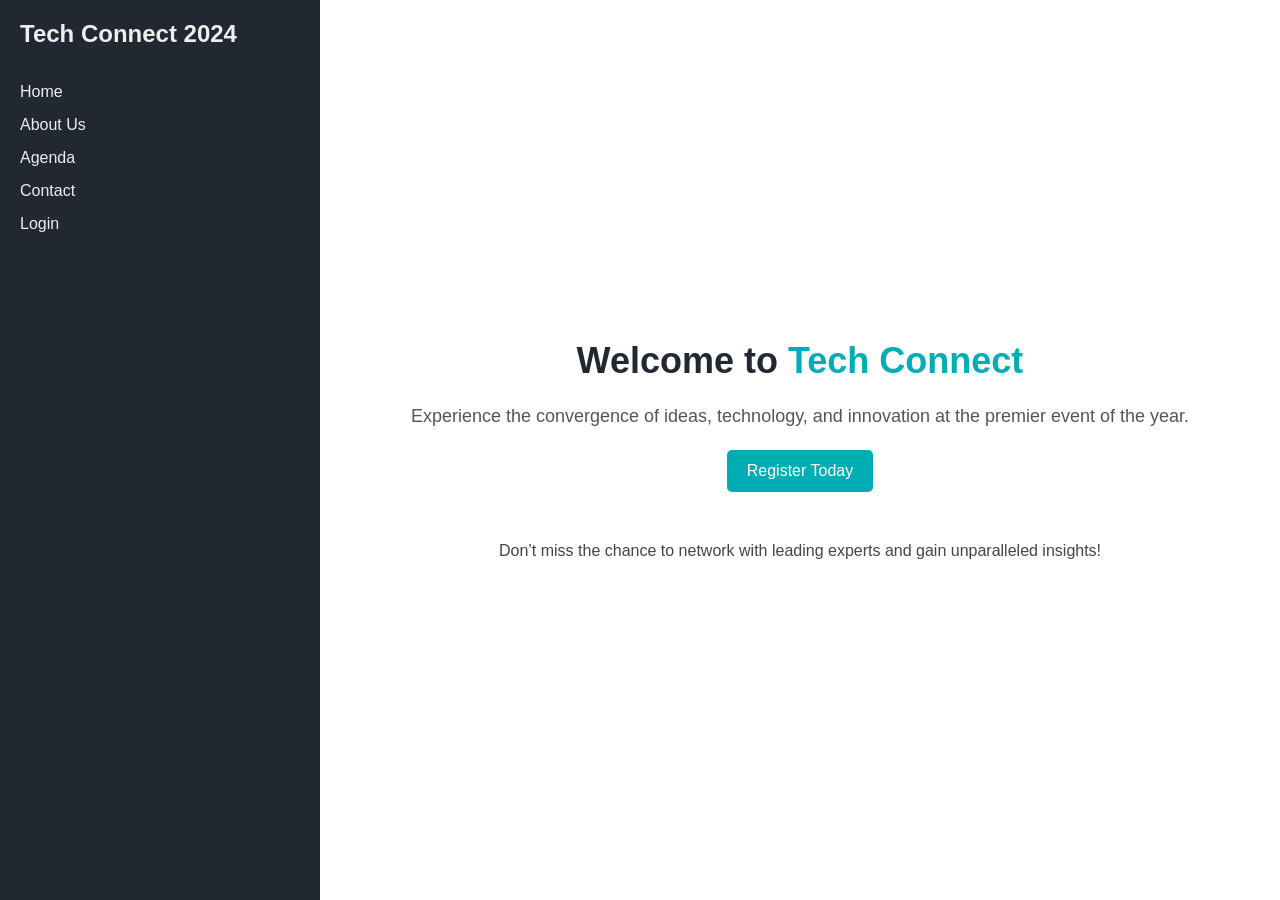
<file: index.html>
<!DOCTYPE html>
<html lang="en">
<head>
    <title>Tech Connect</title>
    <link rel="stylesheet" href="style.css">
</head>
<body>
    <div class="container">
        <aside class="sidebar">
            <h1 class="sidebar-title">Tech Connect 2024</h1>
            <nav class="sidebar-menu">
                <ul>
                    <li><a href="home.html">Home</a></li>
                    <li><a href="aboutus.html">About Us</a></li>
                    <li><a href="agenda.html">Agenda</a></li>
                    <li><a href="contact.html">Contact</a></li>
                    <li><a href="login.html">Login</a></li>
                </ul>
            </nav>
        </aside>
        <main class="main-content">
            <header class="header">
                <h2 class="header-title">Welcome to <span>Tech Connect</span></h2>
                <p class="header-description">Experience the convergence of ideas, technology, and innovation at the premier event of the year.</p>
                <button class="action-button"><a href="register.html">Register Today</a></button>
            </header>
            <section class="promo">
                <p class="promo-text">Don’t miss the chance to network with leading experts and gain unparalleled insights!</p>
            </section>
        </main>
    </div>
</body>
</html>
</file>
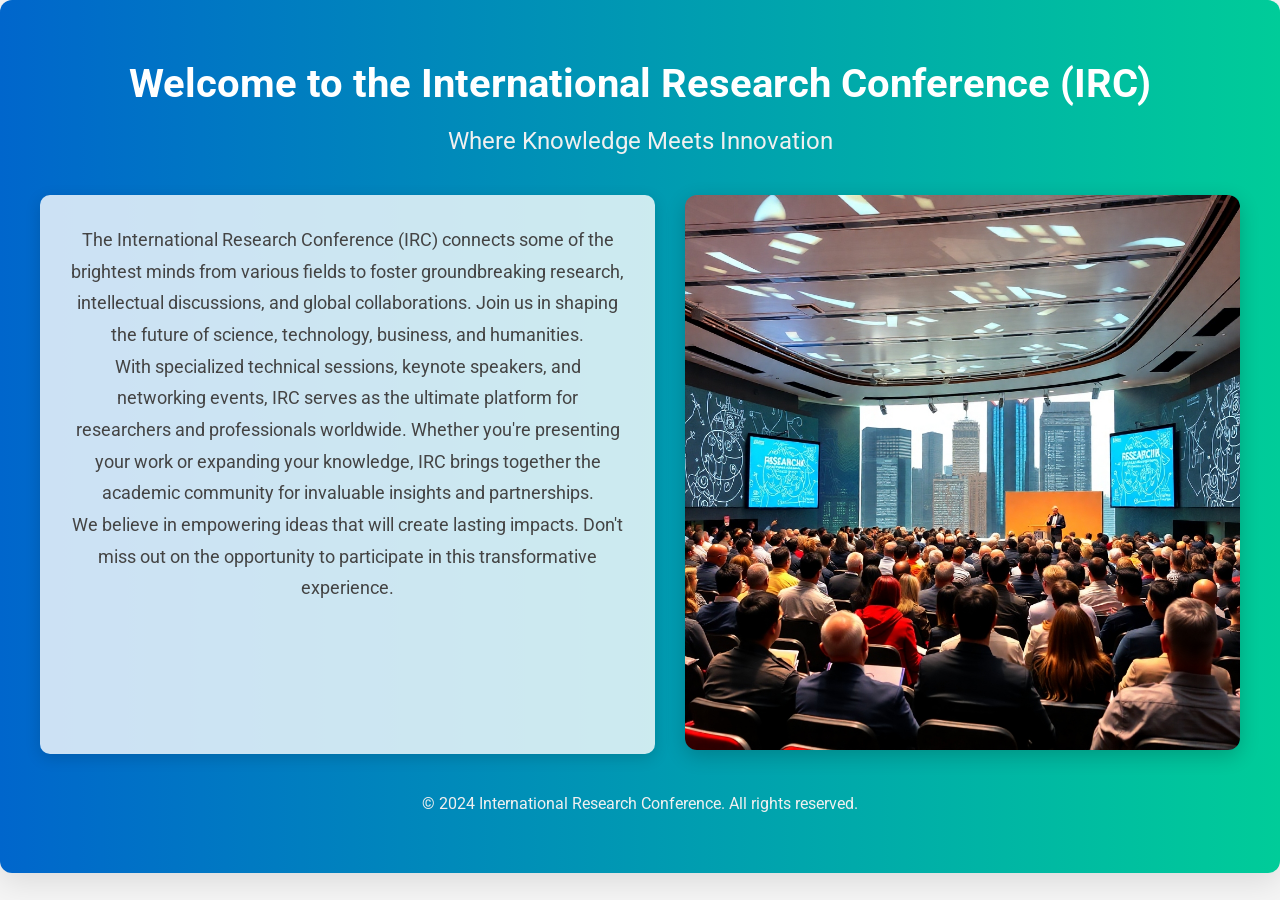
<file: aboutus.html>
<!DOCTYPE html>
<html lang="en">
<head>
    <meta charset="UTF-8">
    <meta name="viewport" content="width=device-width, initial-scale=1.0">
    <title>About IRC - International Research Conference</title>
    <link rel="stylesheet" href="aboutus.css">
    <link rel="preconnect" href="https://fonts.googleapis.com">
    <link rel="preconnect" href="https://fonts.gstatic.com" crossorigin>
    <link href="https://fonts.googleapis.com/css2?family=Roboto:wght@300;400;500&family=Spectral:wght@400;700&display=swap" rel="stylesheet">
</head>
<body>
    <section class="about-section">
        <div class="about-header">
            <h1>Welcome to the International Research Conference (IRC)</h1>
            <p>Where Knowledge Meets Innovation</p>
        </div>
        <div class="about-wrapper">
            <div class="about-text">
                <p>The International Research Conference (IRC) connects some of the brightest minds from various fields to foster groundbreaking research, intellectual discussions, and global collaborations. Join us in shaping the future of science, technology, business, and humanities.</p>
                <p>With specialized technical sessions, keynote speakers, and networking events, IRC serves as the ultimate platform for researchers and professionals worldwide. Whether you're presenting your work or expanding your knowledge, IRC brings together the academic community for invaluable insights and partnerships.</p>
                <p>We believe in empowering ideas that will create lasting impacts. Don't miss out on the opportunity to participate in this transformative experience. </p>
            </div>
            <div class="about-image">
                <img src="kp.png" alt="Research Conference">
            </div>
        </div>
        <div class="about-footer">
            <p>&copy; 2024 International Research Conference. All rights reserved.</p>
        </div>
    </section>
</body>
</html>
</file>
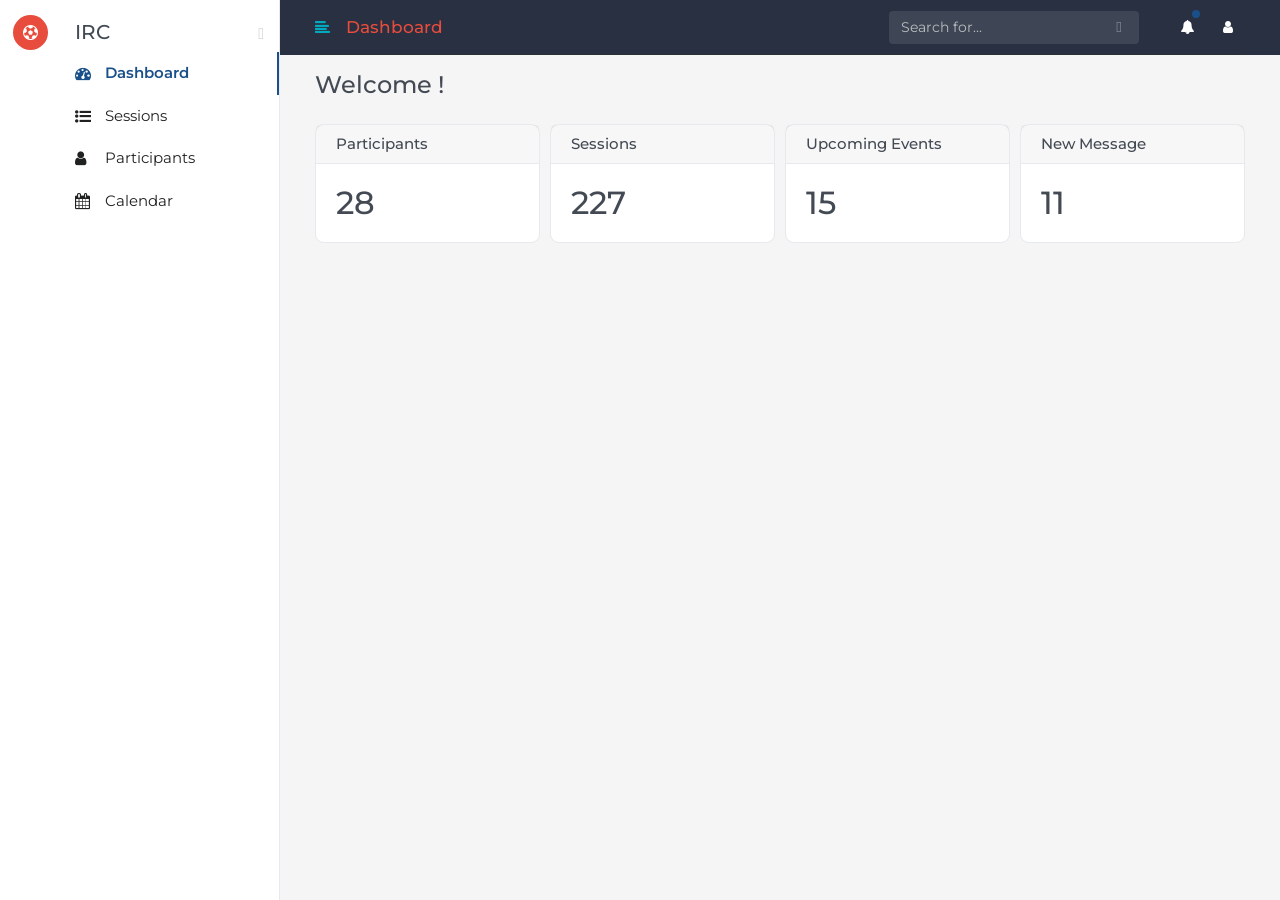
<file: admindashboard.html>
<!doctype html>
<html lang="en" dir="ltr">

<!-- soccer/project/  07 Jan 2020 03:36:49 GMT -->
<head>
<meta charset="UTF-8">
<meta name="viewport" content="width=device-width, user-scalable=no, initial-scale=1.0, maximum-scale=1.0, minimum-scale=1.0">
<meta http-equiv="X-UA-Compatible" content="ie=edge">

<link rel="icon" href="favicon.ico" type="image/x-icon"/>

<title>IRC</title>

<!-- Bootstrap Core and vandor -->
<link rel="stylesheet" href="assets/plugins/bootstrap/css/bootstrap.min.css" />
<link rel="stylesheet" href="https://cdnjs.cloudflare.com/ajax/libs/font-awesome/4.7.0/css/font-awesome.min.css">

<!-- Plugins css -->
<link rel="stylesheet" href="assets/plugins/charts-c3/c3.min.css"/>

<!-- Core css -->
<link rel="stylesheet" href="assets/css/main.css"/>
<link rel="stylesheet" href="assets/css/theme1.css"/>
</head>

<body class="font-montserrat">
<!-- Page Loader -->
<div class="page-loader-wrapper">
    <div class="loader">
    </div>
</div>

<div id="main_content">

    <div id="header_top" class="header_top">
        <div class="container">
            <div class="hleft">
                <a class="header-brand" href="index-2.html"><i class="fa fa-soccer-ball-o brand-logo"></i></a>
                
            </div>
            
        </div>
    </div>


    <div id="left-sidebar" class="sidebar ">
        <h5 class="brand-name">IRC <a href="javascript:void(0)" class="menu_option float-right"><i class="icon-grid font-16" data-toggle="tooltip" data-placement="left" title="Grid & List Toggle"></i></a></h5>
        <nav id="left-sidebar-nav" class="sidebar-nav">
            <ul class="metismenu">
                <li class="active"><a href="admindashboard.html"><i class="fa fa-dashboard"></i><span>Dashboard</span></a></li>                        
                <li><a href="sessions.html"><i class="fa fa-list-ul"></i><span>Sessions</span></a></li>
                <li><a href="participants.html"><i class="fa fa-user"></i><span>Participants</span></a></li>
                <li><a href="app-calendar.html"><i class="fa fa-calendar"></i><span>Calendar</span></a></li>
            </ul>
        </nav>        
    </div>

    <div class="page">
        <div id="page_top" class="section-body top_dark">
            <div class="container-fluid">
                <div class="page-header">
                    <div class="left">
                        <a href="javascript:void(0)" class="icon menu_toggle mr-3"><i class="fa  fa-align-left"></i></a>
                        <h1 class="page-title">Dashboard</h1>                        
                    </div>
                    <div class="right">
                        <div class="input-icon xs-hide mr-4">
                            <input type="text" class="form-control" placeholder="Search for...">
                            <span class="input-icon-addon"><i class="fe fe-search"></i></span>
                        </div>
                        <div class="notification d-flex">
                           
                            
                            <div class="dropdown d-flex">
                                <a class="nav-link icon d-none d-md-flex btn btn-default btn-icon ml-2" data-toggle="dropdown"><i class="fa fa-bell"></i><span class="badge badge-primary nav-unread"></span></a>
                                <div class="dropdown-menu dropdown-menu-right dropdown-menu-arrow">
                                    <ul class="list-unstyled feeds_widget">
                                        <li>
                                            <div class="feeds-left"><i class="fa fa-check"></i></div>
                                            <div class="feeds-body">
                                                <h4 class="title text-danger">Issue Fixed <small class="float-right text-muted">11:05</small></h4>
                                                <small>WE have fix all Design bug with Responsive</small>
                                            </div>
                                        </li>
                                        <li>
                                            <div class="feeds-left"><i class="fa fa-user"></i></div>
                                            <div class="feeds-body">
                                                <h4 class="title">New User <small class="float-right text-muted">10:45</small></h4>
                                                <small>I feel great! Thanks team</small>
                                            </div>
                                        </li>
                                        <li>
                                            <div class="feeds-left"><i class="fa fa-thumbs-o-up"></i></div>
                                            <div class="feeds-body">
                                                <h4 class="title">7 New Feedback <small class="float-right text-muted">Today</small></h4>
                                                <small>It will give a smart finishing to your site</small>
                                            </div>
                                        </li>
                                        <li>
                                            <div class="feeds-left"><i class="fa fa-question-circle"></i></div>
                                            <div class="feeds-body">
                                                <h4 class="title text-warning">Server Warning <small class="float-right text-muted">10:50</small></h4>
                                                <small>Your connection is not private</small>
                                            </div>
                                        </li>
                                        <li>
                                            <div class="feeds-left"><i class="fa fa-shopping-cart"></i></div>
                                            <div class="feeds-body">
                                                <h4 class="title">7 New Orders <small class="float-right text-muted">11:35</small></h4>
                                                <small>You received a new oder from Tina.</small>
                                            </div>
                                        </li>                                   
                                    </ul>
                                    <div class="dropdown-divider"></div>
                                    <a href="javascript:void(0)" class="dropdown-item text-center text-muted-dark readall">Mark all as read</a>
                                </div>
                            </div>
                            <div class="dropdown d-flex">
                                <a class="nav-link icon d-none d-md-flex btn btn-default btn-icon ml-2" data-toggle="dropdown"><i class="fa fa-user"></i></a>
                                <div class="dropdown-menu dropdown-menu-right dropdown-menu-arrow">
                                    <a class="dropdown-item" href="page-profile.html"><i class="dropdown-icon fe fe-user"></i> Profile</a>
                                    <a class="dropdown-item" href="app-setting.html"><i class="dropdown-icon fe fe-settings"></i> Settings</a>
                                    <a class="dropdown-item" href="javascript:void(0)"><span class="float-right"><span class="badge badge-primary">6</span></span><i class="dropdown-icon fe fe-mail"></i> Inbox</a>
                                    <a class="dropdown-item" href="javascript:void(0)"><i class="dropdown-icon fe fe-send"></i> Message</a>
                                    <div class="dropdown-divider"></div>
                                    <a class="dropdown-item" href="javascript:void(0)"><i class="dropdown-icon fe fe-help-circle"></i> Need help?</a>
                                    <a class="dropdown-item" href="login.html"><i class="dropdown-icon fe fe-log-out"></i> Sign out</a>
                                </div>
                            </div>
                        </div>
                    </div>
                </div>
            </div>
        </div>
        <div class="section-body mt-3">
            <div class="container-fluid">
                <div class="row clearfix">
                    <div class="col-lg-12">
                        <div class="mb-4">
                            <h4>Welcome !</h4>
                          
                        </div>                        
                    </div>
                </div>
                <div class="row clearfix row-deck">
                    <div class="col-xl-3 col-lg-4 col-md-6">
                        <div class="card">
                            <div class="card-header">
                                <h3 class="card-title">Participants</h3>
                            </div>
                            <div class="card-body">
                                <h5 class="number mb-0 font-32 counter">31</h5>
                            </div>
                        </div>
                    </div>
                    <div class="col-xl-3 col-lg-4 col-md-6">
                        <div class="card">
                            <div class="card-header">
                                <h3 class="card-title">Sessions</h3>
                            </div>
                            <div class="card-body">
                                <h5 class="number mb-0 font-32 counter">245</h5>
                            </div>
                        </div>
                    </div>
                    <div class="col-xl-3 col-lg-4 col-md-6">
                        <div class="card">
                            <div class="card-header">
                                <h3 class="card-title">Upcoming Events</h3>
                            </div>
                            <div class="card-body">
                                <h5 class="number mb-0 font-32 counter">17</h5>
                            </div>
                        </div>
                    </div>
                    <div class="col-xl-3 col-lg-4 col-md-6">
                        <div class="card">
                            <div class="card-header">
                                <h3 class="card-title">New Message</h3>
                            </div>
                            <div class="card-body">
                                <h5 class="number mb-0 font-32 counter">12</h5>
                            </div>
                        </div>
                    </div>
                    
                </div>
                
            </div>
        </div>
          
        
    </div>    
</div>


<script src="assets/bundles/lib.vendor.bundle.js"></script>

<script src="assets/bundles/apexcharts.bundle.js"></script>
<script src="assets/bundles/counterup.bundle.js"></script>
<script src="assets/bundles/knobjs.bundle.js"></script>
<script src="assets/bundles/c3.bundle.js"></script>

<script src="assets/js/core.js"></script>
<script src="assets/js/page/project-index.js"></script>
</body>

<!-- soccer/project/  07 Jan 2020 03:37:22 GMT -->
</html>
</file>
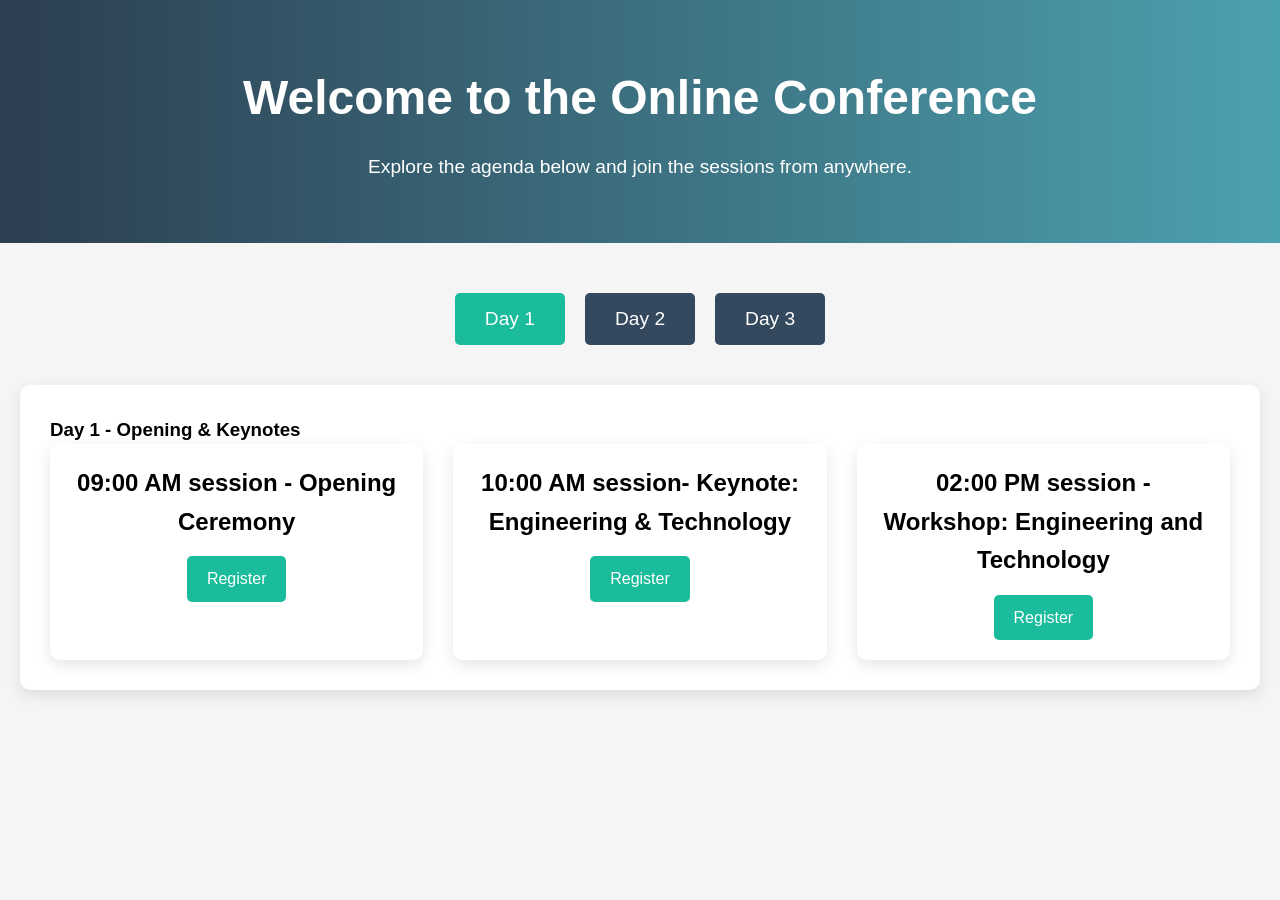
<file: agenda.html>
<!DOCTYPE html>
<html lang="en">
<head>
    <meta charset="UTF-8">
    <meta name="viewport" content="width=device-width, initial-scale=1.0">
    <title>Online Conference Schedule</title>
    <link rel="stylesheet" href="agenda.css">
</head>
<body>
    <!-- Header Section -->
    <header class="header">
        <div class="container">
            <h1>Welcome to the Online Conference</h1>
            <p>Explore the agenda below and join the sessions from anywhere.</p>
        </div>
    </header>

    <!-- Schedule Section -->
    <section id="schedule" class="schedule-section">
        <div class="container">
            <!-- Day Tabs -->
            <div class="tabs">
                <button class="tab-button active" onclick="showDay('day1')">Day 1</button>
                <button class="tab-button" onclick="showDay('day2')">Day 2</button>
                <button class="tab-button" onclick="showDay('day3')">Day 3</button>
            </div>

            <!-- Schedule Content -->
            <div id="day1" class="tab-content active">
                <h3>Day 1 - Opening & Keynotes</h3>
                <div class="schedule-cards">
                    <div class="schedule-card">
                        <h4>09:00 AM session - Opening Ceremony</h4>
                        <a href="https://zoom.us/opening-ceremony" target="_blank" class="button">Register</a>
                    </div>
                    <div class="schedule-card">
                        <h4>10:00 AM session- Keynote: Engineering & Technology</h4>
                        
                        <a href="https://zoom.us/keynote1" target="_blank" class="button">Register</a>
                    </div>
                    <div class="schedule-card">
                        <h4>02:00 PM session - Workshop: Engineering and Technology</h4>
                        <a href="https://zoom.us/workshop1" target="_blank" class="button">Register</a>
                    </div>
                </div>
            </div>

            <div id="day2" class="tab-content">
                <h3>Day 2 - Paper Presentations</h3>
                <div class="schedule-cards">
                    <div class="schedule-card">
                        <h4>09:30 AM session- Session: Mathematics and Statistics</h4>
                        <a href="https://zoom.us/session1" target="_blank" class="button">Register</a>
                    </div>
                    <div class="schedule-card">
                        <h4>11:00 AM session- Panel Discussion: Mathematics</h4>
                        <a href="https://zoom.us/panel1" target="_blank" class="button">Register</a>
                    </div>
                </div>
            </div>

            <div id="day3" class="tab-content">
                <h3>Day 3 - Closing Events</h3>
                <div class="schedule-cards">
                    <div class="schedule-card">
                        <h4>10:00 AM session- Keynote: Business and Economics</h4>
                      
                        <a href="https://zoom.us/keynote2" target="_blank" class="button">Register</a>
                    </div>
                    <div class="schedule-card">
                        <h4>01:00 PM session- Closing Remarks</h4>
                        <a href="https://zoom.us/closing-remarks" target="_blank" class="button">Register</a>
                    </div>
                </div>
            </div>
        </div>
    </section>

    <script src="agenda.js"></script>
</body>
</html>
</file>
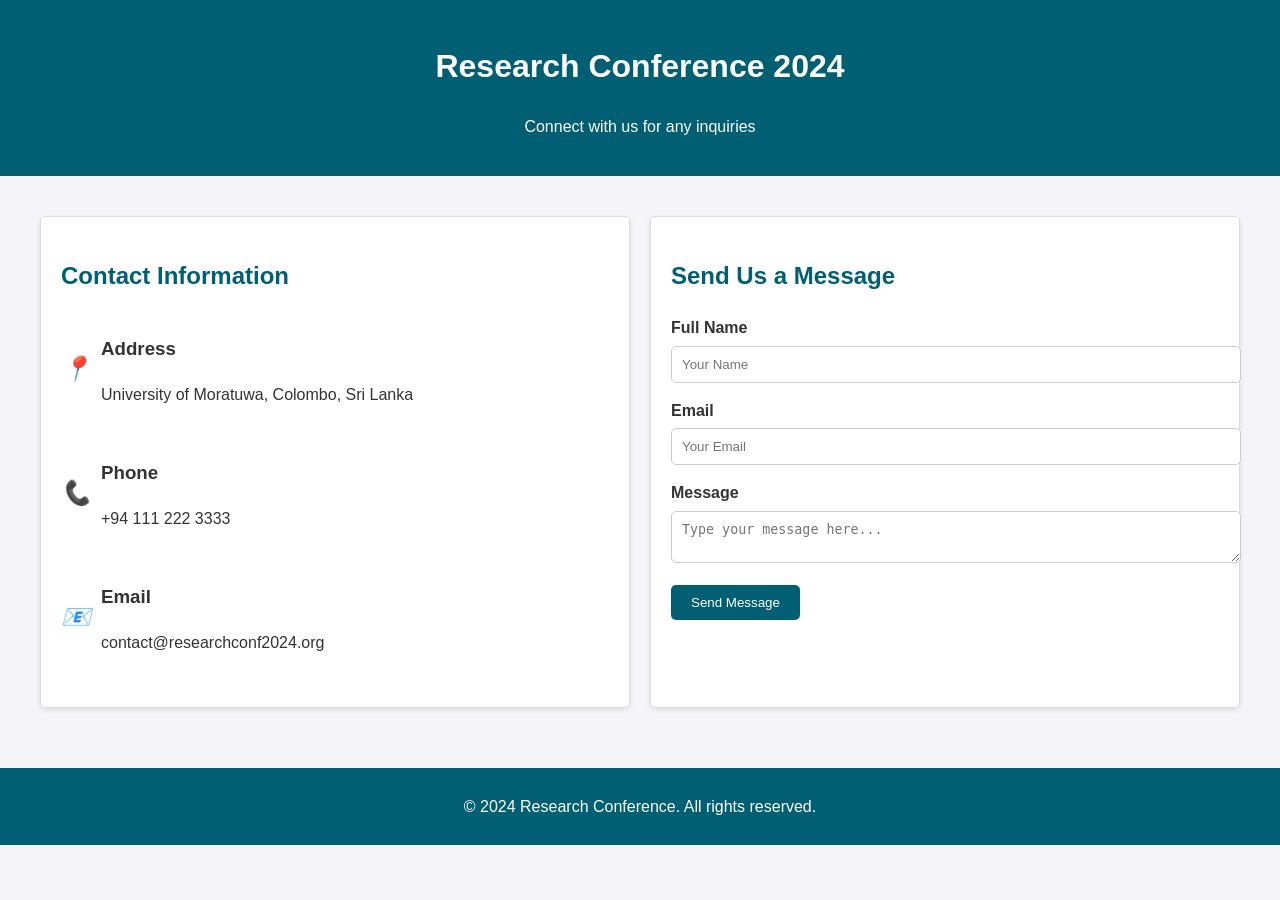
<file: contact.html>
<!DOCTYPE html>
<html>
<head>
    <meta name="viewport" content="width=device-width, initial-scale=1.0">
    <title>Contact Us - Research Conference</title>
    <link rel="stylesheet" href="contact.css">
</head>
<body>
    <header class="header">
        <h1>Research Conference 2024</h1>
        <p>Connect with us for any inquiries</p>
    </header>

    <section class="contact-section">
        <div class="contact-container">
            <div class="contact-info">
                <h2>Contact Information</h2>
                <div class="info-item">
                    <i class="icon">📍</i>
                    <div>
                        <h3>Address</h3>
                        <p>University of Moratuwa, Colombo, Sri Lanka</p>
                    </div>
                </div>
                <div class="info-item">
                    <i class="icon">📞</i>
                    <div>
                        <h3>Phone</h3>
                        <p>+94 111 222 3333</p>
                    </div>
                </div>
                <div class="info-item">
                    <i class="icon">📧</i>
                    <div>
                        <h3>Email</h3>
                        <p>contact@researchconf2024.org</p>
                    </div>
                </div>
            </div>

            <div class="contact-form">
                <h2>Send Us a Message</h2>
                <form>
                    <div class="form-group">
                        <label for="name">Full Name</label>
                        <input type="text" id="name" placeholder="Your Name" required>
                    </div>
                    <div class="form-group">
                        <label for="email">Email</label>
                        <input type="email" id="email" placeholder="Your Email" required>
                    </div>
                    <div class="form-group">
                        <label for="message">Message</label>
                        <textarea id="message" placeholder="Type your message here..." required></textarea>
                    </div>
                    <button type="submit">Send Message</button>
                </form>
            </div>
        </div>
    </section>

    <footer class="footer">
        <p>&copy; 2024 Research Conference. All rights reserved.</p>
    </footer>
</body>
</html>
</file>
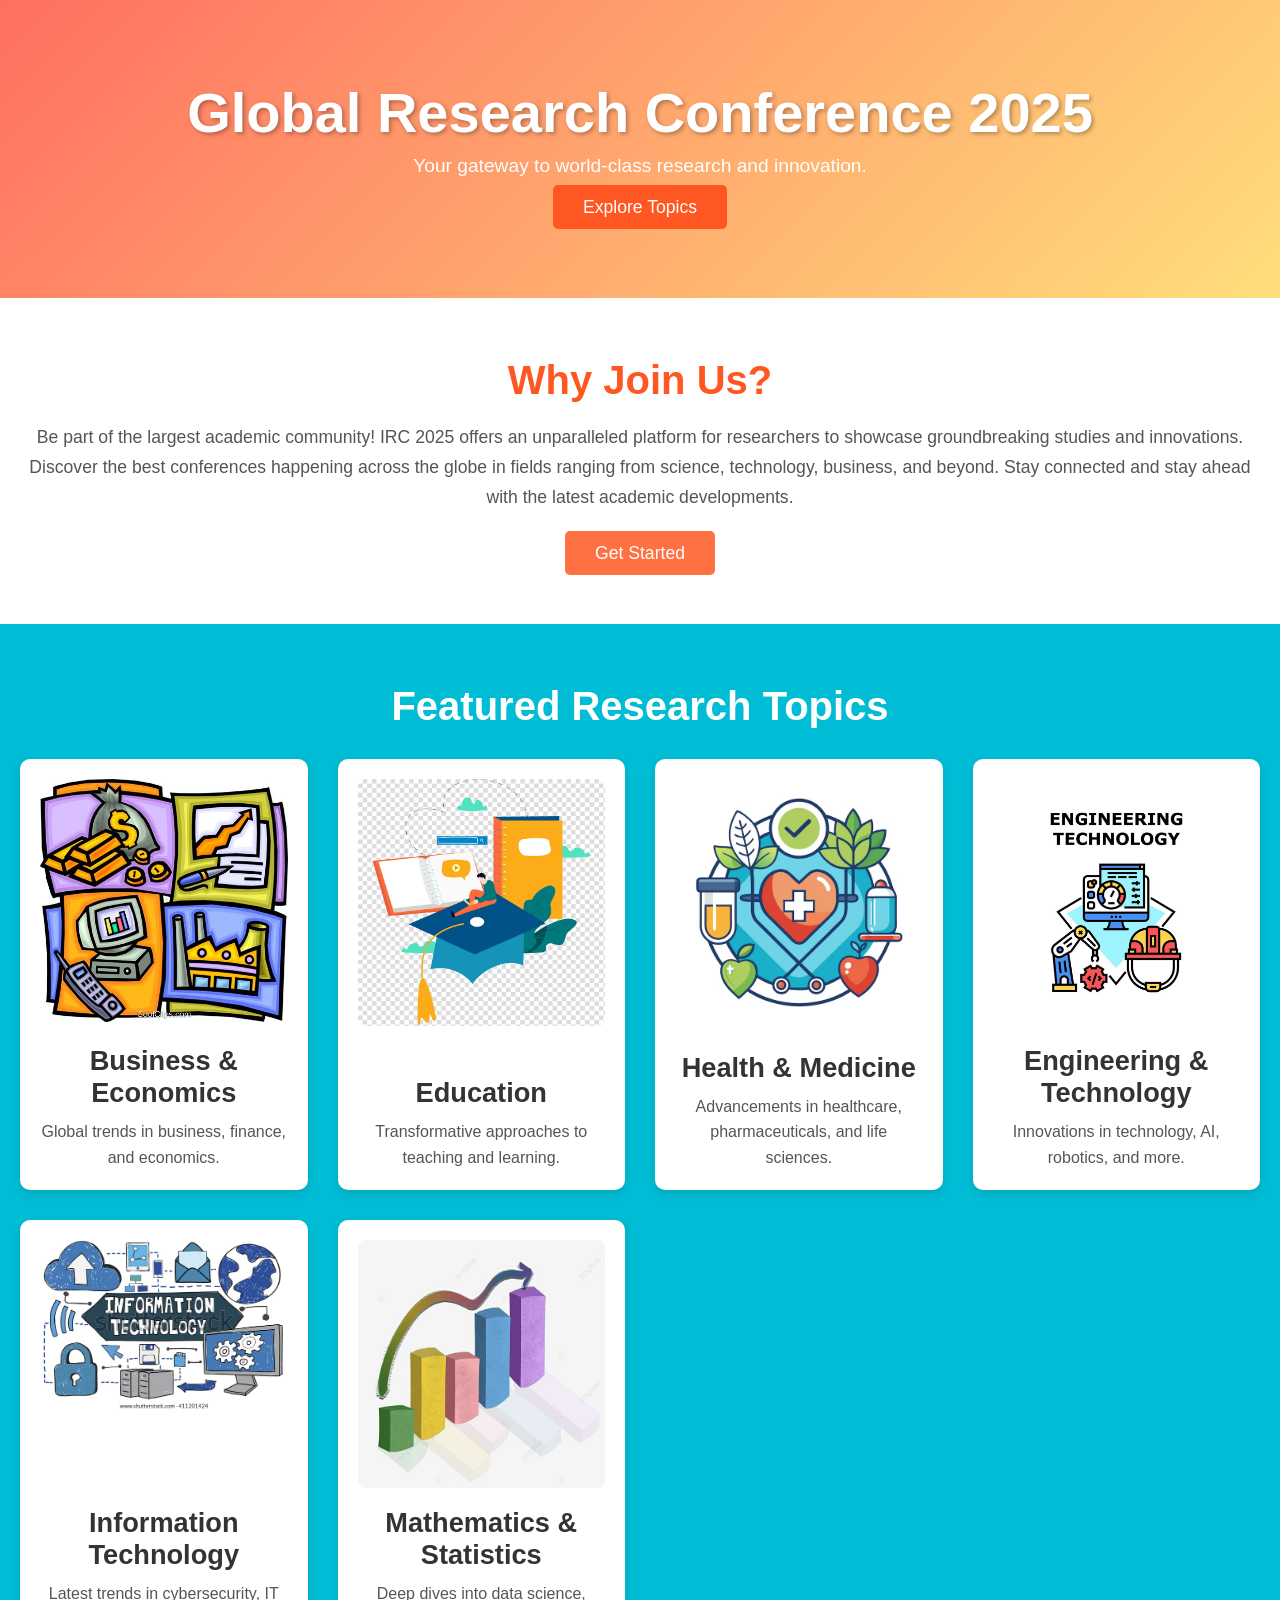
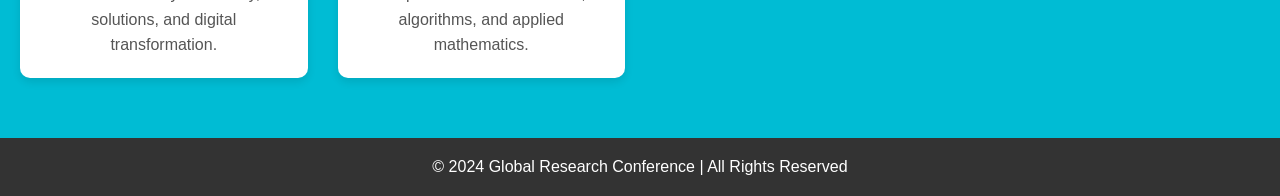
<file: home.html>
<!DOCTYPE html>
<html lang="en">
<head>
    <meta charset="UTF-8">
    <meta name="viewport" content="width=device-width, initial-scale=1.0">
    <title>Global Research Conference 2025</title>
    <link rel="stylesheet" href="home.css">
</head>
<body>
    <!-- Header Section -->
    <header class="header">
        <div class="header-content">
            <h1>Global Research Conference 2025</h1>
            <p>Your gateway to world-class research and innovation.</p>
            <a href="#topics" class="explore-btn">Explore Topics</a>
        </div>
    </header>

    <!-- Introduction Section -->
    <section class="intro">
        <div class="intro-content">
            <h2>Why Join Us?</h2>
            <p>Be part of the largest academic community! IRC 2025 offers an unparalleled platform for researchers to showcase groundbreaking studies and innovations. Discover the best conferences happening across the globe in fields ranging from science, technology, business, and beyond. Stay connected and stay ahead with the latest academic developments.</p>
            <a href="#topics" class="btn">Get Started</a>
        </div>
    </section>

    <!-- Conference Topics Section -->
    <section id="topics" class="topics">
        <h2>Featured Research Topics</h2>
        <div class="topics-grid">
            <div class="topic-card">
                <div class="card-image">
                    <img src="business.jpg" alt="Business and Economics">
                </div>
                <div class="card-text">
                    <h3>Business & Economics</h3>
                    <p>Global trends in business, finance, and economics.</p>
                </div>
            </div>
            <div class="topic-card">
                <div class="card-image">
                    <img src="education.jpg" alt="Education">
                </div>
                <div class="card-text">
                    <h3>Education</h3>
                    <p>Transformative approaches to teaching and learning.</p>
                </div>
            </div>
            <div class="topic-card">
                <div class="card-image">
                    <img src="health.jpg" alt="Health and Medicine">
                </div>
                <div class="card-text">
                    <h3>Health & Medicine</h3>
                    <p>Advancements in healthcare, pharmaceuticals, and life sciences.</p>
                </div>
            </div>
            <div class="topic-card">
                <div class="card-image">
                    <img src="engineering.jpg" alt="Engineering Topics">
                </div>
                <div class="card-text">
                    <h3>Engineering & Technology</h3>
                    <p>Innovations in technology, AI, robotics, and more.</p>
                </div>
            </div>
            <div class="topic-card">
                <div class="card-image">
                    <img src="information.jpg" alt="Information Technology">
                </div>
                <div class="card-text">
                    <h3>Information Technology</h3>
                    <p>Latest trends in cybersecurity, IT solutions, and digital transformation.</p>
                </div>
            </div>
            <div class="topic-card">
                <div class="card-image">
                    <img src="maths.jpg" alt="Mathematics and Statistics">
                </div>
                <div class="card-text">
                    <h3>Mathematics & Statistics</h3>
                    <p>Deep dives into data science, algorithms, and applied mathematics.</p>
                </div>
            </div>
        </div>
    </section>

    <!-- Footer Section -->
    <footer class="footer">
        <p>© 2024 Global Research Conference | All Rights Reserved</p>
    </footer>
</body>
</html>
</file>
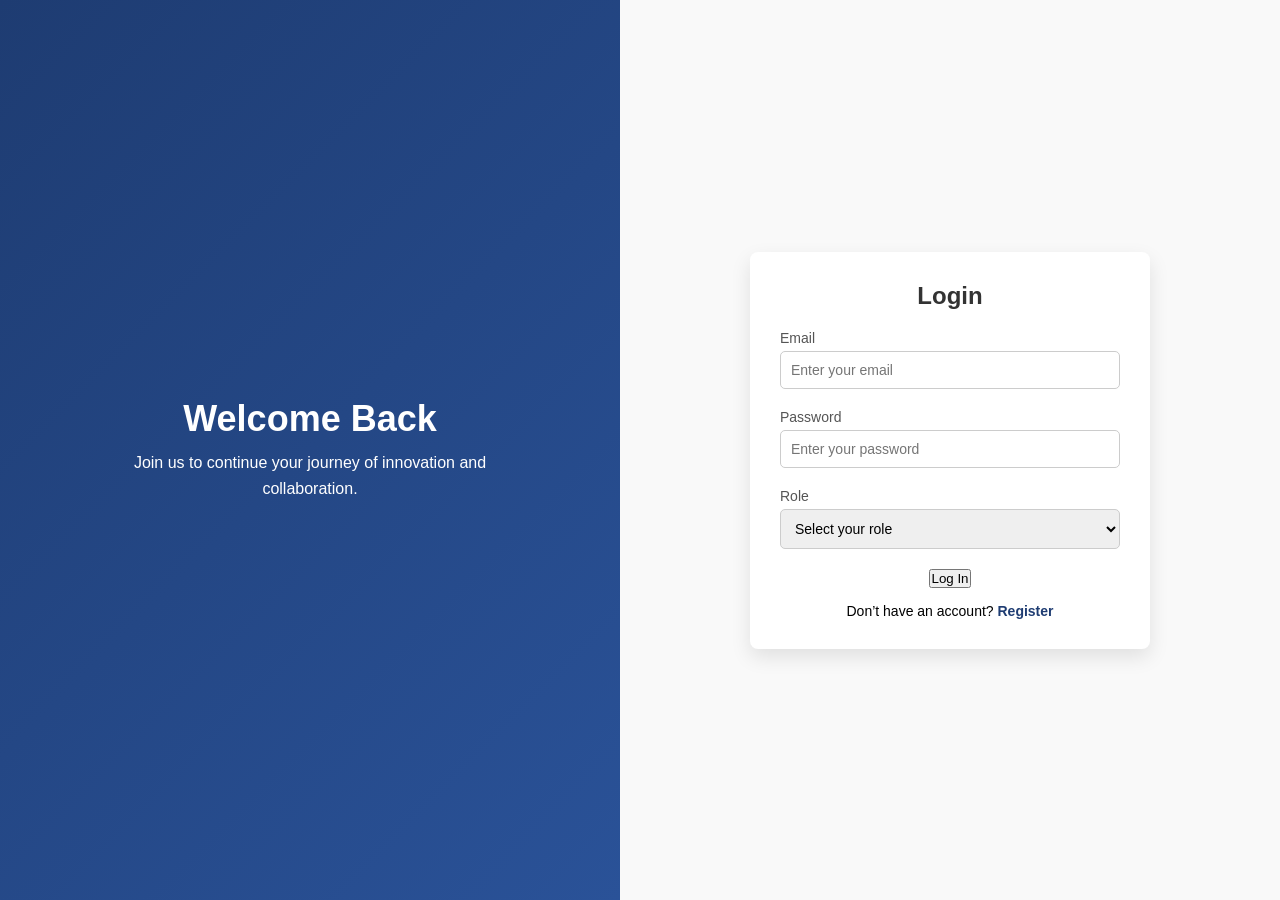
<file: login.html>
<!DOCTYPE html>
<html lang="en">
<head>
    <meta charset="UTF-8">
    <meta name="viewport" content="width=device-width, initial-scale=1.0">
    <title>Login</title>
    <link rel="stylesheet" href="split-style.css">
	    <script src="login.js" defer></script> <!-- Link to external JS file for validation -->

</head>
<body>
    <div class="login-container">
        <!-- Left Section -->
        <div class="left-section">
            <div class="welcome-text">
                <h1>Welcome Back</h1>
                <p>Join us to continue your journey of innovation and collaboration.</p>
            </div>
        </div>

        <!-- Right Section -->
        <div class="right-section">
            <div class="form-area">
                <h2>Login</h2>
                <form action="login.php" method="post">
                    <!-- Email -->
                    <div class="form-group">
                        <label for="email-address">Email</label>
                        <input type="email" id="email-address" name="email_address" placeholder="Enter your email" required>
			                <span id="email-address-error" class="error-message"></span> <!-- Error Message -->

                    </div>

                    <!-- Password -->
                    <div class="form-group">
                        <label for="password">Password</label>
                        <input type="password" id="password" name="password" placeholder="Enter your password" required>
		                   <span id="password-error" class="error-message"></span> <!-- Error Message -->

                    </div>

                    <!-- Role -->
                    <div class="form-group">
                        <label for="user-role">Role</label>
                        <select id="user-role" name="role" required>
                            <option value="" disabled selected>Select your role</option>
                            <option value="Participant">Participant</option>
                            <option value="Admin">Admin</option>
                        </select>
                    </div>

                    <!-- Submit Button -->
                    <button type="submit" class="submit-btn">Log In</button>

                    <!-- Register Link -->
                    <p class="register-text">
                        Don’t have an account? <a href="register.html">Register</a>
                    </p>
                </form>
            </div>
        </div>
    </div>
</body>
</html>
</file>
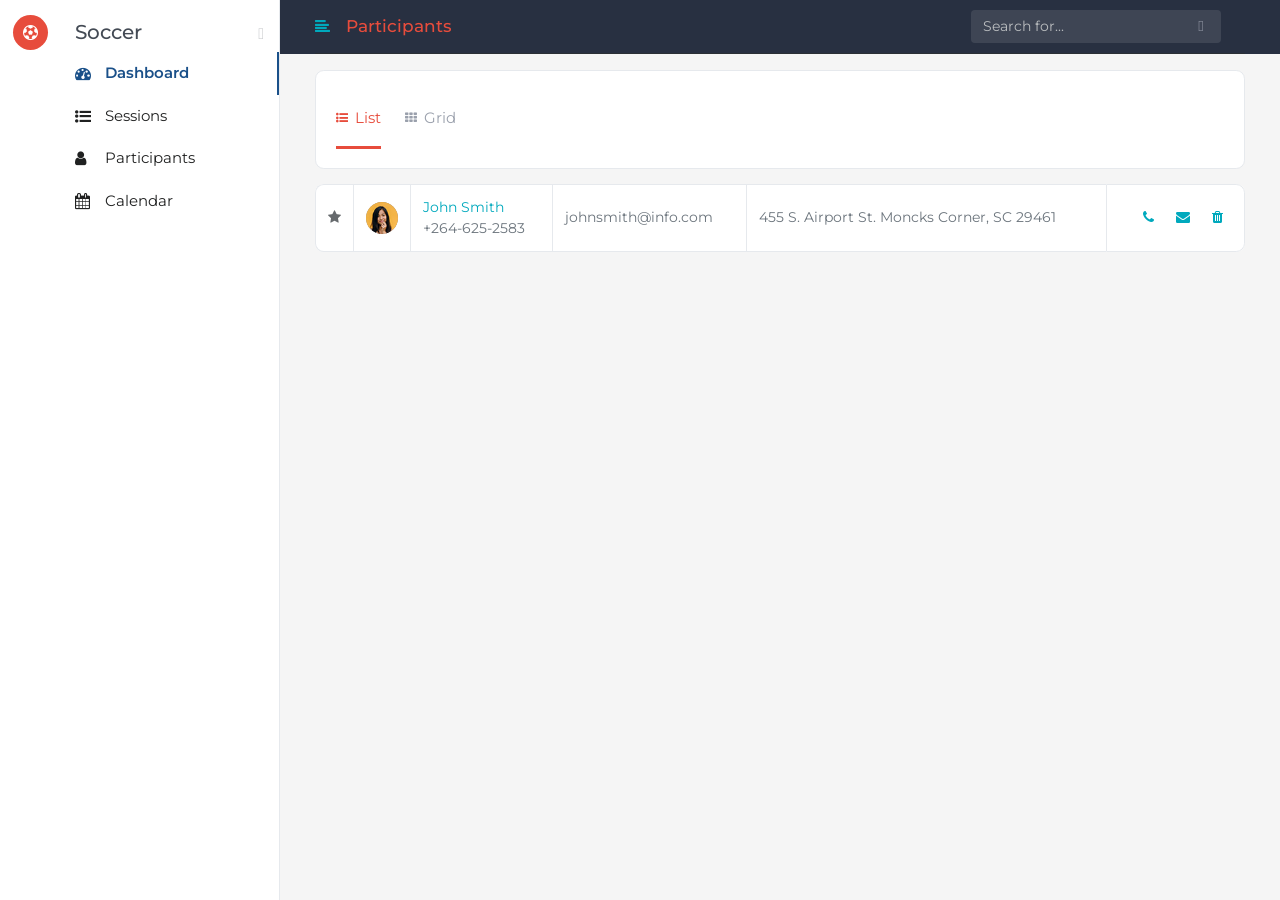
<file: participants.html>
<!doctype html>
<html lang="en" dir="ltr">

<!-- soccer/project/  07 Jan 2020 03:36:49 GMT -->
<head>
<meta charset="UTF-8">
<meta name="viewport" content="width=device-width, user-scalable=no, initial-scale=1.0, maximum-scale=1.0, minimum-scale=1.0">
<meta http-equiv="X-UA-Compatible" content="ie=edge">

<link rel="icon" href="favicon.ico" type="image/x-icon"/>

<title>IRC</title>

<!-- Bootstrap Core and vandor -->
<link rel="stylesheet" href="assets/plugins/bootstrap/css/bootstrap.min.css" />
<link rel="stylesheet" href="https://cdnjs.cloudflare.com/ajax/libs/font-awesome/4.7.0/css/font-awesome.min.css">

<!-- Plugins css -->
<link rel="stylesheet" href="assets/plugins/charts-c3/c3.min.css"/>

<!-- Core css -->
<link rel="stylesheet" href="assets/css/main.css"/>
<link rel="stylesheet" href="assets/css/theme1.css"/>
</head>

<body class="font-montserrat">
<!-- Page Loader -->
<div class="page-loader-wrapper">
    <div class="loader">
    </div>
</div>

<div id="main_content">

    <div id="header_top" class="header_top">
        <div class="container">
            <div class="hleft">
                <a class="header-brand" href="index-2.html"><i class="fa fa-soccer-ball-o brand-logo"></i></a>
                
            </div>
            
        </div>
    </div>


    <div id="left-sidebar" class="sidebar ">
        <h5 class="brand-name">Soccer <a href="javascript:void(0)" class="menu_option float-right"><i class="icon-grid font-16" data-toggle="tooltip" data-placement="left" title="Grid & List Toggle"></i></a></h5>
        <nav id="left-sidebar-nav" class="sidebar-nav">
            <ul class="metismenu">
                <li class="active"><a href="admindashboard.html"><i class="fa fa-dashboard"></i><span>Dashboard</span></a></li>                        
                <li><a href="sessions.html"><i class="fa fa-list-ul"></i><span>Sessions</span></a></li>
                <li><a href="project-ticket-details.html"><i class="fa fa-user"></i><span>Participants</span></a></li>
                <li><a href="app-calendar.html"><i class="fa fa-calendar"></i><span>Calendar</span></a></li>
            </ul>
        </nav>        
    </div>

    <div class="page">
        <div id="page_top" class="section-body top_dark">
            <div class="container-fluid">
                <div class="page-header">
                    <div class="left">
                        <a href="javascript:void(0)" class="icon menu_toggle mr-3"><i class="fa  fa-align-left"></i></a>
                        <h1 class="page-title">Participants</h1>                        
                    </div>
                    <div class="right">
                        <div class="input-icon xs-hide mr-4">
                            <input type="text" class="form-control" placeholder="Search for...">
                            <span class="input-icon-addon"><i class="fe fe-search"></i></span>
                        </div>
                        <div class="notification d-flex">
                            
                           
                        </div>
                    </div>
                </div>
            </div>
        </div>
        <div class="section-body mt-3">
            <div class="container-fluid">
                <div class="row clearfix">
                    <div class="col-lg-12">
                        <div class="card">
                            <div class="card-body">
                                <div class="d-md-flex justify-content-between">
                                    <ul class="nav nav-tabs b-none">
                                        <li class="nav-item"><a class="nav-link active" id="list-tab" data-toggle="tab" href="#list"><i class="fa fa-list-ul"></i> List</a></li>
                                        <li class="nav-item"><a class="nav-link" id="grid-tab" data-toggle="tab" href="#grid"><i class="fa fa-th"></i> Grid</a></li>
                                        
                                    </ul>
                                    
                                </div>
                                
                            </div>
                        </div>
                    </div>
                </div>
            </div>
        </div>
        <div class="section-body">
            <div class="container-fluid">
                <div class="tab-content">
                    <div class="tab-pane fade show active" id="list" role="tabpanel">
                        <div class="row clearfix">
                            <div class="col-lg-12">
                                <div class="table-responsive" id="users">
                                    <table class="table table-hover table-vcenter text-nowrap table_custom border-style list">
                                        <tbody>
                                            <tr class="">
                                                <td class="width35 hidden-xs">
                                                    <a href="javascript:void(0);" class="mail-star"><i class="fa fa-star"></i></a>
                                                </td>
                                                <td class="text-center width40">
                                                    <div class="avatar d-block">
                                                        <img class="avatar" src="assets/images/xs/avatar4.jpg" alt="avatar">
                                                    </div>
                                                </td>
                                                <td>
                                                    <div><a href="javascript:void(0);">John Smith</a></div>
                                                    <div class="text-muted">+264-625-2583</div>
                                                </td>
                                                <td class="hidden-xs">
                                                    <div class="text-muted">johnsmith@info.com</div>
                                                </td>
                                                <td class="hidden-sm">
                                                    <div class="text-muted">455 S. Airport St. Moncks Corner, SC 29461</div>                                                
                                                </td>
                                                <td class="text-right">
                                                    <a class="btn btn-sm btn-link" href="javascript:void(0)" data-toggle="tooltip" title="Phone"><i class="fa fa-phone"></i></a>
                                                    <a class="btn btn-sm btn-link" href="javascript:void(0)" data-toggle="tooltip" title="Mail"><i class="fa fa-envelope"></i></a>
                                                    <a class="btn btn-sm btn-link hidden-xs js-sweetalert" data-type="confirm" href="javascript:void(0)" data-toggle="tooltip" title="Delete"><i class="fa fa-trash"></i></a>
                                                </td>
                                            </tr>
                                            
                                            
                                        </tbody>
                                    </table>
                                </div>
                            </div>
                        </div>
                    </div>
                    <div class="tab-pane fade" id="grid" role="tabpanel">
                        <div class="row row-deck">
                            <div class="col-lg-3 col-md-6 col-sm-12">
                                <div class="card " >
                                    <div class="card-body">
                                        <div class="card-status bg-blue"></div>
                                        <div class="mb-3"> <img src="assets/images/sm/avatar1.jpg" class="rounded-circle w100" alt=""> </div>
                                        <div class="mb-2">
                                            <h5 class="mb-0">Paul Schmidt</h5>
                                            <p class="text-muted">Aalizeethomas@info.com</p>
                                            <span>Lorem ipsum dolor sit amet, consectetur adipisicing elit. Aperiam deleniti fugit incidunt</span>
                                        </div>
                                        <span class="font-12 text-muted">Common Contact</span>
                                        <ul class="list-unstyled team-info margin-0 pt-2">
                                            <li><img src="assets/images/xs/avatar1.jpg" alt="Avatar"></li>
                                            <li><img src="assets/images/xs/avatar8.jpg" alt="Avatar"></li>
                                            <li><img src="assets/images/xs/avatar2.jpg" alt="Avatar"></li>
                                        </ul>
                                    </div>
                                </div>
                            </div>
                            
                          
                           
                            
                            
                        </div>
                    </div>
                    
                </div>
            </div>
        </div>
        
    </div>
</div>

<script src="assets/bundles/lib.vendor.bundle.js"></script>

<script src="assets/bundles/apexcharts.bundle.js"></script>
<script src="assets/bundles/counterup.bundle.js"></script>
<script src="assets/bundles/knobjs.bundle.js"></script>
<script src="assets/bundles/c3.bundle.js"></script>

<script src="assets/js/core.js"></script>
<script src="assets/js/page/project-index.js"></script>
</body>

<!-- soccer/project/  07 Jan 2020 03:37:22 GMT -->
</html>
</file>
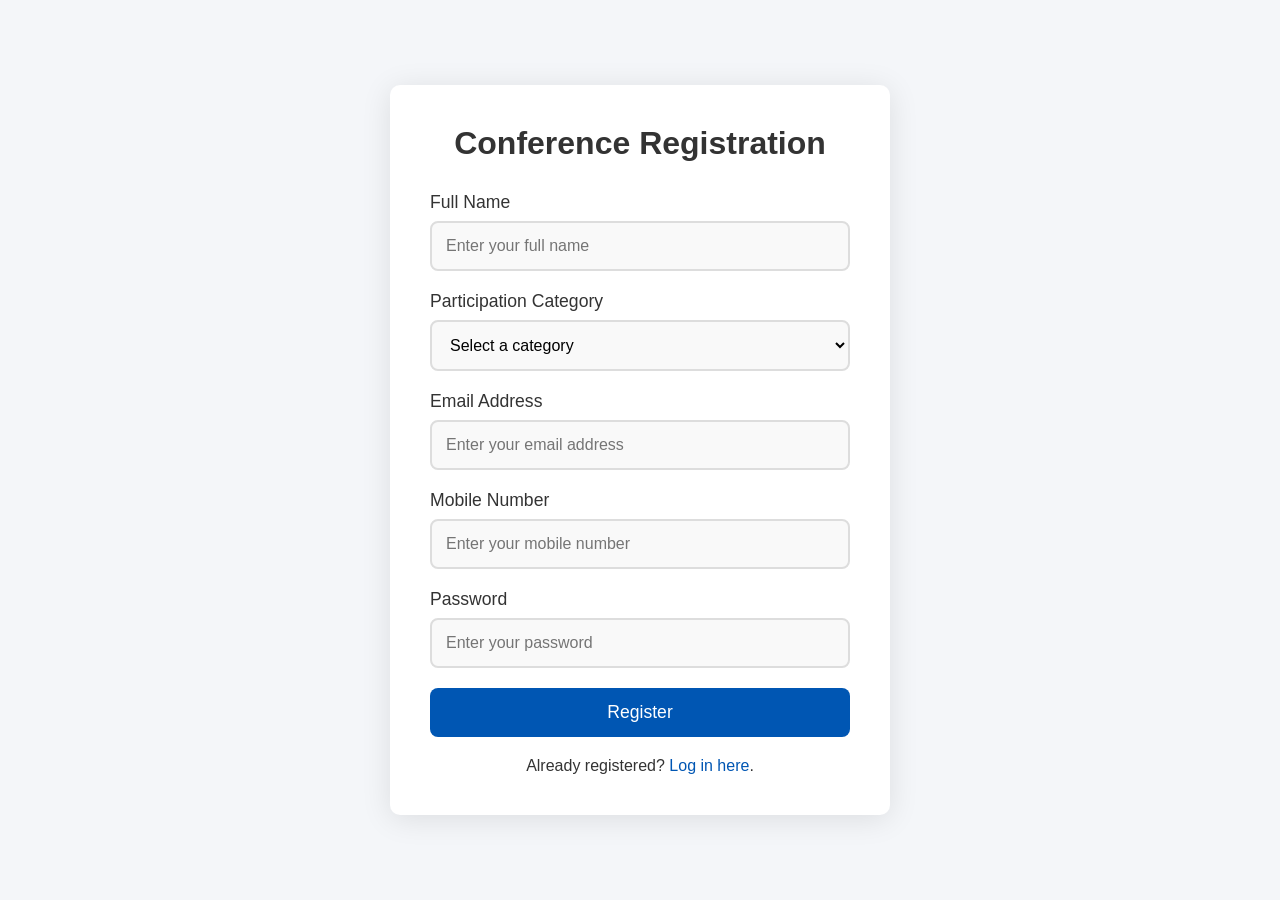
<file: register.html>
<!DOCTYPE html>
<html lang="en">
<head>
    <meta charset="UTF-8">
    <meta name="viewport" content="width=device-width, initial-scale=1.0">
    <title>Conference Registration</title>
    <link rel="stylesheet" href="register.css">
</head>
<body>
    <section class="registration-form">
        <div class="container">
            <h2>Conference Registration</h2>
            <form id="registration-form" action="register.php" method="post">
                <div class="form-row">
                    <div class="form-group">
                        <label for="name-with-initials">Full Name</label>
                        <input type="text" id="name-with-initials" name="name_with_initials" placeholder="Enter your full name" required>
                        <span id="name-with-initials-error" class="error-message"></span>
                    </div>
                    <div class="form-group">
                        <label for="participation-category">Participation Category</label>
                        <select id="participation-category" name="participation_category" required>
                            <option value="" disabled selected>Select a category</option>
                            <option value="Participant">Participant</option>
                            <option value="Admin">Admin</option>
                        </select>
                        <span id="participation-category-error" class="error-message"></span>
                    </div>
                    <div class="form-group">
                        <label for="email-address">Email Address</label>
                        <input type="email" id="email-address" name="email_address" placeholder="Enter your email address" required>
                        <span id="email-address-error" class="error-message"></span>
                    </div>
                    <div class="form-group">
                        <label for="mobile-number">Mobile Number</label>
                        <input type="tel" id="mobile-number" name="mobile_number" placeholder="Enter your mobile number" required>
                        <span id="mobile-number-error" class="error-message"></span>
                    </div>
                </div>
                <div class="form-row">
                    <div class="form-group">
                        <label for="password">Password</label>
                        <input type="password" id="password" name="password" placeholder="Enter your password" required>
                        <span id="password-error" class="error-message"></span>
                    </div>
                </div>
                <button type="submit" class="submit-btn">Register</button>
                <p class="login-link">
                    Already registered? <a href="login.html">Log in here</a>.
                </p>
            </form>
        </div>
    </section>
    <script src="register.js"></script>
</body>
</html>
</file>
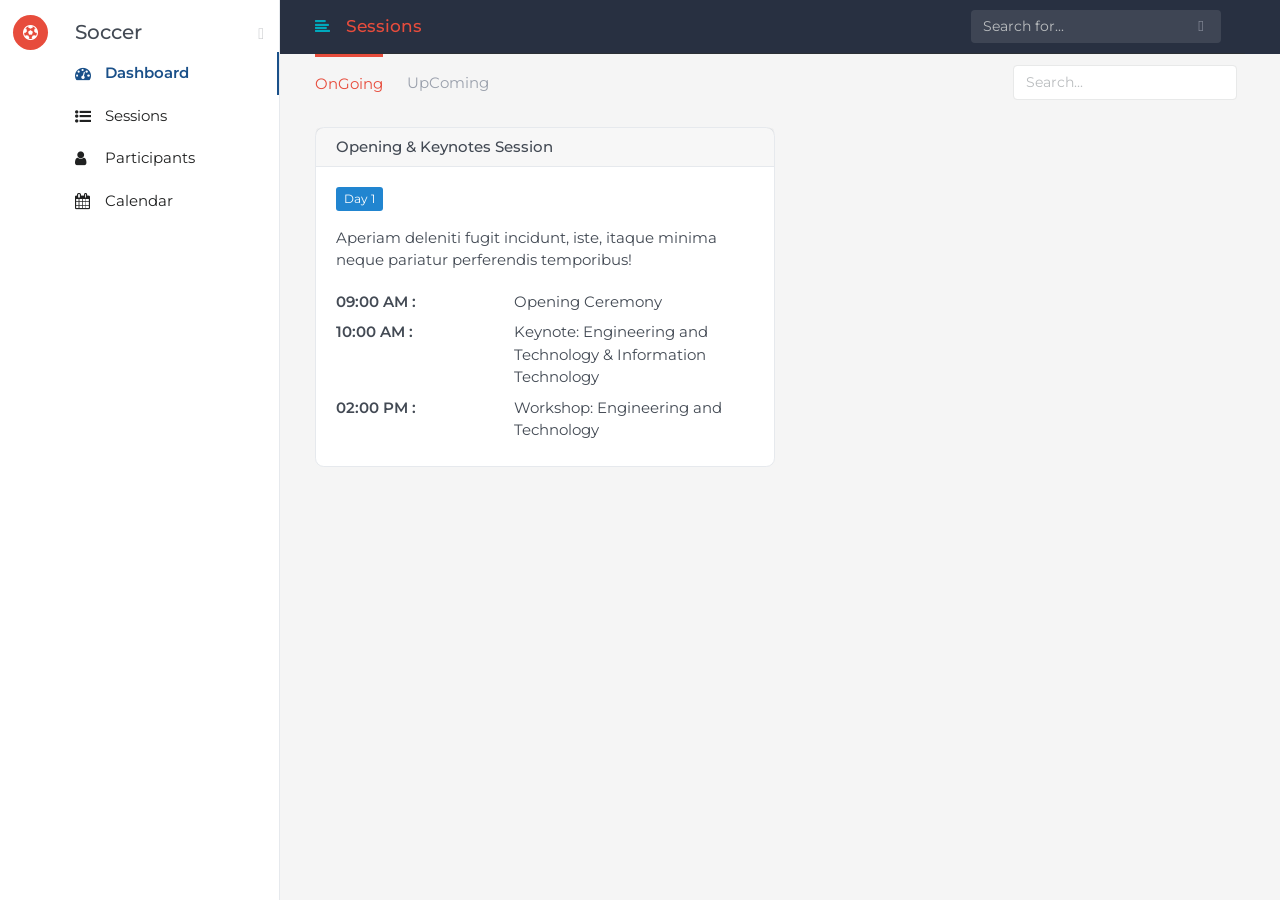
<file: sessions.html>
<!doctype html>
<html lang="en" dir="ltr">

<!-- soccer/project/  07 Jan 2020 03:36:49 GMT -->
<head>
<meta charset="UTF-8">
<meta name="viewport" content="width=device-width, user-scalable=no, initial-scale=1.0, maximum-scale=1.0, minimum-scale=1.0">
<meta http-equiv="X-UA-Compatible" content="ie=edge">

<link rel="icon" href="favicon.ico" type="image/x-icon"/>

<title>IRC</title>

<!-- Bootstrap Core and vandor -->
<link rel="stylesheet" href="assets/plugins/bootstrap/css/bootstrap.min.css" />
<link rel="stylesheet" href="https://cdnjs.cloudflare.com/ajax/libs/font-awesome/4.7.0/css/font-awesome.min.css">

<!-- Plugins css -->
<link rel="stylesheet" href="assets/plugins/charts-c3/c3.min.css"/>

<!-- Core css -->
<link rel="stylesheet" href="assets/css/main.css"/>
<link rel="stylesheet" href="assets/css/theme1.css"/>
</head>

<body class="font-montserrat">
<!-- Page Loader -->
<div class="page-loader-wrapper">
    <div class="loader">
    </div>
</div>

<div id="main_content">

    <div id="header_top" class="header_top">
        <div class="container">
            <div class="hleft">
                <a class="header-brand" href="index-2.html"><i class="fa fa-soccer-ball-o brand-logo"></i></a>
                
            </div>
            
        </div>
    </div>


    <div id="left-sidebar" class="sidebar ">
        <h5 class="brand-name">Soccer <a href="javascript:void(0)" class="menu_option float-right"><i class="icon-grid font-16" data-toggle="tooltip" data-placement="left" title="Grid & List Toggle"></i></a></h5>
        <nav id="left-sidebar-nav" class="sidebar-nav">
            <ul class="metismenu">
                <li class="active"><a href="admindashboard.html"><i class="fa fa-dashboard"></i><span>Dashboard</span></a></li>                        
                <li><a href="sessions.html"><i class="fa fa-list-ul"></i><span>Sessions</span></a></li>
                <li><a href="participants.html"><i class="fa fa-user"></i><span>Participants</span></a></li>
                <li><a href="app-calendar.html"><i class="fa fa-calendar"></i><span>Calendar</span></a></li>
            </ul>
        </nav>        
    </div>

    <div class="page">
        <div id="page_top" class="section-body top_dark">
            <div class="container-fluid">
                <div class="page-header">
                    <div class="left">
                        <a href="javascript:void(0)" class="icon menu_toggle mr-3"><i class="fa  fa-align-left"></i></a>
                        <h1 class="page-title">Sessions</h1>                        
                    </div>
                    <div class="right">
                        <div class="input-icon xs-hide mr-4">
                            <input type="text" class="form-control" placeholder="Search for...">
                            <span class="input-icon-addon"><i class="fe fe-search"></i></span>
                        </div>
                        
                    </div>
                </div>
            </div>
        </div>
        <div class="section-body">
            <div class="container-fluid">
                <div class="row">
                    <div class="col-md-12">
                        <div class="d-flex justify-content-between align-items-center">
                            <ul class="nav nav-tabs page-header-tab">
                                <li class="nav-item"><a class="nav-link active" data-toggle="tab" href="#Project-OnGoing">OnGoing</a></li>
                                <li class="nav-item"><a class="nav-link" data-toggle="tab" href="#Project-UpComing">UpComing</a></li>
                              
                            </ul>
                            <div class="header-action d-md-flex">
                                <div class="input-group mr-2">
                                    <input type="text" class="form-control" placeholder="Search...">
                                </div>
                            </div>
                        </div>
                    </div>
                </div>
            </div>
        </div>
        <div class="section-body mt-3">
            <div class="container-fluid">
                <div class="tab-content">
                    <div class="tab-pane fade show active" id="Project-OnGoing" role="tabpanel">
                        <div class="row">
                            <div class="col-lg-6 col-md-12">
                                <div class="card">
                                    <div class="card-header">
                                        <h3 class="card-title">Opening & Keynotes Session</h3>
                                        <div class="card-options">
                                           
                                        </div>
                                    </div>
                                    <div class="card-body">
                                        <span class="tag tag-blue mb-3">Day 1</span>
                                        <p>Aperiam deleniti fugit incidunt, iste, itaque minima neque pariatur perferendis temporibus!</p>
                                        <div class="row">
                                            <div class="col-5 py-1"><strong>09:00 AM :</strong></div>
                                            <div class="col-7 py-1">Opening Ceremony</div>
                                            <div class="col-5 py-1"><strong>10:00 AM :</strong></div>
                                            <div class="col-7 py-1">Keynote: Engineering and Technology & Information Technology</div>
                                            <div class="col-5 py-1"><strong>02:00 PM :</strong></div>
                                            <div class="col-7 py-1">Workshop: Engineering and Technology</div>
                                            
                                        </div>                                        
                                    </div>
                                </div>
                            </div>
                            
                            
                            
                            
                        </div>
                    </div>
                    <div class="tab-pane fade" id="Project-UpComing" role="tabpanel">
                        <div class="row">
                            <div class="col-md-12">
                                <div class="card">
                                    <div class="card-body">
                                        <div class="table-responsive">
                                            <table class="table table-hover table-striped table-vcenter mb-0 text-nowrap">
                                                <thead>
                                                    <tr>
                                                        <th>Owner</th>
                                                        <th>Milestone</th>
                                                        <th class="w100">Work</th>
                                                        <th class="w100">Duration</th>
                                                        <th>Priority</th>
                                                    </tr>
                                                </thead>
                                                <tbody>
                                                    <tr>
                                                        <td><img src="assets/images/xs/avatar1.jpg" alt="Avatar" class="w30 rounded-circle mr-2"> <span>Isidore Dilao</span></td>
                                                        <td>Account receivable</td>
                                                        <td><span>30:00</span></td>
                                                        <td>30:0 hrs</td>
                                                        <td><span class="text-warning">Medium</span></td>
                                                    </tr>
                                                    
                                            </table>
                                        </div>
                                    </div>
                                </div>
                            </div>
                        </div>
                    </div>
                    <div class="tab-pane fade" id="Project-add" role="tabpanel">

                    </div>
                </div>
            </div>            
        </div>
        
    </div> 

<script src="assets/bundles/lib.vendor.bundle.js"></script>

<script src="assets/bundles/apexcharts.bundle.js"></script>
<script src="assets/bundles/counterup.bundle.js"></script>
<script src="assets/bundles/knobjs.bundle.js"></script>
<script src="assets/bundles/c3.bundle.js"></script>

<script src="assets/js/core.js"></script>
<script src="assets/js/page/project-index.js"></script>
</body>

<!-- soccer/project/  07 Jan 2020 03:37:22 GMT -->
</html>
</file>
<file: style.css>
* {
    margin: 0;
    padding: 0;
    box-sizing: border-box;
}

body {
    font-family: 'Verdana', sans-serif;
    background: #f3f4f6;
    color: #333;
    display: flex;
    flex-direction: column;
    height: 100vh;
}

.container {
    display: flex;
    height: 100%;
}

.sidebar {
    width: 25%;
    background: #222831;
    color: #eeeeee;
    display: flex;
    flex-direction: column;
    padding: 20px;
}

.sidebar-title {
    font-size: 24px;
    margin-bottom: 20px;
}

.sidebar-menu ul {
    list-style: none;
}

.sidebar-menu ul li {
    margin: 15px 0;
}

.sidebar-menu ul li a {
    text-decoration: none;
    color: #eeeeee;
    font-size: 16px;
    transition: color 0.3s;
}

.sidebar-menu ul li a:hover {
    color: #00adb5;
}

.main-content {
    width: 75%;
    padding: 40px;
    background: #ffffff;
    display: flex;
    flex-direction: column;
    justify-content: center;
    align-items: center;
}

.header {
    text-align: center;
    margin-bottom: 30px;
}

.header-title {
    font-size: 36px;
    color: #222831;
}

.header-title span {
    color: #00adb5;
}

.header-description {
    font-size: 18px;
    margin: 20px 0;
    line-height: 1.6;
    color: #555;
}

.action-button {
    background-color: #00adb5;
    color: #ffffff;
    padding: 12px 20px;
    border: none;
    border-radius: 5px;
    cursor: pointer;
    font-size: 16px;
    transition: background-color 0.3s;
}

.action-button:hover {
    background-color: #007b83;
}

.action-button a {
    text-decoration: none;
    color: #ffffff;
}

.promo {
    margin-top: 20px;
    text-align: center;
    font-size: 16px;
    color: #444;
}
</file>
<file: aboutus.css>
/* Global Styles */
* {
    margin: 0;
    padding: 0;
    box-sizing: border-box;
}

body {
    font-family: 'Roboto', sans-serif;
    background-color: #f5f5f5;
    color: #333;
    overflow-x: hidden;
}

/* About Section */
.about-section {
    display: flex;
    flex-direction: column;
    align-items: center;
    justify-content: center;
    background: linear-gradient(to right, #0066cc, #00cc99);
    padding: 60px 20px;
    text-align: center;
    box-shadow: 0 10px 30px rgba(0, 0, 0, 0.1);
    border-radius: 12px;
    animation: fadeIn 2s ease-in-out;
}

/* Header Section */
.about-header h1 {
    font-size: 2.5rem;
    color: #fff;
    font-weight: 700;
    margin-bottom: 20px;
}

.about-header p {
    font-size: 1.5rem;
    color: #f0f0f0;
    font-weight: 400;
}

/* About Content Wrapper */
.about-wrapper {
    display: flex;
    justify-content: space-between;
    margin-top: 40px;
    flex-wrap: wrap;
    gap: 30px;
    max-width: 1200px;
    width: 100%;
}

/* About Text */
.about-text {
    flex: 1;
    min-width: 350px;
    background: rgba(255, 255, 255, 0.8);
    padding: 30px;
    border-radius: 10px;
    box-shadow: 0 4px 15px rgba(0, 0, 0, 0.15);
    animation: slideIn 1.5s ease-out;
    color: #444;
    font-size: 1.1rem;
    line-height: 1.8;
}

/* About Image */
.about-image {
    flex: 1;
    min-width: 350px;
}

.about-image img {
    width: 100%;
    height: auto;
    border-radius: 12px;
    box-shadow: 0 6px 20px rgba(0, 0, 0, 0.2);
    animation: zoomIn 2s ease-out;
}

/* Footer */
.about-footer {
    margin-top: 40px;
    font-size: 1rem;
    color: #f0f0f0;
    text-align: center;
}

/* Animations */
@keyframes fadeIn {
    from {
        opacity: 0;
    }
    to {
        opacity: 1;
    }
}

@keyframes slideIn {
    from {
        transform: translateX(-50px);
        opacity: 0;
    }
    to {
        transform: translateX(0);
        opacity: 1;
    }
}

@keyframes zoomIn {
    from {
        transform: scale(0.9);
        opacity: 0;
    }
    to {
        transform: scale(1);
        opacity: 1;
    }
}

/* Media Queries for Mobile */
@media (max-width: 768px) {
    .about-wrapper {
        flex-direction: column;
        text-align: center;
    }

    .about-text {
        margin-bottom: 30px;
    }

    .about-footer {
        font-size: 0.9rem;
    }
}
</file>
<file: assets/css/main.css>
﻿@import url("https://fonts.googleapis.com/css?family=Open+Sans:300,400,600,700");@import url("https://fonts.googleapis.com/css?family=Montserrat:300,400,500,600,700");@import url("https://fonts.googleapis.com/css?family=Roboto:300,400,500,700");@font-face{font-family:'simple-Line-Icons';src:url("http://puffintheme.com/craft/soccer/assets/fonts/simple-Line-Icons.eot");src:url("http://puffintheme.com/craft/soccer/assets/fonts/simple-Line-Icons.eot") format("embedded-opentype"),url("http://puffintheme.com/craft/soccer/assets/fonts/simple-Line-Icons.woff") format("woff"),url("http://puffintheme.com/craft/soccer/assets/fonts/simple-Line-Icons.ttf") format("truetype"),url("http://puffintheme.com/craft/soccer/assets/fonts/simple-Line-Icons.svg#Simple-Line-Icons") format("svg");font-weight:normal;font-style:normal}[data-icon]:before{font-family:'simple-Line-Icons';content:attr(data-icon);speak:none;font-weight:normal;font-variant:normal;text-transform:none;line-height:1;-webkit-font-smoothing:antialiased;-moz-osx-font-smoothing:grayscale;font-size:17px}.icon-user-female,.icon-user-follow,.icon-user-following,.icon-user-unfollow,.icon-trophy,.icon-screen-smartphone,.icon-screen-desktop,.icon-plane,.icon-notebook,.icon-moustache,.icon-mouse,.icon-magnet,.icon-energy,.icon-emoticon-smile,.icon-disc,.icon-cursor-move,.icon-crop,.icon-credit-card,.icon-chemistry,.icon-user,.icon-speedometer,.icon-social-youtube,.icon-social-twitter,.icon-social-tumblr,.icon-social-facebook,.icon-social-dropbox,.icon-social-dribbble,.icon-shield,.icon-screen-tablet,.icon-magic-wand,.icon-hourglass,.icon-graduation,.icon-ghost,.icon-game-controller,.icon-fire,.icon-eyeglasses,.icon-envelope-open,.icon-envelope-letter,.icon-bell,.icon-badge,.icon-anchor,.icon-wallet,.icon-vector,.icon-speech,.icon-puzzle,.icon-printer,.icon-present,.icon-playlist,.icon-pin,.icon-picture,.icon-map,.icon-layers,.icon-handbag,.icon-globe-alt,.icon-globe,.icon-frame,.icon-folder-alt,.icon-film,.icon-feed,.icon-earphones-alt,.icon-earphones,.icon-drop,.icon-drawer,.icon-docs,.icon-directions,.icon-direction,.icon-diamond,.icon-cup,.icon-compass,.icon-call-out,.icon-call-in,.icon-call-end,.icon-calculator,.icon-bubbles,.icon-briefcase,.icon-book-open,.icon-basket-loaded,.icon-basket,.icon-bag,.icon-action-undo,.icon-action-redo,.icon-wrench,.icon-umbrella,.icon-trash,.icon-tag,.icon-support,.icon-size-fullscreen,.icon-size-actual,.icon-shuffle,.icon-share-alt,.icon-share,.icon-rocket,.icon-question,.icon-pie-chart,.icon-pencil,.icon-note,.icon-music-tone-alt,.icon-music-tone,.icon-microphone,.icon-loop,.icon-logout,.icon-login,.icon-list,.icon-like,.icon-home,.icon-grid,.icon-graph,.icon-equalizer,.icon-dislike,.icon-cursor,.icon-control-start,.icon-control-rewind,.icon-control-play,.icon-control-pause,.icon-control-forward,.icon-control-end,.icon-calendar,.icon-bulb,.icon-bar-chart,.icon-arrow-up,.icon-arrow-right,.icon-arrow-left,.icon-arrow-down,.icon-ban,.icon-bubble,.icon-camcorder,.icon-camera,.icon-check,.icon-clock,.icon-close,.icon-cloud-download,.icon-cloud-upload,.icon-doc,.icon-envelope,.icon-eye,.icon-flag,.icon-folder,.icon-heart,.icon-info,.icon-key,.icon-link,.icon-lock,.icon-lock-open,.icon-magnifier,.icon-magnifier-add,.icon-magnifier-remove,.icon-paper-clip,.icon-paper-plane,.icon-plus,.icon-pointer,.icon-power,.icon-refresh,.icon-reload,.icon-settings,.icon-star,.icon-symbol-female,.icon-symbol-male,.icon-target,.icon-volume-1,.icon-volume-2,.icon-volume-off,.icon-users{font-family:'Simple-Line-Icons';speak:none;font-style:normal;font-weight:normal;font-variant:normal;text-transform:none;line-height:1;-webkit-font-smoothing:antialiased}.icon-user-female:before{content:"\e000"}.icon-user-follow:before{content:"\e002"}.icon-user-following:before{content:"\e003"}.icon-user-unfollow:before{content:"\e004"}.icon-trophy:before{content:"\e006"}.icon-screen-smartphone:before{content:"\e010"}.icon-screen-desktop:before{content:"\e011"}.icon-plane:before{content:"\e012"}.icon-notebook:before{content:"\e013"}.icon-moustache:before{content:"\e014"}.icon-mouse:before{content:"\e015"}.icon-magnet:before{content:"\e016"}.icon-energy:before{content:"\e020"}.icon-emoticon-smile:before{content:"\e021"}.icon-disc:before{content:"\e022"}.icon-cursor-move:before{content:"\e023"}.icon-crop:before{content:"\e024"}.icon-credit-card:before{content:"\e025"}.icon-chemistry:before{content:"\e026"}.icon-user:before{content:"\e005"}.icon-speedometer:before{content:"\e007"}.icon-social-youtube:before{content:"\e008"}.icon-social-twitter:before{content:"\e009"}.icon-social-tumblr:before{content:"\e00a"}.icon-social-facebook:before{content:"\e00b"}.icon-social-dropbox:before{content:"\e00c"}.icon-social-dribbble:before{content:"\e00d"}.icon-shield:before{content:"\e00e"}.icon-screen-tablet:before{content:"\e00f"}.icon-magic-wand:before{content:"\e017"}.icon-hourglass:before{content:"\e018"}.icon-graduation:before{content:"\e019"}.icon-ghost:before{content:"\e01a"}.icon-game-controller:before{content:"\e01b"}.icon-fire:before{content:"\e01c"}.icon-eyeglasses:before{content:"\e01d"}.icon-envelope-open:before{content:"\e01e"}.icon-envelope-letter:before{content:"\e01f"}.icon-bell:before{content:"\e027"}.icon-badge:before{content:"\e028"}.icon-anchor:before{content:"\e029"}.icon-wallet:before{content:"\e02a"}.icon-vector:before{content:"\e02b"}.icon-speech:before{content:"\e02c"}.icon-puzzle:before{content:"\e02d"}.icon-printer:before{content:"\e02e"}.icon-present:before{content:"\e02f"}.icon-playlist:before{content:"\e030"}.icon-pin:before{content:"\e031"}.icon-picture:before{content:"\e032"}.icon-map:before{content:"\e033"}.icon-layers:before{content:"\e034"}.icon-handbag:before{content:"\e035"}.icon-globe-alt:before{content:"\e036"}.icon-globe:before{content:"\e037"}.icon-frame:before{content:"\e038"}.icon-folder-alt:before{content:"\e039"}.icon-film:before{content:"\e03a"}.icon-feed:before{content:"\e03b"}.icon-earphones-alt:before{content:"\e03c"}.icon-earphones:before{content:"\e03d"}.icon-drop:before{content:"\e03e"}.icon-drawer:before{content:"\e03f"}.icon-docs:before{content:"\e040"}.icon-directions:before{content:"\e041"}.icon-direction:before{content:"\e042"}.icon-diamond:before{content:"\e043"}.icon-cup:before{content:"\e044"}.icon-compass:before{content:"\e045"}.icon-call-out:before{content:"\e046"}.icon-call-in:before{content:"\e047"}.icon-call-end:before{content:"\e048"}.icon-calculator:before{content:"\e049"}.icon-bubbles:before{content:"\e04a"}.icon-briefcase:before{content:"\e04b"}.icon-book-open:before{content:"\e04c"}.icon-basket-loaded:before{content:"\e04d"}.icon-basket:before{content:"\e04e"}.icon-bag:before{content:"\e04f"}.icon-action-undo:before{content:"\e050"}.icon-action-redo:before{content:"\e051"}.icon-wrench:before{content:"\e052"}.icon-umbrella:before{content:"\e053"}.icon-trash:before{content:"\e054"}.icon-tag:before{content:"\e055"}.icon-support:before{content:"\e056"}.icon-size-fullscreen:before{content:"\e057"}.icon-size-actual:before{content:"\e058"}.icon-shuffle:before{content:"\e059"}.icon-share-alt:before{content:"\e05a"}.icon-share:before{content:"\e05b"}.icon-rocket:before{content:"\e05c"}.icon-question:before{content:"\e05d"}.icon-pie-chart:before{content:"\e05e"}.icon-pencil:before{content:"\e05f"}.icon-note:before{content:"\e060"}.icon-music-tone-alt:before{content:"\e061"}.icon-music-tone:before{content:"\e062"}.icon-microphone:before{content:"\e063"}.icon-loop:before{content:"\e064"}.icon-logout:before{content:"\e065"}.icon-login:before{content:"\e066"}.icon-list:before{content:"\e067"}.icon-like:before{content:"\e068"}.icon-home:before{content:"\e069"}.icon-grid:before{content:"\e06a"}.icon-graph:before{content:"\e06b"}.icon-equalizer:before{content:"\e06c"}.icon-dislike:before{content:"\e06d"}.icon-cursor:before{content:"\e06e"}.icon-control-start:before{content:"\e06f"}.icon-control-rewind:before{content:"\e070"}.icon-control-play:before{content:"\e071"}.icon-control-pause:before{content:"\e072"}.icon-control-forward:before{content:"\e073"}.icon-control-end:before{content:"\e074"}.icon-calendar:before{content:"\e075"}.icon-bulb:before{content:"\e076"}.icon-bar-chart:before{content:"\e077"}.icon-arrow-up:before{content:"\e078"}.icon-arrow-right:before{content:"\e079"}.icon-arrow-left:before{content:"\e07a"}.icon-arrow-down:before{content:"\e07b"}.icon-ban:before{content:"\e07c"}.icon-bubble:before{content:"\e07d"}.icon-camcorder:before{content:"\e07e"}.icon-camera:before{content:"\e07f"}.icon-check:before{content:"\e080"}.icon-clock:before{content:"\e081"}.icon-close:before{content:"\e082"}.icon-cloud-download:before{content:"\e083"}.icon-cloud-upload:before{content:"\e084"}.icon-doc:before{content:"\e085"}.icon-envelope:before{content:"\e086"}.icon-eye:before{content:"\e087"}.icon-flag:before{content:"\e088"}.icon-folder:before{content:"\e089"}.icon-heart:before{content:"\e08a"}.icon-info:before{content:"\e08b"}.icon-key:before{content:"\e08c"}.icon-link:before{content:"\e08d"}.icon-lock:before{content:"\e08e"}.icon-lock-open:before{content:"\e08f"}.icon-magnifier:before{content:"\e090"}.icon-magnifier-add:before{content:"\e091"}.icon-magnifier-remove:before{content:"\e092"}.icon-paper-clip:before{content:"\e093"}.icon-paper-plane:before{content:"\e094"}.icon-plus:before{content:"\e095"}.icon-pointer:before{content:"\e096"}.icon-power:before{content:"\e097"}.icon-refresh:before{content:"\e098"}.icon-reload:before{content:"\e099"}.icon-settings:before{content:"\e09a"}.icon-star:before{content:"\e09b"}.icon-symbol-female:before{content:"\e09c"}.icon-symbol-male:before{content:"\e09d"}.icon-target:before{content:"\e09e"}.icon-volume-1:before{content:"\e09f"}.icon-volume-2:before{content:"\e0a0"}.icon-volume-off:before{content:"\e0a1"}.icon-users:before{content:"\e001"}@font-face{font-family:'weathericons';src:url("http://puffintheme.com/craft/soccer/assets/fonts/weathericons-regular-webfont.eot");src:url("http://puffintheme.com/craft/soccer/assets/fonts/weathericons-regular-webfont.eot?#iefix") format("embedded-opentype"),url("http://puffintheme.com/craft/soccer/assets/fonts/weathericons-regular-webfont.woff") format("woff"),url("http://puffintheme.com/craft/soccer/assets/fonts/weathericons-regular-webfont.ttf") format("truetype"),url("http://puffintheme.com/craft/soccer/assets/fonts/weathericons-regular-webfont.svg#weathericons-regular-webfontRg") format("svg");font-weight:normal;font-style:normal}.wi{display:inline-block;font-family:'weathericons';font-style:normal;font-weight:normal;line-height:1;-webkit-font-smoothing:antialiased;-moz-osx-font-smoothing:grayscale}.wi-day-cloudy-gusts:before{content:"\f000"}.wi-day-cloudy-windy:before{content:"\f001"}.wi-day-cloudy:before{content:"\f002"}.wi-day-fog:before{content:"\f003"}.wi-day-hail:before{content:"\f004"}.wi-day-lightning:before{content:"\f005"}.wi-day-rain-mix:before{content:"\f006"}.wi-day-rain-wind:before{content:"\f007"}.wi-day-rain:before{content:"\f008"}.wi-day-showers:before{content:"\f009"}.wi-day-snow:before{content:"\f00a"}.wi-day-sprinkle:before{content:"\f00b"}.wi-day-sunny-overcast:before{content:"\f00c"}.wi-day-sunny:before{content:"\f00d"}.wi-day-storm-showers:before{content:"\f00e"}.wi-day-thunderstorm:before{content:"\f010"}.wi-cloudy-gusts:before{content:"\f011"}.wi-cloudy-windy:before{content:"\f012"}.wi-cloudy:before{content:"\f013"}.wi-fog:before{content:"\f014"}.wi-hail:before{content:"\f015"}.wi-lightning:before{content:"\f016"}.wi-rain-mix:before{content:"\f017"}.wi-rain-wind:before{content:"\f018"}.wi-rain:before{content:"\f019"}.wi-showers:before{content:"\f01a"}.wi-snow:before{content:"\f01b"}.wi-sprinkle:before{content:"\f01c"}.wi-storm-showers:before{content:"\f01d"}.wi-thunderstorm:before{content:"\f01e"}.wi-windy:before{content:"\f021"}.wi-night-alt-cloudy-gusts:before{content:"\f022"}.wi-night-alt-cloudy-windy:before{content:"\f023"}.wi-night-alt-hail:before{content:"\f024"}.wi-night-alt-lightning:before{content:"\f025"}.wi-night-alt-rain-mix:before{content:"\f026"}.wi-night-alt-rain-wind:before{content:"\f027"}.wi-night-alt-rain:before{content:"\f028"}.wi-night-alt-showers:before{content:"\f029"}.wi-night-alt-snow:before{content:"\f02a"}.wi-night-alt-sprinkle:before{content:"\f02b"}.wi-night-alt-storm-showers:before{content:"\f02c"}.wi-night-alt-thunderstorm:before{content:"\f02d"}.wi-night-clear:before{content:"\f02e"}.wi-night-cloudy-gusts:before{content:"\f02f"}.wi-night-cloudy-windy:before{content:"\f030"}.wi-night-cloudy:before{content:"\f031"}.wi-night-hail:before{content:"\f032"}.wi-night-lightning:before{content:"\f033"}.wi-night-rain-mix:before{content:"\f034"}.wi-night-rain-wind:before{content:"\f035"}.wi-night-rain:before{content:"\f036"}.wi-night-showers:before{content:"\f037"}.wi-night-snow:before{content:"\f038"}.wi-night-sprinkle:before{content:"\f039"}.wi-night-storm-showers:before{content:"\f03a"}.wi-night-thunderstorm:before{content:"\f03b"}.wi-celsius:before{content:"\f03c"}.wi-cloud-down:before{content:"\f03d"}.wi-cloud-refresh:before{content:"\f03e"}.wi-cloud-up:before{content:"\f040"}.wi-cloud:before{content:"\f041"}.wi-degrees:before{content:"\f042"}.wi-down-left:before{content:"\f043"}.wi-down:before{content:"\f044"}.wi-fahrenheit:before{content:"\f045"}.wi-horizon-alt:before{content:"\f046"}.wi-horizon:before{content:"\f047"}.wi-left:before{content:"\f048"}.wi-lightning:before{content:"\f016"}.wi-night-fog:before{content:"\f04a"}.wi-refresh-alt:before{content:"\f04b"}.wi-refresh:before{content:"\f04c"}.wi-right:before{content:"\f04d"}.wi-sprinkles:before{content:"\f04e"}.wi-strong-wind:before{content:"\f050"}.wi-sunrise:before{content:"\f051"}.wi-sunset:before{content:"\f052"}.wi-thermometer-exterior:before{content:"\f053"}.wi-thermometer-internal:before{content:"\f054"}.wi-thermometer:before{content:"\f055"}.wi-tornado:before{content:"\f056"}.wi-up-right:before{content:"\f057"}.wi-up:before{content:"\f058"}.wi-wind-west:before{content:"\f059"}.wi-wind-south-west:before{content:"\f05a"}.wi-wind-south-east:before{content:"\f05b"}.wi-wind-south:before{content:"\f05c"}.wi-wind-north-west:before{content:"\f05d"}.wi-wind-north-east:before{content:"\f05e"}.wi-wind-north:before{content:"\f060"}.wi-wind-east:before{content:"\f061"}.wi-smoke:before{content:"\f062"}.wi-dust:before{content:"\f063"}.wi-snow-wind:before{content:"\f064"}.wi-day-snow-wind:before{content:"\f065"}.wi-night-snow-wind:before{content:"\f066"}.wi-night-alt-snow-wind:before{content:"\f067"}.wi-day-sleet-storm:before{content:"\f068"}.wi-night-sleet-storm:before{content:"\f069"}.wi-night-alt-sleet-storm:before{content:"\f06a"}.wi-day-snow-thunderstorm:before{content:"\f06b"}.wi-night-snow-thunderstorm:before{content:"\f06c"}.wi-night-alt-snow-thunderstorm:before{content:"\f06d"}.wi-solar-eclipse:before{content:"\f06e"}.wi-lunar-eclipse:before{content:"\f070"}.wi-meteor:before{content:"\f071"}.wi-hot:before{content:"\f072"}.wi-hurricane:before{content:"\f073"}.wi-smog:before{content:"\f074"}.wi-alien:before{content:"\f075"}.wi-snowflake-cold:before{content:"\f076"}.wi-stars:before{content:"\f077"}.wi-night-partly-cloudy:before{content:"\f083"}.wi-umbrella:before{content:"\f084"}.wi-day-windy:before{content:"\f085"}.wi-night-alt-cloudy:before{content:"\f086"}.wi-up-left:before{content:"\f087"}.wi-down-right:before{content:"\f088"}.wi-time-12:before{content:"\f089"}.wi-time-1:before{content:"\f08a"}.wi-time-2:before{content:"\f08b"}.wi-time-3:before{content:"\f08c"}.wi-time-4:before{content:"\f08d"}.wi-time-5:before{content:"\f08e"}.wi-time-6:before{content:"\f08f"}.wi-time-7:before{content:"\f090"}.wi-time-8:before{content:"\f091"}.wi-time-9:before{content:"\f092"}.wi-time-10:before{content:"\f093"}.wi-time-11:before{content:"\f094"}.wi-day-sleet:before{content:"\f0b2"}.wi-night-sleet:before{content:"\f0b3"}.wi-night-alt-sleet:before{content:"\f0b4"}.wi-sleet:before{content:"\f0b5"}.wi-day-haze:before{content:"\f0b6"}.wi-beafort-0:before{content:"\f0b7"}.wi-beafort-1:before{content:"\f0b8"}.wi-beafort-2:before{content:"\f0b9"}.wi-beafort-3:before{content:"\f0ba"}.wi-beafort-4:before{content:"\f0bb"}.wi-beafort-5:before{content:"\f0bc"}.wi-beafort-6:before{content:"\f0bd"}.wi-beafort-7:before{content:"\f0be"}.wi-beafort-8:before{content:"\f0bf"}.wi-beafort-9:before{content:"\f0c0"}.wi-beafort-10:before{content:"\f0c1"}.wi-beafort-11:before{content:"\f0c2"}.wi-beafort-12:before{content:"\f0c3"}.wi-wind-default:before{content:"\f0b1"}.wi-wind-default._0-deg{-webkit-transform:rotate(0deg);-moz-transform:rotate(0deg);-ms-transform:rotate(0deg);-o-transform:rotate(0deg);transform:rotate(0deg)}.wi-wind-default._15-deg{-webkit-transform:rotate(15deg);-moz-transform:rotate(15deg);-ms-transform:rotate(15deg);-o-transform:rotate(15deg);transform:rotate(15deg)}.wi-wind-default._30-deg{-webkit-transform:rotate(30deg);-moz-transform:rotate(30deg);-ms-transform:rotate(30deg);-o-transform:rotate(30deg);transform:rotate(30deg)}.wi-wind-default._45-deg{-webkit-transform:rotate(45deg);-moz-transform:rotate(45deg);-ms-transform:rotate(45deg);-o-transform:rotate(45deg);transform:rotate(45deg)}.wi-wind-default._60-deg{-webkit-transform:rotate(60deg);-moz-transform:rotate(60deg);-ms-transform:rotate(60deg);-o-transform:rotate(60deg);transform:rotate(60deg)}.wi-wind-default._75-deg{-webkit-transform:rotate(75deg);-moz-transform:rotate(75deg);-ms-transform:rotate(75deg);-o-transform:rotate(75deg);transform:rotate(75deg)}.wi-wind-default._90-deg{-webkit-transform:rotate(90deg);-moz-transform:rotate(90deg);-ms-transform:rotate(90deg);-o-transform:rotate(90deg);transform:rotate(90deg)}.wi-wind-default._105-deg{-webkit-transform:rotate(105deg);-moz-transform:rotate(105deg);-ms-transform:rotate(105deg);-o-transform:rotate(105deg);transform:rotate(105deg)}.wi-wind-default._120-deg{-webkit-transform:rotate(120deg);-moz-transform:rotate(120deg);-ms-transform:rotate(120deg);-o-transform:rotate(120deg);transform:rotate(120deg)}.wi-wind-default._135-deg{-webkit-transform:rotate(135deg);-moz-transform:rotate(135deg);-ms-transform:rotate(135deg);-o-transform:rotate(135deg);transform:rotate(135deg)}.wi-wind-default._150-deg{-webkit-transform:rotate(150deg);-moz-transform:rotate(150deg);-ms-transform:rotate(150deg);-o-transform:rotate(150deg);transform:rotate(150deg)}.wi-wind-default._165-deg{-webkit-transform:rotate(165deg);-moz-transform:rotate(165deg);-ms-transform:rotate(165deg);-o-transform:rotate(165deg);transform:rotate(165deg)}.wi-wind-default._180-deg{-webkit-transform:rotate(180deg);-moz-transform:rotate(180deg);-ms-transform:rotate(180deg);-o-transform:rotate(180deg);transform:rotate(180deg)}.wi-wind-default._195-deg{-webkit-transform:rotate(195deg);-moz-transform:rotate(195deg);-ms-transform:rotate(195deg);-o-transform:rotate(195deg);transform:rotate(195deg)}.wi-wind-default._210-deg{-webkit-transform:rotate(210deg);-moz-transform:rotate(210deg);-ms-transform:rotate(210deg);-o-transform:rotate(210deg);transform:rotate(210deg)}.wi-wind-default._225-deg{-webkit-transform:rotate(225deg);-moz-transform:rotate(225deg);-ms-transform:rotate(225deg);-o-transform:rotate(225deg);transform:rotate(225deg)}.wi-wind-default._240-deg{-webkit-transform:rotate(240deg);-moz-transform:rotate(240deg);-ms-transform:rotate(240deg);-o-transform:rotate(240deg);transform:rotate(240deg)}.wi-wind-default._255-deg{-webkit-transform:rotate(255deg);-moz-transform:rotate(255deg);-ms-transform:rotate(255deg);-o-transform:rotate(255deg);transform:rotate(255deg)}.wi-wind-default._270-deg{-webkit-transform:rotate(270deg);-moz-transform:rotate(270deg);-ms-transform:rotate(270deg);-o-transform:rotate(270deg);transform:rotate(270deg)}.wi-wind-default._285-deg{-webkit-transform:rotate(295deg);-moz-transform:rotate(295deg);-ms-transform:rotate(295deg);-o-transform:rotate(295deg);transform:rotate(295deg)}.wi-wind-default._300-deg{-webkit-transform:rotate(300deg);-moz-transform:rotate(300deg);-ms-transform:rotate(300deg);-o-transform:rotate(300deg);transform:rotate(300deg)}.wi-wind-default._315-deg{-webkit-transform:rotate(315deg);-moz-transform:rotate(315deg);-ms-transform:rotate(315deg);-o-transform:rotate(315deg);transform:rotate(315deg)}.wi-wind-default._330-deg{-webkit-transform:rotate(330deg);-moz-transform:rotate(330deg);-ms-transform:rotate(330deg);-o-transform:rotate(330deg);transform:rotate(330deg)}.wi-wind-default._345-deg{-webkit-transform:rotate(345deg);-moz-transform:rotate(345deg);-ms-transform:rotate(345deg);-o-transform:rotate(345deg);transform:rotate(345deg)}.wi-moon-new:before{content:"\f095"}.wi-moon-waxing-cresent-1:before{content:"\f096"}.wi-moon-waxing-cresent-2:before{content:"\f097"}.wi-moon-waxing-cresent-3:before{content:"\f098"}.wi-moon-waxing-cresent-4:before{content:"\f099"}.wi-moon-waxing-cresent-5:before{content:"\f09a"}.wi-moon-waxing-cresent-6:before{content:"\f09b"}.wi-moon-first-quarter:before{content:"\f09c"}.wi-moon-waxing-gibbous-1:before{content:"\f09d"}.wi-moon-waxing-gibbous-2:before{content:"\f09e"}.wi-moon-waxing-gibbous-3:before{content:"\f09f"}.wi-moon-waxing-gibbous-4:before{content:"\f0a0"}.wi-moon-waxing-gibbous-5:before{content:"\f0a1"}.wi-moon-waxing-gibbous-6:before{content:"\f0a2"}.wi-moon-full:before{content:"\f0a3"}.wi-moon-waning-gibbous-1:before{content:"\f0a4"}.wi-moon-waning-gibbous-2:before{content:"\f0a5"}.wi-moon-waning-gibbous-3:before{content:"\f0a6"}.wi-moon-waning-gibbous-4:before{content:"\f0a7"}.wi-moon-waning-gibbous-5:before{content:"\f0a8"}.wi-moon-waning-gibbous-6:before{content:"\f0a9"}.wi-moon-3rd-quarter:before{content:"\f0aa"}.wi-moon-waning-crescent-1:before{content:"\f0ab"}.wi-moon-waning-crescent-2:before{content:"\f0ac"}.wi-moon-waning-crescent-3:before{content:"\f0ad"}.wi-moon-waning-crescent-4:before{content:"\f0ae"}.wi-moon-waning-crescent-5:before{content:"\f0af"}.wi-moon-waning-crescent-6:before{content:"\f0b0"}@font-face{font-family:"feather";src:url("http://puffintheme.com/craft/soccer/assets/fonts/feather/feather-webfont.eot?t=1501841394106");src:url("http://puffintheme.com/craft/soccer/assets/fonts/feather/feather-webfont.eot?t=1501841394106#iefix") format("embedded-opentype"),url("http://puffintheme.com/craft/soccer/assets/fonts/feather/feather-webfont.woff?t=1501841394106") format("woff"),url("http://puffintheme.com/craft/soccer/assets/fonts/feather/feather-webfont.ttf?t=1501841394106") format("truetype"),url("http://puffintheme.com/craft/soccer/assets/fonts/feather/feather-webfont.svg?t=1501841394106#feather") format("svg")}.fe{font-family:'feather' !important;speak:none;font-style:normal;font-weight:normal;font-variant:normal;text-transform:none;line-height:1;-webkit-font-smoothing:antialiased;-moz-osx-font-smoothing:grayscale}.fe-activity:before{content:"\e900"}.fe-airplay:before{content:"\e901"}.fe-alert-circle:before{content:"\e902"}.fe-alert-octagon:before{content:"\e903"}.fe-alert-triangle:before{content:"\e904"}.fe-align-center:before{content:"\e905"}.fe-align-justify:before{content:"\e906"}.fe-align-left:before{content:"\e907"}.fe-align-right:before{content:"\e908"}.fe-anchor:before{content:"\e909"}.fe-aperture:before{content:"\e90a"}.fe-arrow-down:before{content:"\e90b"}.fe-arrow-down-circle:before{content:"\e90c"}.fe-arrow-down-left:before{content:"\e90d"}.fe-arrow-down-right:before{content:"\e90e"}.fe-arrow-left:before{content:"\e90f"}.fe-arrow-left-circle:before{content:"\e910"}.fe-arrow-right:before{content:"\e911"}.fe-arrow-right-circle:before{content:"\e912"}.fe-arrow-up:before{content:"\e913"}.fe-arrow-up-circle:before{content:"\e914"}.fe-arrow-up-left:before{content:"\e915"}.fe-arrow-up-right:before{content:"\e916"}.fe-at-sign:before{content:"\e917"}.fe-award:before{content:"\e918"}.fe-bar-chart:before{content:"\e919"}.fe-bar-chart-2:before{content:"\e91a"}.fe-battery:before{content:"\e91b"}.fe-battery-charging:before{content:"\e91c"}.fe-bell:before{content:"\e91d"}.fe-bell-off:before{content:"\e91e"}.fe-bluetooth:before{content:"\e91f"}.fe-bold:before{content:"\e920"}.fe-book:before{content:"\e921"}.fe-book-open:before{content:"\e922"}.fe-bookmark:before{content:"\e923"}.fe-box:before{content:"\e924"}.fe-briefcase:before{content:"\e925"}.fe-calendar:before{content:"\e926"}.fe-camera:before{content:"\e927"}.fe-camera-off:before{content:"\e928"}.fe-cast:before{content:"\e929"}.fe-check:before{content:"\e92a"}.fe-check-circle:before{content:"\e92b"}.fe-check-square:before{content:"\e92c"}.fe-chevron-down:before{content:"\e92d"}.fe-chevron-left:before{content:"\e92e"}.fe-chevron-right:before{content:"\e92f"}.fe-chevron-up:before{content:"\e930"}.fe-chevrons-down:before{content:"\e931"}.fe-chevrons-left:before{content:"\e932"}.fe-chevrons-right:before{content:"\e933"}.fe-chevrons-up:before{content:"\e934"}.fe-chrome:before{content:"\e935"}.fe-circle:before{content:"\e936"}.fe-clipboard:before{content:"\e937"}.fe-clock:before{content:"\e938"}.fe-cloud:before{content:"\e939"}.fe-cloud-drizzle:before{content:"\e93a"}.fe-cloud-lightning:before{content:"\e93b"}.fe-cloud-off:before{content:"\e93c"}.fe-cloud-rain:before{content:"\e93d"}.fe-cloud-snow:before{content:"\e93e"}.fe-code:before{content:"\e93f"}.fe-codepen:before{content:"\e940"}.fe-command:before{content:"\e941"}.fe-compass:before{content:"\e942"}.fe-copy:before{content:"\e943"}.fe-corner-down-left:before{content:"\e944"}.fe-corner-down-right:before{content:"\e945"}.fe-corner-left-down:before{content:"\e946"}.fe-corner-left-up:before{content:"\e947"}.fe-corner-right-down:before{content:"\e948"}.fe-corner-right-up:before{content:"\e949"}.fe-corner-up-left:before{content:"\e94a"}.fe-corner-up-right:before{content:"\e94b"}.fe-cpu:before{content:"\e94c"}.fe-credit-card:before{content:"\e94d"}.fe-crop:before{content:"\e94e"}.fe-crosshair:before{content:"\e94f"}.fe-database:before{content:"\e950"}.fe-delete:before{content:"\e951"}.fe-disc:before{content:"\e952"}.fe-dollar-sign:before{content:"\e953"}.fe-download:before{content:"\e954"}.fe-download-cloud:before{content:"\e955"}.fe-droplet:before{content:"\e956"}.fe-edit:before{content:"\e957"}.fe-edit-2:before{content:"\e958"}.fe-edit-3:before{content:"\e959"}.fe-external-link:before{content:"\e95a"}.fe-eye:before{content:"\e95b"}.fe-eye-off:before{content:"\e95c"}.fe-facebook:before{content:"\e95d"}.fe-fast-forward:before{content:"\e95e"}.fe-feather:before{content:"\e95f"}.fe-file:before{content:"\e960"}.fe-file-minus:before{content:"\e961"}.fe-file-plus:before{content:"\e962"}.fe-file-text:before{content:"\e963"}.fe-film:before{content:"\e964"}.fe-filter:before{content:"\e965"}.fe-flag:before{content:"\e966"}.fe-folder:before{content:"\e967"}.fe-folder-minus:before{content:"\e968"}.fe-folder-plus:before{content:"\e969"}.fe-git-branch:before{content:"\e96a"}.fe-git-commit:before{content:"\e96b"}.fe-git-merge:before{content:"\e96c"}.fe-git-pull-request:before{content:"\e96d"}.fe-github:before{content:"\e96e"}.fe-gitlab:before{content:"\e96f"}.fe-globe:before{content:"\e970"}.fe-grid:before{content:"\e971"}.fe-hard-drive:before{content:"\e972"}.fe-hash:before{content:"\e973"}.fe-headphones:before{content:"\e974"}.fe-heart:before{content:"\e975"}.fe-help-circle:before{content:"\e976"}.fe-home:before{content:"\e977"}.fe-image:before{content:"\e978"}.fe-inbox:before{content:"\e979"}.fe-info:before{content:"\e97a"}.fe-instagram:before{content:"\e97b"}.fe-italic:before{content:"\e97c"}.fe-layers:before{content:"\e97d"}.fe-layout:before{content:"\e97e"}.fe-life-buoy:before{content:"\e97f"}.fe-link:before{content:"\e980"}.fe-link-2:before{content:"\e981"}.fe-linkedin:before{content:"\e982"}.fe-list:before{content:"\e983"}.fe-loader:before{content:"\e984"}.fe-lock:before{content:"\e985"}.fe-log-in:before{content:"\e986"}.fe-log-out:before{content:"\e987"}.fe-mail:before{content:"\e988"}.fe-map:before{content:"\e989"}.fe-map-pin:before{content:"\e98a"}.fe-maximize:before{content:"\e98b"}.fe-maximize-2:before{content:"\e98c"}.fe-menu:before{content:"\e98d"}.fe-message-circle:before{content:"\e98e"}.fe-message-square:before{content:"\e98f"}.fe-mic:before{content:"\e990"}.fe-mic-off:before{content:"\e991"}.fe-minimize:before{content:"\e992"}.fe-minimize-2:before{content:"\e993"}.fe-minus:before{content:"\e994"}.fe-minus-circle:before{content:"\e995"}.fe-minus-square:before{content:"\e996"}.fe-monitor:before{content:"\e997"}.fe-moon:before{content:"\e998"}.fe-more-horizontal:before{content:"\e999"}.fe-more-vertical:before{content:"\e99a"}.fe-move:before{content:"\e99b"}.fe-music:before{content:"\e99c"}.fe-navigation:before{content:"\e99d"}.fe-navigation-2:before{content:"\e99e"}.fe-octagon:before{content:"\e99f"}.fe-package:before{content:"\e9a0"}.fe-paperclip:before{content:"\e9a1"}.fe-pause:before{content:"\e9a2"}.fe-pause-circle:before{content:"\e9a3"}.fe-percent:before{content:"\e9a4"}.fe-phone:before{content:"\e9a5"}.fe-phone-call:before{content:"\e9a6"}.fe-phone-forwarded:before{content:"\e9a7"}.fe-phone-incoming:before{content:"\e9a8"}.fe-phone-missed:before{content:"\e9a9"}.fe-phone-off:before{content:"\e9aa"}.fe-phone-outgoing:before{content:"\e9ab"}.fe-pie-chart:before{content:"\e9ac"}.fe-play:before{content:"\e9ad"}.fe-play-circle:before{content:"\e9ae"}.fe-plus:before{content:"\e9af"}.fe-plus-circle:before{content:"\e9b0"}.fe-plus-square:before{content:"\e9b1"}.fe-pocket:before{content:"\e9b2"}.fe-power:before{content:"\e9b3"}.fe-printer:before{content:"\e9b4"}.fe-radio:before{content:"\e9b5"}.fe-refresh-ccw:before{content:"\e9b6"}.fe-refresh-cw:before{content:"\e9b7"}.fe-repeat:before{content:"\e9b8"}.fe-rewind:before{content:"\e9b9"}.fe-rotate-ccw:before{content:"\e9ba"}.fe-rotate-cw:before{content:"\e9bb"}.fe-rss:before{content:"\e9bc"}.fe-save:before{content:"\e9bd"}.fe-scissors:before{content:"\e9be"}.fe-search:before{content:"\e9bf"}.fe-send:before{content:"\e9c0"}.fe-server:before{content:"\e9c1"}.fe-settings:before{content:"\e9c2"}.fe-share:before{content:"\e9c3"}.fe-share-2:before{content:"\e9c4"}.fe-shield:before{content:"\e9c5"}.fe-shield-off:before{content:"\e9c6"}.fe-shopping-bag:before{content:"\e9c7"}.fe-shopping-cart:before{content:"\e9c8"}.fe-shuffle:before{content:"\e9c9"}.fe-sidebar:before{content:"\e9ca"}.fe-skip-back:before{content:"\e9cb"}.fe-skip-forward:before{content:"\e9cc"}.fe-slack:before{content:"\e9cd"}.fe-slash:before{content:"\e9ce"}.fe-sliders:before{content:"\e9cf"}.fe-smartphone:before{content:"\e9d0"}.fe-speaker:before{content:"\e9d1"}.fe-square:before{content:"\e9d2"}.fe-star:before{content:"\e9d3"}.fe-stop-circle:before{content:"\e9d4"}.fe-sun:before{content:"\e9d5"}.fe-sunrise:before{content:"\e9d6"}.fe-sunset:before{content:"\e9d7"}.fe-tablet:before{content:"\e9d8"}.fe-tag:before{content:"\e9d9"}.fe-target:before{content:"\e9da"}.fe-terminal:before{content:"\e9db"}.fe-thermometer:before{content:"\e9dc"}.fe-thumbs-down:before{content:"\e9dd"}.fe-thumbs-up:before{content:"\e9de"}.fe-toggle-left:before{content:"\e9df"}.fe-toggle-right:before{content:"\e9e0"}.fe-trash:before{content:"\e9e1"}.fe-trash-2:before{content:"\e9e2"}.fe-trending-down:before{content:"\e9e3"}.fe-trending-up:before{content:"\e9e4"}.fe-triangle:before{content:"\e9e5"}.fe-truck:before{content:"\e9e6"}.fe-tv:before{content:"\e9e7"}.fe-twitter:before{content:"\e9e8"}.fe-type:before{content:"\e9e9"}.fe-umbrella:before{content:"\e9ea"}.fe-underline:before{content:"\e9eb"}.fe-unlock:before{content:"\e9ec"}.fe-upload:before{content:"\e9ed"}.fe-upload-cloud:before{content:"\e9ee"}.fe-user:before{content:"\e9ef"}.fe-user-check:before{content:"\e9f0"}.fe-user-minus:before{content:"\e9f1"}.fe-user-plus:before{content:"\e9f2"}.fe-user-x:before{content:"\e9f3"}.fe-users:before{content:"\e9f4"}.fe-video:before{content:"\e9f5"}.fe-video-off:before{content:"\e9f6"}.fe-voicemail:before{content:"\e9f7"}.fe-volume:before{content:"\e9f8"}.fe-volume-1:before{content:"\e9f9"}.fe-volume-2:before{content:"\e9fa"}.fe-volume-x:before{content:"\e9fb"}.fe-watch:before{content:"\e9fc"}.fe-wifi:before{content:"\e9fd"}.fe-wifi-off:before{content:"\e9fe"}.fe-wind:before{content:"\e9ff"}.fe-x:before{content:"\ea00"}.fe-x-circle:before{content:"\ea01"}.fe-x-square:before{content:"\ea02"}.fe-zap:before{content:"\ea03"}.fe-zap-off:before{content:"\ea04"}.fe-zoom-in:before{content:"\ea05"}.fe-zoom-out:before{content:"\ea06"}/*!
 *  Font Awesome 4.7.0 by @davegandy - http://fontawesome.io - @fontawesome
 *  License - http://fontawesome.io/license (Font: SIL OFL 1.1, CSS: MIT License)
 */@font-face{font-family:'FontAwesome';src:url("http://puffintheme.com/craft/soccer/assets/fonts/fontawesome-webfont.eot?v=4.7.0");src:url("http://puffintheme.com/craft/soccer/assets/fonts/fontawesome-webfont.eot?#iefix&v=4.7.0") format("embedded-opentype"),url("http://puffintheme.com/craft/soccer/assets/fonts/fontawesome-webfont.woff2?v=4.7.0") format("woff2"),url("http://puffintheme.com/craft/soccer/assets/fonts/fontawesome-webfont.woff?v=4.7.0") format("woff"),url("http://puffintheme.com/craft/soccer/assets/fonts/fontawesome-webfont.ttf?v=4.7.0") format("truetype"),url("http://puffintheme.com/craft/soccer/assets/fonts/fontawesome-webfont.svg?v=4.7.0#fontawesomeregular") format("svg");font-weight:normal;font-style:normal}.fa{display:inline-block;font:normal normal normal 14px/1 FontAwesome;font-size:inherit;text-rendering:auto;-webkit-font-smoothing:antialiased;-moz-osx-font-smoothing:grayscale}.fa-lg{font-size:1.33333333em;line-height:0.75em;vertical-align:-15%}.fa-2x{font-size:2em}.fa-3x{font-size:3em}.fa-4x{font-size:4em}.fa-5x{font-size:5em}.fa-fw{width:1.28571429em;text-align:center}.fa-ul{padding-left:0;margin-left:2.14285714em;list-style-type:none}.fa-ul>li{position:relative}.fa-li{position:absolute;left:-2.14285714em;width:2.14285714em;top:0.14285714em;text-align:center}.fa-li.fa-lg{left:-1.85714286em}.fa-border{padding:.2em .25em .15em;border:solid 0.08em #eeeeee;border-radius:.1em}.fa-pull-left{float:left}.fa-pull-right{float:right}.fa.fa-pull-left{margin-right:.3em}.fa.fa-pull-right{margin-left:.3em}.pull-right{float:right}.pull-left{float:left}.fa.pull-left{margin-right:.3em}.fa.pull-right{margin-left:.3em}.fa-spin{-webkit-animation:fa-spin 2s infinite linear;animation:fa-spin 2s infinite linear}.fa-pulse{-webkit-animation:fa-spin 1s infinite steps(8);animation:fa-spin 1s infinite steps(8)}@-webkit-keyframes fa-spin{0%{-webkit-transform:rotate(0deg);transform:rotate(0deg)}100%{-webkit-transform:rotate(359deg);transform:rotate(359deg)}}@keyframes fa-spin{0%{-webkit-transform:rotate(0deg);transform:rotate(0deg)}100%{-webkit-transform:rotate(359deg);transform:rotate(359deg)}}.fa-rotate-90{-ms-filter:"progid:DXImageTransform.Microsoft.BasicImage(rotation=1)";-webkit-transform:rotate(90deg);-ms-transform:rotate(90deg);transform:rotate(90deg)}.fa-rotate-180{-ms-filter:"progid:DXImageTransform.Microsoft.BasicImage(rotation=2)";-webkit-transform:rotate(180deg);-ms-transform:rotate(180deg);transform:rotate(180deg)}.fa-rotate-270{-ms-filter:"progid:DXImageTransform.Microsoft.BasicImage(rotation=3)";-webkit-transform:rotate(270deg);-ms-transform:rotate(270deg);transform:rotate(270deg)}.fa-flip-horizontal{-ms-filter:"progid:DXImageTransform.Microsoft.BasicImage(rotation=0, mirror=1)";-webkit-transform:scale(-1, 1);-ms-transform:scale(-1, 1);transform:scale(-1, 1)}.fa-flip-vertical{-ms-filter:"progid:DXImageTransform.Microsoft.BasicImage(rotation=2, mirror=1)";-webkit-transform:scale(1, -1);-ms-transform:scale(1, -1);transform:scale(1, -1)}:root .fa-rotate-90,:root .fa-rotate-180,:root .fa-rotate-270,:root .fa-flip-horizontal,:root .fa-flip-vertical{filter:none}.fa-stack{position:relative;display:inline-block;width:2em;height:2em;line-height:2em;vertical-align:middle}.fa-stack-1x,.fa-stack-2x{position:absolute;left:0;width:100%;text-align:center}.fa-stack-1x{line-height:inherit}.fa-stack-2x{font-size:2em}.fa-inverse{color:#ffffff}.fa-glass:before{content:"\f000"}.fa-music:before{content:"\f001"}.fa-search:before{content:"\f002"}.fa-envelope-o:before{content:"\f003"}.fa-heart:before{content:"\f004"}.fa-star:before{content:"\f005"}.fa-star-o:before{content:"\f006"}.fa-user:before{content:"\f007"}.fa-film:before{content:"\f008"}.fa-th-large:before{content:"\f009"}.fa-th:before{content:"\f00a"}.fa-th-list:before{content:"\f00b"}.fa-check:before{content:"\f00c"}.fa-remove:before,.fa-close:before,.fa-times:before{content:"\f00d"}.fa-search-plus:before{content:"\f00e"}.fa-search-minus:before{content:"\f010"}.fa-power-off:before{content:"\f011"}.fa-signal:before{content:"\f012"}.fa-gear:before,.fa-cog:before{content:"\f013"}.fa-trash-o:before{content:"\f014"}.fa-home:before{content:"\f015"}.fa-file-o:before{content:"\f016"}.fa-clock-o:before{content:"\f017"}.fa-road:before{content:"\f018"}.fa-download:before{content:"\f019"}.fa-arrow-circle-o-down:before{content:"\f01a"}.fa-arrow-circle-o-up:before{content:"\f01b"}.fa-inbox:before{content:"\f01c"}.fa-play-circle-o:before{content:"\f01d"}.fa-rotate-right:before,.fa-repeat:before{content:"\f01e"}.fa-refresh:before{content:"\f021"}.fa-list-alt:before{content:"\f022"}.fa-lock:before{content:"\f023"}.fa-flag:before{content:"\f024"}.fa-headphones:before{content:"\f025"}.fa-volume-off:before{content:"\f026"}.fa-volume-down:before{content:"\f027"}.fa-volume-up:before{content:"\f028"}.fa-qrcode:before{content:"\f029"}.fa-barcode:before{content:"\f02a"}.fa-tag:before{content:"\f02b"}.fa-tags:before{content:"\f02c"}.fa-book:before{content:"\f02d"}.fa-bookmark:before{content:"\f02e"}.fa-print:before{content:"\f02f"}.fa-camera:before{content:"\f030"}.fa-font:before{content:"\f031"}.fa-bold:before{content:"\f032"}.fa-italic:before{content:"\f033"}.fa-text-height:before{content:"\f034"}.fa-text-width:before{content:"\f035"}.fa-align-left:before{content:"\f036"}.fa-align-center:before{content:"\f037"}.fa-align-right:before{content:"\f038"}.fa-align-justify:before{content:"\f039"}.fa-list:before{content:"\f03a"}.fa-dedent:before,.fa-outdent:before{content:"\f03b"}.fa-indent:before{content:"\f03c"}.fa-video-camera:before{content:"\f03d"}.fa-photo:before,.fa-image:before,.fa-picture-o:before{content:"\f03e"}.fa-pencil:before{content:"\f040"}.fa-map-marker:before{content:"\f041"}.fa-adjust:before{content:"\f042"}.fa-tint:before{content:"\f043"}.fa-edit:before,.fa-pencil-square-o:before{content:"\f044"}.fa-share-square-o:before{content:"\f045"}.fa-check-square-o:before{content:"\f046"}.fa-arrows:before{content:"\f047"}.fa-step-backward:before{content:"\f048"}.fa-fast-backward:before{content:"\f049"}.fa-backward:before{content:"\f04a"}.fa-play:before{content:"\f04b"}.fa-pause:before{content:"\f04c"}.fa-stop:before{content:"\f04d"}.fa-forward:before{content:"\f04e"}.fa-fast-forward:before{content:"\f050"}.fa-step-forward:before{content:"\f051"}.fa-eject:before{content:"\f052"}.fa-chevron-left:before{content:"\f053"}.fa-chevron-right:before{content:"\f054"}.fa-plus-circle:before{content:"\f055"}.fa-minus-circle:before{content:"\f056"}.fa-times-circle:before{content:"\f057"}.fa-check-circle:before{content:"\f058"}.fa-question-circle:before{content:"\f059"}.fa-info-circle:before{content:"\f05a"}.fa-crosshairs:before{content:"\f05b"}.fa-times-circle-o:before{content:"\f05c"}.fa-check-circle-o:before{content:"\f05d"}.fa-ban:before{content:"\f05e"}.fa-arrow-left:before{content:"\f060"}.fa-arrow-right:before{content:"\f061"}.fa-arrow-up:before{content:"\f062"}.fa-arrow-down:before{content:"\f063"}.fa-mail-forward:before,.fa-share:before{content:"\f064"}.fa-expand:before{content:"\f065"}.fa-compress:before{content:"\f066"}.fa-plus:before{content:"\f067"}.fa-minus:before{content:"\f068"}.fa-asterisk:before{content:"\f069"}.fa-exclamation-circle:before{content:"\f06a"}.fa-gift:before{content:"\f06b"}.fa-leaf:before{content:"\f06c"}.fa-fire:before{content:"\f06d"}.fa-eye:before{content:"\f06e"}.fa-eye-slash:before{content:"\f070"}.fa-warning:before,.fa-exclamation-triangle:before{content:"\f071"}.fa-plane:before{content:"\f072"}.fa-calendar:before{content:"\f073"}.fa-random:before{content:"\f074"}.fa-comment:before{content:"\f075"}.fa-magnet:before{content:"\f076"}.fa-chevron-up:before{content:"\f077"}.fa-chevron-down:before{content:"\f078"}.fa-retweet:before{content:"\f079"}.fa-shopping-cart:before{content:"\f07a"}.fa-folder:before{content:"\f07b"}.fa-folder-open:before{content:"\f07c"}.fa-arrows-v:before{content:"\f07d"}.fa-arrows-h:before{content:"\f07e"}.fa-bar-chart-o:before,.fa-bar-chart:before{content:"\f080"}.fa-twitter-square:before{content:"\f081"}.fa-facebook-square:before{content:"\f082"}.fa-camera-retro:before{content:"\f083"}.fa-key:before{content:"\f084"}.fa-gears:before,.fa-cogs:before{content:"\f085"}.fa-comments:before{content:"\f086"}.fa-thumbs-o-up:before{content:"\f087"}.fa-thumbs-o-down:before{content:"\f088"}.fa-star-half:before{content:"\f089"}.fa-heart-o:before{content:"\f08a"}.fa-sign-out:before{content:"\f08b"}.fa-linkedin-square:before{content:"\f08c"}.fa-thumb-tack:before{content:"\f08d"}.fa-external-link:before{content:"\f08e"}.fa-sign-in:before{content:"\f090"}.fa-trophy:before{content:"\f091"}.fa-github-square:before{content:"\f092"}.fa-upload:before{content:"\f093"}.fa-lemon-o:before{content:"\f094"}.fa-phone:before{content:"\f095"}.fa-square-o:before{content:"\f096"}.fa-bookmark-o:before{content:"\f097"}.fa-phone-square:before{content:"\f098"}.fa-twitter:before{content:"\f099"}.fa-facebook-f:before,.fa-facebook:before{content:"\f09a"}.fa-github:before{content:"\f09b"}.fa-unlock:before{content:"\f09c"}.fa-credit-card:before{content:"\f09d"}.fa-feed:before,.fa-rss:before{content:"\f09e"}.fa-hdd-o:before{content:"\f0a0"}.fa-bullhorn:before{content:"\f0a1"}.fa-bell:before{content:"\f0f3"}.fa-certificate:before{content:"\f0a3"}.fa-hand-o-right:before{content:"\f0a4"}.fa-hand-o-left:before{content:"\f0a5"}.fa-hand-o-up:before{content:"\f0a6"}.fa-hand-o-down:before{content:"\f0a7"}.fa-arrow-circle-left:before{content:"\f0a8"}.fa-arrow-circle-right:before{content:"\f0a9"}.fa-arrow-circle-up:before{content:"\f0aa"}.fa-arrow-circle-down:before{content:"\f0ab"}.fa-globe:before{content:"\f0ac"}.fa-wrench:before{content:"\f0ad"}.fa-tasks:before{content:"\f0ae"}.fa-filter:before{content:"\f0b0"}.fa-briefcase:before{content:"\f0b1"}.fa-arrows-alt:before{content:"\f0b2"}.fa-group:before,.fa-users:before{content:"\f0c0"}.fa-chain:before,.fa-link:before{content:"\f0c1"}.fa-cloud:before{content:"\f0c2"}.fa-flask:before{content:"\f0c3"}.fa-cut:before,.fa-scissors:before{content:"\f0c4"}.fa-copy:before,.fa-files-o:before{content:"\f0c5"}.fa-paperclip:before{content:"\f0c6"}.fa-save:before,.fa-floppy-o:before{content:"\f0c7"}.fa-square:before{content:"\f0c8"}.fa-navicon:before,.fa-reorder:before,.fa-bars:before{content:"\f0c9"}.fa-list-ul:before{content:"\f0ca"}.fa-list-ol:before{content:"\f0cb"}.fa-strikethrough:before{content:"\f0cc"}.fa-underline:before{content:"\f0cd"}.fa-table:before{content:"\f0ce"}.fa-magic:before{content:"\f0d0"}.fa-truck:before{content:"\f0d1"}.fa-pinterest:before{content:"\f0d2"}.fa-pinterest-square:before{content:"\f0d3"}.fa-google-plus-square:before{content:"\f0d4"}.fa-google-plus:before{content:"\f0d5"}.fa-money:before{content:"\f0d6"}.fa-caret-down:before{content:"\f0d7"}.fa-caret-up:before{content:"\f0d8"}.fa-caret-left:before{content:"\f0d9"}.fa-caret-right:before{content:"\f0da"}.fa-columns:before{content:"\f0db"}.fa-unsorted:before,.fa-sort:before{content:"\f0dc"}.fa-sort-down:before,.fa-sort-desc:before{content:"\f0dd"}.fa-sort-up:before,.fa-sort-asc:before{content:"\f0de"}.fa-envelope:before{content:"\f0e0"}.fa-linkedin:before{content:"\f0e1"}.fa-rotate-left:before,.fa-undo:before{content:"\f0e2"}.fa-legal:before,.fa-gavel:before{content:"\f0e3"}.fa-dashboard:before,.fa-tachometer:before{content:"\f0e4"}.fa-comment-o:before{content:"\f0e5"}.fa-comments-o:before{content:"\f0e6"}.fa-flash:before,.fa-bolt:before{content:"\f0e7"}.fa-sitemap:before{content:"\f0e8"}.fa-umbrella:before{content:"\f0e9"}.fa-paste:before,.fa-clipboard:before{content:"\f0ea"}.fa-lightbulb-o:before{content:"\f0eb"}.fa-exchange:before{content:"\f0ec"}.fa-cloud-download:before{content:"\f0ed"}.fa-cloud-upload:before{content:"\f0ee"}.fa-user-md:before{content:"\f0f0"}.fa-stethoscope:before{content:"\f0f1"}.fa-suitcase:before{content:"\f0f2"}.fa-bell-o:before{content:"\f0a2"}.fa-coffee:before{content:"\f0f4"}.fa-cutlery:before{content:"\f0f5"}.fa-file-text-o:before{content:"\f0f6"}.fa-building-o:before{content:"\f0f7"}.fa-hospital-o:before{content:"\f0f8"}.fa-ambulance:before{content:"\f0f9"}.fa-medkit:before{content:"\f0fa"}.fa-fighter-jet:before{content:"\f0fb"}.fa-beer:before{content:"\f0fc"}.fa-h-square:before{content:"\f0fd"}.fa-plus-square:before{content:"\f0fe"}.fa-angle-double-left:before{content:"\f100"}.fa-angle-double-right:before{content:"\f101"}.fa-angle-double-up:before{content:"\f102"}.fa-angle-double-down:before{content:"\f103"}.fa-angle-left:before{content:"\f104"}.fa-angle-right:before{content:"\f105"}.fa-angle-up:before{content:"\f106"}.fa-angle-down:before{content:"\f107"}.fa-desktop:before{content:"\f108"}.fa-laptop:before{content:"\f109"}.fa-tablet:before{content:"\f10a"}.fa-mobile-phone:before,.fa-mobile:before{content:"\f10b"}.fa-circle-o:before{content:"\f10c"}.fa-quote-left:before{content:"\f10d"}.fa-quote-right:before{content:"\f10e"}.fa-spinner:before{content:"\f110"}.fa-circle:before{content:"\f111"}.fa-mail-reply:before,.fa-reply:before{content:"\f112"}.fa-github-alt:before{content:"\f113"}.fa-folder-o:before{content:"\f114"}.fa-folder-open-o:before{content:"\f115"}.fa-smile-o:before{content:"\f118"}.fa-frown-o:before{content:"\f119"}.fa-meh-o:before{content:"\f11a"}.fa-gamepad:before{content:"\f11b"}.fa-keyboard-o:before{content:"\f11c"}.fa-flag-o:before{content:"\f11d"}.fa-flag-checkered:before{content:"\f11e"}.fa-terminal:before{content:"\f120"}.fa-code:before{content:"\f121"}.fa-mail-reply-all:before,.fa-reply-all:before{content:"\f122"}.fa-star-half-empty:before,.fa-star-half-full:before,.fa-star-half-o:before{content:"\f123"}.fa-location-arrow:before{content:"\f124"}.fa-crop:before{content:"\f125"}.fa-code-fork:before{content:"\f126"}.fa-unlink:before,.fa-chain-broken:before{content:"\f127"}.fa-question:before{content:"\f128"}.fa-info:before{content:"\f129"}.fa-exclamation:before{content:"\f12a"}.fa-superscript:before{content:"\f12b"}.fa-subscript:before{content:"\f12c"}.fa-eraser:before{content:"\f12d"}.fa-puzzle-piece:before{content:"\f12e"}.fa-microphone:before{content:"\f130"}.fa-microphone-slash:before{content:"\f131"}.fa-shield:before{content:"\f132"}.fa-calendar-o:before{content:"\f133"}.fa-fire-extinguisher:before{content:"\f134"}.fa-rocket:before{content:"\f135"}.fa-maxcdn:before{content:"\f136"}.fa-chevron-circle-left:before{content:"\f137"}.fa-chevron-circle-right:before{content:"\f138"}.fa-chevron-circle-up:before{content:"\f139"}.fa-chevron-circle-down:before{content:"\f13a"}.fa-html5:before{content:"\f13b"}.fa-css3:before{content:"\f13c"}.fa-anchor:before{content:"\f13d"}.fa-unlock-alt:before{content:"\f13e"}.fa-bullseye:before{content:"\f140"}.fa-ellipsis-h:before{content:"\f141"}.fa-ellipsis-v:before{content:"\f142"}.fa-rss-square:before{content:"\f143"}.fa-play-circle:before{content:"\f144"}.fa-ticket:before{content:"\f145"}.fa-minus-square:before{content:"\f146"}.fa-minus-square-o:before{content:"\f147"}.fa-level-up:before{content:"\f148"}.fa-level-down:before{content:"\f149"}.fa-check-square:before{content:"\f14a"}.fa-pencil-square:before{content:"\f14b"}.fa-external-link-square:before{content:"\f14c"}.fa-share-square:before{content:"\f14d"}.fa-compass:before{content:"\f14e"}.fa-toggle-down:before,.fa-caret-square-o-down:before{content:"\f150"}.fa-toggle-up:before,.fa-caret-square-o-up:before{content:"\f151"}.fa-toggle-right:before,.fa-caret-square-o-right:before{content:"\f152"}.fa-euro:before,.fa-eur:before{content:"\f153"}.fa-gbp:before{content:"\f154"}.fa-dollar:before,.fa-usd:before{content:"\f155"}.fa-rupee:before,.fa-inr:before{content:"\f156"}.fa-cny:before,.fa-rmb:before,.fa-yen:before,.fa-jpy:before{content:"\f157"}.fa-ruble:before,.fa-rouble:before,.fa-rub:before{content:"\f158"}.fa-won:before,.fa-krw:before{content:"\f159"}.fa-bitcoin:before,.fa-btc:before{content:"\f15a"}.fa-file:before{content:"\f15b"}.fa-file-text:before{content:"\f15c"}.fa-sort-alpha-asc:before{content:"\f15d"}.fa-sort-alpha-desc:before{content:"\f15e"}.fa-sort-amount-asc:before{content:"\f160"}.fa-sort-amount-desc:before{content:"\f161"}.fa-sort-numeric-asc:before{content:"\f162"}.fa-sort-numeric-desc:before{content:"\f163"}.fa-thumbs-up:before{content:"\f164"}.fa-thumbs-down:before{content:"\f165"}.fa-youtube-square:before{content:"\f166"}.fa-youtube:before{content:"\f167"}.fa-xing:before{content:"\f168"}.fa-xing-square:before{content:"\f169"}.fa-youtube-play:before{content:"\f16a"}.fa-dropbox:before{content:"\f16b"}.fa-stack-overflow:before{content:"\f16c"}.fa-instagram:before{content:"\f16d"}.fa-flickr:before{content:"\f16e"}.fa-adn:before{content:"\f170"}.fa-bitbucket:before{content:"\f171"}.fa-bitbucket-square:before{content:"\f172"}.fa-tumblr:before{content:"\f173"}.fa-tumblr-square:before{content:"\f174"}.fa-long-arrow-down:before{content:"\f175"}.fa-long-arrow-up:before{content:"\f176"}.fa-long-arrow-left:before{content:"\f177"}.fa-long-arrow-right:before{content:"\f178"}.fa-apple:before{content:"\f179"}.fa-windows:before{content:"\f17a"}.fa-android:before{content:"\f17b"}.fa-linux:before{content:"\f17c"}.fa-dribbble:before{content:"\f17d"}.fa-skype:before{content:"\f17e"}.fa-foursquare:before{content:"\f180"}.fa-trello:before{content:"\f181"}.fa-female:before{content:"\f182"}.fa-male:before{content:"\f183"}.fa-gittip:before,.fa-gratipay:before{content:"\f184"}.fa-sun-o:before{content:"\f185"}.fa-moon-o:before{content:"\f186"}.fa-archive:before{content:"\f187"}.fa-bug:before{content:"\f188"}.fa-vk:before{content:"\f189"}.fa-weibo:before{content:"\f18a"}.fa-renren:before{content:"\f18b"}.fa-pagelines:before{content:"\f18c"}.fa-stack-exchange:before{content:"\f18d"}.fa-arrow-circle-o-right:before{content:"\f18e"}.fa-arrow-circle-o-left:before{content:"\f190"}.fa-toggle-left:before,.fa-caret-square-o-left:before{content:"\f191"}.fa-dot-circle-o:before{content:"\f192"}.fa-wheelchair:before{content:"\f193"}.fa-vimeo-square:before{content:"\f194"}.fa-turkish-lira:before,.fa-try:before{content:"\f195"}.fa-plus-square-o:before{content:"\f196"}.fa-space-shuttle:before{content:"\f197"}.fa-slack:before{content:"\f198"}.fa-envelope-square:before{content:"\f199"}.fa-wordpress:before{content:"\f19a"}.fa-openid:before{content:"\f19b"}.fa-institution:before,.fa-bank:before,.fa-university:before{content:"\f19c"}.fa-mortar-board:before,.fa-graduation-cap:before{content:"\f19d"}.fa-yahoo:before{content:"\f19e"}.fa-google:before{content:"\f1a0"}.fa-reddit:before{content:"\f1a1"}.fa-reddit-square:before{content:"\f1a2"}.fa-stumbleupon-circle:before{content:"\f1a3"}.fa-stumbleupon:before{content:"\f1a4"}.fa-delicious:before{content:"\f1a5"}.fa-digg:before{content:"\f1a6"}.fa-pied-piper-pp:before{content:"\f1a7"}.fa-pied-piper-alt:before{content:"\f1a8"}.fa-drupal:before{content:"\f1a9"}.fa-joomla:before{content:"\f1aa"}.fa-language:before{content:"\f1ab"}.fa-fax:before{content:"\f1ac"}.fa-building:before{content:"\f1ad"}.fa-child:before{content:"\f1ae"}.fa-paw:before{content:"\f1b0"}.fa-spoon:before{content:"\f1b1"}.fa-cube:before{content:"\f1b2"}.fa-cubes:before{content:"\f1b3"}.fa-behance:before{content:"\f1b4"}.fa-behance-square:before{content:"\f1b5"}.fa-steam:before{content:"\f1b6"}.fa-steam-square:before{content:"\f1b7"}.fa-recycle:before{content:"\f1b8"}.fa-automobile:before,.fa-car:before{content:"\f1b9"}.fa-cab:before,.fa-taxi:before{content:"\f1ba"}.fa-tree:before{content:"\f1bb"}.fa-spotify:before{content:"\f1bc"}.fa-deviantart:before{content:"\f1bd"}.fa-soundcloud:before{content:"\f1be"}.fa-database:before{content:"\f1c0"}.fa-file-pdf-o:before{content:"\f1c1"}.fa-file-word-o:before{content:"\f1c2"}.fa-file-excel-o:before{content:"\f1c3"}.fa-file-powerpoint-o:before{content:"\f1c4"}.fa-file-photo-o:before,.fa-file-picture-o:before,.fa-file-image-o:before{content:"\f1c5"}.fa-file-zip-o:before,.fa-file-archive-o:before{content:"\f1c6"}.fa-file-sound-o:before,.fa-file-audio-o:before{content:"\f1c7"}.fa-file-movie-o:before,.fa-file-video-o:before{content:"\f1c8"}.fa-file-code-o:before{content:"\f1c9"}.fa-vine:before{content:"\f1ca"}.fa-codepen:before{content:"\f1cb"}.fa-jsfiddle:before{content:"\f1cc"}.fa-life-bouy:before,.fa-life-buoy:before,.fa-life-saver:before,.fa-support:before,.fa-life-ring:before{content:"\f1cd"}.fa-circle-o-notch:before{content:"\f1ce"}.fa-ra:before,.fa-resistance:before,.fa-rebel:before{content:"\f1d0"}.fa-ge:before,.fa-empire:before{content:"\f1d1"}.fa-git-square:before{content:"\f1d2"}.fa-git:before{content:"\f1d3"}.fa-y-combinator-square:before,.fa-yc-square:before,.fa-hacker-news:before{content:"\f1d4"}.fa-tencent-weibo:before{content:"\f1d5"}.fa-qq:before{content:"\f1d6"}.fa-wechat:before,.fa-weixin:before{content:"\f1d7"}.fa-send:before,.fa-paper-plane:before{content:"\f1d8"}.fa-send-o:before,.fa-paper-plane-o:before{content:"\f1d9"}.fa-history:before{content:"\f1da"}.fa-circle-thin:before{content:"\f1db"}.fa-header:before{content:"\f1dc"}.fa-paragraph:before{content:"\f1dd"}.fa-sliders:before{content:"\f1de"}.fa-share-alt:before{content:"\f1e0"}.fa-share-alt-square:before{content:"\f1e1"}.fa-bomb:before{content:"\f1e2"}.fa-soccer-ball-o:before,.fa-futbol-o:before{content:"\f1e3"}.fa-tty:before{content:"\f1e4"}.fa-binoculars:before{content:"\f1e5"}.fa-plug:before{content:"\f1e6"}.fa-slideshare:before{content:"\f1e7"}.fa-twitch:before{content:"\f1e8"}.fa-yelp:before{content:"\f1e9"}.fa-newspaper-o:before{content:"\f1ea"}.fa-wifi:before{content:"\f1eb"}.fa-calculator:before{content:"\f1ec"}.fa-paypal:before{content:"\f1ed"}.fa-google-wallet:before{content:"\f1ee"}.fa-cc-visa:before{content:"\f1f0"}.fa-cc-mastercard:before{content:"\f1f1"}.fa-cc-discover:before{content:"\f1f2"}.fa-cc-amex:before{content:"\f1f3"}.fa-cc-paypal:before{content:"\f1f4"}.fa-cc-stripe:before{content:"\f1f5"}.fa-bell-slash:before{content:"\f1f6"}.fa-bell-slash-o:before{content:"\f1f7"}.fa-trash:before{content:"\f1f8"}.fa-copyright:before{content:"\f1f9"}.fa-at:before{content:"\f1fa"}.fa-eyedropper:before{content:"\f1fb"}.fa-paint-brush:before{content:"\f1fc"}.fa-birthday-cake:before{content:"\f1fd"}.fa-area-chart:before{content:"\f1fe"}.fa-pie-chart:before{content:"\f200"}.fa-line-chart:before{content:"\f201"}.fa-lastfm:before{content:"\f202"}.fa-lastfm-square:before{content:"\f203"}.fa-toggle-off:before{content:"\f204"}.fa-toggle-on:before{content:"\f205"}.fa-bicycle:before{content:"\f206"}.fa-bus:before{content:"\f207"}.fa-ioxhost:before{content:"\f208"}.fa-angellist:before{content:"\f209"}.fa-cc:before{content:"\f20a"}.fa-shekel:before,.fa-sheqel:before,.fa-ils:before{content:"\f20b"}.fa-meanpath:before{content:"\f20c"}.fa-buysellads:before{content:"\f20d"}.fa-connectdevelop:before{content:"\f20e"}.fa-dashcube:before{content:"\f210"}.fa-forumbee:before{content:"\f211"}.fa-leanpub:before{content:"\f212"}.fa-sellsy:before{content:"\f213"}.fa-shirtsinbulk:before{content:"\f214"}.fa-simplybuilt:before{content:"\f215"}.fa-skyatlas:before{content:"\f216"}.fa-cart-plus:before{content:"\f217"}.fa-cart-arrow-down:before{content:"\f218"}.fa-diamond:before{content:"\f219"}.fa-ship:before{content:"\f21a"}.fa-user-secret:before{content:"\f21b"}.fa-motorcycle:before{content:"\f21c"}.fa-street-view:before{content:"\f21d"}.fa-heartbeat:before{content:"\f21e"}.fa-venus:before{content:"\f221"}.fa-mars:before{content:"\f222"}.fa-mercury:before{content:"\f223"}.fa-intersex:before,.fa-transgender:before{content:"\f224"}.fa-transgender-alt:before{content:"\f225"}.fa-venus-double:before{content:"\f226"}.fa-mars-double:before{content:"\f227"}.fa-venus-mars:before{content:"\f228"}.fa-mars-stroke:before{content:"\f229"}.fa-mars-stroke-v:before{content:"\f22a"}.fa-mars-stroke-h:before{content:"\f22b"}.fa-neuter:before{content:"\f22c"}.fa-genderless:before{content:"\f22d"}.fa-facebook-official:before{content:"\f230"}.fa-pinterest-p:before{content:"\f231"}.fa-whatsapp:before{content:"\f232"}.fa-server:before{content:"\f233"}.fa-user-plus:before{content:"\f234"}.fa-user-times:before{content:"\f235"}.fa-hotel:before,.fa-bed:before{content:"\f236"}.fa-viacoin:before{content:"\f237"}.fa-train:before{content:"\f238"}.fa-subway:before{content:"\f239"}.fa-medium:before{content:"\f23a"}.fa-yc:before,.fa-y-combinator:before{content:"\f23b"}.fa-optin-monster:before{content:"\f23c"}.fa-opencart:before{content:"\f23d"}.fa-expeditedssl:before{content:"\f23e"}.fa-battery-4:before,.fa-battery:before,.fa-battery-full:before{content:"\f240"}.fa-battery-3:before,.fa-battery-three-quarters:before{content:"\f241"}.fa-battery-2:before,.fa-battery-half:before{content:"\f242"}.fa-battery-1:before,.fa-battery-quarter:before{content:"\f243"}.fa-battery-0:before,.fa-battery-empty:before{content:"\f244"}.fa-mouse-pointer:before{content:"\f245"}.fa-i-cursor:before{content:"\f246"}.fa-object-group:before{content:"\f247"}.fa-object-ungroup:before{content:"\f248"}.fa-sticky-note:before{content:"\f249"}.fa-sticky-note-o:before{content:"\f24a"}.fa-cc-jcb:before{content:"\f24b"}.fa-cc-diners-club:before{content:"\f24c"}.fa-clone:before{content:"\f24d"}.fa-balance-scale:before{content:"\f24e"}.fa-hourglass-o:before{content:"\f250"}.fa-hourglass-1:before,.fa-hourglass-start:before{content:"\f251"}.fa-hourglass-2:before,.fa-hourglass-half:before{content:"\f252"}.fa-hourglass-3:before,.fa-hourglass-end:before{content:"\f253"}.fa-hourglass:before{content:"\f254"}.fa-hand-grab-o:before,.fa-hand-rock-o:before{content:"\f255"}.fa-hand-stop-o:before,.fa-hand-paper-o:before{content:"\f256"}.fa-hand-scissors-o:before{content:"\f257"}.fa-hand-lizard-o:before{content:"\f258"}.fa-hand-spock-o:before{content:"\f259"}.fa-hand-pointer-o:before{content:"\f25a"}.fa-hand-peace-o:before{content:"\f25b"}.fa-trademark:before{content:"\f25c"}.fa-registered:before{content:"\f25d"}.fa-creative-commons:before{content:"\f25e"}.fa-gg:before{content:"\f260"}.fa-gg-circle:before{content:"\f261"}.fa-tripadvisor:before{content:"\f262"}.fa-odnoklassniki:before{content:"\f263"}.fa-odnoklassniki-square:before{content:"\f264"}.fa-get-pocket:before{content:"\f265"}.fa-wikipedia-w:before{content:"\f266"}.fa-safari:before{content:"\f267"}.fa-chrome:before{content:"\f268"}.fa-firefox:before{content:"\f269"}.fa-opera:before{content:"\f26a"}.fa-internet-explorer:before{content:"\f26b"}.fa-tv:before,.fa-television:before{content:"\f26c"}.fa-contao:before{content:"\f26d"}.fa-500px:before{content:"\f26e"}.fa-amazon:before{content:"\f270"}.fa-calendar-plus-o:before{content:"\f271"}.fa-calendar-minus-o:before{content:"\f272"}.fa-calendar-times-o:before{content:"\f273"}.fa-calendar-check-o:before{content:"\f274"}.fa-industry:before{content:"\f275"}.fa-map-pin:before{content:"\f276"}.fa-map-signs:before{content:"\f277"}.fa-map-o:before{content:"\f278"}.fa-map:before{content:"\f279"}.fa-commenting:before{content:"\f27a"}.fa-commenting-o:before{content:"\f27b"}.fa-houzz:before{content:"\f27c"}.fa-vimeo:before{content:"\f27d"}.fa-black-tie:before{content:"\f27e"}.fa-fonticons:before{content:"\f280"}.fa-reddit-alien:before{content:"\f281"}.fa-edge:before{content:"\f282"}.fa-credit-card-alt:before{content:"\f283"}.fa-codiepie:before{content:"\f284"}.fa-modx:before{content:"\f285"}.fa-fort-awesome:before{content:"\f286"}.fa-usb:before{content:"\f287"}.fa-product-hunt:before{content:"\f288"}.fa-mixcloud:before{content:"\f289"}.fa-scribd:before{content:"\f28a"}.fa-pause-circle:before{content:"\f28b"}.fa-pause-circle-o:before{content:"\f28c"}.fa-stop-circle:before{content:"\f28d"}.fa-stop-circle-o:before{content:"\f28e"}.fa-shopping-bag:before{content:"\f290"}.fa-shopping-basket:before{content:"\f291"}.fa-hashtag:before{content:"\f292"}.fa-bluetooth:before{content:"\f293"}.fa-bluetooth-b:before{content:"\f294"}.fa-percent:before{content:"\f295"}.fa-gitlab:before{content:"\f296"}.fa-wpbeginner:before{content:"\f297"}.fa-wpforms:before{content:"\f298"}.fa-envira:before{content:"\f299"}.fa-universal-access:before{content:"\f29a"}.fa-wheelchair-alt:before{content:"\f29b"}.fa-question-circle-o:before{content:"\f29c"}.fa-blind:before{content:"\f29d"}.fa-audio-description:before{content:"\f29e"}.fa-volume-control-phone:before{content:"\f2a0"}.fa-braille:before{content:"\f2a1"}.fa-assistive-listening-systems:before{content:"\f2a2"}.fa-asl-interpreting:before,.fa-american-sign-language-interpreting:before{content:"\f2a3"}.fa-deafness:before,.fa-hard-of-hearing:before,.fa-deaf:before{content:"\f2a4"}.fa-glide:before{content:"\f2a5"}.fa-glide-g:before{content:"\f2a6"}.fa-signing:before,.fa-sign-language:before{content:"\f2a7"}.fa-low-vision:before{content:"\f2a8"}.fa-viadeo:before{content:"\f2a9"}.fa-viadeo-square:before{content:"\f2aa"}.fa-snapchat:before{content:"\f2ab"}.fa-snapchat-ghost:before{content:"\f2ac"}.fa-snapchat-square:before{content:"\f2ad"}.fa-pied-piper:before{content:"\f2ae"}.fa-first-order:before{content:"\f2b0"}.fa-yoast:before{content:"\f2b1"}.fa-themeisle:before{content:"\f2b2"}.fa-google-plus-circle:before,.fa-google-plus-official:before{content:"\f2b3"}.fa-fa:before,.fa-font-awesome:before{content:"\f2b4"}.fa-handshake-o:before{content:"\f2b5"}.fa-envelope-open:before{content:"\f2b6"}.fa-envelope-open-o:before{content:"\f2b7"}.fa-linode:before{content:"\f2b8"}.fa-address-book:before{content:"\f2b9"}.fa-address-book-o:before{content:"\f2ba"}.fa-vcard:before,.fa-address-card:before{content:"\f2bb"}.fa-vcard-o:before,.fa-address-card-o:before{content:"\f2bc"}.fa-user-circle:before{content:"\f2bd"}.fa-user-circle-o:before{content:"\f2be"}.fa-user-o:before{content:"\f2c0"}.fa-id-badge:before{content:"\f2c1"}.fa-drivers-license:before,.fa-id-card:before{content:"\f2c2"}.fa-drivers-license-o:before,.fa-id-card-o:before{content:"\f2c3"}.fa-quora:before{content:"\f2c4"}.fa-free-code-camp:before{content:"\f2c5"}.fa-telegram:before{content:"\f2c6"}.fa-thermometer-4:before,.fa-thermometer:before,.fa-thermometer-full:before{content:"\f2c7"}.fa-thermometer-3:before,.fa-thermometer-three-quarters:before{content:"\f2c8"}.fa-thermometer-2:before,.fa-thermometer-half:before{content:"\f2c9"}.fa-thermometer-1:before,.fa-thermometer-quarter:before{content:"\f2ca"}.fa-thermometer-0:before,.fa-thermometer-empty:before{content:"\f2cb"}.fa-shower:before{content:"\f2cc"}.fa-bathtub:before,.fa-s15:before,.fa-bath:before{content:"\f2cd"}.fa-podcast:before{content:"\f2ce"}.fa-window-maximize:before{content:"\f2d0"}.fa-window-minimize:before{content:"\f2d1"}.fa-window-restore:before{content:"\f2d2"}.fa-times-rectangle:before,.fa-window-close:before{content:"\f2d3"}.fa-times-rectangle-o:before,.fa-window-close-o:before{content:"\f2d4"}.fa-bandcamp:before{content:"\f2d5"}.fa-grav:before{content:"\f2d6"}.fa-etsy:before{content:"\f2d7"}.fa-imdb:before{content:"\f2d8"}.fa-ravelry:before{content:"\f2d9"}.fa-eercast:before{content:"\f2da"}.fa-microchip:before{content:"\f2db"}.fa-snowflake-o:before{content:"\f2dc"}.fa-superpowers:before{content:"\f2dd"}.fa-wpexplorer:before{content:"\f2de"}.fa-meetup:before{content:"\f2e0"}.sr-only{position:absolute;width:1px;height:1px;padding:0;margin:-1px;overflow:hidden;clip:rect(0, 0, 0, 0);border:0}.sr-only-focusable:active,.sr-only-focusable:focus{position:static;width:auto;height:auto;margin:0;overflow:visible;clip:auto}.font-6{font-size:6px}.font-7{font-size:7px}.font-8{font-size:8px}.font-9{font-size:9px}.font-10,.choose-skin li.active:after,.choose-skin li:hover:after,.sidebar-skin li.active:after,.sidebar-skin li:hover:after{font-size:10px}.font-11{font-size:11px}.font-12,.nav-tabs .nav-item i,.card-title small,.multiselect-custom+.btn-group ul.multiselect-container>li.active>a label.checkbox:before,.wizard .content .body label.error,.contact-list li .contact-name span,.chat_app .chat_windows .message .time,#calendar.fc .fc-view-container .fc-view.fc-basic-view .fc-agenda-allday .fc-agenda-axis,#calendar.fc .fc-view-container .fc-view.fc-basic-view .fc-agenda-allday .fc-agenda-gutter,#calendar.fc .fc-view-container .fc-view.fc-agenda .fc-agenda-allday .fc-agenda-axis,#calendar.fc .fc-view-container .fc-view.fc-agenda .fc-agenda-allday .fc-agenda-gutter,#calendar.fc .fc-view-container .fc-view.fc-basic-view .fc-agenda-slots tr th,#calendar.fc .fc-view-container .fc-view.fc-agenda .fc-agenda-slots tr th,.new_timeline .time{font-size:12px}.font-13,.right_chat .media .message,.new_timeline h4{font-size:13px}.font-14,.card-subtitle,.card-category,.multiselect-custom+.btn-group ul.multiselect-container>li>a label.checkbox,#calendar.fc .fc-toolbar .fc-today-button,#calendar.fc .fc-toolbar .fc-state-default{font-size:14px}.font-15,.nav-tabs .nav-link,.wizard .steps .number,.contact-list li .contact-name,#calendar.fc .fc-view-container .fc-view.fc-basic-view>table tbody tr td.fc-day-number,#calendar.fc .fc-view-container .fc-view.fc-agenda>table tbody tr td.fc-day-number,.blog_single_post .stats li,.new_timeline h3,.taskboard .dd-handle::after,.taskboard .dd-handle p{font-size:15px}.font-16{font-size:16px}.font-17,.inbox .from a,.blog_left .blog_post .content .text,.blog_left .blog_post ul li{font-size:17px}.font-18{font-size:18px}.font-19{font-size:19px}.font-20,#calendar.fc .fc-toolbar h2,.top_counter .icon i{font-size:20px}.font-21{font-size:21px}.font-22,.w_social_state .icon{font-size:22px}.font-23{font-size:23px}.font-24,.blog_left .blog_post .content .title{font-size:24px}.font-25{font-size:25px}.font-26{font-size:26px}.font-27{font-size:27px}.font-28{font-size:28px}.font-29{font-size:29px}.font-30,.file_folder .icon i,.w_card3 i{font-size:30px}.font-31{font-size:31px}.font-32{font-size:32px}.font-33{font-size:33px}.font-34{font-size:34px}.font-35{font-size:35px}.font-36{font-size:36px}.font-37,.widgets2 .icon{font-size:37px}.font-38{font-size:38px}.font-39{font-size:39px}.font-40,.card-value,.card-icon{font-size:40px}.font-41{font-size:41px}.font-42{font-size:42px}.font-43{font-size:43px}.font-44{font-size:44px}.font-45{font-size:45px}.font-46{font-size:46px}.font-47{font-size:47px}.font-48{font-size:48px}.font-49{font-size:49px}.font-50{font-size:50px}.inlineblock{display:inline-block}.iblock{display:inline-block}.dblock{display:block}.displaynone{display:none}.overflowhidden{overflow:hidden}.b-none{border:0 !important}.bg-none{background:transparent !important}.bg-none .card-header,.bg-none .card-body{padding-left:0;padding-right:0}.ml--125{margin-left:-125px}.mt--125{margin-top:-125px}.mr--125{margin-right:-125px}.mb--125{margin-bottom:-125px}.ml--120{margin-left:-120px}.mt--120{margin-top:-120px}.mr--120{margin-right:-120px}.mb--120{margin-bottom:-120px}.ml--115{margin-left:-115px}.mt--115{margin-top:-115px}.mr--115{margin-right:-115px}.mb--115{margin-bottom:-115px}.ml--110{margin-left:-110px}.mt--110{margin-top:-110px}.mr--110{margin-right:-110px}.mb--110{margin-bottom:-110px}.ml--105{margin-left:-105px}.mt--105{margin-top:-105px}.mr--105{margin-right:-105px}.mb--105{margin-bottom:-105px}.ml--100{margin-left:-100px}.mt--100{margin-top:-100px}.mr--100{margin-right:-100px}.mb--100{margin-bottom:-100px}.ml--95{margin-left:-95px}.mt--95{margin-top:-95px}.mr--95{margin-right:-95px}.mb--95{margin-bottom:-95px}.ml--90{margin-left:-90px}.mt--90{margin-top:-90px}.mr--90{margin-right:-90px}.mb--90{margin-bottom:-90px}.ml--85{margin-left:-85px}.mt--85{margin-top:-85px}.mr--85{margin-right:-85px}.mb--85{margin-bottom:-85px}.ml--80{margin-left:-80px}.mt--80{margin-top:-80px}.mr--80{margin-right:-80px}.mb--80{margin-bottom:-80px}.ml--75{margin-left:-75px}.mt--75{margin-top:-75px}.mr--75{margin-right:-75px}.mb--75{margin-bottom:-75px}.ml--70{margin-left:-70px}.mt--70{margin-top:-70px}.mr--70{margin-right:-70px}.mb--70{margin-bottom:-70px}.ml--65{margin-left:-65px}.mt--65{margin-top:-65px}.mr--65{margin-right:-65px}.mb--65{margin-bottom:-65px}.ml--60{margin-left:-60px}.mt--60{margin-top:-60px}.mr--60{margin-right:-60px}.mb--60{margin-bottom:-60px}.ml--55{margin-left:-55px}.mt--55{margin-top:-55px}.mr--55{margin-right:-55px}.mb--55{margin-bottom:-55px}.ml--50{margin-left:-50px}.mt--50{margin-top:-50px}.mr--50{margin-right:-50px}.mb--50{margin-bottom:-50px}.ml--45{margin-left:-45px}.mt--45{margin-top:-45px}.mr--45{margin-right:-45px}.mb--45{margin-bottom:-45px}.ml--40{margin-left:-40px}.mt--40{margin-top:-40px}.mr--40{margin-right:-40px}.mb--40{margin-bottom:-40px}.ml--35{margin-left:-35px}.mt--35{margin-top:-35px}.mr--35{margin-right:-35px}.mb--35{margin-bottom:-35px}.ml--30{margin-left:-30px}.mt--30{margin-top:-30px}.mr--30{margin-right:-30px}.mb--30{margin-bottom:-30px}.ml--25{margin-left:-25px}.mt--25{margin-top:-25px}.mr--25{margin-right:-25px}.mb--25{margin-bottom:-25px}.ml--20{margin-left:-20px}.mt--20{margin-top:-20px}.mr--20{margin-right:-20px}.mb--20{margin-bottom:-20px}.ml--15{margin-left:-15px}.mt--15{margin-top:-15px}.mr--15{margin-right:-15px}.mb--15{margin-bottom:-15px}.ml--10{margin-left:-10px}.mt--10{margin-top:-10px}.mr--10{margin-right:-10px}.mb--10{margin-bottom:-10px}.ml--5{margin-left:-5px}.mt--5{margin-top:-5px}.mr--5{margin-right:-5px}.mb--5{margin-bottom:-5px}.ml-0,.dropdown-toggle:empty:after{margin-left:0px}.mt-0{margin-top:0px}.mr-0,.blog_left .blog_post .content .actions_sidebar a{margin-right:0px}.mb-0,.nav-tabs .nav-item,.card-body>:last-child,.card-header .card-title,.card-title:only-child,.card-table,.custom-checkbox,.right_sidebar .card ul,.setting-list li:last-child,.contact-list li .contact-name,.chat_app .chat_windows ul li:last-child,.right_chat,.inbox .custom-control,.taskboard .dd-handle h6,.widgets2 h6,.currency_state .number,.feeds_widget,.recent_comments li:last-child,.todo_list li:last-child,.w_user ul{margin-bottom:0px}.ml-5,.wizard .actions a{margin-left:5px}.mt-5,.new_timeline .bullet,.team-info{margin-top:5px}.mr-5,.nav-tabs .nav-item i{margin-right:5px}.mb-5,.chat_app .chat_windows .message p,.file_folder a,.fc.event_list .fc-event,.blog_right .widget.popular_post .single_post{margin-bottom:5px}.ml-10,.timeline_item{margin-left:10px}.mt-10,.taskboard .dd-handle p{margin-top:10px}.mr-10,.right_chat .media .media-object{margin-right:10px}.mb-10,.card,.setting-list li{margin-bottom:10px}.ml-15,.card-options>a,.table_e2 .c_name{margin-left:15px}.mt-15,.blog_left .blog_post .content{margin-top:15px}.mr-15,.contact-list li .contact-img,.blog_left .blog_comment .user_img,.recent_comments li .avatar_img,.recent_comments li .comment_body a{margin-right:15px}.mb-15,.card-profile-img,.blog_left .blog_post .content,.gender_overview,.recent_comments li,.todo_list li{margin-bottom:15px}.ml-20{margin-left:20px}.mt-20,.metismenu .g_heading,.w_social_state2 .content{margin-top:20px}.mr-20,.ct-legend li,.social_link li,.top_counter .icon,.currency_state .icon,.w_user .user_avtar{margin-right:20px}.mb-20,.blog_left .blog_comment,.widgets2 h2{margin-bottom:20px}.ml-25{margin-left:25px}.mt-25{margin-top:25px}.mr-25{margin-right:25px}.mb-25,.card-title,.contact-list li,.file_folder{margin-bottom:25px}.ml-30{margin-left:30px}.mt-30{margin-top:30px}.mr-30{margin-right:30px}.mb-30,.chat_app .chat_windows ul li{margin-bottom:30px}.ml-35{margin-left:35px}.mt-35{margin-top:35px}.mr-35{margin-right:35px}.mb-35{margin-bottom:35px}.ml-40{margin-left:40px}.mt-40{margin-top:40px}.mr-40{margin-right:40px}.mb-40{margin-bottom:40px}.ml-45{margin-left:45px}.mt-45{margin-top:45px}.mr-45{margin-right:45px}.mb-45{margin-bottom:45px}.ml-50,.chat_app .chat_windows .my-message{margin-left:50px}.mt-50{margin-top:50px}.mr-50{margin-right:50px}.mb-50{margin-bottom:50px}.ml-55{margin-left:55px}.mt-55{margin-top:55px}.mr-55{margin-right:55px}.mb-55{margin-bottom:55px}.ml-60{margin-left:60px}.mt-60{margin-top:60px}.mr-60{margin-right:60px}.mb-60{margin-bottom:60px}.ml-65{margin-left:65px}.mt-65{margin-top:65px}.mr-65{margin-right:65px}.mb-65{margin-bottom:65px}.ml-70{margin-left:70px}.mt-70{margin-top:70px}.mr-70{margin-right:70px}.mb-70{margin-bottom:70px}.ml-75{margin-left:75px}.mt-75{margin-top:75px}.mr-75{margin-right:75px}.mb-75{margin-bottom:75px}.ml-80{margin-left:80px}.mt-80{margin-top:80px}.mr-80{margin-right:80px}.mb-80{margin-bottom:80px}.ml-85{margin-left:85px}.mt-85{margin-top:85px}.mr-85{margin-right:85px}.mb-85{margin-bottom:85px}.ml-90{margin-left:90px}.mt-90{margin-top:90px}.mr-90{margin-right:90px}.mb-90{margin-bottom:90px}.ml-95{margin-left:95px}.mt-95{margin-top:95px}.mr-95{margin-right:95px}.mb-95{margin-bottom:95px}.ml-100{margin-left:100px}.mt-100{margin-top:100px}.mr-100{margin-right:100px}.mb-100{margin-bottom:100px}.ml-105{margin-left:105px}.mt-105{margin-top:105px}.mr-105{margin-right:105px}.mb-105{margin-bottom:105px}.ml-110{margin-left:110px}.mt-110{margin-top:110px}.mr-110{margin-right:110px}.mb-110{margin-bottom:110px}.ml-115{margin-left:115px}.mt-115{margin-top:115px}.mr-115{margin-right:115px}.mb-115{margin-bottom:115px}.ml-120{margin-left:120px}.mt-120{margin-top:120px}.mr-120{margin-right:120px}.mb-120{margin-bottom:120px}.ml-125{margin-left:125px}.mt-125{margin-top:125px}.mr-125{margin-right:125px}.mb-125{margin-bottom:125px}.margin-0,.card-body,.card-fullscreen,.list-separated .list-separated-item>.row,.custom-switch,.wizard .content,.wizard .content .body label.error,.fc-overlay.left,.fc-overlay.right,#calendar.fc .fc-toolbar,#calendar.fc .fc-toolbar h2,.blog_left .blog_post .content .title,.new_timeline,.new_timeline h3,.feeds_widget li .feeds-body .title{margin:0 !important}.pl-0{padding-left:0px}.pt-0,.card-header.border-0+.card-body,.list-separated .list-separated-item:first-child{padding-top:0px}.pr-0{padding-right:0px}.pb-0,.list-separated .list-separated-item:last-child,.right_sidebar .card .card-header,.new_timeline>li:last-child,.recent_comments li:last-child,.todo_list li:last-child{padding-bottom:0px}.pl-5{padding-left:5px}.pt-5,#calendar.fc .fc-toolbar h2{padding-top:5px}.pr-5,.wizard.vertical>.steps{padding-right:5px}.pb-5{padding-bottom:5px}.pl-10{padding-left:10px}.pt-10,.right_chat,#calendar.fc .fc-toolbar{padding-top:10px}.pr-10{padding-right:10px}.pb-10,.right_chat,.new_timeline h4{padding-bottom:10px}.pl-15{padding-left:15px}.pt-15{padding-top:15px}.pr-15{padding-right:15px}.pb-15,#calendar.fc .fc-toolbar,.recent_comments li,.todo_list li{padding-bottom:15px}.pl-20,.blog_left .blog_post ul,.new_timeline>li{padding-left:20px}.pt-20,.blog_left .blog_comment .blog_comment{padding-top:20px}.pr-20{padding-right:20px}.pb-20{padding-bottom:20px}.pl-25{padding-left:25px}.pt-25{padding-top:25px}.pr-25{padding-right:25px}.pb-25,.new_timeline>li{padding-bottom:25px}.pl-30{padding-left:30px}.pt-30{padding-top:30px}.pr-30{padding-right:30px}.pb-30{padding-bottom:30px}.pl-35{padding-left:35px}.pt-35{padding-top:35px}.pr-35{padding-right:35px}.pb-35{padding-bottom:35px}.pl-40{padding-left:40px}.pt-40{padding-top:40px}.pr-40{padding-right:40px}.pb-40{padding-bottom:40px}.pl-45{padding-left:45px}.pt-45{padding-top:45px}.pr-45{padding-right:45px}.pb-45{padding-bottom:45px}.pl-50{padding-left:50px}.pt-50{padding-top:50px}.pr-50{padding-right:50px}.pb-50{padding-bottom:50px}.pl-55{padding-left:55px}.pt-55{padding-top:55px}.pr-55{padding-right:55px}.pb-55{padding-bottom:55px}.pl-60{padding-left:60px}.pt-60{padding-top:60px}.pr-60{padding-right:60px}.pb-60{padding-bottom:60px}.pl-65{padding-left:65px}.pt-65{padding-top:65px}.pr-65{padding-right:65px}.pb-65{padding-bottom:65px}.pl-70{padding-left:70px}.pt-70{padding-top:70px}.pr-70{padding-right:70px}.pb-70{padding-bottom:70px}.pl-75{padding-left:75px}.pt-75{padding-top:75px}.pr-75{padding-right:75px}.pb-75{padding-bottom:75px}.pl-80{padding-left:80px}.pt-80{padding-top:80px}.pr-80{padding-right:80px}.pb-80{padding-bottom:80px}.pl-85{padding-left:85px}.pt-85{padding-top:85px}.pr-85{padding-right:85px}.pb-85{padding-bottom:85px}.pl-90{padding-left:90px}.pt-90{padding-top:90px}.pr-90{padding-right:90px}.pb-90{padding-bottom:90px}.pl-95{padding-left:95px}.pt-95{padding-top:95px}.pr-95{padding-right:95px}.pb-95{padding-bottom:95px}.pl-100{padding-left:100px}.pt-100{padding-top:100px}.pr-100{padding-right:100px}.pb-100{padding-bottom:100px}.pl-105{padding-left:105px}.pt-105{padding-top:105px}.pr-105{padding-right:105px}.pb-105{padding-bottom:105px}.pl-110{padding-left:110px}.pt-110{padding-top:110px}.pr-110{padding-right:110px}.pb-110{padding-bottom:110px}.pl-115{padding-left:115px}.pt-115{padding-top:115px}.pr-115{padding-right:115px}.pb-115{padding-bottom:115px}.pl-120{padding-left:120px}.pt-120{padding-top:120px}.pr-120{padding-right:120px}.pb-120{padding-bottom:120px}.pl-125{padding-left:125px}.pt-125{padding-top:125px}.pr-125{padding-right:125px}.pb-125{padding-bottom:125px}.padding-0,.ct-legend,.right_chat .media .status,#calendar.fc .fc-view-container .fc-view.fc-basic-view>table>thead tr td.fc-widget-header,#calendar.fc .fc-view-container .fc-view.fc-agenda>table>thead tr td.fc-widget-header,#calendar.fc .fc-popover .fc-event-container{padding:0 !important}.align-left,.chat_app .chat_windows .other-message{text-align:left}.align-center,.card-icon,.dropdown-icon,.avatar,.stamp,.tag-addon,.selectgroup-button,.file_folder .icon,.blog_left .blog_post .content .actions_sidebar a{text-align:center}.align-right,.wizard .actions,.ct-legend,.chat_app .chat_windows .my-message{text-align:right}.align-justify{text-align:justify}.font300{font-weight:300}.font600{font-weight:600}.font700{font-weight:700}.text_ellipsis,.dropdown-menu .dropdown-item>div,.inbox .msg,.feeds_widget li .feeds-body>small{white-space:nowrap;text-overflow:ellipsis;display:block;overflow:hidden}.display-5{font-size:2.5rem}.p-10{padding:10px !important}.p-15{padding:15px !important}.p-20{padding:20px !important}.width30{width:30px}.width35{width:35px}.width40{width:40px}.width45{width:45px}.width100{width:100px}.width150{width:150px}.width250{width:250px}.width360{width:360px}.bg-blue{background-color:#2185d0}.bg-azure{background-color:#45aaf2}.bg-indigo{background-color:#6435c9}.bg-purple{background-color:#a333c8}.bg-pink{background-color:#e03997}.bg-red{background-color:#db2828}.bg-orange{background-color:#f2711c}.bg-yellow{background-color:#fbbd08}.bg-lime{background-color:#b5cc18}.bg-green{background-color:#21ba45}.bg-teal{background-color:#00b5ad}.bg-cyan{background-color:#17a2b8}.bg-gray{background-color:#666A6D !important}.bg-lightgray{background-color:#BABDBF !important}.bg-light-blue{background-color:rgba(33,133,208,0.1);color:#2185d0}.bg-light-azure{background-color:rgba(69,170,242,0.1);color:#45aaf2}.bg-light-indigo{background-color:rgba(100,53,201,0.1);color:#6435c9}.bg-light-purple{background-color:rgba(163,51,200,0.1);color:#a333c8}.bg-light-pink{background-color:rgba(224,57,151,0.1);color:#e03997}.bg-light-red{background-color:rgba(219,40,40,0.1);color:#db2828}.bg-light-orange{background-color:rgba(242,113,28,0.1);color:#f2711c}.bg-light-yellow{background-color:rgba(251,189,8,0.1);color:#fbbd08}.bg-light-lime{background-color:rgba(181,204,24,0.1);color:#b5cc18}.bg-light-green{background-color:rgba(33,186,69,0.1);color:#21ba45}.bg-light-teal{background-color:rgba(0,181,173,0.1);color:#00b5ad}.bg-light-cyan{background-color:rgba(23,162,184,0.1);color:#17a2b8}.bg-light-gray{background-color:rgba(102,106,109,0.1);color:#666A6D}@media screen and (max-width: 1024px){.hidden-md{display:none}}@media screen and (max-width: 992px){.hidden-sm{display:none}}@media screen and (max-width: 767px){.hidden-xs{display:none}}html{direction:ltr}body{-webkit-transition:all 0.4s ease-in-out;-moz-transition:all 0.4s ease-in-out;-ms-transition:all 0.4s ease-in-out;-o-transition:all 0.4s ease-in-out;transition:all 0.4s ease-in-out;background-color:#f4f6f9;color:#434A54;direction:ltr;-webkit-font-smoothing:antialiased;-moz-osx-font-smoothing:grayscale;-webkit-tap-highlight-color:transparent;-webkit-text-size-adjust:none;-ms-touch-action:manipulation;touch-action:manipulation;-webkit-font-feature-settings:"liga" 0;font-feature-settings:"liga" 0;overflow-y:scroll;position:relative}body.font-opensans{font-family:"Open Sans",sans-serif;font-size:14px}body.font-montserrat{font-family:"Montserrat",sans-serif;font-size:15px}body.font-roboto{font-family:"Robot",sans-serif;font-size:15px}body.gradient .bg-blue,body.gradient .bg-primary{background:linear-gradient(45deg, #2185d0, #6435c9) !important}body.gradient .bg-azure{background:linear-gradient(45deg, #45aaf2, #2185d0) !important}body.gradient .bg-indigo{background:linear-gradient(45deg, #6435c9, #e03997) !important}body.gradient .bg-purple{background:linear-gradient(45deg, #a333c8, #fbbd08) !important}body.gradient .bg-pink{background:linear-gradient(45deg, #e03997, #dc429d) !important}body.gradient .bg-red,body.gradient .bg-danger{background:linear-gradient(45deg, #db2828, #e03997) !important}body.gradient .bg-orange,body.gradient .bg-warning{background:linear-gradient(45deg, #f2711c, #e03997) !important}body.gradient .bg-yellow{background:linear-gradient(45deg, #fbbd08, #fce44e) !important}body.gradient .bg-lime{background:linear-gradient(45deg, #b5cc18, #bfff00) !important}body.gradient .bg-green,body.gradient .bg-success{background:linear-gradient(45deg, #21ba45, #2185d0) !important}body.gradient .bg-teal{background:linear-gradient(45deg, #00b5ad, #50e4d4) !important}body.gradient .bg-cyan{background:linear-gradient(45deg, #17a2b8, #75d5cd) !important}body.gradient .bg-info{background:linear-gradient(45deg, #17a2b8, #21ba45)}body.gradient .bg-gray{background:linear-gradient(45deg, #666A6D, #808488) !important}body.gradient .btn-primary{background:linear-gradient(45deg, #2185d0, #6435c9);border:0}body.iconcolor #header_top .nav-link{color:#2185d0}body.rtl{direction:rtl;text-align:right}body.rtl ul{padding-right:0}body.rtl #header_top{left:auto;right:0}body.rtl #left-sidebar{left:auto;right:0;padding:20px 75px 20px 15px;border-right:0;border-left:1px solid #E6E9ED;text-align:right}@media screen and (max-width: 1200px){body.rtl #left-sidebar{right:-280px}}@media screen and (max-width: 767px){body.rtl #left-sidebar{padding-top:65px;padding-right:20px}}body.rtl #left-sidebar .sidebar-nav{margin-right:0;margin-left:-15px}body.rtl .right_sidebar{left:-300px;right:auto;text-align:right;box-shadow:2px 2px 5px rgba(41,43,48,0.1)}body.rtl .right_sidebar .settingbar{right:auto;left:0}body.rtl .right_sidebar.open{left:0}body.rtl .metismenu ul a{padding:5px 30px 5px 15px}body.rtl .metismenu ul a::before{left:auto;right:1px}body.rtl .metismenu a{border-right:0;border-left:2px solid transparent}body.rtl .metismenu a.list-b::before{transform:scale(-1, 1)}body.rtl .metismenu .active>a{border-left:2px solid}body.rtl .metismenu .has-arrow:after{right:auto;left:1.8em}body.rtl .metismenu.grid{padding-right:0;padding-left:15px}body.rtl .metismenu.grid .active>a{border:0}body.rtl .page{right:280px;left:auto}@media screen and (max-width: 1200px){body.rtl .page{right:60px;width:calc(100% - 60px)}}@media screen and (max-width: 767px){body.rtl .page{right:0;width:100%}}body.rtl .page-title{margin-left:20px;margin-right:0}body.rtl .page-header .left .custom-select{margin-right:0;margin-left:5px}body.rtl .mr-1{margin-left:.25rem !important;margin-right:0 !important}body.rtl .mr-2{margin-left:.5rem !important;margin-right:0 !important}body.rtl .mr-3{margin-left:1rem !important;margin-right:0 !important}body.rtl .mr-4{margin-left:1.5rem !important;margin-right:0 !important}body.rtl .ml-2{margin-right:.5rem !important;margin-left:0 !important}body.rtl .ml-3{margin-right:1rem !important;margin-left:0 !important}body.rtl .mr-20,body.rtl .ct-legend li,.ct-legend body.rtl li,body.rtl .social_link li,.social_link body.rtl li,body.rtl .top_counter .icon,.top_counter body.rtl .icon,body.rtl .currency_state .icon,.currency_state body.rtl .icon,body.rtl .w_user .user_avtar,.w_user body.rtl .user_avtar{margin-right:0;margin-left:20px}body.rtl .ml-auto{margin-right:auto !important;margin-left:unset !important}body.rtl .float-right{float:left !important}body.rtl .text-right{text-align:left !important}body.rtl .right_chat .media .status{right:40px;left:auto}body.rtl .right_chat .media .media-object{margin-right:0;margin-left:10px}body.rtl .card-body{text-align:right}body.rtl .card-options{margin-right:auto;margin-left:unset}body.rtl .card-options>a{margin-right:15px;margin-left:0}body.rtl .page-options{margin-right:auto;margin-left:unset}body.rtl .dropdown-menu{text-align:right}body.rtl .dropdown-menu::after{display:none}body.rtl .dropdown-icon{margin-left:.5rem;margin-right:0}body.rtl .custom-control-inline{margin-left:1rem;margin-right:0}body.rtl .custom-control-label:before{right:-1.5rem;left:auto}body.rtl .custom-control{padding-right:1.5rem;padding-left:0}body.rtl .media{text-align:right}body.rtl .widgets1 .details{text-align:right}body.rtl .timeline_item{border-left:0;border-right:1px solid #E6E9ED;margin-left:0;margin-right:10px}body.rtl .timeline_item .tl_avatar{left:auto;right:-15px}body.rtl .w_social_state2 .content{text-align:center}body.rtl .chat_app .chat_list{left:0;right:auto}body.rtl .user_div .user_btn{float:left;transform:scale(-1, 1)}body.rtl.offcanvas-active #left-sidebar{right:-280px}body.rtl.offcanvas-active .page{right:60px;width:calc(100% - 60px)}@media screen and (max-width: 767px){body.rtl.offcanvas-active .page{right:0;width:100%}}body.rtl .table.table_custom.border-style tr td{border-top:1px solid #E6E9ED;border-bottom:1px solid #E6E9ED;border-right:1px solid #E6E9ED}body.rtl .table.table_custom.border-style tr td:last-child{border-left:1px solid #E6E9ED}body.rtl .table.table_custom.border-style tr:hover td{border-top-color:#2185d0;border-bottom-color:#2185d0}body.rtl .table.table_custom.border-style tr:hover td:first-child{border-left-color:#2185d0}body.rtl .table.table_custom.border-style tr:hover td:last-child{border-right-color:#2185d0}body.rtl .table.table_custom tr th,body.rtl .table.table_custom tr td{border:0}body.rtl .table.table_custom tr th:first-child,body.rtl .table.table_custom tr td:first-child{border-radius:0 .55rem .55rem 0}body.rtl .table.table_custom tr th:last-child,body.rtl .table.table_custom tr td:last-child{border-radius:.55rem 0 0 .55rem}body.boxlayout .container-fluid{max-width:1140px}body.h_menu #header_top{flex-direction:row;width:100%;background:#fff;padding:10px 20px;height:60px}body.h_menu #header_top>.container{display:flex;justify-content:space-between;flex-direction:row;height:auto;padding-right:15px;padding-left:15px}body.h_menu #header_top .hleft{display:flex;align-items:center}body.h_menu #header_top .hleft .header-brand{margin:0 20px 0 0}body.h_menu #header_top .hright .dropdown{display:flex}body.h_menu #header_top .hright .dropdown a:last-child{display:none}body.h_menu #header_top .nav-link{padding:10px 15px}body.h_menu #header_top .user_btn{padding:0}body.h_menu #left-sidebar{-moz-box-shadow:0 3px 10px rgba(41,43,48,0.05);-webkit-box-shadow:0 3px 10px rgba(41,43,48,0.05);box-shadow:0 3px 10px rgba(41,43,48,0.05);top:60px;width:100%;height:auto;border:none;padding:15px 20px;overflow:visible;z-index:9}body.h_menu #left-sidebar>.container{padding-right:15px;padding-left:15px}body.h_menu #left-sidebar .sidebar-nav{height:auto;overflow-y:visible;margin-right:0}body.h_menu #left-sidebar .brand-name{display:none}body.h_menu .metismenu{flex-direction:row}body.h_menu .metismenu .collapse.in{display:none}body.h_menu .metismenu .has-arrow:after{right:5px}body.h_menu .metismenu .active>a{font-weight:normal}body.h_menu .metismenu a{border:1px solid #E6E9ED;padding:10px 15px;margin-left:-1px;text-align:left}body.h_menu .metismenu a:hover{letter-spacing:0}body.h_menu .metismenu .g_heading{display:none}body.h_menu .metismenu>li i{display:none}body.h_menu .metismenu>li ul{border-radius:.1875rem;-moz-box-shadow:0 2px 15px rgba(41,43,48,0.2);-webkit-box-shadow:0 2px 15px rgba(41,43,48,0.2);box-shadow:0 2px 15px rgba(41,43,48,0.2);position:absolute;top:100%;width:220px;background:#fff;padding:15px;height:auto !important}body.h_menu .metismenu>li ul li a{border:0;padding:10px 10px 10px 30px}body.h_menu .metismenu>li ul li:last-child{padding-bottom:0}body.h_menu .metismenu>li:hover .collapse{display:block}body.h_menu .metismenu>li:last-child .collapse{left:auto;right:0}body.h_menu.sidebar_dark .sidebar .metismenu a{border-color:#373d42}body.h_menu.sidebar_dark .sidebar .metismenu ul a{color:#292b30}body.h_menu.sidebar_dark .sidebar .metismenu #header_top .brand-logo{background:#2185d0}body.h_menu .page{margin-top:135px;left:0;width:100%}body.h_menu .container{max-width:1460px}body.h_menu .page-header{padding:10px 0}body.h_menu .chat_app{height:auto}body.h_menu .chat_app .chat_windows ul{height:calc(100vh - 450px)}body.h_menu .chat_app .chat_list{width:100%;position:relative;height:calc(100vh - 230px);overflow-y:auto}body.h_menu.rtl .page{right:auto;left:auto}body.h_menu.rtl .metismenu .has-arrow:after{right:auto;left:5px}body.h_menu.rtl .metismenu a{text-align:right}body.h_menu.rtl .metismenu .active>a{border-left:0}body.h_menu.rtl .metismenu>li ul li a{padding:10px 30px 10px 10px}body.h_menu.rtl .metismenu>li:last-child .collapse{left:0;right:auto}@media print{body{background:none}}body *::-webkit-scrollbar{width:0px;height:3px;transition:.3s background}body *::-webkit-scrollbar-thumb{background:#f8f9fa}body *:hover::-webkit-scrollbar-thumb{background:#f8f9fa}a:hover{text-decoration:none}#main_content{display:-ms-flexbox;display:flex;-ms-flex-direction:column;flex-direction:column;-ms-flex-pack:center;justify-content:center;min-height:100%}.row{margin-right:-5px;margin-left:-5px}.col,.col-1,.col-10,.col-11,.col-12,.col-2,.col-3,.col-4,.col-5,.col-6,.col-7,.col-8,.col-9,.col-auto,.col-lg,.col-lg-1,.col-lg-10,.col-lg-11,.col-lg-12,.col-lg-2,.col-lg-3,.col-lg-4,.col-lg-5,.col-lg-6,.col-lg-7,.col-lg-8,.col-lg-9,.col-lg-auto,.col-md,.col-md-1,.col-md-10,.col-md-11,.col-md-12,.col-md-2,.col-md-3,.col-md-4,.col-md-5,.col-md-6,.col-md-7,.col-md-8,.col-md-9,.col-md-auto,.col-sm,.col-sm-1,.col-sm-10,.col-sm-11,.col-sm-12,.col-sm-2,.col-sm-3,.col-sm-4,.col-sm-5,.col-sm-6,.col-sm-7,.col-sm-8,.col-sm-9,.col-sm-auto,.col-xl,.col-xl-1,.col-xl-10,.col-xl-11,.col-xl-12,.col-xl-2,.col-xl-3,.col-xl-4,.col-xl-5,.col-xl-6,.col-xl-7,.col-xl-8,.col-xl-9,.col-xl-auto{padding-right:5px;padding-left:5px}.form-control,.dataTables_wrapper .dataTables_filter{border-color:#E8E9E9;font-size:14px;height:auto}.form-control::placeholder,.dataTables_wrapper .dataTables_filter::placeholder{color:#BABDBF}.custom-select{border-color:#E8E9E9}.input-group-text{border-color:#E8E9E9;background:transparent}.w15{width:15px}.w20{width:20px;height:20px;line-height:20px}.w30{width:30px;height:30px;line-height:30px}.w35{width:35px;height:35px}.w40{width:40px}.w60{width:60px}.w80{width:80px}.w100{width:100px}.w150{width:150px}.w200{width:200px}.w250{width:250px}.w350{width:350px}@media screen and (max-width: 992px){.sm-hide{display:none !important}}@media screen and (max-width: 767px){.xs-hide{display:none !important}.sort_stat{margin-top:15px}}@media screen and (max-width: 640px){#News .media{display:block}#News .media>.mr-3{margin:0 !important}#News .media>.mr-3 .w150{width:100%}#News .media .media-body{margin-top:20px}}.page{-webkit-transition:all 0.5s ease-in-out;-moz-transition:all 0.5s ease-in-out;-ms-transition:all 0.5s ease-in-out;-o-transition:all 0.5s ease-in-out;transition:all 0.5s ease-in-out;left:280px;-ms-flex:1 1 auto;flex:1 1 auto;width:calc(100% - 280px);position:relative}@media screen and (max-width: 1200px){.page{left:60px;width:calc(100% - 60px)}}@media screen and (max-width: 767px){.page{padding:56px 0 0 0;width:100%;left:0}}.page .section-light,.page .section-dark,.page .section-white,.page .section-gray,.page .section-body{padding:0 20px}@media screen and (max-width: 767px){.page .section-light,.page .section-dark,.page .section-white,.page .section-gray,.page .section-body{padding:0}}.page .section-body{background:#f4f6f9}.page .section-light{background:#f8f9fa}.page .section-dark{background:#292b30}.page .section-white{background:#fff}.page .section-gray{background:#E8E9E9}.page-content{margin:.75rem 0}@media screen and (max-width: 768px){.page-content{margin:1.5rem 0}}.page-header{display:flex;justify-content:space-between;padding:10px 0;align-items:center;border-bottom:1px solid #E8E9E9}.page-header .left{display:flex;align-items:center}.page-header .left .custom-select{width:120px;margin-right:5px}.page-header .right{display:flex;align-items:center}.page-header .right .nav-pills .nav-item{padding:0}.page-header .right .nav-pills .nav-item .dropdown-item{font-size:14px}.page-header .right .nav-pills .nav-link{color:#666A6D}.page-header .right .nav-pills .show>.nav-link{background:transparent}.page-header .right .nav-link{border:0;padding:10px}.page-header .right .notification{position:relative}.page-header .right .notification .nav-unread{position:absolute;top:0;right:5px;min-height:8px;display:inline-block;min-width:5px;box-shadow:0 0 0 rgba(67,74,84,0.9);animation:pulse 2s infinite}@media screen and (max-width: 992px){.page-header{display:block}.page-header .right{margin-top:15px;justify-content:space-between}.page-header .right .nav-pills .nav-link{padding-left:0;padding-right:15px}}@media screen and (max-width: 767px){.page-header .left{display:flex;align-items:center;justify-content:space-between;width:100%}.page-header .right{display:none}}.header-nav .breadcrumb{background:transparent;margin:0;padding:0;font-size:13px}.page-header-tab{border:0}.page-header-tab .nav-link{border-bottom:0 !important}.page-header-tab .nav-link.dropdown-toggle{border-top:3px solid transparent}.page-header-tab .nav-link.dropdown-toggle:hover,.page-header-tab .nav-link.dropdown-toggle:focus{background:transparent}.page-header-tab .nav-link.active,.page-header-tab .nav-link:hover{border-bottom:0 !important;border-top:3px solid !important;border-radius:0 !important}.page-header-tab .dropdown-menu{border-radius:.55rem}@media screen and (max-width: 767px){.header-action{display:none}}.page-title{font-size:17px;margin-bottom:0;margin-right:20px;white-space:nowrap}@media screen and (max-width: 767px){.page-title{margin-right:0}}.page-title-icon{color:#9aa0ac;font-size:1.25rem}.page-subtitle{color:#6e7687;font-size:.8125rem;margin-left:2rem}.page-subtitle a{color:inherit}.page-options{margin-left:auto}.page-breadcrumb{flex-basis:100%}.page-description{color:#6e7687;margin:.25rem 0 0}.page-description a{color:inherit}.page-single{flex:1 1 auto;display:flex;align-items:center;justify-content:center;padding:1rem 0;height:100vh}.content-heading{font-weight:400;margin:2rem 0 1.5rem;font-size:1.25rem;line-height:1.25}.content-heading:first-child{margin-top:0}.layout-fullwidth #main_content #left-sidebar{left:-280px}.layout-fullwidth #main_content .page{width:100%;left:0}.offcanvas-active #header_top{background:#fff;border-right:1px solid rgba(0,40,100,0.12)}@media screen and (max-width: 767px){.offcanvas-active #header_top{border-right:0}}.offcanvas-active #left-sidebar{left:-280px}@media screen and (max-width: 1200px){.offcanvas-active #left-sidebar{left:0;position:fixed;z-index:99}}@media screen and (max-width: 767px){.offcanvas-active #left-sidebar{left:0;position:fixed}}.offcanvas-active .page{left:60px;width:calc(100% - 60px)}@media screen and (max-width: 767px){.offcanvas-active .page{left:0;width:100%}}.auth{display:flex;height:100vh;align-items:center}.auth .header-brand{font-size:30px}.auth .auth_left{background:#fff;display:flex;align-items:center;height:100vh;width:400px;padding:0 20px}.auth .auth_right{width:calc(100% - 400px);text-align:center}.auth .auth_right.full_img{height:100vh;background-image:url("../../project/assets/images/login.png");background-size:cover;background-repeat:no-repeat;background-position:right}@media screen and (max-width: 767px){.auth .auth_right{display:none}}.auth .auth_right img{width:500px}@-webkit-keyframes pulse{0%{-webkit-box-shadow:0 0 0 0 rgba(67,74,84,0.9)}70%{-webkit-box-shadow:0 0 0 10px rgba(67,74,84,0)}100%{-webkit-box-shadow:0 0 0 0 rgba(67,74,84,0)}}@keyframes pulse{0%{-moz-box-shadow:0 0 0 0 rgba(67,74,84,0.9);box-shadow:0 0 0 0 rgba(67,74,84,0.7)}70%{-moz-box-shadow:0 0 0 10px rgba(67,74,84,0);box-shadow:0 0 0 10px rgba(67,74,84,0)}100%{-moz-box-shadow:0 0 0 0 rgba(67,74,84,0);box-shadow:0 0 0 0 rgba(67,74,84,0)}}.aside{width:22rem;background:#fff;position:fixed;top:0;right:0;bottom:0;border-left:1px solid rgba(0,40,100,0.12);display:flex;flex-direction:column;z-index:100;visibility:hidden;box-shadow:0 0 5px 2px rgba(0,0,0,0.05)}@media (min-width: 1600px){body.aside-opened .aside{visibility:visible}}.aside-body{padding:1.5rem;flex:1 1 auto;overflow:auto}.aside-footer{padding:1rem 1.5rem;border-top:1px solid rgba(0,40,100,0.12)}.aside-header{padding:1rem 1.5rem;border-bottom:1px solid rgba(0,40,100,0.12)}#header_top{z-index:1030;position:fixed;width:60px;height:100vh;top:0;left:0;padding:10px 0;display:flex;flex-direction:column;justify-content:space-between;text-align:center}@media screen and (max-width: 1200px){#header_top{background:#fff;border-right:1px solid rgba(0,40,100,0.12)}}@media screen and (max-width: 767px){#header_top{border-bottom:1px solid rgba(0,40,100,0.12);border-right:0;background:#f8f9fa;flex-direction:row;height:auto;width:100%;padding:0 15px}#header_top .hleft,#header_top .dropdown{display:flex;align-items:center}#header_top .header-brand{margin:0;padding-right:15px}#header_top .hright{display:flex;align-items:center}}#header_top .header-brand{padding:0;transition:.3s opacity;margin-top:5px;margin-bottom:10px;display:inline-block}@media screen and (max-width: 640px){#header_top .header-brand{margin:0 15px 0 0}}#header_top .header-brand:hover{opacity:.8;color:inherit;text-decoration:none}#header_top .brand-logo{background:#292b30;padding:10px;color:#fff;border-radius:35px;display:inline-block}#header_top .nav-link{padding:12px;display:inline-flex;color:#333537}#header_top .nav-link i{font-size:20px}#header_top .nav-link .avatar{border:2px solid #fff}#header_top .header-avatar{-webkit-border-radius:50%;-moz-border-radius:50%;border-radius:50%;width:2rem;height:2rem;display:inline-block;vertical-align:bottom}#header_top .hright .dropdown-menu{top:50px !important;left:50px !important}@media screen and (max-width: 767px){#header_top .hright .dropdown-menu{top:0 !important;left:auto !important}}*[dir="rtl"] .metismenu .arrow{float:left}*[dir="rtl"] .metismenu .plus-times{float:left}*[dir="rtl"] .metismenu .plus-minus{float:left}.metismenu{display:-webkit-box;display:-ms-flexbox;display:flex;-webkit-box-orient:vertical;-webkit-box-direction:normal;-ms-flex-direction:column;flex-direction:column;margin:0;padding:0;list-style:none}.metismenu .arrow{float:right;line-height:1.42857}.metismenu .collapse{display:none}.metismenu .collapse.in{display:block}.metismenu .collapsing{position:relative;height:0;overflow:hidden;transition-timing-function:ease;transition-duration:.35s;transition-property:height, visibility}.metismenu .has-arrow{position:relative}.metismenu .has-arrow:after{-webkit-transition:all 0.5s ease-in-out;-moz-transition:all 0.5s ease-in-out;-ms-transition:all 0.5s ease-in-out;-o-transition:all 0.5s ease-in-out;transition:all 0.5s ease-in-out;font-family:'FontAwesome';position:absolute;color:#BABDBF;content:"\f10c";right:1.8em;font-size:9px;top:15px}.metismenu .has-arrow[aria-expanded="true"]::after{content:"\f192";color:#333537}.metismenu .has-arrow.arrow-b:after{content:"\f105";font-size:14px;top:11px;right:15px}.metismenu .has-arrow.arrow-b[aria-expanded="true"]::after{content:"\f107"}.metismenu .has-arrow.arrow-c:after{content:"\f067"}.metismenu .has-arrow.arrow-c[aria-expanded="true"]::after{content:"\f068"}.metismenu .g_heading{font-size:11px;text-transform:uppercase;color:#666A6D;padding-left:0}.metismenu>li{-webkit-box-flex:1;-ms-flex:1 1 0%;flex:1 1 0%;display:-webkit-box;display:-ms-flexbox;display:flex;-webkit-box-orient:vertical;-webkit-box-direction:normal;-ms-flex-direction:column;flex-direction:column;position:relative}.metismenu>li i{font-size:16px;width:30px;display:inline-block;position:relative;top:1px}.metismenu a{-webkit-transition:all 0.3s ease-out;-moz-transition:all 0.3s ease-out;-ms-transition:all 0.3s ease-out;-o-transition:all 0.3s ease-out;transition:all 0.3s ease-out;display:block;vertical-align:middle;*vertical-align:auto;*zoom:1;*display:block;-webkit-border-radius:0;-moz-border-radius:0;border-radius:0;border-right:2px solid transparent;color:#292b30;position:relative;padding:10px 0;outline-width:0}.metismenu a:hover{letter-spacing:1px}.metismenu .active>a{font-weight:600;color:#292b30;border-color:#292b30}.metismenu .active ul .active a{color:#292b30;background:transparent}.metismenu ul{padding:0;list-style:none}.metismenu ul>li:last-child{padding-bottom:20px}.metismenu ul a{color:#4D5052;font-size:14px;padding:5px 15px 5px 30px;position:relative}.metismenu ul a::before{font-size:14px;font-family:'feather' !important;content:"\e999";position:absolute;left:1px}.metismenu ul a.list-b::before{content:"\e945"}.metismenu ul a.list-c::before{content:"\e911"}.metismenu ul ul a{padding:10px 15px 10px 70px}.metismenu ul.collapse a:hover,.metismenu ul.collapse a:focus{text-decoration:none}.metismenu.grid{flex-wrap:wrap;flex-direction:unset;position:relative;margin-top:25px;padding-right:15px}.metismenu.grid .g_heading{display:none}.metismenu.grid>li{text-align:center;position:static}.metismenu.grid>li>a{-webkit-border-radius:3px;-moz-border-radius:3px;border-radius:3px;border:1px solid rgba(41,43,48,0.05);padding:10px;margin-bottom:5px;width:90px;height:70px;line-height:28px}.metismenu.grid>li>a:hover{letter-spacing:normal}@media screen and (max-width: 767px){.metismenu.grid>li>a{width:115px}}.metismenu.grid>li>a i{width:auto}.metismenu.grid>li>a span{display:block;line-height:normal;width:70px;text-overflow:ellipsis;overflow:hidden;text-align:center;font-size:13px}@media screen and (max-width: 767px){.metismenu.grid>li>a span{width:100%}}.metismenu.grid>li ul{-moz-box-shadow:0 3px 15px rgba(41,43,48,0.2);-webkit-box-shadow:0 3px 15px rgba(41,43,48,0.2);box-shadow:0 3px 15px rgba(41,43,48,0.2);-webkit-border-radius:3px;-moz-border-radius:3px;border-radius:3px;padding:10px;text-align:left;margin:40px 7px 0 7px;position:absolute;background:#fff;z-index:999;width:180px;left:0}.metismenu.grid>li ul li{padding:0}.metismenu.grid .has-arrow:after{line-height:normal;top:10px;right:10px}#left-sidebar{-webkit-transition:all 0.3s ease-in-out;-moz-transition:all 0.3s ease-in-out;-ms-transition:all 0.3s ease-in-out;-o-transition:all 0.3s ease-in-out;transition:all 0.3s ease-in-out;width:280px;background-color:#fff;border-right:1px solid #E6E9ED;left:0;overflow-y:auto;position:fixed;top:0;padding:15px 15px 20px 75px}@media screen and (max-width: 1200px){#left-sidebar{left:-280px}}@media screen and (max-width: 767px){#left-sidebar{padding-top:65px;padding-left:20px}}#left-sidebar>.container{padding:0}#left-sidebar .brand-name{margin-top:5px}#left-sidebar .sidebar-nav{height:calc(100vh - 58px);overflow-y:auto;margin-right:-15px}@media screen and (max-width: 767px){#left-sidebar .sidebar-nav{padding-bottom:40px;height:calc(100vh - 97px)}}#left-sidebar .menu_option{-webkit-transition:all 0.3s ease-in-out;-moz-transition:all 0.3s ease-in-out;-ms-transition:all 0.3s ease-in-out;-o-transition:all 0.3s ease-in-out;transition:all 0.3s ease-in-out;opacity:0.3}#left-sidebar .menu_option.active,#left-sidebar .menu_option:hover{opacity:1}#left-sidebar .nav-link,#left-sidebar .nav-item{min-width:auto}.header_top>.container{padding:0;display:flex;justify-content:space-between;flex-direction:column;height:100vh}@media screen and (max-width: 767px){.header_top>.container{flex-direction:row;height:55px}}.header_top.dark{background-color:#2b3035 !important}.header_top.dark .nav-link{color:#808488 !important}.user_div{-webkit-transition:all 0.5s ease-in-out;-moz-transition:all 0.5s ease-in-out;-ms-transition:all 0.5s ease-in-out;-o-transition:all 0.5s ease-in-out;transition:all 0.5s ease-in-out;-moz-box-shadow:0 10px 15px rgba(41,43,48,0.2);-webkit-box-shadow:0 10px 15px rgba(41,43,48,0.2);box-shadow:0 10px 15px rgba(41,43,48,0.2);width:300px;background-color:#fff;position:fixed;top:0;left:-350px;padding:20px 15px;height:100vh;overflow-y:auto;z-index:9999}.user_div.open{left:0}.user_div .user_btn{float:right}.user_div .card{background:transparent}.user_div .user_avatar{-moz-box-shadow:0 5px 10px 0 rgba(41,43,48,0.4);-webkit-box-shadow:0 5px 10px 0 rgba(41,43,48,0.4);box-shadow:0 5px 10px 0 rgba(41,43,48,0.4);margin-top:15px;margin-bottom:20px;border:5px solid #fff;height:120px;height:120px}.setting_switch .custom-switch{display:flex;justify-content:space-between}.setting_switch .custom-switch .custom-switch-description{margin:0}.sidebar_dark .sidebar{background-color:#2b3035 !important;color:#fff}.sidebar_dark .sidebar .metismenu a{color:#BABDBF}.sidebar_dark .sidebar .metismenu .has-arrow[aria-expanded="true"]::after{color:#E8E9E9}.sidebar_dark .sidebar .metismenu.grid>li.active>a,.sidebar_dark .sidebar .metismenu.grid>li>a:hover{background:#E8E9E9}.sidebar_dark .sidebar .metismenu .active>a{color:#2185d0}.sidebar_dark .sidebar .metismenu .active ul .active a{color:#2185d0}.sidebar_dark #header_top .nav-link{color:#BABDBF}.sidebar_dark.offcanvas-active #header_top{background-color:#2b3035 !important}.top_dark{background-color:#2b3035 !important;color:#fff}.top_dark .form-control,.top_dark .dataTables_wrapper .dataTables_filter,.dataTables_wrapper .top_dark .dataTables_filter,.top_dark .custom-select{background-color:rgba(255,255,255,0.1);border:0;color:#808488 !important}.top_dark .page-header{border-color:#2b3035}.top_dark .page-header .right .nav-pills .nav-link{color:#BABDBF}.top_dark .page-header .right .nav-link{background:transparent}.footer{font-size:.875rem;padding:1.25rem 0;color:#9aa0ac}@media screen and (max-width: 767px){.footer{text-align:center}.footer ul.list-inline{margin-top:15px}}.footer a:not(.btn){color:#6e7687}@media print{.footer{display:none}}.display-1 i,.display-2 i,.display-3 i,.display-4 i{vertical-align:baseline;font-size:0.815em}.text-inherit{color:inherit !important}.text-default{color:#f4f6f9 !important}.text-muted-dark{color:#6e7687 !important}.tracking-tight{letter-spacing:-0.05em !important}.tracking-normal{letter-spacing:0 !important}.tracking-wide{letter-spacing:0.05em !important}.leading-none{line-height:1 !important}.leading-tight{line-height:1.25 !important}.leading-normal{line-height:1.5 !important}.leading-loose{line-height:2 !important}.text-blue{color:#2185d0 !important}.text-azure{color:#45aaf2 !important}.text-indigo{color:#6435c9 !important}.text-purple{color:#a333c8 !important}.text-pink{color:#e03997 !important}.text-red{color:#db2828 !important}.text-orange{color:#f2711c !important}.text-yellow{color:#fbbd08 !important}.text-lime{color:#b5cc18 !important}.text-green{color:#21ba45 !important}.text-teal{color:#00b5ad !important}.text-cyan{color:#17a2b8 !important}.text-white{color:#fff !important}.text-gray{color:#4D5052 !important}.text-gray-dark{color:#292b30 !important}.icon i{vertical-align:-1px}a.icon{text-decoration:none;cursor:pointer}a.icon:hover{color:#2185d0 !important}.o-auto{overflow:auto !important}.o-hidden{overflow:hidden !important}.shadow{box-shadow:0 1px 2px 0 rgba(0,0,0,0.05) !important}.shadow-none{box-shadow:none !important}.lead{line-height:1.4}a{text-decoration-skip:ink}h1 a,h2 a,h3 a,h4 a,h5 a,h6 a,.h1 a,.h2 a,.h3 a,.h4 a,.h5 a,.h6 a{color:inherit}strong,b{font-weight:600}p,ul,ol,blockquote{margin-bottom:1em}blockquote{font-style:italic;color:#6e7687;padding-left:2rem;border-left:2px solid rgba(0,40,100,0.12)}blockquote p{margin-bottom:1rem}blockquote cite{display:block;text-align:right}blockquote cite:before{content:'— '}code{background:rgba(41,43,48,0.025);border:1px solid rgba(41,43,48,0.05);border-radius:3px;padding:3px}pre code{padding:0;border-radius:0;border:none;background:none}hr{margin-top:1rem;margin-bottom:1rem}pre{color:#292b30;padding:1rem;overflow:auto;font-size:85%;line-height:1.45;background-color:#f8fafc;border-radius:3px;tab-size:4;text-shadow:0 1px #fff;hyphens:none}img{max-width:100%}.text-wrap{font-size:1rem;line-height:1.66}.text-wrap>:first-child{margin-top:0}.text-wrap>:last-child{margin-bottom:0}.text-wrap>h1,.text-wrap>h2,.text-wrap>h3,.text-wrap>h4,.text-wrap>h5,.text-wrap>h6{margin-top:1em}.section-nav{background-color:#E8E9E9;margin:1rem 0;padding:.5rem 1rem;border:1px solid rgba(0,40,100,0.12);border-radius:3px;list-style:none}.section-nav:before{font-weight:600;content:'Table of contents:';display:block}@media print{.container{max-width:none}}.row-cards>.col,.row-cards>[class*='col-']{display:flex;flex-direction:column}.row-deck>.col,.row-deck>[class*='col-']{display:flex;align-items:stretch}.row-deck>.col .card,.row-deck>[class*='col-'] .card{flex:1 1 auto}.col-text{max-width:48rem}.col-login{max-width:24rem}.gutters-0{margin-right:0;margin-left:0}.gutters-0>.col,.gutters-0>[class*="col-"]{padding-right:0;padding-left:0}.gutters-0 .card{margin-bottom:0}.gutters-xs{margin-right:-.25rem;margin-left:-.25rem}.gutters-xs>.col,.gutters-xs>[class*="col-"]{padding-right:.25rem;padding-left:.25rem}.gutters-xs .card{margin-bottom:.5rem}.gutters-sm{margin-right:-.5rem;margin-left:-.5rem}.gutters-sm>.col,.gutters-sm>[class*="col-"]{padding-right:.5rem;padding-left:.5rem}.gutters-sm .card{margin-bottom:1rem}.gutters-lg{margin-right:-1rem;margin-left:-1rem}.gutters-lg>.col,.gutters-lg>[class*="col-"]{padding-right:1rem;padding-left:1rem}.gutters-lg .card{margin-bottom:2rem}.gutters-xl{margin-right:-1.5rem;margin-left:-1.5rem}.gutters-xl>.col,.gutters-xl>[class*="col-"]{padding-right:1.5rem;padding-left:1.5rem}.gutters-xl .card{margin-bottom:3rem}.nav-link,.nav-item{padding:0 .75rem;min-width:2rem;transition:.3s color;user-select:none;cursor:pointer;display:flex;align-items:center}.nav-link .badge,.nav-item .badge{position:absolute;top:0;right:0;padding:.2rem .25rem;min-width:1rem}.nav-tabs{-webkit-transition:all 0.3s ease-in-out;-moz-transition:all 0.3s ease-in-out;-ms-transition:all 0.3s ease-in-out;-o-transition:all 0.3s ease-in-out;transition:all 0.3s ease-in-out;color:#9aa0ac;user-select:none;margin:0 -.75rem}.nav-tabs .nav-link{transition:.3s border-color;font-weight:400;border:0;color:inherit;border-bottom:3px solid transparent;margin-bottom:-1px;padding:1rem 0}.nav-tabs .nav-link:hover:not(.disabled){border-color:#6e7687;color:#6e7687}.nav-tabs .nav-link.active{border-color:#2185d0;color:#2185d0;background:transparent}.nav-tabs .nav-link.disabled{opacity:.4;cursor:default;pointer-events:none}.nav-tabs .nav-item{position:relative}.nav-tabs .nav-item i{display:inline-block;vertical-align:middle;*vertical-align:auto;*zoom:1;*display:inline;line-height:1;width:.875rem;vertical-align:baseline}.nav-tabs .nav-item:hover .nav-submenu{display:block}.nav-tabs .nav-submenu{background:#fff;border-radius:0 0 3px 3px;display:none;position:absolute;border:1px solid rgba(0,40,100,0.12);border-top:none;z-index:10;box-shadow:0 1px 2px 0 rgba(0,0,0,0.05);min-width:10rem}.nav-tabs .nav-submenu .nav-item{display:block;vertical-align:middle;*vertical-align:auto;*zoom:1;*display:block;padding:.5rem 1rem;color:#9aa0ac;margin:0 !important;cursor:pointer;transition:.3s background}.nav-tabs .nav-submenu .nav-item.active{color:#6290d0}.nav-tabs .nav-submenu .nav-item:hover{color:#6e7687;text-decoration:none;background:rgba(0,0,0,0.024)}.btn,.dataTables_wrapper .dataTables_paginate .paginate_button{font-size:14px}.btn.btn-default,.dataTables_wrapper .dataTables_paginate .btn-default.paginate_button{color:#4D5052;background-color:#fff;border-color:#E8E9E9;padding:6px 18px}.btn.btn-secondary,.dataTables_wrapper .dataTables_paginate .paginate_button{-moz-box-shadow:0 1px 1px 0 rgba(41,43,48,0.06);-webkit-box-shadow:0 1px 1px 0 rgba(41,43,48,0.06);box-shadow:0 1px 1px 0 rgba(41,43,48,0.06)}.btn.btn-square,.dataTables_wrapper .dataTables_paginate .btn-square.paginate_button{-webkit-border-radius:0;-moz-border-radius:0;border-radius:0}.btn.box_shadow,.dataTables_wrapper .dataTables_paginate .box_shadow.paginate_button{-moz-box-shadow:0 7px 10px rgba(41,43,48,0.3);-webkit-box-shadow:0 7px 10px rgba(41,43,48,0.3);box-shadow:0 7px 10px rgba(41,43,48,0.3)}.alert{font-size:.9375rem}.alert-icon{padding-left:3rem}.alert-icon>i{color:inherit !important;font-size:1rem;position:absolute;top:1rem;left:1rem}.alert-avatar{padding-left:3.75rem}.alert-avatar .avatar{position:absolute;top:.5rem;left:.75rem}.close{-webkit-transition:all 0.3s ease-in-out;-moz-transition:all 0.3s ease-in-out;-ms-transition:all 0.3s ease-in-out;-o-transition:all 0.3s ease-in-out;transition:all 0.3s ease-in-out;font-size:1rem;line-height:1.5}.close:before{content:'\ea00';font-family:'feather' !important}.badge{color:#fff}.badge-default{background:#BABDBF;color:#4D5052}.table{color:inherit}.table thead th{border-top:0;border-bottom-width:1px;padding-top:.5rem;padding-bottom:.5rem}.table th{color:#9aa0ac;font-size:.875rem;font-weight:400;text-transform:uppercase}.table td,.table th{border-color:#E8E9E9;font-size:14px}.table.table_custom{border-collapse:separate;border-spacing:0 5px !important}.table.table_custom.spacing5{border-spacing:0 5px !important}.table.table_custom.spacing8{border-spacing:0 8px !important}.table.table_custom.border-style tr td{border-top:1px solid #E6E9ED;border-bottom:1px solid #E6E9ED;border-left:1px solid #E6E9ED}.table.table_custom.border-style tr td:last-child{border-right:1px solid #E6E9ED}.table.table_custom.border-style tr:hover td{border-top-color:#2185d0;border-bottom-color:#2185d0}.table.table_custom.border-style tr:hover td:first-child{border-left-color:#2185d0}.table.table_custom.border-style tr:hover td:last-child{border-right-color:#2185d0}.table.table_custom thead tr{background:transparent}.table.table_custom thead tr th{color:rgba(41,43,48,0.5)}.table.table_custom tr{background:#fff}.table.table_custom tr th,.table.table_custom tr td{border:0}.table.table_custom tr th:first-child,.table.table_custom tr td:first-child{border-radius:.55rem 0 0 .55rem}.table.table_custom tr th:last-child,.table.table_custom tr td:last-child{border-radius:0 .55rem .55rem 0}.table.table-md th,.table.table-md td{padding:.5rem}.table.table-vcenter td,.table.table-vcenter th{vertical-align:middle}.table.table-center td,.table.table-center th{text-align:center}.table.table-striped tbody tr:nth-of-type(odd){background:transparent}.table.table-striped tbody tr:nth-of-type(even){background-color:rgba(0,0,0,0.04)}.table.table-custom{border-collapse:separate !important}.table.table-custom.spacing5{border-spacing:0 5px !important}.table.table-custom.spacing8{border-spacing:0 8px !important}.table.table-custom td,.table.table-custom th{vertical-align:middle;border-top:0}.table.table-custom2{border-collapse:separate !important;border-spacing:1px 1px !important}.table.table-custom2 tr td,.table.table-custom2 tr th{border:none;font-size:15px}.table.table-custom2 thead,.table.table-custom2 tbody{background:#fff}.table.text-wrap td,.table.text-wrap th{white-space:nowrap}.table.table-hover tbody tr:hover{color:#666A6D}.table-calendar{margin:0 0 .75rem}.table-calendar td,.table-calendar th{border:0;text-align:center;padding:0 !important;width:14.2857142857%;line-height:2.5rem}.table-calendar td{border-top:0}.table-calendar-link{-webkit-transition:all 0.3s ease-in-out;-moz-transition:all 0.3s ease-in-out;-ms-transition:all 0.3s ease-in-out;-o-transition:all 0.3s ease-in-out;transition:all 0.3s ease-in-out;-webkit-border-radius:4px;-moz-border-radius:4px;border-radius:4px;display:inline-block;vertical-align:middle;*vertical-align:auto;*zoom:1;*display:inline;background:#E8E9E9;color:#434A54;font-weight:600;line-height:2rem;min-width:calc(2rem + 2px);position:relative}.table-calendar-link:before{background:#2185d0;content:'';width:5px;height:5px;position:absolute;left:3px;top:3px}.table-calendar-link:hover{color:#fff;background:#2185d0;text-decoration:none}.table-header{-webkit-transition:all 0.3s ease-in-out;-moz-transition:all 0.3s ease-in-out;-ms-transition:all 0.3s ease-in-out;-o-transition:all 0.3s ease-in-out;transition:all 0.3s ease-in-out;cursor:pointer}.table-header:hover{color:#f4f6f9 !important}.table-header:after{content:'\f0dc';font-family:'FontAwesome';display:inline-block;margin-left:.5rem;font-size:.75rem}.table-header-asc{color:#f4f6f9 !important}.table-header-asc:after{content:'\f0de'}.table-header-desc{color:#f4f6f9 !important}.table-header-desc:after{content:'\f0dd'}.page-breadcrumb{background:none;padding:0;margin:1rem 0 0;font-size:.875rem}@media screen and (max-width: 768px){.page-breadcrumb{margin:-.5rem 0 0}}.page-breadcrumb .breadcrumb-item{color:#9aa0ac}.page-breadcrumb .breadcrumb-item.active{color:#6e7687}.pagination-simple .page-item .page-link{background:none;border:none}.pagination-simple .page-item.active .page-link{color:#f4f6f9;font-weight:700}.pagination-pager .page-prev{margin-right:auto}.pagination-pager .page-next{margin-left:auto}.page-total-text{color:#6e7687;margin-right:1rem;align-self:center}.card{-webkit-transition:all 0.5s ease-in-out;-moz-transition:all 0.5s ease-in-out;-ms-transition:all 0.5s ease-in-out;-o-transition:all 0.5s ease-in-out;transition:all 0.5s ease-in-out;border-radius:.55rem;border-color:#E6E9ED;position:relative;width:100%}.card.box_shadow{-moz-box-shadow:0 3px 10px rgba(41,43,48,0.08);-webkit-box-shadow:0 3px 10px rgba(41,43,48,0.08);box-shadow:0 3px 10px rgba(41,43,48,0.08)}.card .card{box-shadow:none}@media print{.card{box-shadow:none;border:none}}@media screen and (max-width: 992px){.card-columns{column-count:2}}.card-body{padding:20px 20px;flex:1 1 auto;position:relative}.card-body+.card-body{border-top:1px solid rgba(0,40,100,0.12)}@media print{.card-body{padding:0}}@media screen and (max-width: 767px){.card-body{padding:15px 15px}}.card-body-scrollable{overflow:auto}.card-footer,.card-bottom{padding:20px 20px;background:none}.card-footer{border-top:1px solid rgba(0,40,100,0.12);color:#6e7687}.card-header{padding:10px 20px;display:flex;align-items:center;border-color:#E6E9ED}@media print{.card-header{display:none}}.card-header.bline{border-bottom:1px solid #E8E9E9}.card-img-top{border-top-left-radius:.1875rem;border-top-right-radius:.1875rem}.card-img-overlay{background-color:rgba(41,43,48,0.4);display:flex;flex-direction:column}.card-title{font-size:15px;font-weight:500;line-height:1.2}.card-title a{color:inherit}.card-title small{display:block;vertical-align:middle;*vertical-align:auto;*zoom:1;*display:block;text-transform:initial;font-weight:400;color:#9aa0ac}.card-subtitle{display:block;vertical-align:middle;*vertical-align:auto;*zoom:1;*display:block;font-weight:400;color:#9aa0ac;margin:-.75rem 0 1rem;line-height:1.1}.card-table tr:first-child td,.card-table tr:first-child th{border-top:0}.card-table tr td:first-child,.card-table tr th:first-child{padding-left:20px}.card-table tr td:last-child,.card-table tr th:last-child{padding-right:20px}.card-body+.card-table{border-top:1px solid rgba(0,40,100,0.12)}.card-profile .card-header{height:9rem;background-size:cover}.card-profile-img{border:3px solid #fff;max-width:6rem;border-radius:100%;box-shadow:0 1px 1px rgba(41,43,48,0.3)}.card-link+.card-link{margin-left:1rem}.card-body+.card-list-group{border-top:1px solid rgba(0,40,100,0.12)}.card-list-group .list-group-item{border-right:0;border-left:0;border-radius:0;padding-left:20px;padding-right:20px}.card-list-group .list-group-item:last-child{border-bottom:0}.card-list-group .list-group-item:first-child{border-top:0}.card-aside{flex-direction:row}.card-aside-column{min-width:5rem;width:30%;flex:0 0 30%;border-top-left-radius:.1875rem;border-bottom-left-radius:.1875rem;background:no-repeat center/cover}.card-value{line-height:3.4rem;height:3.4rem;display:flex;align-items:center;font-weight:400}.card-value i{vertical-align:middle}.card-options{color:#9aa0ac;margin-left:auto;display:flex;order:100;align-self:center}.card-options>a{font-size:16px}.card-options a:not(.btn):hover{text-decoration:none;color:#fff}.card-options .dropdown-toggle:after{display:none}.card-options .dropdown>a{font-size:18px}.card-collapsed>:not(.card-header):not(.card-status){display:none}.card-collapsed .card-options-collapse i:before{content:'\e92d'}.card-fullscreen .card-options-fullscreen i:before{content:'\e992'}.card-fullscreen .card-options-remove{display:none}.card-map{height:15rem;background:#D1D3D4}.card-map-placeholder{background:no-repeat center}.card-tabs{display:flex}.card-tabs-bottom .card-tabs-item{border:0;border-top:1px solid rgba(0,40,100,0.12)}.card-tabs-bottom .card-tabs-item.active{border-top-color:#fff}.card-tabs-item{display:block;vertical-align:middle;*vertical-align:auto;*zoom:1;*display:block;flex:1 1 auto;padding:1rem 20px;border-bottom:1px solid rgba(0,40,100,0.12);color:inherit;overflow:hidden}a.card-tabs-item{background:#fafbfc}a.card-tabs-item:hover{text-decoration:none;color:inherit}a.card-tabs-item:focus{z-index:1}a.card-tabs-item.active{background:#fff;border-bottom-color:#fff}.card-tabs-item+.card-tabs-item{border-left:1px solid rgba(0,40,100,0.12)}.card-status{border-top-left-radius:.1875rem;border-top-right-radius:.1875rem;position:absolute;top:-1px;left:0;right:0;height:3px}.card-status-left{border-top-left-radius:.1875rem;border-bottom-left-radius:.1875rem;border-top-right-radius:0;right:auto;bottom:0;height:auto;width:3px}.card-fullscreen{position:fixed;top:0;left:0;right:0;bottom:0;z-index:1070}.card-icon{width:3rem;line-height:3rem}.card-alert{border-radius:0;margin:-1px -1px 0}.card-category{font-weight:600;text-transform:uppercase;letter-spacing:.05em;margin:0 0 .5rem}.list-group-item{border-color:#E6E9ED}.popover{filter:drop-shadow(0 1px 3px rgba(0,0,0,0.1))}.popover.bs-popover-top{margin-bottom:.625rem}.popover .arrow{margin-left:calc(.25rem + 2px)}.dropdown{display:inline-block}.dropdown-menu{box-shadow:0 2px 20px 0 rgba(0,0,0,0.25);border:0;min-width:12rem;font-size:14px}.dropdown-menu .dropdown-item{color:#333537;font-size:14px;padding:10px;margin:0 10px;width:auto}.dropdown-menu .dropdown-item:hover,.dropdown-menu .dropdown-item:focus{background:#E8E9E9}.dropdown-menu .dropdown-item:hover.readall,.dropdown-menu .dropdown-item:focus.readall{background:transparent;color:#2185d0 !important}.dropdown-menu .dropdown-item>div{width:calc(100% - 50px)}.dropdown-menu .dropdown-item.readall{padding:0}.dropdown-menu.dropdown-menu-arrow:after{display:inline-block;content:'';position:absolute;top:-10px;left:12px;border-right:10px solid transparent;border-bottom:10px solid #fff;border-left:10px solid transparent}.dropdown-menu.dropdown-menu-arrow.dropdown-menu-right:before,.dropdown-menu.dropdown-menu-arrow.dropdown-menu-right:after{left:auto;right:12px}.dropdown-toggle{user-select:none;cursor:pointer}.dropdown-toggle:after{vertical-align:0.155em}.dropdown-icon{display:inline-block;vertical-align:middle;*vertical-align:auto;*zoom:1;*display:inline;margin-right:.5rem;vertical-align:-1px}.list-inline-dots .list-inline-item+.list-inline-item:before{content:'· ';margin-left:-2px;margin-right:3px}.list-separated .list-separated-item{padding:.6rem 0}.list-separated .list-separated-item+.list-separated .list-separated-item{border-top:1px solid rgba(0,40,100,0.12)}.list-group-item.active .icon{color:inherit !important}.list-group-transparent .list-group-item{background:none;border:0;padding:.5rem 1rem;border-radius:3px}.list-group-transparent .list-group-item.active{background:rgba(33,133,208,0.06);font-weight:600;color:#333537}.avatar{color:#4D5052;font-weight:600;width:2rem;height:2rem;line-height:2rem;border-radius:50%;display:inline-block;background:#808488 no-repeat center/cover;position:relative;vertical-align:bottom;font-size:.875rem;user-select:none}.avatar i{font-size:125%;vertical-align:sub}.avatar.avatar-blue{background-color:#c8d9f1;color:#2185d0}.avatar.avatar-azure{background-color:#c7e6fb;color:#45aaf2}.avatar.avatar-indigo{background-color:#d1d5f0;color:#6435c9}.avatar.avatar-purple{background-color:#e4cff9;color:#a333c8}.avatar.avatar-pink{background-color:#fcd3e1;color:#e03997}.avatar.avatar-red{background-color:#f0bcbc;color:#db2828}.avatar.avatar-orange{background-color:#fee0c7;color:#f2711c}.avatar.avatar-yellow{background-color:#fbedb7;color:#fbbd08}.avatar.avatar-lime{background-color:#d7f2c2;color:#b5cc18}.avatar.avatar-green{background-color:#cfeab3;color:#21ba45}.avatar.avatar-teal{background-color:#bfefea;color:#00b5ad}.avatar.avatar-cyan{background-color:#b9e3ea;color:#17a2b8}.avatar-status{-webkit-border-radius:50%;-moz-border-radius:50%;border-radius:50%;background:#4D5052;position:absolute;right:-2px;bottom:-2px;width:.75rem;height:.75rem;border:2px solid #fff}.avatar-sm{width:1.5rem;height:1.5rem;line-height:1.5rem;font-size:.75rem}.avatar-md{width:2.2rem;height:2.2rem;line-height:2.2rem;font-size:1rem}.avatar-lg{width:3rem;height:3rem;line-height:3rem;font-size:1.25rem}.avatar-xl{width:4rem;height:4rem;line-height:4rem;font-size:1.75rem}.avatar-xxl{width:5rem;height:5rem;line-height:5rem;font-size:2rem}.avatar-placeholder{background:#808488 url('data:image/svg+xml;charset=utf8,<svg xmlns="http://www.w3.org/2000/svg" width="134" height="134" viewBox="0 0 134 134"><path fill="#4D5052" d="M65.92 66.34h2.16c14.802.42 30.928 6.062 29.283 20.35l-1.618 13.32c-.844 6.815-5.208 7.828-13.972 7.866H52.23c-8.764-.038-13.13-1.05-13.973-7.865l-1.62-13.32C34.994 72.4 51.12 66.76 65.92 66.34zM49.432 43.934c0-9.82 7.99-17.81 17.807-17.81 9.82 0 17.81 7.99 17.81 17.81 0 9.82-7.99 17.807-17.81 17.807-9.82 0-17.808-7.987-17.808-17.806z"/></svg>') no-repeat center/80%}.avatar-list{margin:0 0 -.5rem;padding:0;font-size:0}.avatar-list .avatar{margin-bottom:.5rem}.avatar-list .avatar:not(:last-child){margin-right:.5rem}.avatar-list.list-inlineblock li{display:inline-block;vertical-align:middle;*vertical-align:auto;*zoom:1;*display:inline}.avatar-list-stacked .avatar{margin-right:-.8em !important}.avatar-list-stacked .avatar{box-shadow:0 0 0 2px #fff}.product-price{font-size:1rem}.product-price strong{font-size:1.5rem}@keyframes indeterminate{0%{left:-35%;right:100%}100%,60%{left:100%;right:-90%}}@keyframes indeterminate-short{0%{left:-200%;right:100%}100%,60%{left:107%;right:-8%}}.progress{position:relative}.progress.box_shadow{box-shadow:0 7px 10px rgba(41,43,48,0.3)}.progress-xs,.progress-xs .progress-bar{height:.25rem}.progress-sm,.progress-sm .progress-bar{height:.5rem}.progress-bar-indeterminate:after,.progress-bar-indeterminate:before{content:'';position:absolute;background-color:inherit;left:0;will-change:left, right;top:0;bottom:0}.progress-bar-indeterminate:before{animation:indeterminate 2.1s cubic-bezier(0.65, 0.815, 0.735, 0.395) infinite}.progress-bar-indeterminate:after{animation:indeterminate-short 2.1s cubic-bezier(0.165, 0.84, 0.44, 1) infinite;animation-delay:1.15s}@keyframes loader{from{transform:rotate(0deg)}to{transform:rotate(360deg)}}.dimmer{position:relative}.dimmer .loader{display:none;margin:0 auto;position:absolute;top:50%;left:0;right:0;transform:translateY(-50%)}.dimmer.active .loader{display:block}.dimmer.active .dimmer-content{opacity:.5;pointer-events:none}.loader{height:2.5rem;width:2.5rem;color:#2185d0;display:block;position:relative}.loader:before,.loader:after{width:2.5rem;height:2.5rem;margin:-1.25rem 0 0 -1.25rem;position:absolute;content:'';top:50%;left:50%}.loader:before{-webkit-border-radius:50%;-moz-border-radius:50%;border-radius:50%;border:3px solid currentColor;opacity:.15}.loader:after{-webkit-border-radius:50%;-moz-border-radius:50%;border-radius:50%;animation:loader .6s linear;animation-iteration-count:infinite;border:3px solid;border-color:transparent;border-top-color:currentColor;box-shadow:0 0 0 1px transparent}.icons-list{list-style:none;margin:0 -1px -1px 0;padding:0;display:flex;flex-wrap:wrap}.icons-list>li{flex:1 0 5rem}.icons-list-wrap{overflow:hidden}.icons-list-item{text-align:center;height:4rem;display:flex;align-items:center;justify-content:center;border-right:1px solid rgba(0,40,100,0.12);border-bottom:1px solid rgba(0,40,100,0.12)}.icons-list-item i{font-size:1.25rem}.img-gallery{margin-right:-.25rem;margin-left:-.25rem;margin-bottom:-.5rem}.img-gallery>.col,.img-gallery>[class*="col-"]{padding-left:.25rem;padding-right:.25rem;padding-bottom:.5rem}.link-overlay{position:relative}.link-overlay:hover .link-overlay-bg{opacity:1}.link-overlay-bg{position:absolute;top:0;left:0;right:0;bottom:0;background:rgba(33,133,208,0.8);display:flex;color:#fff;align-items:center;justify-content:center;font-size:1.25rem;opacity:0;transition:.3s opacity}.media-icon{width:2rem;height:2rem;line-height:2rem;text-align:center;border-radius:100%}.media-list{margin:0;padding:0;list-style:none}textarea[cols]{height:auto}.form-label{font-weight:600;display:block;margin-bottom:.375rem;font-size:.875rem}.form-label-small{font-weight:400;font-size:87.5%;float:right}.form-footer{margin-top:2rem}.custom-control{user-select:none}.custom-controls-stacked .custom-control{margin-bottom:.25rem}.custom-checkbox .custom-control-input{left:0}.custom-checkbox .custom-control-label{vertical-align:middle}.custom-checkbox .custom-control-label:before{border:1px solid rgba(0,40,100,0.12);background-color:#fff;background-size:.5rem;top:0.1rem}.custom-checkbox .custom-control-label:after{top:0.1rem}.custom-control-description{line-height:1.5rem}.multiselect-custom+.btn-group ul.multiselect-container>li>a{padding:5px 15px;display:block;outline:none}.multiselect-custom+.btn-group ul.multiselect-container>li>a label.checkbox{color:#666A6D;padding:0}.multiselect-custom+.btn-group ul.multiselect-container>li>a label.checkbox:before{display:inline-block;vertical-align:middle;*vertical-align:auto;*zoom:1;*display:inline;position:relative;bottom:1px;content:"";width:16px;height:16px;margin-right:10px;border:1px solid #808488;background-color:#fafafa}.multiselect-custom+.btn-group ul.multiselect-container>li>a label.checkbox input[type="checkbox"]{display:none}.multiselect-custom+.btn-group ul.multiselect-container>li.active>a label.checkbox:before{color:#666A6D;background-color:#D1D3D4;font-family:'FontAwesome';content:'\f00c';text-align:center;line-height:15px}.multiselect-custom+.btn-group ul.multiselect-container>li.active .checkbox{color:#333537}.multiselect-custom+.btn-group ul.multiselect-container>li:hover{background-color:#E8E9E9}.multiselect-custom+.btn-group ul.multiselect-container>li>a{padding:5px 15px;display:block;outline:none}.multiselect-custom+.btn-group ul.multiselect-container>li>a label.radio{padding:0}.multiselect-custom+.btn-group ul.multiselect-container>li>a label.radio:before{display:inline-block;vertical-align:middle;*vertical-align:auto;*zoom:1;*display:inline;-webkit-border-radius:8px;-moz-border-radius:8px;border-radius:8px;position:relative;bottom:1px;content:"";width:16px;height:16px;margin-right:10px;border:1px solid #ccc;background-color:#fafafa}.multiselect-custom+.btn-group ul.multiselect-container>li>a label.radio input[type="radio"]{display:none}.multiselect-custom+.btn-group ul.multiselect-container>li.active>a label.radio:before{font-family:'FontAwesome';content:'\f111';color:#99a1a7;font-size:8px;text-align:center;line-height:15px}.multiselect-custom+.btn-group ul.multiselect-container>li.active .radio{color:#4D5052}.multiselect-custom+.btn-group ul.multiselect-container>li:hover{background-color:#E8E9E9}.multiselect-search{-moz-border-radius-topright:2px !important;-webkit-border-top-right-radius:2px !important;border-top-right-radius:2px !important;-moz-border-radius-bottomright:2px !important;-webkit-border-bottom-right-radius:2px !important;border-bottom-right-radius:2px !important}.btn.multiselect-clear-filter,.dataTables_wrapper .dataTables_paginate .multiselect-clear-filter.paginate_button{-moz-box-shadow:none;-webkit-box-shadow:none;box-shadow:none;position:absolute;top:2px;right:0;padding-left:0;padding-right:0;border:none;background:transparent;z-index:9 !important;outline:none}.btn.multiselect-clear-filter:hover,.dataTables_wrapper .dataTables_paginate .multiselect-clear-filter.paginate_button:hover,.btn.multiselect-clear-filter:focus,.dataTables_wrapper .dataTables_paginate .multiselect-clear-filter.paginate_button:focus{background:transparent;outline:none}.multiselect_div>.btn-group{display:block}.multiselect_div>.btn-group .multiselect-item.multiselect-group{margin:0 15px}.multiselect_div>.btn-group .multiselect-item.filter{margin:0 15px}.multiselect_div>.btn-group .btn,.multiselect_div>.btn-group .dataTables_wrapper .dataTables_paginate .paginate_button,.dataTables_wrapper .dataTables_paginate .multiselect_div>.btn-group .paginate_button{text-align:left;position:relative;width:100%;box-shadow:none !important}.multiselect_div>.btn-group .btn:hover,.multiselect_div>.btn-group .dataTables_wrapper .dataTables_paginate .paginate_button:hover,.dataTables_wrapper .dataTables_paginate .multiselect_div>.btn-group .paginate_button:hover{box-shadow:none}.multiselect_div>.btn-group .btn:after,.multiselect_div>.btn-group .dataTables_wrapper .dataTables_paginate .paginate_button:after,.dataTables_wrapper .dataTables_paginate .multiselect_div>.btn-group .paginate_button:after{position:absolute;right:15px;top:15px}.multiselect_div>.btn-group ul{width:100%}.multiselect_div li a .checkbox{margin:0}.input-group-prepend,.input-group-append,.input-group-btn{font-size:.9375rem}.input-group-prepend>.btn,.dataTables_wrapper .dataTables_paginate .input-group-prepend>.paginate_button,.input-group-append>.btn,.dataTables_wrapper .dataTables_paginate .input-group-append>.paginate_button,.input-group-btn>.btn,.dataTables_wrapper .dataTables_paginate .input-group-btn>.paginate_button{height:100%;border-color:rgba(0,40,100,0.12)}.input-group-prepend>.input-group-text{border-right:0}.input-group-append>.input-group-text{border-left:0}.input-daterange .input-group-addon{width:40px;padding:4px 5px;text-align:center;background:#BABDBF;margin:0;text-shadow:none}.datepicker table tr td,.datepicker table tr th{width:35px;height:35px}.datepicker.datepicker-inline{width:100%}.datepicker.datepicker-inline .table-condensed{width:100%}.inline-datepicker.fill_bg{color:#fff}.inline-datepicker.fill_bg table tr td.old,.inline-datepicker.fill_bg table tr td.new{color:#666A6D}.inline-datepicker.fill_bg table tr span.focused{color:#666A6D}.inline-datepicker.fill_bg .datepicker-switch:hover,.inline-datepicker.fill_bg table tr td.day:hover,.inline-datepicker.fill_bg table tr td span:hover{color:#292b30}.input-icon{position:relative}.input-icon .form-control:not(:last-child),.input-icon .dataTables_wrapper .dataTables_filter:not(:last-child),.dataTables_wrapper .input-icon .dataTables_filter:not(:last-child){padding-right:2.5rem}.input-icon .form-control:not(:first-child),.input-icon .dataTables_wrapper .dataTables_filter:not(:first-child),.dataTables_wrapper .input-icon .dataTables_filter:not(:first-child){padding-left:2.5rem}.custom-select{color:#434A54 !important;font-size:14px}.custom-select .selectize-input{color:#434A54}.input-icon-addon{position:absolute;top:0;bottom:0;left:0;color:#9aa0ac;display:flex;align-items:center;justify-content:center;min-width:2.5rem;pointer-events:none}.input-icon-addon:last-child{left:auto;right:0}.form-fieldset{background:#E8E9E9;border:1px solid #D1D3D4;padding:1rem;border-radius:3px;margin-bottom:1rem}.form-required{color:#db2828}.form-required:before{content:' '}.state-valid{padding-right:2rem;background:str-replace(url("data:image/svg+xml;charset=utf8,<svg xmlns='http://www.w3.org/2000/svg' width='24' height='24' viewBox='0 0 24 24' fill='none' stroke='#21ba45' stroke-width='2' stroke-linecap='round' stroke-linejoin='round' class='feather feather-check'><polyline points='20 6 9 17 4 12'></polyline></svg>"), "#", "%23") no-repeat center right 0.5rem/1rem}.state-invalid{padding-right:2rem;background:str-replace(url("data:image/svg+xml;charset=utf8,<svg xmlns='http://www.w3.org/2000/svg' width='24' height='24' viewBox='0 0 24 24' fill='none' stroke='#db2828' stroke-width='2' stroke-linecap='round' stroke-linejoin='round' class='feather feather-x'><line x1='18' y1='6' x2='6' y2='18'></line><line x1='6' y1='6' x2='18' y2='18'></line></svg>"), "#", "%23") no-repeat center right 0.5rem/1rem}.form-help{display:inline-block;width:1rem;height:1rem;text-align:center;line-height:1rem;color:#9aa0ac;background:#E8E9E9;border-radius:50%;font-size:.75rem;transition:.3s background-color, .3s color;text-decoration:none;cursor:pointer;user-select:none}.form-help:hover,.form-help[aria-describedby]{background:#2185d0;color:#fff}.map,.chart{position:relative;padding-top:56.25%}.map-square,.chart-square{padding-top:100%}.map-content,.chart-content{position:absolute;top:0;left:0;right:0;bottom:0}.map-header{margin-top:-1.5rem;margin-bottom:1.5rem;height:15rem;position:relative;margin-bottom:-1.5rem}.map-header:before{content:'';position:absolute;bottom:0;left:0;right:0;height:10rem;background:linear-gradient(to bottom, rgba(245,247,251,0) 5%, #f5f7fb 95%);pointer-events:none}.map-header-layer{height:100%}.map-static{height:120px;width:100%;max-width:640px;background-position:center center;background-size:640px 120px}@keyframes status-pulse{0%,100%{opacity:1}50%{opacity:.32}}.status-icon{content:'';width:.5rem;height:.5rem;display:inline-block;background:currentColor;border-radius:50%;transform:translateY(-1px);margin-right:.375rem;vertical-align:middle}.status-animated{animation:1s status-pulse infinite ease}.chips{margin:0 0 -.5rem}.chips .chip{margin:0 .5rem .5rem 0}.chip{-webkit-transition:all 0.3s ease-in-out;-moz-transition:all 0.3s ease-in-out;-ms-transition:all 0.3s ease-in-out;-o-transition:all 0.3s ease-in-out;transition:all 0.3s ease-in-out;-webkit-border-radius:1rem;-moz-border-radius:1rem;border-radius:1rem;font-weight:500;background-color:#E8E9E9;color:#6e7687;display:inline-block;height:2rem;line-height:2rem;font-size:.875rem;padding:0 .75rem}.chip .avatar{-webkit-border-radius:50%;-moz-border-radius:50%;border-radius:50%;float:left;margin:0 .5rem 0 -.75rem;height:2rem;width:2rem}a.chip:hover{background-color:#D1D3D4;color:inherit;text-decoration:none}.stamp{-webkit-border-radius:3px;-moz-border-radius:3px;border-radius:3px;color:#fff;background:#4D5052;font-weight:600;display:inline-block;min-width:2rem;height:2rem;padding:0 .25rem;line-height:2rem}.stamp-md{min-width:2.5rem;height:2.5rem;line-height:2.5rem}.tag{-webkit-border-radius:3px;-moz-border-radius:3px;border-radius:3px;font-size:.75rem;color:#6e7687;font-weight:400;background-color:#D1D3D4;padding:0 .5rem;line-height:2em;display:inline-flex;cursor:default;user-select:none}a.tag{-webkit-transition:all 0.3s ease-in-out;-moz-transition:all 0.3s ease-in-out;-ms-transition:all 0.3s ease-in-out;-o-transition:all 0.3s ease-in-out;transition:all 0.3s ease-in-out;text-decoration:none;cursor:pointer}a.tag:hover{background-color:rgba(110,118,135,0.2);color:inherit}.tag-addon{display:inline-block;padding:0 .5rem;color:inherit;text-decoration:none;background:rgba(0,0,0,0.06);margin:0 -.5rem 0 .5rem;min-width:1.5rem}.tag-addon:last-child{border-top-right-radius:3px;border-bottom-right-radius:3px}.tag-addon i{vertical-align:middle;margin:0 -.25rem}a.tag-addon{-webkit-transition:all 0.3s ease-in-out;-moz-transition:all 0.3s ease-in-out;-ms-transition:all 0.3s ease-in-out;-o-transition:all 0.3s ease-in-out;transition:all 0.3s ease-in-out;text-decoration:none;cursor:pointer}a.tag-addon:hover{background:rgba(0,0,0,0.16);color:inherit}.tag-avatar{width:1.5rem;height:1.5rem;border-radius:3px 0 0 3px;margin:0 .5rem 0 -.5rem}.tag-blue{background-color:#2185d0;color:#fff}.tag-azure{background-color:#45aaf2;color:#fff}.tag-indigo{background-color:#6435c9;color:#fff}.tag-purple{background-color:#a333c8;color:#fff}.tag-pink{background-color:#e03997;color:#fff}.tag-red{background-color:#db2828;color:#fff}.tag-orange{background-color:#f2711c;color:#fff}.tag-yellow{background-color:#fbbd08;color:#fff}.tag-lime{background-color:#b5cc18;color:#fff}.tag-green{background-color:#21ba45;color:#fff}.tag-teal{background-color:#00b5ad;color:#fff}.tag-cyan{background-color:#17a2b8;color:#fff}.tag-white{background-color:#fff;color:#fff}.tag-gray{background-color:#4D5052;color:#fff}.tag-gray-dark{background-color:#292b30;color:#fff}.tag-primary{background-color:#2185d0;color:#fff}.tag-secondary{background-color:#4D5052;color:#fff}.tag-success{background-color:#21ba45;color:#fff}.tag-info{background-color:#17a2b8;color:#fff}.tag-warning{background-color:#fbbd08;color:#fff}.tag-danger{background-color:#db2828;color:#fff}.tag-light{background-color:#E8E9E9;color:#fff}.tag-dark{background-color:#292b30;color:#fff}.tag-rounded{-webkit-border-radius:50px;-moz-border-radius:50px;border-radius:50px}.tag-rounded .tag-avatar{-webkit-border-radius:50px;-moz-border-radius:50px;border-radius:50px}.tags{margin-bottom:-.5rem;font-size:0}.tags>.tag{margin-bottom:.5rem}.tags>.tag:not(:last-child){margin-right:.5rem}.highlight .hll{background-color:#ffc}.highlight .c{color:#999}.highlight .k{color:#069}.highlight .o{color:#555}.highlight .cm{color:#999}.highlight .cp{color:#099}.highlight .c1{color:#999}.highlight .cs{color:#999}.highlight .gd{background-color:#fcc;border:1px solid #c00}.highlight .ge{font-style:italic}.highlight .gr{color:#f00}.highlight .gh{color:#030}.highlight .gi{background-color:#cfc;border:1px solid #0c0}.highlight .go{color:#aaa}.highlight .gp{color:#009}.highlight .gu{color:#030}.highlight .gt{color:#9c6}.highlight .kc{color:#069}.highlight .kd{color:#069}.highlight .kn{color:#069}.highlight .kp{color:#069}.highlight .kr{color:#069}.highlight .kt{color:#078}.highlight .m{color:#f60}.highlight .s{color:#d44950}.highlight .na{color:#4f9fcf}.highlight .nb{color:#366}.highlight .nc{color:#0a8}.highlight .no{color:#360}.highlight .nd{color:#99f}.highlight .ni{color:#999}.highlight .ne{color:#c00}.highlight .nf{color:#c0f}.highlight .nl{color:#99f}.highlight .nn{color:#0cf}.highlight .nt{color:#2f6f9f}.highlight .nv{color:#033}.highlight .ow{color:#000}.highlight .w{color:#bbb}.highlight .mf{color:#f60}.highlight .mh{color:#f60}.highlight .mi{color:#f60}.highlight .mo{color:#f60}.highlight .sb{color:#c30}.highlight .sc{color:#c30}.highlight .sd{font-style:italic;color:#c30}.highlight .s2{color:#c30}.highlight .se{color:#c30}.highlight .sh{color:#c30}.highlight .si{color:#a00}.highlight .sx{color:#c30}.highlight .sr{color:#3aa}.highlight .s1{color:#c30}.highlight .ss{color:#fc3}.highlight .bp{color:#366}.highlight .vc{color:#033}.highlight .vg{color:#033}.highlight .vi{color:#033}.highlight .il{color:#f60}.highlight .css .o,.highlight .css .o+.nt,.highlight .css .nt+.nt{color:#999}.highlight .language-bash::before,.highlight .language-sh::before{color:#009;content:"$ ";user-select:none}.highlight .language-powershell::before{color:#009;content:"PM> ";user-select:none}.carousel.vert .carousel-item-next.carousel-item-left,.carousel.vert .carousel-item-prev.carousel-item-right{-webkit-transform:translate3d(0, 0, 0);transform:translate3d(0, 0, 0)}.carousel.vert .carousel-item-next,.carousel.vert .active.carousel-item-right{-webkit-transform:translate3d(0, 100%, 0);transform:translate3d(0, 100% 0)}.carousel.vert .carousel-item-prev,.carousel.vert .active.carousel-item-left{-webkit-transform:translate3d(0, -100%, 0);transform:translate3d(0, -100%, 0)}.carousel-item-background{content:'';background:rgba(0,0,0,0.5);position:absolute;top:0;left:0;right:0;bottom:0}.dataTables_wrapper thead .sorting{position:relative}.dataTables_wrapper thead .sorting:after{position:absolute;right:0;bottom:5px;content:"\e92d";font-family:'feather' !important}.dataTables_wrapper thead .sorting:before{position:absolute;right:0;top:5px;content:"\e930";font-family:'feather' !important}.dataTables_wrapper thead .sorting_desc{position:relative}.dataTables_wrapper thead .sorting_desc:after{position:absolute;right:0;bottom:5px;content:"\e92d";font-family:'feather' !important}.dataTables_wrapper thead .sorting_asc{position:relative}.dataTables_wrapper thead .sorting_asc:after{position:absolute;right:0;top:5px;content:"\e930";font-family:'feather' !important}.dataTables_wrapper .dataTables_length{float:left}.dataTables_wrapper .dataTables_length select{display:inline-block;vertical-align:middle;*vertical-align:auto;*zoom:1;*display:inline;width:auto;margin:0 0.2rem}.dataTables_wrapper .dataTables_filter{color:#f4f6f9;float:right;text-align:right}.dataTables_wrapper .dataTables_filter input{display:inline-block;vertical-align:middle;*vertical-align:auto;*zoom:1;*display:inline;width:auto;margin-left:0.2rem}.dataTables_wrapper .dataTables_paginate{float:right;text-align:right}.dataTables_wrapper .dataTables_info{color:#666A6D;clear:both;float:left;margin:0;padding:0 !important;line-height:38px}.custom-range{align-items:center;appearance:none;background:none;cursor:pointer;display:flex;height:100%;min-height:2.375rem;overflow:hidden;padding:0;border:0}.custom-range:focus{box-shadow:none;outline:none}.custom-range:focus::-webkit-slider-thumb{border-color:#2185d0;background-color:#2185d0}.custom-range:focus::-moz-range-thumb{border-color:#2185d0;background-color:#2185d0}.custom-range:focus::-ms-thumb{border-color:#2185d0;background-color:#2185d0}.custom-range::-moz-focus-outer{border:0}.custom-range::-webkit-slider-runnable-track{background:#2185d0;content:'';height:2px;pointer-events:none}.custom-range::-webkit-slider-thumb{width:14px;height:14px;appearance:none;background:#fff;border-radius:50px;box-shadow:1px 0 0 -6px rgba(0,50,126,0.12),6px 0 0 -6px rgba(0,50,126,0.12),7px 0 0 -6px rgba(0,50,126,0.12),8px 0 0 -6px rgba(0,50,126,0.12),9px 0 0 -6px rgba(0,50,126,0.12),10px 0 0 -6px rgba(0,50,126,0.12),11px 0 0 -6px rgba(0,50,126,0.12),12px 0 0 -6px rgba(0,50,126,0.12),13px 0 0 -6px rgba(0,50,126,0.12),14px 0 0 -6px rgba(0,50,126,0.12),15px 0 0 -6px rgba(0,50,126,0.12),16px 0 0 -6px rgba(0,50,126,0.12),17px 0 0 -6px rgba(0,50,126,0.12),18px 0 0 -6px rgba(0,50,126,0.12),19px 0 0 -6px rgba(0,50,126,0.12),20px 0 0 -6px rgba(0,50,126,0.12),21px 0 0 -6px rgba(0,50,126,0.12),22px 0 0 -6px rgba(0,50,126,0.12),23px 0 0 -6px rgba(0,50,126,0.12),24px 0 0 -6px rgba(0,50,126,0.12),25px 0 0 -6px rgba(0,50,126,0.12),26px 0 0 -6px rgba(0,50,126,0.12),27px 0 0 -6px rgba(0,50,126,0.12),28px 0 0 -6px rgba(0,50,126,0.12),29px 0 0 -6px rgba(0,50,126,0.12),30px 0 0 -6px rgba(0,50,126,0.12),31px 0 0 -6px rgba(0,50,126,0.12),32px 0 0 -6px rgba(0,50,126,0.12),33px 0 0 -6px rgba(0,50,126,0.12),34px 0 0 -6px rgba(0,50,126,0.12),35px 0 0 -6px rgba(0,50,126,0.12),36px 0 0 -6px rgba(0,50,126,0.12),37px 0 0 -6px rgba(0,50,126,0.12),38px 0 0 -6px rgba(0,50,126,0.12),39px 0 0 -6px rgba(0,50,126,0.12),40px 0 0 -6px rgba(0,50,126,0.12),41px 0 0 -6px rgba(0,50,126,0.12),42px 0 0 -6px rgba(0,50,126,0.12),43px 0 0 -6px rgba(0,50,126,0.12),44px 0 0 -6px rgba(0,50,126,0.12),45px 0 0 -6px rgba(0,50,126,0.12),46px 0 0 -6px rgba(0,50,126,0.12),47px 0 0 -6px rgba(0,50,126,0.12),48px 0 0 -6px rgba(0,50,126,0.12),49px 0 0 -6px rgba(0,50,126,0.12),50px 0 0 -6px rgba(0,50,126,0.12),51px 0 0 -6px rgba(0,50,126,0.12),52px 0 0 -6px rgba(0,50,126,0.12),53px 0 0 -6px rgba(0,50,126,0.12),54px 0 0 -6px rgba(0,50,126,0.12),55px 0 0 -6px rgba(0,50,126,0.12),56px 0 0 -6px rgba(0,50,126,0.12),57px 0 0 -6px rgba(0,50,126,0.12),58px 0 0 -6px rgba(0,50,126,0.12),59px 0 0 -6px rgba(0,50,126,0.12),60px 0 0 -6px rgba(0,50,126,0.12),61px 0 0 -6px rgba(0,50,126,0.12),62px 0 0 -6px rgba(0,50,126,0.12),63px 0 0 -6px rgba(0,50,126,0.12),64px 0 0 -6px rgba(0,50,126,0.12),65px 0 0 -6px rgba(0,50,126,0.12),66px 0 0 -6px rgba(0,50,126,0.12),67px 0 0 -6px rgba(0,50,126,0.12),68px 0 0 -6px rgba(0,50,126,0.12),69px 0 0 -6px rgba(0,50,126,0.12),70px 0 0 -6px rgba(0,50,126,0.12),71px 0 0 -6px rgba(0,50,126,0.12),72px 0 0 -6px rgba(0,50,126,0.12),73px 0 0 -6px rgba(0,50,126,0.12),74px 0 0 -6px rgba(0,50,126,0.12),75px 0 0 -6px rgba(0,50,126,0.12),76px 0 0 -6px rgba(0,50,126,0.12),77px 0 0 -6px rgba(0,50,126,0.12),78px 0 0 -6px rgba(0,50,126,0.12),79px 0 0 -6px rgba(0,50,126,0.12),80px 0 0 -6px rgba(0,50,126,0.12),81px 0 0 -6px rgba(0,50,126,0.12),82px 0 0 -6px rgba(0,50,126,0.12),83px 0 0 -6px rgba(0,50,126,0.12),84px 0 0 -6px rgba(0,50,126,0.12),85px 0 0 -6px rgba(0,50,126,0.12),86px 0 0 -6px rgba(0,50,126,0.12),87px 0 0 -6px rgba(0,50,126,0.12),88px 0 0 -6px rgba(0,50,126,0.12),89px 0 0 -6px rgba(0,50,126,0.12),90px 0 0 -6px rgba(0,50,126,0.12),91px 0 0 -6px rgba(0,50,126,0.12),92px 0 0 -6px rgba(0,50,126,0.12),93px 0 0 -6px rgba(0,50,126,0.12),94px 0 0 -6px rgba(0,50,126,0.12),95px 0 0 -6px rgba(0,50,126,0.12),96px 0 0 -6px rgba(0,50,126,0.12),97px 0 0 -6px rgba(0,50,126,0.12),98px 0 0 -6px rgba(0,50,126,0.12),99px 0 0 -6px rgba(0,50,126,0.12),100px 0 0 -6px rgba(0,50,126,0.12),101px 0 0 -6px rgba(0,50,126,0.12),102px 0 0 -6px rgba(0,50,126,0.12),103px 0 0 -6px rgba(0,50,126,0.12),104px 0 0 -6px rgba(0,50,126,0.12),105px 0 0 -6px rgba(0,50,126,0.12),106px 0 0 -6px rgba(0,50,126,0.12),107px 0 0 -6px rgba(0,50,126,0.12),108px 0 0 -6px rgba(0,50,126,0.12),109px 0 0 -6px rgba(0,50,126,0.12),110px 0 0 -6px rgba(0,50,126,0.12),111px 0 0 -6px rgba(0,50,126,0.12),112px 0 0 -6px rgba(0,50,126,0.12),113px 0 0 -6px rgba(0,50,126,0.12),114px 0 0 -6px rgba(0,50,126,0.12),115px 0 0 -6px rgba(0,50,126,0.12),116px 0 0 -6px rgba(0,50,126,0.12),117px 0 0 -6px rgba(0,50,126,0.12),118px 0 0 -6px rgba(0,50,126,0.12),119px 0 0 -6px rgba(0,50,126,0.12),120px 0 0 -6px rgba(0,50,126,0.12),121px 0 0 -6px rgba(0,50,126,0.12),122px 0 0 -6px rgba(0,50,126,0.12),123px 0 0 -6px rgba(0,50,126,0.12),124px 0 0 -6px rgba(0,50,126,0.12),125px 0 0 -6px rgba(0,50,126,0.12),126px 0 0 -6px rgba(0,50,126,0.12),127px 0 0 -6px rgba(0,50,126,0.12),128px 0 0 -6px rgba(0,50,126,0.12),129px 0 0 -6px rgba(0,50,126,0.12),130px 0 0 -6px rgba(0,50,126,0.12),131px 0 0 -6px rgba(0,50,126,0.12),132px 0 0 -6px rgba(0,50,126,0.12),133px 0 0 -6px rgba(0,50,126,0.12),134px 0 0 -6px rgba(0,50,126,0.12),135px 0 0 -6px rgba(0,50,126,0.12),136px 0 0 -6px rgba(0,50,126,0.12),137px 0 0 -6px rgba(0,50,126,0.12),138px 0 0 -6px rgba(0,50,126,0.12),139px 0 0 -6px rgba(0,50,126,0.12),140px 0 0 -6px rgba(0,50,126,0.12),141px 0 0 -6px rgba(0,50,126,0.12),142px 0 0 -6px rgba(0,50,126,0.12),143px 0 0 -6px rgba(0,50,126,0.12),144px 0 0 -6px rgba(0,50,126,0.12),145px 0 0 -6px rgba(0,50,126,0.12),146px 0 0 -6px rgba(0,50,126,0.12),147px 0 0 -6px rgba(0,50,126,0.12),148px 0 0 -6px rgba(0,50,126,0.12),149px 0 0 -6px rgba(0,50,126,0.12),150px 0 0 -6px rgba(0,50,126,0.12),151px 0 0 -6px rgba(0,50,126,0.12),152px 0 0 -6px rgba(0,50,126,0.12),153px 0 0 -6px rgba(0,50,126,0.12),154px 0 0 -6px rgba(0,50,126,0.12),155px 0 0 -6px rgba(0,50,126,0.12),156px 0 0 -6px rgba(0,50,126,0.12),157px 0 0 -6px rgba(0,50,126,0.12),158px 0 0 -6px rgba(0,50,126,0.12),159px 0 0 -6px rgba(0,50,126,0.12),160px 0 0 -6px rgba(0,50,126,0.12),161px 0 0 -6px rgba(0,50,126,0.12),162px 0 0 -6px rgba(0,50,126,0.12),163px 0 0 -6px rgba(0,50,126,0.12),164px 0 0 -6px rgba(0,50,126,0.12),165px 0 0 -6px rgba(0,50,126,0.12),166px 0 0 -6px rgba(0,50,126,0.12),167px 0 0 -6px rgba(0,50,126,0.12),168px 0 0 -6px rgba(0,50,126,0.12),169px 0 0 -6px rgba(0,50,126,0.12),170px 0 0 -6px rgba(0,50,126,0.12),171px 0 0 -6px rgba(0,50,126,0.12),172px 0 0 -6px rgba(0,50,126,0.12),173px 0 0 -6px rgba(0,50,126,0.12),174px 0 0 -6px rgba(0,50,126,0.12),175px 0 0 -6px rgba(0,50,126,0.12),176px 0 0 -6px rgba(0,50,126,0.12),177px 0 0 -6px rgba(0,50,126,0.12),178px 0 0 -6px rgba(0,50,126,0.12),179px 0 0 -6px rgba(0,50,126,0.12),180px 0 0 -6px rgba(0,50,126,0.12),181px 0 0 -6px rgba(0,50,126,0.12),182px 0 0 -6px rgba(0,50,126,0.12),183px 0 0 -6px rgba(0,50,126,0.12),184px 0 0 -6px rgba(0,50,126,0.12),185px 0 0 -6px rgba(0,50,126,0.12),186px 0 0 -6px rgba(0,50,126,0.12),187px 0 0 -6px rgba(0,50,126,0.12),188px 0 0 -6px rgba(0,50,126,0.12),189px 0 0 -6px rgba(0,50,126,0.12),190px 0 0 -6px rgba(0,50,126,0.12),191px 0 0 -6px rgba(0,50,126,0.12),192px 0 0 -6px rgba(0,50,126,0.12),193px 0 0 -6px rgba(0,50,126,0.12),194px 0 0 -6px rgba(0,50,126,0.12),195px 0 0 -6px rgba(0,50,126,0.12),196px 0 0 -6px rgba(0,50,126,0.12),197px 0 0 -6px rgba(0,50,126,0.12),198px 0 0 -6px rgba(0,50,126,0.12),199px 0 0 -6px rgba(0,50,126,0.12),200px 0 0 -6px rgba(0,50,126,0.12),201px 0 0 -6px rgba(0,50,126,0.12),202px 0 0 -6px rgba(0,50,126,0.12),203px 0 0 -6px rgba(0,50,126,0.12),204px 0 0 -6px rgba(0,50,126,0.12),205px 0 0 -6px rgba(0,50,126,0.12),206px 0 0 -6px rgba(0,50,126,0.12),207px 0 0 -6px rgba(0,50,126,0.12),208px 0 0 -6px rgba(0,50,126,0.12),209px 0 0 -6px rgba(0,50,126,0.12),210px 0 0 -6px rgba(0,50,126,0.12),211px 0 0 -6px rgba(0,50,126,0.12),212px 0 0 -6px rgba(0,50,126,0.12),213px 0 0 -6px rgba(0,50,126,0.12),214px 0 0 -6px rgba(0,50,126,0.12),215px 0 0 -6px rgba(0,50,126,0.12),216px 0 0 -6px rgba(0,50,126,0.12),217px 0 0 -6px rgba(0,50,126,0.12),218px 0 0 -6px rgba(0,50,126,0.12),219px 0 0 -6px rgba(0,50,126,0.12),220px 0 0 -6px rgba(0,50,126,0.12),221px 0 0 -6px rgba(0,50,126,0.12),222px 0 0 -6px rgba(0,50,126,0.12),223px 0 0 -6px rgba(0,50,126,0.12),224px 0 0 -6px rgba(0,50,126,0.12),225px 0 0 -6px rgba(0,50,126,0.12),226px 0 0 -6px rgba(0,50,126,0.12),227px 0 0 -6px rgba(0,50,126,0.12),228px 0 0 -6px rgba(0,50,126,0.12),229px 0 0 -6px rgba(0,50,126,0.12),230px 0 0 -6px rgba(0,50,126,0.12),231px 0 0 -6px rgba(0,50,126,0.12),232px 0 0 -6px rgba(0,50,126,0.12),233px 0 0 -6px rgba(0,50,126,0.12),234px 0 0 -6px rgba(0,50,126,0.12),235px 0 0 -6px rgba(0,50,126,0.12),236px 0 0 -6px rgba(0,50,126,0.12),237px 0 0 -6px rgba(0,50,126,0.12),238px 0 0 -6px rgba(0,50,126,0.12),239px 0 0 -6px rgba(0,50,126,0.12),240px 0 0 -6px rgba(0,50,126,0.12);margin-top:-6px;border:1px solid rgba(0,30,75,0.12);transition:.3s border-color, .3s background-color}.custom-range::-moz-range-track{width:240px;height:2px;background:rgba(0,50,126,0.12)}.custom-range::-moz-range-thumb{width:14px;height:14px;background:#fff;border-radius:50px;border:1px solid rgba(0,30,75,0.12);position:relative;transition:.3s border-color, .3s background-color}.custom-range::-moz-range-progress{height:2px;background:#2185d0;border:0;margin-top:0}.custom-range::-ms-track{background:transparent;border:0;border-color:transparent;border-radius:0;border-width:0;color:transparent;height:2px;margin-top:10px;width:240px}.custom-range::-ms-thumb{width:240px;height:2px;background:#fff;border-radius:50px;border:1px solid rgba(0,30,75,0.12);transition:.3s border-color, .3s background-color}.custom-range::-ms-fill-lower{background:#2185d0;border-radius:0}.custom-range::-ms-fill-upper{background:rgba(0,50,126,0.12);border-radius:0}.custom-range::-ms-tooltip{display:none}.selectgroup{display:inline-flex}.selectgroup-vertical{flex-direction:column}.selectgroup-item{flex-grow:1;position:relative}.selectgroup:not(.selectgroup-vertical)>.selectgroup-item+.selectgroup-item{margin-left:-1px}.selectgroup:not(.selectgroup-vertical)>.selectgroup-item:not(:first-child) .selectgroup-button{border-top-left-radius:0;border-bottom-left-radius:0}.selectgroup:not(.selectgroup-vertical)>.selectgroup-item:not(:last-child) .selectgroup-button{border-top-right-radius:0;border-bottom-right-radius:0}.selectgroup-vertical>.selectgroup-item:not(:last-child){margin-bottom:0}.selectgroup-vertical>.selectgroup-item+.selectgroup-item{margin-top:-1px;margin-left:0}.selectgroup-vertical>.selectgroup-item:not(:first-child) .selectgroup-button{border-top-left-radius:0;border-top-right-radius:0}.selectgroup-vertical>.selectgroup-item:not(:last-child) .selectgroup-button{border-bottom-left-radius:0;border-bottom-right-radius:0}.selectgroup-input{opacity:0;position:absolute;z-index:-1;top:0;left:0}.selectgroup-button{display:block;vertical-align:middle;*vertical-align:auto;*zoom:1;*display:block;-webkit-border-radius:3px;-moz-border-radius:3px;border-radius:3px;color:#9aa0ac;font-size:14px;min-width:2.375rem;border:1px solid rgba(0,40,100,0.12);padding:5px 15px;position:relative;cursor:pointer;user-select:none;line-height:1.5rem}.selectgroup-button-icon{padding-left:.5rem;padding-right:.5rem;font-size:1rem}.selectgroup-input:checked+.selectgroup-button{border-color:#2185d0;color:#2185d0;background:#e9f3fa;z-index:1}.selectgroup-input:focus+.selectgroup-button{border-color:#2185d0;color:#2185d0;z-index:2}.selectgroup-pills{flex-wrap:wrap;align-items:flex-start}.selectgroup-pills .selectgroup-item{margin-right:.5rem;flex-grow:0}.selectgroup-pills .selectgroup-button{border-radius:50px !important}.custom-switch{user-select:none;cursor:default;display:inline-flex;align-items:center;padding:0}.custom-switch-input{position:absolute;z-index:-1;opacity:0}.custom-switches-stacked{display:flex;flex-direction:column}.custom-switches-stacked .custom-switch{margin-bottom:.5rem}.custom-switch-indicator{-webkit-border-radius:50px;-moz-border-radius:50px;border-radius:50px;display:inline-block;vertical-align:middle;*vertical-align:auto;*zoom:1;*display:inline;height:1.25rem;width:2.25rem;background:#D1D3D4;transition:.3s border-color, .3s background-color;position:relative;vertical-align:bottom;border:1px solid rgba(0,40,100,0.12)}.custom-switch-indicator:before{-webkit-border-radius:50%;-moz-border-radius:50%;border-radius:50%;height:calc(1.25rem - 4px);width:calc(1.25rem - 4px);top:1px;left:1px;background:#fff;content:'';position:absolute;transition:.3s left;box-shadow:0 1px 2px 0 rgba(0,0,0,0.4)}.custom-switch-input:checked ~ .custom-switch-indicator{background:#2185d0}.custom-switch-input:checked ~ .custom-switch-indicator:before{left:calc(1rem + 1px)}.custom-switch-input:focus ~ .custom-switch-indicator{border-color:#2185d0}.custom-switch-description{color:#666A6D;margin-left:.5rem;transition:.3s color}.custom-switch-input:checked ~ .custom-switch-description{color:#434A54}.imagecheck{margin:0;position:relative;cursor:pointer}.imagecheck-input{position:absolute;z-index:-1;opacity:0}.imagecheck-figure{-webkit-border-radius:3px;-moz-border-radius:3px;border-radius:3px;margin:0;border:1px solid rgba(0,40,100,0.12);position:relative}.imagecheck-input:focus ~ .imagecheck-figure{border-color:#2185d0}.imagecheck-input:checked ~ .imagecheck-figure{border-color:rgba(0,40,100,0.24)}.imagecheck-figure:before{-webkit-border-radius:3px;-moz-border-radius:3px;border-radius:3px;display:block;vertical-align:middle;*vertical-align:auto;*zoom:1;*display:block;content:'\f14a';font-family:'FontAwesome';position:absolute;top:.25rem;left:.25rem;width:1rem;height:1rem;pointer-events:none;user-select:none;color:#2185d0;z-index:1;opacity:0;transition:.3s opacity}.imagecheck-input:checked ~ .imagecheck-figure:before{opacity:1}.imagecheck-image{max-width:100%;opacity:.64;transition:.3s opacity}.imagecheck-image:first-child{border-top-left-radius:2px;border-top-right-radius:2px}.imagecheck-image:last-child{border-bottom-left-radius:2px;border-bottom-right-radius:2px}.imagecheck:hover .imagecheck-image,.imagecheck-input:focus ~ .imagecheck-figure .imagecheck-image,.imagecheck-input:checked ~ .imagecheck-figure .imagecheck-image{opacity:1}.imagecheck-caption{text-align:center;padding:.25rem .25rem;color:#9aa0ac;font-size:.875rem;transition:.3s color}.imagecheck:hover .imagecheck-caption,.imagecheck-input:focus ~ .imagecheck-figure .imagecheck-caption,.imagecheck-input:checked ~ .imagecheck-figure .imagecheck-caption{color:#f4f6f9}.colorinput{margin:0;position:relative;cursor:pointer}.colorinput-input{position:absolute;z-index:-1;opacity:0}.colorinput-color{-webkit-border-radius:3px;-moz-border-radius:3px;border-radius:3px;display:inline-block;vertical-align:middle;*vertical-align:auto;*zoom:1;*display:inline;border:1px solid rgba(0,40,100,0.12);color:#fff;width:1.75rem;height:1.75rem;box-shadow:0 1px 2px 0 rgba(0,0,0,0.05)}.colorinput-color:before{content:'\e92a';font-family:'feather' !important;opacity:0;position:absolute;top:3px;left:6px}.colorinput-input:checked ~ .colorinput-color:before{opacity:1}.colorinput-input:focus ~ .colorinput-color{border-color:#2185d0}.browser{width:1.25rem;height:1.25rem;display:inline-block;background:no-repeat center/100% 100%;vertical-align:bottom;font-style:normal}.browser-android-browser{background-image:url("http://puffintheme.com/craft/soccer/assets/images/browsers/android-browser.svg")}.browser-aol-explorer{background-image:url("http://puffintheme.com/craft/soccer/assets/images/browsers/aol-explorer.svg")}.browser-blackberry{background-image:url("http://puffintheme.com/craft/soccer/assets/images/browsers/blackberry.svg")}.browser-camino{background-image:url("http://puffintheme.com/craft/soccer/assets/images/browsers/camino.svg")}.browser-chrome{background-image:url("http://puffintheme.com/craft/soccer/assets/images/browsers/chrome.svg")}.browser-chromium{background-image:url("http://puffintheme.com/craft/soccer/assets/images/browsers/chromium.svg")}.browser-dolphin{background-image:url("http://puffintheme.com/craft/soccer/assets/images/browsers/dolphin.svg")}.browser-edge{background-image:url("http://puffintheme.com/craft/soccer/assets/images/browsers/edge.svg")}.browser-firefox{background-image:url("http://puffintheme.com/craft/soccer/assets/images/browsers/firefox.svg")}.browser-ie{background-image:url("http://puffintheme.com/craft/soccer/assets/images/browsers/ie.svg")}.browser-maxthon{background-image:url("http://puffintheme.com/craft/soccer/assets/images/browsers/maxthon.svg")}.browser-mozilla{background-image:url("http://puffintheme.com/craft/soccer/assets/images/browsers/mozilla.svg")}.browser-netscape{background-image:url("http://puffintheme.com/craft/soccer/assets/images/browsers/netscape.svg")}.browser-opera{background-image:url("http://puffintheme.com/craft/soccer/assets/images/browsers/opera.svg")}.browser-safari{background-image:url("http://puffintheme.com/craft/soccer/assets/images/browsers/safari.svg")}.browser-sleipnir{background-image:url("http://puffintheme.com/craft/soccer/assets/images/browsers/sleipnir.svg")}.browser-uc-browser{background-image:url("http://puffintheme.com/craft/soccer/assets/images/browsers/uc-browser.svg")}.browser-vivaldi{background-image:url("http://puffintheme.com/craft/soccer/assets/images/browsers/vivaldi.svg")}.flag{-webkit-border-radius:2px;-moz-border-radius:2px;border-radius:2px;width:1.6rem;height:1.2rem;display:inline-block;background:no-repeat center/100% 100%;vertical-align:bottom;font-style:normal;box-shadow:0 0 1px 1px rgba(0,0,0,0.1)}.flag-ad{background-image:url("http://puffintheme.com/craft/soccer/assets/images/flags/ad.svg")}.flag-ae{background-image:url("http://puffintheme.com/craft/soccer/assets/images/flags/ae.svg")}.flag-af{background-image:url("http://puffintheme.com/craft/soccer/assets/images/flags/af.svg")}.flag-ag{background-image:url("http://puffintheme.com/craft/soccer/assets/images/flags/ag.svg")}.flag-ai{background-image:url("http://puffintheme.com/craft/soccer/assets/images/flags/ai.svg")}.flag-al{background-image:url("http://puffintheme.com/craft/soccer/assets/images/flags/al.svg")}.flag-am{background-image:url("http://puffintheme.com/craft/soccer/assets/images/flags/am.svg")}.flag-ao{background-image:url("http://puffintheme.com/craft/soccer/assets/images/flags/ao.svg")}.flag-aq{background-image:url("http://puffintheme.com/craft/soccer/assets/images/flags/aq.svg")}.flag-ar{background-image:url("http://puffintheme.com/craft/soccer/assets/images/flags/ar.svg")}.flag-as{background-image:url("http://puffintheme.com/craft/soccer/assets/images/flags/as.svg")}.flag-at{background-image:url("http://puffintheme.com/craft/soccer/assets/images/flags/at.svg")}.flag-au{background-image:url("http://puffintheme.com/craft/soccer/assets/images/flags/au.svg")}.flag-aw{background-image:url("http://puffintheme.com/craft/soccer/assets/images/flags/aw.svg")}.flag-ax{background-image:url("http://puffintheme.com/craft/soccer/assets/images/flags/ax.svg")}.flag-az{background-image:url("http://puffintheme.com/craft/soccer/assets/images/flags/az.svg")}.flag-ba{background-image:url("http://puffintheme.com/craft/soccer/assets/images/flags/ba.svg")}.flag-bb{background-image:url("http://puffintheme.com/craft/soccer/assets/images/flags/bb.svg")}.flag-bd{background-image:url("http://puffintheme.com/craft/soccer/assets/images/flags/bd.svg")}.flag-be{background-image:url("http://puffintheme.com/craft/soccer/assets/images/flags/be.svg")}.flag-bf{background-image:url("http://puffintheme.com/craft/soccer/assets/images/flags/bf.svg")}.flag-bg{background-image:url("http://puffintheme.com/craft/soccer/assets/images/flags/bg.svg")}.flag-bh{background-image:url("http://puffintheme.com/craft/soccer/assets/images/flags/bh.svg")}.flag-bi{background-image:url("http://puffintheme.com/craft/soccer/assets/images/flags/bi.svg")}.flag-bj{background-image:url("http://puffintheme.com/craft/soccer/assets/images/flags/bj.svg")}.flag-bl{background-image:url("http://puffintheme.com/craft/soccer/assets/images/flags/bl.svg")}.flag-bm{background-image:url("http://puffintheme.com/craft/soccer/assets/images/flags/bm.svg")}.flag-bn{background-image:url("http://puffintheme.com/craft/soccer/assets/images/flags/bn.svg")}.flag-bo{background-image:url("http://puffintheme.com/craft/soccer/assets/images/flags/bo.svg")}.flag-bq{background-image:url("http://puffintheme.com/craft/soccer/assets/images/flags/bq.svg")}.flag-br{background-image:url("http://puffintheme.com/craft/soccer/assets/images/flags/br.svg")}.flag-bs{background-image:url("http://puffintheme.com/craft/soccer/assets/images/flags/bs.svg")}.flag-bt{background-image:url("http://puffintheme.com/craft/soccer/assets/images/flags/bt.svg")}.flag-bv{background-image:url("http://puffintheme.com/craft/soccer/assets/images/flags/bv.svg")}.flag-bw{background-image:url("http://puffintheme.com/craft/soccer/assets/images/flags/bw.svg")}.flag-by{background-image:url("http://puffintheme.com/craft/soccer/assets/images/flags/by.svg")}.flag-bz{background-image:url("http://puffintheme.com/craft/soccer/assets/images/flags/bz.svg")}.flag-ca{background-image:url("http://puffintheme.com/craft/soccer/assets/images/flags/ca.svg")}.flag-cc{background-image:url("http://puffintheme.com/craft/soccer/assets/images/flags/cc.svg")}.flag-cd{background-image:url("http://puffintheme.com/craft/soccer/assets/images/flags/cd.svg")}.flag-cf{background-image:url("http://puffintheme.com/craft/soccer/assets/images/flags/cf.svg")}.flag-cg{background-image:url("http://puffintheme.com/craft/soccer/assets/images/flags/cg.svg")}.flag-ch{background-image:url("http://puffintheme.com/craft/soccer/assets/images/flags/ch.svg")}.flag-ci{background-image:url("http://puffintheme.com/craft/soccer/assets/images/flags/ci.svg")}.flag-ck{background-image:url("http://puffintheme.com/craft/soccer/assets/images/flags/ck.svg")}.flag-cl{background-image:url("http://puffintheme.com/craft/soccer/assets/images/flags/cl.svg")}.flag-cm{background-image:url("http://puffintheme.com/craft/soccer/assets/images/flags/cm.svg")}.flag-cn{background-image:url("http://puffintheme.com/craft/soccer/assets/images/flags/cn.svg")}.flag-co{background-image:url("http://puffintheme.com/craft/soccer/assets/images/flags/co.svg")}.flag-cr{background-image:url("http://puffintheme.com/craft/soccer/assets/images/flags/cr.svg")}.flag-cu{background-image:url("http://puffintheme.com/craft/soccer/assets/images/flags/cu.svg")}.flag-cv{background-image:url("http://puffintheme.com/craft/soccer/assets/images/flags/cv.svg")}.flag-cw{background-image:url("http://puffintheme.com/craft/soccer/assets/images/flags/cw.svg")}.flag-cx{background-image:url("http://puffintheme.com/craft/soccer/assets/images/flags/cx.svg")}.flag-cy{background-image:url("http://puffintheme.com/craft/soccer/assets/images/flags/cy.svg")}.flag-cz{background-image:url("http://puffintheme.com/craft/soccer/assets/images/flags/cz.svg")}.flag-de{background-image:url("http://puffintheme.com/craft/soccer/assets/images/flags/de.svg")}.flag-dj{background-image:url("http://puffintheme.com/craft/soccer/assets/images/flags/dj.svg")}.flag-dk{background-image:url("http://puffintheme.com/craft/soccer/assets/images/flags/dk.svg")}.flag-dm{background-image:url("http://puffintheme.com/craft/soccer/assets/images/flags/dm.svg")}.flag-do{background-image:url("http://puffintheme.com/craft/soccer/assets/images/flags/do.svg")}.flag-dz{background-image:url("http://puffintheme.com/craft/soccer/assets/images/flags/dz.svg")}.flag-ec{background-image:url("http://puffintheme.com/craft/soccer/assets/images/flags/ec.svg")}.flag-ee{background-image:url("http://puffintheme.com/craft/soccer/assets/images/flags/ee.svg")}.flag-eg{background-image:url("http://puffintheme.com/craft/soccer/assets/images/flags/eg.svg")}.flag-eh{background-image:url("http://puffintheme.com/craft/soccer/assets/images/flags/eh.svg")}.flag-er{background-image:url("http://puffintheme.com/craft/soccer/assets/images/flags/er.svg")}.flag-es{background-image:url("http://puffintheme.com/craft/soccer/assets/images/flags/es.svg")}.flag-et{background-image:url("http://puffintheme.com/craft/soccer/assets/images/flags/et.svg")}.flag-eu{background-image:url("http://puffintheme.com/craft/soccer/assets/images/flags/eu.svg")}.flag-fi{background-image:url("http://puffintheme.com/craft/soccer/assets/images/flags/fi.svg")}.flag-fj{background-image:url("http://puffintheme.com/craft/soccer/assets/images/flags/fj.svg")}.flag-fk{background-image:url("http://puffintheme.com/craft/soccer/assets/images/flags/fk.svg")}.flag-fm{background-image:url("http://puffintheme.com/craft/soccer/assets/images/flags/fm.svg")}.flag-fo{background-image:url("http://puffintheme.com/craft/soccer/assets/images/flags/fo.svg")}.flag-fr{background-image:url("http://puffintheme.com/craft/soccer/assets/images/flags/fr.svg")}.flag-ga{background-image:url("http://puffintheme.com/craft/soccer/assets/images/flags/ga.svg")}.flag-gb-eng{background-image:url("http://puffintheme.com/craft/soccer/assets/images/flags/gb-eng.svg")}.flag-gb-nir{background-image:url("http://puffintheme.com/craft/soccer/assets/images/flags/gb-nir.svg")}.flag-gb-sct{background-image:url("http://puffintheme.com/craft/soccer/assets/images/flags/gb-sct.svg")}.flag-gb-wls{background-image:url("http://puffintheme.com/craft/soccer/assets/images/flags/gb-wls.svg")}.flag-gb{background-image:url("http://puffintheme.com/craft/soccer/assets/images/flags/gb.svg")}.flag-gd{background-image:url("http://puffintheme.com/craft/soccer/assets/images/flags/gd.svg")}.flag-ge{background-image:url("http://puffintheme.com/craft/soccer/assets/images/flags/ge.svg")}.flag-gf{background-image:url("http://puffintheme.com/craft/soccer/assets/images/flags/gf.svg")}.flag-gg{background-image:url("http://puffintheme.com/craft/soccer/assets/images/flags/gg.svg")}.flag-gh{background-image:url("http://puffintheme.com/craft/soccer/assets/images/flags/gh.svg")}.flag-gi{background-image:url("http://puffintheme.com/craft/soccer/assets/images/flags/gi.svg")}.flag-gl{background-image:url("http://puffintheme.com/craft/soccer/assets/images/flags/gl.svg")}.flag-gm{background-image:url("http://puffintheme.com/craft/soccer/assets/images/flags/gm.svg")}.flag-gn{background-image:url("http://puffintheme.com/craft/soccer/assets/images/flags/gn.svg")}.flag-gp{background-image:url("http://puffintheme.com/craft/soccer/assets/images/flags/gp.svg")}.flag-gq{background-image:url("http://puffintheme.com/craft/soccer/assets/images/flags/gq.svg")}.flag-gr{background-image:url("http://puffintheme.com/craft/soccer/assets/images/flags/gr.svg")}.flag-gs{background-image:url("http://puffintheme.com/craft/soccer/assets/images/flags/gs.svg")}.flag-gt{background-image:url("http://puffintheme.com/craft/soccer/assets/images/flags/gt.svg")}.flag-gu{background-image:url("http://puffintheme.com/craft/soccer/assets/images/flags/gu.svg")}.flag-gw{background-image:url("http://puffintheme.com/craft/soccer/assets/images/flags/gw.svg")}.flag-gy{background-image:url("http://puffintheme.com/craft/soccer/assets/images/flags/gy.svg")}.flag-hk{background-image:url("http://puffintheme.com/craft/soccer/assets/images/flags/hk.svg")}.flag-hm{background-image:url("http://puffintheme.com/craft/soccer/assets/images/flags/hm.svg")}.flag-hn{background-image:url("http://puffintheme.com/craft/soccer/assets/images/flags/hn.svg")}.flag-hr{background-image:url("http://puffintheme.com/craft/soccer/assets/images/flags/hr.svg")}.flag-ht{background-image:url("http://puffintheme.com/craft/soccer/assets/images/flags/ht.svg")}.flag-hu{background-image:url("http://puffintheme.com/craft/soccer/assets/images/flags/hu.svg")}.flag-id{background-image:url("http://puffintheme.com/craft/soccer/assets/images/flags/id.svg")}.flag-ie{background-image:url("http://puffintheme.com/craft/soccer/assets/images/flags/ie.svg")}.flag-il{background-image:url("http://puffintheme.com/craft/soccer/assets/images/flags/il.svg")}.flag-im{background-image:url("http://puffintheme.com/craft/soccer/assets/images/flags/im.svg")}.flag-in{background-image:url("http://puffintheme.com/craft/soccer/assets/images/flags/in.svg")}.flag-io{background-image:url("http://puffintheme.com/craft/soccer/assets/images/flags/io.svg")}.flag-iq{background-image:url("http://puffintheme.com/craft/soccer/assets/images/flags/iq.svg")}.flag-ir{background-image:url("http://puffintheme.com/craft/soccer/assets/images/flags/ir.svg")}.flag-is{background-image:url("http://puffintheme.com/craft/soccer/assets/images/flags/is.svg")}.flag-it{background-image:url("http://puffintheme.com/craft/soccer/assets/images/flags/it.svg")}.flag-je{background-image:url("http://puffintheme.com/craft/soccer/assets/images/flags/je.svg")}.flag-jm{background-image:url("http://puffintheme.com/craft/soccer/assets/images/flags/jm.svg")}.flag-jo{background-image:url("http://puffintheme.com/craft/soccer/assets/images/flags/jo.svg")}.flag-jp{background-image:url("http://puffintheme.com/craft/soccer/assets/images/flags/jp.svg")}.flag-ke{background-image:url("http://puffintheme.com/craft/soccer/assets/images/flags/ke.svg")}.flag-kg{background-image:url("http://puffintheme.com/craft/soccer/assets/images/flags/kg.svg")}.flag-kh{background-image:url("http://puffintheme.com/craft/soccer/assets/images/flags/kh.svg")}.flag-ki{background-image:url("http://puffintheme.com/craft/soccer/assets/images/flags/ki.svg")}.flag-km{background-image:url("http://puffintheme.com/craft/soccer/assets/images/flags/km.svg")}.flag-kn{background-image:url("http://puffintheme.com/craft/soccer/assets/images/flags/kn.svg")}.flag-kp{background-image:url("http://puffintheme.com/craft/soccer/assets/images/flags/kp.svg")}.flag-kr{background-image:url("http://puffintheme.com/craft/soccer/assets/images/flags/kr.svg")}.flag-kw{background-image:url("http://puffintheme.com/craft/soccer/assets/images/flags/kw.svg")}.flag-ky{background-image:url("http://puffintheme.com/craft/soccer/assets/images/flags/ky.svg")}.flag-kz{background-image:url("http://puffintheme.com/craft/soccer/assets/images/flags/kz.svg")}.flag-la{background-image:url("http://puffintheme.com/craft/soccer/assets/images/flags/la.svg")}.flag-lb{background-image:url("http://puffintheme.com/craft/soccer/assets/images/flags/lb.svg")}.flag-lc{background-image:url("http://puffintheme.com/craft/soccer/assets/images/flags/lc.svg")}.flag-li{background-image:url("http://puffintheme.com/craft/soccer/assets/images/flags/li.svg")}.flag-lk{background-image:url("http://puffintheme.com/craft/soccer/assets/images/flags/lk.svg")}.flag-lr{background-image:url("http://puffintheme.com/craft/soccer/assets/images/flags/lr.svg")}.flag-ls{background-image:url("http://puffintheme.com/craft/soccer/assets/images/flags/ls.svg")}.flag-lt{background-image:url("http://puffintheme.com/craft/soccer/assets/images/flags/lt.svg")}.flag-lu{background-image:url("http://puffintheme.com/craft/soccer/assets/images/flags/lu.svg")}.flag-lv{background-image:url("http://puffintheme.com/craft/soccer/assets/images/flags/lv.svg")}.flag-ly{background-image:url("http://puffintheme.com/craft/soccer/assets/images/flags/ly.svg")}.flag-ma{background-image:url("http://puffintheme.com/craft/soccer/assets/images/flags/ma.svg")}.flag-mc{background-image:url("http://puffintheme.com/craft/soccer/assets/images/flags/mc.svg")}.flag-md{background-image:url("http://puffintheme.com/craft/soccer/assets/images/flags/md.svg")}.flag-me{background-image:url("http://puffintheme.com/craft/soccer/assets/images/flags/me.svg")}.flag-mf{background-image:url("http://puffintheme.com/craft/soccer/assets/images/flags/mf.svg")}.flag-mg{background-image:url("http://puffintheme.com/craft/soccer/assets/images/flags/mg.svg")}.flag-mh{background-image:url("http://puffintheme.com/craft/soccer/assets/images/flags/mh.svg")}.flag-mk{background-image:url("http://puffintheme.com/craft/soccer/assets/images/flags/mk.svg")}.flag-ml{background-image:url("http://puffintheme.com/craft/soccer/assets/images/flags/ml.svg")}.flag-mm{background-image:url("http://puffintheme.com/craft/soccer/assets/images/flags/mm.svg")}.flag-mn{background-image:url("http://puffintheme.com/craft/soccer/assets/images/flags/mn.svg")}.flag-mo{background-image:url("http://puffintheme.com/craft/soccer/assets/images/flags/mo.svg")}.flag-mp{background-image:url("http://puffintheme.com/craft/soccer/assets/images/flags/mp.svg")}.flag-mq{background-image:url("http://puffintheme.com/craft/soccer/assets/images/flags/mq.svg")}.flag-mr{background-image:url("http://puffintheme.com/craft/soccer/assets/images/flags/mr.svg")}.flag-ms{background-image:url("http://puffintheme.com/craft/soccer/assets/images/flags/ms.svg")}.flag-mt{background-image:url("http://puffintheme.com/craft/soccer/assets/images/flags/mt.svg")}.flag-mu{background-image:url("http://puffintheme.com/craft/soccer/assets/images/flags/mu.svg")}.flag-mv{background-image:url("http://puffintheme.com/craft/soccer/assets/images/flags/mv.svg")}.flag-mw{background-image:url("http://puffintheme.com/craft/soccer/assets/images/flags/mw.svg")}.flag-mx{background-image:url("http://puffintheme.com/craft/soccer/assets/images/flags/mx.svg")}.flag-my{background-image:url("http://puffintheme.com/craft/soccer/assets/images/flags/my.svg")}.flag-mz{background-image:url("http://puffintheme.com/craft/soccer/assets/images/flags/mz.svg")}.flag-na{background-image:url("http://puffintheme.com/craft/soccer/assets/images/flags/na.svg")}.flag-nc{background-image:url("http://puffintheme.com/craft/soccer/assets/images/flags/nc.svg")}.flag-ne{background-image:url("http://puffintheme.com/craft/soccer/assets/images/flags/ne.svg")}.flag-nf{background-image:url("http://puffintheme.com/craft/soccer/assets/images/flags/nf.svg")}.flag-ng{background-image:url("http://puffintheme.com/craft/soccer/assets/images/flags/ng.svg")}.flag-ni{background-image:url("http://puffintheme.com/craft/soccer/assets/images/flags/ni.svg")}.flag-nl{background-image:url("http://puffintheme.com/craft/soccer/assets/images/flags/nl.svg")}.flag-no{background-image:url("http://puffintheme.com/craft/soccer/assets/images/flags/no.svg")}.flag-np{background-image:url("http://puffintheme.com/craft/soccer/assets/images/flags/np.svg")}.flag-nr{background-image:url("http://puffintheme.com/craft/soccer/assets/images/flags/nr.svg")}.flag-nu{background-image:url("http://puffintheme.com/craft/soccer/assets/images/flags/nu.svg")}.flag-nz{background-image:url("http://puffintheme.com/craft/soccer/assets/images/flags/nz.svg")}.flag-om{background-image:url("http://puffintheme.com/craft/soccer/assets/images/flags/om.svg")}.flag-pa{background-image:url("http://puffintheme.com/craft/soccer/assets/images/flags/pa.svg")}.flag-pe{background-image:url("http://puffintheme.com/craft/soccer/assets/images/flags/pe.svg")}.flag-pf{background-image:url("http://puffintheme.com/craft/soccer/assets/images/flags/pf.svg")}.flag-pg{background-image:url("http://puffintheme.com/craft/soccer/assets/images/flags/pg.svg")}.flag-ph{background-image:url("http://puffintheme.com/craft/soccer/assets/images/flags/ph.svg")}.flag-pk{background-image:url("http://puffintheme.com/craft/soccer/assets/images/flags/pk.svg")}.flag-pl{background-image:url("http://puffintheme.com/craft/soccer/assets/images/flags/pl.svg")}.flag-pm{background-image:url("http://puffintheme.com/craft/soccer/assets/images/flags/pm.svg")}.flag-pn{background-image:url("http://puffintheme.com/craft/soccer/assets/images/flags/pn.svg")}.flag-pr{background-image:url("http://puffintheme.com/craft/soccer/assets/images/flags/pr.svg")}.flag-ps{background-image:url("http://puffintheme.com/craft/soccer/assets/images/flags/ps.svg")}.flag-pt{background-image:url("http://puffintheme.com/craft/soccer/assets/images/flags/pt.svg")}.flag-pw{background-image:url("http://puffintheme.com/craft/soccer/assets/images/flags/pw.svg")}.flag-py{background-image:url("http://puffintheme.com/craft/soccer/assets/images/flags/py.svg")}.flag-qa{background-image:url("http://puffintheme.com/craft/soccer/assets/images/flags/qa.svg")}.flag-re{background-image:url("http://puffintheme.com/craft/soccer/assets/images/flags/re.svg")}.flag-ro{background-image:url("http://puffintheme.com/craft/soccer/assets/images/flags/ro.svg")}.flag-rs{background-image:url("http://puffintheme.com/craft/soccer/assets/images/flags/rs.svg")}.flag-ru{background-image:url("http://puffintheme.com/craft/soccer/assets/images/flags/ru.svg")}.flag-rw{background-image:url("http://puffintheme.com/craft/soccer/assets/images/flags/rw.svg")}.flag-sa{background-image:url("http://puffintheme.com/craft/soccer/assets/images/flags/sa.svg")}.flag-sb{background-image:url("http://puffintheme.com/craft/soccer/assets/images/flags/sb.svg")}.flag-sc{background-image:url("http://puffintheme.com/craft/soccer/assets/images/flags/sc.svg")}.flag-sd{background-image:url("http://puffintheme.com/craft/soccer/assets/images/flags/sd.svg")}.flag-se{background-image:url("http://puffintheme.com/craft/soccer/assets/images/flags/se.svg")}.flag-sg{background-image:url("http://puffintheme.com/craft/soccer/assets/images/flags/sg.svg")}.flag-sh{background-image:url("http://puffintheme.com/craft/soccer/assets/images/flags/sh.svg")}.flag-si{background-image:url("http://puffintheme.com/craft/soccer/assets/images/flags/si.svg")}.flag-sj{background-image:url("http://puffintheme.com/craft/soccer/assets/images/flags/sj.svg")}.flag-sk{background-image:url("http://puffintheme.com/craft/soccer/assets/images/flags/sk.svg")}.flag-sl{background-image:url("http://puffintheme.com/craft/soccer/assets/images/flags/sl.svg")}.flag-sm{background-image:url("http://puffintheme.com/craft/soccer/assets/images/flags/sm.svg")}.flag-sn{background-image:url("http://puffintheme.com/craft/soccer/assets/images/flags/sn.svg")}.flag-so{background-image:url("http://puffintheme.com/craft/soccer/assets/images/flags/so.svg")}.flag-sr{background-image:url("http://puffintheme.com/craft/soccer/assets/images/flags/sr.svg")}.flag-ss{background-image:url("http://puffintheme.com/craft/soccer/assets/images/flags/ss.svg")}.flag-st{background-image:url("http://puffintheme.com/craft/soccer/assets/images/flags/st.svg")}.flag-sv{background-image:url("http://puffintheme.com/craft/soccer/assets/images/flags/sv.svg")}.flag-sx{background-image:url("http://puffintheme.com/craft/soccer/assets/images/flags/sx.svg")}.flag-sy{background-image:url("http://puffintheme.com/craft/soccer/assets/images/flags/sy.svg")}.flag-sz{background-image:url("http://puffintheme.com/craft/soccer/assets/images/flags/sz.svg")}.flag-tc{background-image:url("http://puffintheme.com/craft/soccer/assets/images/flags/tc.svg")}.flag-td{background-image:url("http://puffintheme.com/craft/soccer/assets/images/flags/td.svg")}.flag-tf{background-image:url("http://puffintheme.com/craft/soccer/assets/images/flags/tf.svg")}.flag-tg{background-image:url("http://puffintheme.com/craft/soccer/assets/images/flags/tg.svg")}.flag-th{background-image:url("http://puffintheme.com/craft/soccer/assets/images/flags/th.svg")}.flag-tj{background-image:url("http://puffintheme.com/craft/soccer/assets/images/flags/tj.svg")}.flag-tk{background-image:url("http://puffintheme.com/craft/soccer/assets/images/flags/tk.svg")}.flag-tl{background-image:url("http://puffintheme.com/craft/soccer/assets/images/flags/tl.svg")}.flag-tm{background-image:url("http://puffintheme.com/craft/soccer/assets/images/flags/tm.svg")}.flag-tn{background-image:url("http://puffintheme.com/craft/soccer/assets/images/flags/tn.svg")}.flag-to{background-image:url("http://puffintheme.com/craft/soccer/assets/images/flags/to.svg")}.flag-tr{background-image:url("http://puffintheme.com/craft/soccer/assets/images/flags/tr.svg")}.flag-tt{background-image:url("http://puffintheme.com/craft/soccer/assets/images/flags/tt.svg")}.flag-tv{background-image:url("http://puffintheme.com/craft/soccer/assets/images/flags/tv.svg")}.flag-tw{background-image:url("http://puffintheme.com/craft/soccer/assets/images/flags/tw.svg")}.flag-tz{background-image:url("http://puffintheme.com/craft/soccer/assets/images/flags/tz.svg")}.flag-ua{background-image:url("http://puffintheme.com/craft/soccer/assets/images/flags/ua.svg")}.flag-ug{background-image:url("http://puffintheme.com/craft/soccer/assets/images/flags/ug.svg")}.flag-um{background-image:url("http://puffintheme.com/craft/soccer/assets/images/flags/um.svg")}.flag-un{background-image:url("http://puffintheme.com/craft/soccer/assets/images/flags/un.svg")}.flag-us{background-image:url("http://puffintheme.com/craft/soccer/assets/images/flags/us.svg")}.flag-uy{background-image:url("http://puffintheme.com/craft/soccer/assets/images/flags/uy.svg")}.flag-uz{background-image:url("http://puffintheme.com/craft/soccer/assets/images/flags/uz.svg")}.flag-va{background-image:url("http://puffintheme.com/craft/soccer/assets/images/flags/va.svg")}.flag-vc{background-image:url("http://puffintheme.com/craft/soccer/assets/images/flags/vc.svg")}.flag-ve{background-image:url("http://puffintheme.com/craft/soccer/assets/images/flags/ve.svg")}.flag-vg{background-image:url("http://puffintheme.com/craft/soccer/assets/images/flags/vg.svg")}.flag-vi{background-image:url("http://puffintheme.com/craft/soccer/assets/images/flags/vi.svg")}.flag-vn{background-image:url("http://puffintheme.com/craft/soccer/assets/images/flags/vn.svg")}.flag-vu{background-image:url("http://puffintheme.com/craft/soccer/assets/images/flags/vu.svg")}.flag-wf{background-image:url("http://puffintheme.com/craft/soccer/assets/images/flags/wf.svg")}.flag-ws{background-image:url("http://puffintheme.com/craft/soccer/assets/images/flags/ws.svg")}.flag-ye{background-image:url("http://puffintheme.com/craft/soccer/assets/images/flags/ye.svg")}.flag-yt{background-image:url("http://puffintheme.com/craft/soccer/assets/images/flags/yt.svg")}.flag-za{background-image:url("http://puffintheme.com/craft/soccer/assets/images/flags/za.svg")}.flag-zm{background-image:url("http://puffintheme.com/craft/soccer/assets/images/flags/zm.svg")}.flag-zw{background-image:url("http://puffintheme.com/craft/soccer/assets/images/flags/zw.svg")}.payment{width:2.5rem;height:1.5rem;display:inline-block;background:no-repeat center/100% 100%;vertical-align:bottom;font-style:normal;box-shadow:0 0 1px 1px rgba(0,0,0,0.1);border-radius:2px}.payment-2checkout-dark{background-image:url("http://puffintheme.com/craft/soccer/assets/images/payments/2checkout-dark.svg")}.payment-2checkout{background-image:url("http://puffintheme.com/craft/soccer/assets/images/payments/2checkout.svg")}.payment-alipay-dark{background-image:url("http://puffintheme.com/craft/soccer/assets/images/payments/alipay-dark.svg")}.payment-alipay{background-image:url("http://puffintheme.com/craft/soccer/assets/images/payments/alipay.svg")}.payment-amazon-dark{background-image:url("http://puffintheme.com/craft/soccer/assets/images/payments/amazon-dark.svg")}.payment-amazon{background-image:url("http://puffintheme.com/craft/soccer/assets/images/payments/amazon.svg")}.payment-americanexpress-dark{background-image:url("http://puffintheme.com/craft/soccer/assets/images/payments/americanexpress-dark.svg")}.payment-americanexpress{background-image:url("http://puffintheme.com/craft/soccer/assets/images/payments/americanexpress.svg")}.payment-applepay-dark{background-image:url("http://puffintheme.com/craft/soccer/assets/images/payments/applepay-dark.svg")}.payment-applepay{background-image:url("http://puffintheme.com/craft/soccer/assets/images/payments/applepay.svg")}.payment-bancontact-dark{background-image:url("http://puffintheme.com/craft/soccer/assets/images/payments/bancontact-dark.svg")}.payment-bancontact{background-image:url("http://puffintheme.com/craft/soccer/assets/images/payments/bancontact.svg")}.payment-bitcoin-dark{background-image:url("http://puffintheme.com/craft/soccer/assets/images/payments/bitcoin-dark.svg")}.payment-bitcoin{background-image:url("http://puffintheme.com/craft/soccer/assets/images/payments/bitcoin.svg")}.payment-bitpay-dark{background-image:url("http://puffintheme.com/craft/soccer/assets/images/payments/bitpay-dark.svg")}.payment-bitpay{background-image:url("http://puffintheme.com/craft/soccer/assets/images/payments/bitpay.svg")}.payment-cirrus-dark{background-image:url("http://puffintheme.com/craft/soccer/assets/images/payments/cirrus-dark.svg")}.payment-cirrus{background-image:url("http://puffintheme.com/craft/soccer/assets/images/payments/cirrus.svg")}.payment-clickandbuy-dark{background-image:url("http://puffintheme.com/craft/soccer/assets/images/payments/clickandbuy-dark.svg")}.payment-clickandbuy{background-image:url("http://puffintheme.com/craft/soccer/assets/images/payments/clickandbuy.svg")}.payment-coinkite-dark{background-image:url("http://puffintheme.com/craft/soccer/assets/images/payments/coinkite-dark.svg")}.payment-coinkite{background-image:url("http://puffintheme.com/craft/soccer/assets/images/payments/coinkite.svg")}.payment-dinersclub-dark{background-image:url("http://puffintheme.com/craft/soccer/assets/images/payments/dinersclub-dark.svg")}.payment-dinersclub{background-image:url("http://puffintheme.com/craft/soccer/assets/images/payments/dinersclub.svg")}.payment-directdebit-dark{background-image:url("http://puffintheme.com/craft/soccer/assets/images/payments/directdebit-dark.svg")}.payment-directdebit{background-image:url("http://puffintheme.com/craft/soccer/assets/images/payments/directdebit.svg")}.payment-discover-dark{background-image:url("http://puffintheme.com/craft/soccer/assets/images/payments/discover-dark.svg")}.payment-discover{background-image:url("http://puffintheme.com/craft/soccer/assets/images/payments/discover.svg")}.payment-dwolla-dark{background-image:url("http://puffintheme.com/craft/soccer/assets/images/payments/dwolla-dark.svg")}.payment-dwolla{background-image:url("http://puffintheme.com/craft/soccer/assets/images/payments/dwolla.svg")}.payment-ebay-dark{background-image:url("http://puffintheme.com/craft/soccer/assets/images/payments/ebay-dark.svg")}.payment-ebay{background-image:url("http://puffintheme.com/craft/soccer/assets/images/payments/ebay.svg")}.payment-eway-dark{background-image:url("http://puffintheme.com/craft/soccer/assets/images/payments/eway-dark.svg")}.payment-eway{background-image:url("http://puffintheme.com/craft/soccer/assets/images/payments/eway.svg")}.payment-giropay-dark{background-image:url("http://puffintheme.com/craft/soccer/assets/images/payments/giropay-dark.svg")}.payment-giropay{background-image:url("http://puffintheme.com/craft/soccer/assets/images/payments/giropay.svg")}.payment-googlewallet-dark{background-image:url("http://puffintheme.com/craft/soccer/assets/images/payments/googlewallet-dark.svg")}.payment-googlewallet{background-image:url("http://puffintheme.com/craft/soccer/assets/images/payments/googlewallet.svg")}.payment-ingenico-dark{background-image:url("http://puffintheme.com/craft/soccer/assets/images/payments/ingenico-dark.svg")}.payment-ingenico{background-image:url("http://puffintheme.com/craft/soccer/assets/images/payments/ingenico.svg")}.payment-jcb-dark{background-image:url("http://puffintheme.com/craft/soccer/assets/images/payments/jcb-dark.svg")}.payment-jcb{background-image:url("http://puffintheme.com/craft/soccer/assets/images/payments/jcb.svg")}.payment-klarna-dark{background-image:url("http://puffintheme.com/craft/soccer/assets/images/payments/klarna-dark.svg")}.payment-klarna{background-image:url("http://puffintheme.com/craft/soccer/assets/images/payments/klarna.svg")}.payment-laser-dark{background-image:url("http://puffintheme.com/craft/soccer/assets/images/payments/laser-dark.svg")}.payment-laser{background-image:url("http://puffintheme.com/craft/soccer/assets/images/payments/laser.svg")}.payment-maestro-dark{background-image:url("http://puffintheme.com/craft/soccer/assets/images/payments/maestro-dark.svg")}.payment-maestro{background-image:url("http://puffintheme.com/craft/soccer/assets/images/payments/maestro.svg")}.payment-mastercard-dark{background-image:url("http://puffintheme.com/craft/soccer/assets/images/payments/mastercard-dark.svg")}.payment-mastercard{background-image:url("http://puffintheme.com/craft/soccer/assets/images/payments/mastercard.svg")}.payment-monero-dark{background-image:url("http://puffintheme.com/craft/soccer/assets/images/payments/monero-dark.svg")}.payment-monero{background-image:url("http://puffintheme.com/craft/soccer/assets/images/payments/monero.svg")}.payment-neteller-dark{background-image:url("http://puffintheme.com/craft/soccer/assets/images/payments/neteller-dark.svg")}.payment-neteller{background-image:url("http://puffintheme.com/craft/soccer/assets/images/payments/neteller.svg")}.payment-ogone-dark{background-image:url("http://puffintheme.com/craft/soccer/assets/images/payments/ogone-dark.svg")}.payment-ogone{background-image:url("http://puffintheme.com/craft/soccer/assets/images/payments/ogone.svg")}.payment-okpay-dark{background-image:url("http://puffintheme.com/craft/soccer/assets/images/payments/okpay-dark.svg")}.payment-okpay{background-image:url("http://puffintheme.com/craft/soccer/assets/images/payments/okpay.svg")}.payment-paybox-dark{background-image:url("http://puffintheme.com/craft/soccer/assets/images/payments/paybox-dark.svg")}.payment-paybox{background-image:url("http://puffintheme.com/craft/soccer/assets/images/payments/paybox.svg")}.payment-paymill-dark{background-image:url("http://puffintheme.com/craft/soccer/assets/images/payments/paymill-dark.svg")}.payment-paymill{background-image:url("http://puffintheme.com/craft/soccer/assets/images/payments/paymill.svg")}.payment-payone-dark{background-image:url("http://puffintheme.com/craft/soccer/assets/images/payments/payone-dark.svg")}.payment-payone{background-image:url("http://puffintheme.com/craft/soccer/assets/images/payments/payone.svg")}.payment-payoneer-dark{background-image:url("http://puffintheme.com/craft/soccer/assets/images/payments/payoneer-dark.svg")}.payment-payoneer{background-image:url("http://puffintheme.com/craft/soccer/assets/images/payments/payoneer.svg")}.payment-paypal-dark{background-image:url("http://puffintheme.com/craft/soccer/assets/images/payments/paypal-dark.svg")}.payment-paypal{background-image:url("http://puffintheme.com/craft/soccer/assets/images/payments/paypal.svg")}.payment-paysafecard-dark{background-image:url("http://puffintheme.com/craft/soccer/assets/images/payments/paysafecard-dark.svg")}.payment-paysafecard{background-image:url("http://puffintheme.com/craft/soccer/assets/images/payments/paysafecard.svg")}.payment-payu-dark{background-image:url("http://puffintheme.com/craft/soccer/assets/images/payments/payu-dark.svg")}.payment-payu{background-image:url("http://puffintheme.com/craft/soccer/assets/images/payments/payu.svg")}.payment-payza-dark{background-image:url("http://puffintheme.com/craft/soccer/assets/images/payments/payza-dark.svg")}.payment-payza{background-image:url("http://puffintheme.com/craft/soccer/assets/images/payments/payza.svg")}.payment-ripple-dark{background-image:url("http://puffintheme.com/craft/soccer/assets/images/payments/ripple-dark.svg")}.payment-ripple{background-image:url("http://puffintheme.com/craft/soccer/assets/images/payments/ripple.svg")}.payment-sage-dark{background-image:url("http://puffintheme.com/craft/soccer/assets/images/payments/sage-dark.svg")}.payment-sage{background-image:url("http://puffintheme.com/craft/soccer/assets/images/payments/sage.svg")}.payment-sepa-dark{background-image:url("http://puffintheme.com/craft/soccer/assets/images/payments/sepa-dark.svg")}.payment-sepa{background-image:url("http://puffintheme.com/craft/soccer/assets/images/payments/sepa.svg")}.payment-shopify-dark{background-image:url("http://puffintheme.com/craft/soccer/assets/images/payments/shopify-dark.svg")}.payment-shopify{background-image:url("http://puffintheme.com/craft/soccer/assets/images/payments/shopify.svg")}.payment-skrill-dark{background-image:url("http://puffintheme.com/craft/soccer/assets/images/payments/skrill-dark.svg")}.payment-skrill{background-image:url("http://puffintheme.com/craft/soccer/assets/images/payments/skrill.svg")}.payment-solo-dark{background-image:url("http://puffintheme.com/craft/soccer/assets/images/payments/solo-dark.svg")}.payment-solo{background-image:url("http://puffintheme.com/craft/soccer/assets/images/payments/solo.svg")}.payment-square-dark{background-image:url("http://puffintheme.com/craft/soccer/assets/images/payments/square-dark.svg")}.payment-square{background-image:url("http://puffintheme.com/craft/soccer/assets/images/payments/square.svg")}.payment-stripe-dark{background-image:url("http://puffintheme.com/craft/soccer/assets/images/payments/stripe-dark.svg")}.payment-stripe{background-image:url("http://puffintheme.com/craft/soccer/assets/images/payments/stripe.svg")}.payment-switch-dark{background-image:url("http://puffintheme.com/craft/soccer/assets/images/payments/switch-dark.svg")}.payment-switch{background-image:url("http://puffintheme.com/craft/soccer/assets/images/payments/switch.svg")}.payment-ukash-dark{background-image:url("http://puffintheme.com/craft/soccer/assets/images/payments/ukash-dark.svg")}.payment-ukash{background-image:url("http://puffintheme.com/craft/soccer/assets/images/payments/ukash.svg")}.payment-unionpay-dark{background-image:url("http://puffintheme.com/craft/soccer/assets/images/payments/unionpay-dark.svg")}.payment-unionpay{background-image:url("http://puffintheme.com/craft/soccer/assets/images/payments/unionpay.svg")}.payment-verifone-dark{background-image:url("http://puffintheme.com/craft/soccer/assets/images/payments/verifone-dark.svg")}.payment-verifone{background-image:url("http://puffintheme.com/craft/soccer/assets/images/payments/verifone.svg")}.payment-verisign-dark{background-image:url("http://puffintheme.com/craft/soccer/assets/images/payments/verisign-dark.svg")}.payment-verisign{background-image:url("http://puffintheme.com/craft/soccer/assets/images/payments/verisign.svg")}.payment-visa-dark{background-image:url("http://puffintheme.com/craft/soccer/assets/images/payments/visa-dark.svg")}.payment-visa{background-image:url("http://puffintheme.com/craft/soccer/assets/images/payments/visa.svg")}.payment-webmoney-dark{background-image:url("http://puffintheme.com/craft/soccer/assets/images/payments/webmoney-dark.svg")}.payment-webmoney{background-image:url("http://puffintheme.com/craft/soccer/assets/images/payments/webmoney.svg")}.payment-westernunion-dark{background-image:url("http://puffintheme.com/craft/soccer/assets/images/payments/westernunion-dark.svg")}.payment-westernunion{background-image:url("http://puffintheme.com/craft/soccer/assets/images/payments/westernunion.svg")}.payment-worldpay-dark{background-image:url("http://puffintheme.com/craft/soccer/assets/images/payments/worldpay-dark.svg")}.payment-worldpay{background-image:url("http://puffintheme.com/craft/soccer/assets/images/payments/worldpay.svg")}.selectize-control.plugin-drag_drop.multi>.selectize-input>div.ui-sortable-placeholder{visibility:visible !important;background:#f2f2f2 !important;background:rgba(0,0,0,0.06) !important;border:0 none !important;box-shadow:inset 0 0 12px 4px #fff}.selectize-control.plugin-drag_drop .ui-sortable-placeholder::after{content:'!';visibility:hidden}.selectize-control.plugin-drag_drop .ui-sortable-helper{box-shadow:0 2px 5px rgba(0,0,0,0.2)}.selectize-dropdown-header{position:relative;padding:5px 8px;border-bottom:1px solid #d0d0d0;background:#f8f8f8;border-radius:3px 3px 0 0}.selectize-dropdown-header-close{position:absolute;right:8px;top:50%;color:#f4f6f9;opacity:0.4;margin-top:-12px;line-height:20px;font-size:20px !important}.selectize-dropdown-header-close:hover{color:#000}.selectize-dropdown.plugin-optgroup_columns .optgroup{border-right:1px solid #f2f2f2;border-top:0 none;float:left;box-sizing:border-box}.selectize-dropdown.plugin-optgroup_columns .optgroup:last-child{border-right:0 none}.selectize-dropdown.plugin-optgroup_columns .optgroup:before{display:none}.selectize-dropdown.plugin-optgroup_columns .optgroup-header{border-top:0 none}.selectize-control.plugin-remove_button [data-value]{position:relative;padding-right:24px !important}.selectize-control.plugin-remove_button [data-value] .remove{z-index:1;position:absolute;top:0;right:0;bottom:0;width:17px;text-align:center;font-weight:bold;font-size:12px;color:inherit;text-decoration:none;vertical-align:middle;display:inline-block;padding:2px 0 0 0;border-left:1px solid #d0d0d0;border-radius:0 2px 2px 0;box-sizing:border-box}.selectize-control.plugin-remove_button [data-value] .remove:hover{background:rgba(0,0,0,0.05)}.selectize-control.plugin-remove_button [data-value].active .remove{border-left-color:#cacaca}.selectize-control.plugin-remove_button .disabled [data-value] .remove:hover{background:none}.selectize-control.plugin-remove_button .disabled [data-value] .remove{border-left-color:#fff}.selectize-control.plugin-remove_button .remove-single{position:absolute;right:28px;top:6px;font-size:23px}.selectize-control{position:relative;padding:0;border:0}.selectize-dropdown,.selectize-input,.selectize-input input{color:#f4f6f9;font-family:inherit;font-size:15px;line-height:18px;-webkit-font-smoothing:inherit}.selectize-input,.selectize-control.single .selectize-input.input-active{background:#fff;cursor:text;display:inline-block}.selectize-input{border:1px solid rgba(0,40,100,0.12);padding:0.5625rem 0.75rem;display:inline-block;display:block;width:100%;overflow:hidden;position:relative;z-index:1;box-sizing:border-box;border-radius:3px;transition:.3s border-color, .3s box-shadow}.selectize-control.multi .selectize-input.has-items{padding:7px 0.75rem 4px 7px}.selectize-input.full{background-color:#fff}.selectize-input.disabled,.selectize-input.disabled *{cursor:default !important}.selectize-input.focus{border-color:#2185d0}.selectize-input.dropdown-active{border-radius:3px 3px 0 0}.selectize-input>*{vertical-align:baseline;display:-moz-inline-stack;display:inline-block;zoom:1;*display:inline}.selectize-control.multi .selectize-input>div{cursor:pointer;margin:0 3px 3px 0;padding:2px 6px;background:#D1D3D4;color:#333537;font-size:13px;border:0 solid rgba(0,40,100,0.12);border-radius:3px;font-weight:400}.selectize-control.multi .selectize-input>div.active{background:#e8e8e8;color:#303030;border:0 solid #cacaca}.selectize-control.multi .selectize-input.disabled>div,.selectize-control.multi .selectize-input.disabled>div.active{color:#7d7d7d;background:#fff;border:0 solid #fff}.selectize-input>input{display:inline-block !important;padding:0 !important;min-height:0 !important;max-height:none !important;max-width:100% !important;margin:0 2px 0 0 !important;text-indent:0 !important;border:0 none !important;background:none !important;line-height:inherit !important;box-shadow:none !important}.selectize-input>input::-ms-clear{display:none}.selectize-input>input:focus{outline:none !important}.selectize-input::after{content:' ';display:block;clear:left}.selectize-input.dropdown-active::before{content:' ';display:block;position:absolute;background:#f0f0f0;height:1px;bottom:0;left:0;right:0}.selectize-dropdown{position:absolute;z-index:10;border:1px solid rgba(0,40,100,0.12);background:#fff;margin:-1px 0 0 0;border-top:0 none;box-sizing:border-box;border-radius:0 0 3px 3px;height:auto;padding:0}.selectize-dropdown [data-selectable]{cursor:pointer;overflow:hidden}.selectize-dropdown [data-selectable] .highlight{background:rgba(125,168,208,0.2);border-radius:1px}.selectize-dropdown [data-selectable],.selectize-dropdown .optgroup-header{padding:6px .75rem}.selectize-dropdown .optgroup:first-child .optgroup-header{border-top:0 none}.selectize-dropdown .optgroup-header{color:#f4f6f9;background:#fff;cursor:default}.selectize-dropdown .active{background-color:#F1F4F8;color:#2185d0}.selectize-dropdown .active.create{color:#f4f6f9}.selectize-dropdown .create{color:rgba(48,48,48,0.5)}.selectize-dropdown-content{overflow-y:auto;overflow-x:hidden;max-height:200px;-webkit-overflow-scrolling:touch}.selectize-control.single .selectize-input,.selectize-control.single .selectize-input input{cursor:pointer}.selectize-control.single .selectize-input.input-active,.selectize-control.single .selectize-input.input-active input{cursor:text}.selectize-control.single .selectize-input:after{content:'';display:block;position:absolute;top:13px;right:12px;width:8px;height:10px;background:#fff url("data:image/svg+xml;charset=utf8,%3Csvg xmlns='http://www.w3.org/2000/svg' viewBox='0 0 10 5'%3E%3Cpath fill='#999' d='M0 0L10 0L5 5L0 0'/%3E%3C/svg%3E") no-repeat center;background-size:8px 10px;transition:.3s transform}.selectize-control.single .selectize-input.dropdown-active:after{transform:rotate(180deg)}.selectize-control .selectize-input.disabled{opacity:0.5;background-color:#fafafa}.selectize-dropdown .image,.selectize-input .image{width:1.25rem;height:1.25rem;background-size:contain;margin:-1px .5rem -1px -4px;line-height:1.25rem;float:left;display:flex;align-items:center;justify-content:center}.selectize-dropdown .image img,.selectize-input .image img{max-width:100%;box-shadow:0 1px 2px 0 rgba(0,0,0,0.4);border-radius:2px}.selectize-input .image{width:1.5rem;height:1.5rem;margin:-3px .75rem -3px -5px}.wizard .content{-webkit-border-radius:0px;-moz-border-radius:0px;border-radius:0px;min-height:245px;overflow-y:auto}.wizard .content .body{padding:15px}.wizard .content .body label.error{color:#db2828}.wizard .content .body input[type="checkbox"]{display:none}.wizard .actions{display:block;vertical-align:middle;*vertical-align:auto;*zoom:1;*display:block;position:relative;width:100%;margin-top:10px !important}.wizard .actions ul{display:inline-block;vertical-align:middle;*vertical-align:auto;*zoom:1;*display:inline}.wizard .actions ul>li{float:left;margin:0 !important}.wizard .actions a{display:block;vertical-align:middle;*vertical-align:auto;*zoom:1;*display:block;color:#fff;text-decoration:none}.wizard .actions a:hover,.wizard .actions a:active{display:block;vertical-align:middle;*vertical-align:auto;*zoom:1;*display:block;color:#fff;text-decoration:none}.wizard .actions .disabled a:hover,.wizard .actions .disabled a:active{background:#E8E9E9;color:#666A6D}.wizard .steps{display:block;vertical-align:middle;*vertical-align:auto;*zoom:1;*display:block;position:relative;width:100%;margin-bottom:2px}.wizard .steps a{display:block;vertical-align:middle;*vertical-align:auto;*zoom:1;*display:block;-webkit-border-radius:0px;-moz-border-radius:0px;border-radius:0px;width:auto;margin:0 2px 0 0;padding:10px;text-decoration:none}.wizard .steps a:hover,.wizard .steps a:active{display:block;vertical-align:middle;*vertical-align:auto;*zoom:1;*display:block;-webkit-border-radius:0px;-moz-border-radius:0px;border-radius:0px;width:auto;margin:0 2px 0 0;padding:10px;text-decoration:none}.wizard .steps .disabled a{cursor:default}.wizard .steps .disabled a:hover,.wizard .steps .disabled a:active{background:#D1D3D4;color:#808488;cursor:default}.wizard .steps .current a{color:#fff;cursor:default}.wizard .steps .current a:hover,.wizard .steps .current a:active{color:#fff;cursor:default}.wizard .steps .done a{color:#fff;opacity:0.7}.wizard .steps .done a:hover,.wizard .steps .done a:active{color:#fff;opacity:0.7}.wizard .steps>ul>li{width:25%;float:left}.wizard .steps>ul>li:last-child a{margin:0}.wizard.vertical>.steps{float:left;width:30%}.wizard.vertical>.steps>ul>li{float:none;width:100%}.wizard.vertical>.steps>ul>li a{margin:0 0 2px 0}.wizard.vertical>.content{float:left;width:70%;margin:0}.wizard.vertical>.actions{float:right;width:100%;margin:0}.wizard_validation .wizard .steps>ul>li{width:auto !important}@media screen and (max-width: 767px){.wizard>.steps>ul>li{width:100%;margin-bottom:2px}.wizard>.steps a{margin:0}.wizard.wizard.vertical>.content,.wizard.wizard.vertical>.steps{width:100%;padding:0}.wizard_validation .wizard .steps>ul>li{width:100% !important}}.right_sidebar{-moz-box-shadow:-2px 2px 5px rgba(41,43,48,0.1);-webkit-box-shadow:-2px 2px 5px rgba(41,43,48,0.1);box-shadow:-2px 2px 5px rgba(41,43,48,0.1);-webkit-transition:all 0.4s ease-in-out;-moz-transition:all 0.4s ease-in-out;-ms-transition:all 0.4s ease-in-out;-o-transition:all 0.4s ease-in-out;transition:all 0.4s ease-in-out;background:#fff;width:280px;height:100vh;position:fixed;right:-300px;top:0px;z-index:9999 !important;overflow-y:scroll;scrollbar-width:none;-ms-overflow-style:none}.right_sidebar::-webkit-scrollbar{width:0px}@media screen and (max-width: 767px){.right_sidebar{padding-bottom:40px}}.right_sidebar.open{right:0}.right_sidebar .settingbar{position:absolute;right:0}.right_sidebar .nav-tabs{margin:0}.right_sidebar .nav-tabs+.tab-content{padding:20px}.choose-skin li,.sidebar-skin li{-webkit-transition:all 0.3s ease-in-out;-moz-transition:all 0.3s ease-in-out;-ms-transition:all 0.3s ease-in-out;-o-transition:all 0.3s ease-in-out;transition:all 0.3s ease-in-out;display:inline-block;vertical-align:middle;*vertical-align:auto;*zoom:1;*display:inline;position:relative;cursor:pointer;font-size:0}.choose-skin li.active:after,.choose-skin li:hover:after,.sidebar-skin li.active:after,.sidebar-skin li:hover:after{color:#fff;font-family:'FontAwesome';position:absolute;top:3px;left:5px;content:'\f00c'}.choose-skin li div,.sidebar-skin li div{-webkit-border-radius:2px;-moz-border-radius:2px;border-radius:2px;display:inline-block;vertical-align:middle;*vertical-align:auto;*zoom:1;*display:inline;border:1px solid #E8E9E9;width:20px;height:20px}.choose-skin li div.black,.sidebar-skin li div.black{background:#292b30}.choose-skin li div.azure,.sidebar-skin li div.azure{background:#45aaf2}.choose-skin li div.indigo,.sidebar-skin li div.indigo{background:#6435c9}.choose-skin li div.purple,.sidebar-skin li div.purple{background:#a333c8}.choose-skin li div.orange,.sidebar-skin li div.orange{background:#f2711c}.choose-skin li div.green,.sidebar-skin li div.green{background:#21ba45}.choose-skin li div.cyan,.sidebar-skin li div.cyan{background:#17a2b8}.choose-skin li div.blush,.sidebar-skin li div.blush{background:#de5d83}.contact-list li .contact-img img{width:30px}.contact-list li .contact-name span{font-weight:400}.contact-list li .action{margin-left:auto}.theme_div{-moz-box-shadow:-2px 2px 5px rgba(41,43,48,0.1);-webkit-box-shadow:-2px 2px 5px rgba(41,43,48,0.1);box-shadow:-2px 2px 5px rgba(41,43,48,0.1);-webkit-transition:all 0.3s ease-in-out;-moz-transition:all 0.3s ease-in-out;-ms-transition:all 0.3s ease-in-out;-o-transition:all 0.3s ease-in-out;transition:all 0.3s ease-in-out;background:#fff;width:278px;height:100vh;position:fixed;right:-280px;top:0px;z-index:9999 !important;overflow-x:auto;scrollbar-width:none;-ms-overflow-style:none}.theme_div::-webkit-scrollbar{width:0px}.theme_div.open{right:0}.theme_div .card{border:0}.theme_div .card .list-group a{display:block}.theme_div .card .list-group a img{border:1px solid #E8E9E9}.sparkline{display:inline-block;height:2rem}.jqstooltip{box-sizing:content-box;font-family:inherit !important;background:#333 !important;border:none !important;border-radius:3px;font-size:11px !important;font-weight:700 !important;line-height:1 !important;padding:6px !important}.jqstooltip .jqsfield{font:inherit !important}#jqstooltip{background-color:#fff;border-color:#808488;color:#434A54}#jqstooltip .jqsfield{color:#434A54}.c3-area{opacity:1 !important}.ct-chart{position:relative}.ct-chart .ct-grid{stroke:rgba(41,43,48,0.1);stroke-dasharray:1px}.ct-series .ct-line{stroke-width:1px}.ct-series .ct-bar{stroke-width:15px}.ct-series .ct-point{stroke-width:5px;stroke-linecap:circle}.c3_chart{filter:drop-shadow(-4px 4px 2px rgba(41,42,51,0.2))}.ct-series-a .ct-line,.ct-series-a .ct-bar,.ct-series-a .ct-point{stroke:#f79647}.ct-series-a .ct-area,.ct-series-a .ct-slice-donut-solid,.ct-series-a .ct-slice-pie,.ct-series-a .ct-bar{fill:#f79647}.ct-series-b .ct-line,.ct-series-b .ct-bar,.ct-series-b .ct-point{stroke:#4aacc7}.ct-series-b .ct-area,.ct-series-b .ct-slice-donut-solid,.ct-series-b .ct-slice-pie,.ct-series-b .ct-bar{fill:#4aacc7}.ct-series-c .ct-line,.ct-series-c .ct-bar,.ct-series-c .ct-point{stroke:#9bbb58}.ct-series-c .ct-area,.ct-series-c .ct-slice-donut-solid,.ct-series-c .ct-slice-pie,.ct-series-c .ct-bar{fill:#9bbb58}.ct-series-d .ct-line,.ct-series-d .ct-bar,.ct-series-d .ct-point{stroke:#c0504e}.ct-series-d .ct-area,.ct-series-d .ct-slice-donut-solid,.ct-series-d .ct-slice-pie,.ct-series-d .ct-bar{fill:#c0504e}.ct-series-e .ct-line,.ct-series-e .ct-bar,.ct-series-e .ct-point{stroke:#4f81be}.ct-series-e .ct-area,.ct-series-e .ct-slice-donut-solid,.ct-series-e .ct-slice-pie,.ct-series-e .ct-bar{fill:#4f81be}.ct-series-f .ct-line,.ct-series-f .ct-bar,.ct-series-f .ct-point{stroke:#8064a1}.ct-series-f .ct-area,.ct-series-f .ct-slice-donut-solid,.ct-series-f .ct-slice-pie,.ct-series-f .ct-bar{fill:#8064a1}.ct-series-g .ct-line,.ct-series-g .ct-bar,.ct-series-g .ct-point{stroke:#77933e}.ct-series-g .ct-area,.ct-series-g .ct-slice-donut-solid,.ct-series-g .ct-slice-pie,.ct-series-g .ct-bar{fill:#77933e}.ct-series-h .ct-line,.ct-series-h .ct-bar,.ct-series-h .ct-point{stroke:#ffc200}.ct-series-h .ct-area,.ct-series-h .ct-slice-donut-solid,.ct-series-h .ct-slice-pie,.ct-series-h .ct-bar{fill:#ffc200}.ct-series-i .ct-line,.ct-series-i .ct-bar,.ct-series-i .ct-point{stroke:#0544d3}.ct-series-i .ct-area,.ct-series-i .ct-slice-donut-solid,.ct-series-i .ct-slice-pie,.ct-series-i .ct-bar{fill:#0544d3}.ct-series-j .ct-line,.ct-series-j .ct-bar,.ct-series-j .ct-point{stroke:#6b0392}.ct-series-j .ct-area,.ct-series-j .ct-slice-donut-solid,.ct-series-j .ct-slice-pie,.ct-series-j .ct-bar{fill:#6b0392}.ct-series-k .ct-line,.ct-series-k .ct-bar,.ct-series-k .ct-point{stroke:#f05b4f}.ct-series-k .ct-area,.ct-series-k .ct-slice-donut-solid,.ct-series-k .ct-slice-pie,.ct-series-k .ct-bar{fill:#f05b4f}.ct-series-l .ct-line,.ct-series-l .ct-bar,.ct-series-l .ct-point{stroke:#dda458}.ct-series-l .ct-area,.ct-series-l .ct-slice-donut-solid,.ct-series-l .ct-slice-pie,.ct-series-l .ct-bar{fill:#dda458}.ct-series-m .ct-line,.ct-series-m .ct-bar,.ct-series-m .ct-point{stroke:#eacf7d}.ct-series-m .ct-area,.ct-series-m .ct-slice-donut-solid,.ct-series-m .ct-slice-pie,.ct-series-m .ct-bar{fill:#eacf7d}.ct-series-n .ct-line,.ct-series-n .ct-bar,.ct-series-n .ct-point{stroke:#86797d}.ct-series-n .ct-area,.ct-series-n .ct-slice-donut-solid,.ct-series-n .ct-slice-pie,.ct-series-n .ct-bar{fill:#86797d}.ct-series-o .ct-line,.ct-series-o .ct-bar,.ct-series-o .ct-point{stroke:#b2c326}.ct-series-o .ct-area,.ct-series-o .ct-slice-donut-solid,.ct-series-o .ct-slice-pie,.ct-series-o .ct-bar{fill:#b2c326}.chartist-tooltip{-webkit-border-radius:3px;-moz-border-radius:3px;border-radius:3px;background:#333537;color:#fff;min-width:3.5em}.chartist-tooltip:before{border-top-color:#333537;margin-left:-8px;border-width:8px}.ct-axis-title{fill:#666A6D}.ct-label{font-size:15px;color:#434A54}.ct-legend{position:relative;z-index:1}.ct-legend li{display:inline-block;vertical-align:middle;*vertical-align:auto;*zoom:1;*display:inline;position:relative;padding-left:18px;margin-bottom:3px;list-style-type:none}.ct-legend li:before{-webkit-border-radius:2px;-moz-border-radius:2px;border-radius:2px;width:12px;height:12px;position:absolute;top:5px;left:0;content:'';border:3px solid transparent}.ct-legend li.inactive:before{background:transparent}.ct-legend.ct-legend-inside{position:absolute;top:0;right:0}.ct-legend .ct-series-0:before{background-color:#f79647;border-color:#f79647}.ct-legend .ct-series-1:before{background-color:#4aacc7;border-color:#4aacc7}.ct-legend .ct-series-2:before{background-color:#9bbb58;border-color:#9bbb58}.ct-legend .ct-series-3:before{background-color:#c0504e;border-color:#c0504e}.ct-legend .ct-series-4:before{background-color:#4f81be;border-color:#4f81be}.ct-legend .ct-series-5:before{background-color:#8064a1;border-color:#8064a1}.ct-legend .ct-series-6:before{background-color:#77933e;border-color:#77933e}.ct-legend .ct-series-7:before{background-color:#ffc200;border-color:#ffc200}.ct-legend .ct-series-8:before{background-color:#0544d3;border-color:#0544d3}.ct-legend .ct-series-9:before{background-color:#6b0392;border-color:#6b0392}.ct-legend .ct-series-10:before{background-color:#f05b4f;border-color:#f05b4f}.ct-legend .ct-series-11:before{background-color:#dda458;border-color:#dda458}.ct-legend .ct-series-12:before{background-color:#eacf7d;border-color:#eacf7d}.ct-legend .ct-series-13:before{background-color:#86797d;border-color:#86797d}.ct-legend .ct-series-14:before{background-color:#b2c326;border-color:#b2c326}.chart-circle{display:block;height:8rem;width:8rem;position:relative}.chart-circle canvas{margin:0 auto;display:block;max-width:100%;max-height:100%}.chart-circle-xs{height:2.5rem;width:2.5rem;font-size:.8rem}.chart-circle-sm{height:4rem;width:4rem;font-size:.8rem}.chart-circle-lg{height:10rem;width:10rem;font-size:.8rem}.chart-circle-value{position:absolute;top:0;left:0;right:0;margin-left:auto;margin-right:auto;bottom:0;display:flex;justify-content:center;align-items:center;flex-direction:column;line-height:1}.chart-circle-value small{display:block;color:#9aa0ac;font-size:.9375rem}.flot-chart{width:100%;height:320px}svg{touch-action:none}.jvectormap-container{width:100%;height:100%;position:relative;overflow:hidden;touch-action:none}.jvectormap-tip{position:absolute;display:none;border-radius:3px;background:#1C1D1E;color:white;padding:6px;font-size:11px;line-height:1;font-weight:700}.jvectormap-tip small{font-size:inherit;font-weight:400}.jvectormap-zoomin,.jvectormap-zoomout,.jvectormap-goback{position:absolute;left:10px;border-radius:3px;background:#292929;padding:3px;color:white;cursor:pointer;line-height:10px;text-align:center;box-sizing:content-box}.jvectormap-zoomin,.jvectormap-zoomout{width:10px;height:10px}.jvectormap-zoomin{top:10px}.jvectormap-zoomout{top:30px}.jvectormap-goback{bottom:10px;z-index:1000;padding:6px}.jvectormap-spinner{position:absolute;left:0;top:0;right:0;bottom:0;background:center no-repeat url([data-uri])}.jvectormap-legend-title{font-weight:bold;font-size:14px;text-align:center}.jvectormap-legend-cnt{position:absolute}.jvectormap-legend-cnt-h{bottom:0;right:0}.jvectormap-legend-cnt-v{top:0;right:0}.jvectormap-legend{background:black;color:white;border-radius:3px}.jvectormap-legend-cnt-h .jvectormap-legend{float:left;margin:0 10px 10px 0;padding:3px 3px 1px 3px}.jvectormap-legend-cnt-h .jvectormap-legend .jvectormap-legend-tick{float:left}.jvectormap-legend-cnt-v .jvectormap-legend{margin:10px 10px 0 0;padding:3px}.jvectormap-legend-cnt-h .jvectormap-legend-tick{width:40px}.jvectormap-legend-cnt-h .jvectormap-legend-tick-sample{height:15px}.jvectormap-legend-cnt-v .jvectormap-legend-tick-sample{height:20px;width:20px;display:inline-block;vertical-align:middle}.jvectormap-legend-tick-text{font-size:12px}.jvectormap-legend-cnt-h .jvectormap-legend-tick-text{text-align:center}.jvectormap-legend-cnt-v .jvectormap-legend-tick-text{display:inline-block;vertical-align:middle;line-height:20px;padding-left:3px}.social-links li a{background:#f8f8f8;border-radius:50%;color:#9aa0ac;display:inline-block;height:1.75rem;width:1.75rem;line-height:1.75rem;text-align:center}.chat_app{height:100vh}@media screen and (max-width: 767px){.chat_app{height:auto}}.chat_app .chat_windows ul{padding:20px 0;height:calc(100vh - 210px);overflow-y:scroll;scrollbar-width:none;-ms-overflow-style:none}.chat_app .chat_windows ul::-webkit-scrollbar{width:0px}@media screen and (max-width: 767px){.chat_app .chat_windows ul{height:calc(100vh - 260px)}}.chat_app .chat_windows ul li{list-style:none}.chat_app .chat_windows .message{display:inline-block;vertical-align:middle;*vertical-align:auto;*zoom:1;*display:inline;position:relative}.chat_app .chat_windows .message p{-webkit-border-radius:60px 60px 60px 0;-moz-border-radius:60px 60px 60px 0;border-radius:60px 60px 60px 0;width:max-content;padding:8px 15px}@media screen and (max-width: 992px){.chat_app .chat_windows .message p{width:fit-content}}.chat_app .chat_windows .message .time{display:block;vertical-align:middle;*vertical-align:auto;*zoom:1;*display:block}.chat_app .chat_windows .my-message{justify-content:flex-end}.chat_app .chat_windows .my-message p{-webkit-border-radius:60px 60px 0 60px;-moz-border-radius:60px 60px 0 60px;border-radius:60px 60px 0 60px}@media screen and (max-width: 767px){.chat_app .chat_windows .my-message .message{width:calc(100% - 0)}}@media screen and (max-width: 767px){.chat_app .chat_windows .other-message .message{width:calc(100% - 70px)}}.chat_app .chat_windows .chat-message{-webkit-border-radius:3px;-moz-border-radius:3px;border-radius:3px;padding:20px 10px;border:1px solid #E8E9E9}.chat_app .chat_windows .chat-message>a{padding:10px 15px}.chat_app .chat_windows .chat-message .form-control,.chat_app .chat_windows .chat-message .dataTables_wrapper .dataTables_filter,.dataTables_wrapper .chat_app .chat_windows .chat-message .dataTables_filter{border:0;margin-top:15px;background:transparent}.chat_app .chat_windows .chat-message .form-control:focus,.chat_app .chat_windows .chat-message .dataTables_wrapper .dataTables_filter:focus,.dataTables_wrapper .chat_app .chat_windows .chat-message .dataTables_filter:focus{box-shadow:none}.chat_app .chat_windows .file_folder{margin:0}.chat_app .chat_windows .file_folder .file-name{text-align:left;float:left}.chat_app .chat_windows .file_folder .file-name p{margin:0;width:100% !important;padding:0}.chat_app .chat_list{-webkit-transition:all 0.5s ease-in-out;-moz-transition:all 0.5s ease-in-out;-ms-transition:all 0.5s ease-in-out;-o-transition:all 0.5s ease-in-out;transition:all 0.5s ease-in-out;border-left:1px solid #E6E9ED;width:300px;height:100vh;position:fixed;right:0;top:0;padding:10px;z-index:7}.chat_app .chat_list.open{right:0}@media screen and (max-width: 1023px){.chat_app .chat_list{right:-320px}}@media screen and (max-width: 767px){.chat_app .chat_list{display:none}}.chat_app .chat_list .right_chat{height:calc(100vh - 160px);overflow-y:auto;overflow-y:scroll;scrollbar-width:none;-ms-overflow-style:none}.chat_app .chat_list .right_chat::-webkit-scrollbar{width:0px}.chat_app .chat_list_btn{display:none}@media screen and (max-width: 992px){.chat_app .chat_list_btn{display:block}}.right_chat li{background:#f8f9fa;-webkit-border-radius:3px;-moz-border-radius:3px;border-radius:3px;padding:10px;position:relative}.right_chat li:hover{background:#E8E9E9}.right_chat li.offline .status{background:#fbbd08}.right_chat li.online .status{background:#21ba45}.right_chat li.me .status{background:#17a2b8}.right_chat .media .media-object{-webkit-transition:all 0.3s ease-in-out;-moz-transition:all 0.3s ease-in-out;-ms-transition:all 0.3s ease-in-out;-o-transition:all 0.3s ease-in-out;transition:all 0.3s ease-in-out;-webkit-border-radius:40px;-moz-border-radius:40px;border-radius:40px;width:40px;height:40px;border:2px solid transparent}.right_chat .media .name{display:block;color:#292b30;line-height:normal}.right_chat .media .message{color:#808488}.right_chat .media .status{-webkit-border-radius:40px;-moz-border-radius:40px;border-radius:40px;display:inline-block;vertical-align:middle;*vertical-align:auto;*zoom:1;*display:inline;position:absolute;left:40px;top:38px;width:11px;height:11px;min-width:inherit;border:3px solid #fff}.timeline{position:relative;margin:0 0 2rem;padding:0;list-style:none}.timeline:before{display:block;vertical-align:middle;*vertical-align:auto;*zoom:1;*display:block;background-color:#D1D3D4;position:absolute;content:'';width:1px;height:100%;top:0;bottom:0;left:4px}.timeline-item{position:relative;display:flex;padding-left:2rem;margin:.5rem 0}.timeline-item:first-child:before,.timeline-item:last-child:before{background:#fff;content:'';position:absolute;width:1px;left:.25rem}.timeline-item:first-child{margin-top:0}.timeline-item:first-child:before{top:0;height:.5rem}.timeline-item:last-child{margin-bottom:0}.timeline-item:last-child:before{top:.5rem;bottom:0}.timeline-badge{display:block;vertical-align:middle;*vertical-align:auto;*zoom:1;*display:block;border:1px solid #fff;background:#666A6D;position:absolute;width:.4375rem;height:.4375rem;left:1px;top:.5rem;border-radius:100%}.timeline-time{color:#9aa0ac;font-size:87.5%;white-space:nowrap;margin-left:auto}.timeline_item{border-left:1px solid #D1D3D4;padding:20px 30px;position:relative}.timeline_item .tl_avatar{-webkit-border-radius:30px;-moz-border-radius:30px;border-radius:30px;position:absolute;left:-15px;width:30px;border:2px solid #fff;top:20px;padding:2px}.timeline_item .msg{margin:15px 0}.example{padding:1.5rem;border:1px solid rgba(0,40,100,0.12);border-radius:3px 3px 0 0;font-size:.9375rem}.example-bg{background:#f5f7fb}.example+.highlight{border-top:none;margin-top:0;border-radius:0 0 3px 3px}.highlight{margin:1rem 0 2rem;border:1px solid rgba(0,40,100,0.12);border-radius:3px;font-size:.9375rem;max-height:40rem;overflow:auto;background:#fcfcfc}.highlight pre{margin-bottom:0;background-color:transparent}.example-column{margin:0 auto}.example-column>.card:last-of-type{margin-bottom:0}.example-column-1{max-width:20rem}.example-column-2{max-width:40rem}.inbox .card-header{padding:10px 20px}.inbox .card-header .custom-checkbox .custom-control-label:before,.inbox .card-header .custom-checkbox .custom-control-label:after{top:2px}.inbox .card-header .card-options>a{font-size:15px;padding:0 5px;margin-left:10px}.inbox .card-header h5{white-space:nowrap}.inbox .first{width:70px}.inbox .custom-control{display:inline-block;vertical-align:middle;*vertical-align:auto;*zoom:1;*display:inline}.inbox .custom-control .custom-control-label::before,.inbox .custom-control .custom-control-label::after{top:2px}.inbox .from a{color:#333537}.inbox .msg{width:800px}@media screen and (max-width: 1440px){.inbox .msg{width:600px}}@media screen and (max-width: 1024px){.inbox .msg{width:510px}}@media screen and (max-width: 992px){.inbox .msg{width:350px}}@media screen and (max-width: 767px){.inbox .msg{width:220px}}.inbox .detail{background:#E6E9ED}.inbox .detail .detail-header{padding:15px;background:#fff}.inbox .detail .detail-header .float-left img{border-radius:.1875rem;max-width:63px}@media screen and (max-width: 640px){.inbox .detail .detail-header small,.inbox .detail .detail-header span{display:none}}.inbox .detail .media-body p a{color:#434A54}.inbox .detail .mail-cnt{padding:20px 15px}@media screen and (max-width: 640px){.inbox .detail .mail-cnt{padding:20px 0}}.inbox.unread .btn-link{font-weight:700}.inbox.unread .from a{color:#333537;font-weight:700}.mail-star{color:#666A6D}.mail-star.active{color:#fbbd08}.mail-star.love{color:#de5d83}.file_folder a{display:inline-block;vertical-align:middle;*vertical-align:auto;*zoom:1;*display:inline;border-radius:.1875rem;border:1px solid #D1D3D4;position:relative;overflow:hidden;width:220px}@media screen and (max-width: 668px){.file_folder a{width:100%;display:block}}.file_folder .icon{float:left;width:60px}.file_folder .icon i{vertical-align:middle;line-height:65px}.file_folder .file-name{padding:10px}.file_folder .file-name .date{float:right}.fc-overlay{display:none;position:absolute;min-width:260px;padding:15px 0;top:auto;left:50%;margin-left:-150px;z-index:1000;color:#292b30 !important}.fc-overlay.left{left:100%;top:-15px;padding:0 10px}.fc-overlay.right{left:auto;right:100%;top:-15px;padding:0 10px}.fc-overlay .panel{padding:10px}#calendar.fc .fc-toolbar{-webkit-border-radius:0;-moz-border-radius:0;border-radius:0;color:#292b30;background:transparent}#calendar.fc .fc-toolbar h2{text-transform:uppercase}#calendar.fc .fc-toolbar .fc-today-button,#calendar.fc .fc-toolbar .fc-state-default{background:transparent;color:#808488;padding:4px 10px;height:auto;border:none;box-shadow:none;text-shadow:none}#calendar.fc .fc-view-container .fc-event{padding:5px;font-size:13px;border-radius:.1875rem;border:0;color:#f8f9fa}#calendar.fc .fc-view-container .fc-event.fc-event-end:not(.fc-event-start){border:0 !important}#calendar.fc .fc-view-container .fc-event:focus,#calendar.fc .fc-view-container .fc-event:hover,#calendar.fc .fc-view-container .fc-event:active{z-index:1000;color:#fff}#calendar.fc .fc-view-container .fc-event:focus .fc-overlay,#calendar.fc .fc-view-container .fc-event:hover .fc-overlay,#calendar.fc .fc-view-container .fc-event:active .fc-overlay{display:block;vertical-align:middle;*vertical-align:auto;*zoom:1;*display:block}#calendar.fc .fc-view-container .fc-view.fc-basic-view>table>thead tr th.fc-widget-header,#calendar.fc .fc-view-container .fc-view.fc-basic-view>table>thead tr td.fc-widget-header,#calendar.fc .fc-view-container .fc-view.fc-agenda>table>thead tr th.fc-widget-header,#calendar.fc .fc-view-container .fc-view.fc-agenda>table>thead tr td.fc-widget-header{color:#333537;background:#E8E9E9;border:1px solid #f8f9fa;padding:10px}@media screen and (max-width: 767px){#calendar.fc .fc-view-container .fc-view.fc-basic-view>table>thead tr th.fc-widget-header,#calendar.fc .fc-view-container .fc-view.fc-basic-view>table>thead tr td.fc-widget-header,#calendar.fc .fc-view-container .fc-view.fc-agenda>table>thead tr th.fc-widget-header,#calendar.fc .fc-view-container .fc-view.fc-agenda>table>thead tr td.fc-widget-header{padding:5px}#calendar.fc .fc-view-container .fc-view.fc-basic-view>table>thead tr th.fc-widget-header span,#calendar.fc .fc-view-container .fc-view.fc-basic-view>table>thead tr td.fc-widget-header span,#calendar.fc .fc-view-container .fc-view.fc-agenda>table>thead tr th.fc-widget-header span,#calendar.fc .fc-view-container .fc-view.fc-agenda>table>thead tr td.fc-widget-header span{font-size:12px}}#calendar.fc .fc-view-container .fc-view.fc-basic-view>table>thead tr th.fc-agenda-gutter,#calendar.fc .fc-view-container .fc-view.fc-basic-view>table>thead tr td.fc-agenda-gutter,#calendar.fc .fc-view-container .fc-view.fc-agenda>table>thead tr th.fc-agenda-gutter,#calendar.fc .fc-view-container .fc-view.fc-agenda>table>thead tr td.fc-agenda-gutter{display:block;vertical-align:middle;*vertical-align:auto;*zoom:1;*display:block}#calendar.fc .fc-view-container .fc-view.fc-basic-view>table tbody tr td.fc-widget-content,#calendar.fc .fc-view-container .fc-view.fc-agenda>table tbody tr td.fc-widget-content{border:0;border-bottom:1px solid #f8f9fa;border-right:1px solid #f8f9fa}#calendar.fc .fc-view-container .fc-view.fc-basic-view>table tbody tr td.fc-widget-content.fc-state-highlight,#calendar.fc .fc-view-container .fc-view.fc-agenda>table tbody tr td.fc-widget-content.fc-state-highlight{background:#fff}#calendar.fc .fc-view-container .fc-view.fc-basic-view>table tbody tr td.fc-day-number,#calendar.fc .fc-view-container .fc-view.fc-agenda>table tbody tr td.fc-day-number{color:#292b30;padding:5px 10px;margin:5px}#calendar.fc .fc-view-container .fc-view.fc-basic-view>table tbody tr td.fc-day-number.fc-state-highlight,#calendar.fc .fc-view-container .fc-view.fc-agenda>table tbody tr td.fc-day-number.fc-state-highlight{-webkit-border-radius:50%;-moz-border-radius:50%;border-radius:50%;background-color:#db2828;color:#fff;padding:4px 6px;float:right}#calendar.fc .fc-view-container .fc-view.fc-basic-view>table tbody tr td:first-child.fc-widget-content,#calendar.fc .fc-view-container .fc-view.fc-agenda>table tbody tr td:first-child.fc-widget-content{border-left:1px solid #f8f9fa}#calendar.fc .fc-view-container .fc-view.fc-basic-view .fc-body .fc-row .fc-bg,#calendar.fc .fc-view-container .fc-view.fc-agenda .fc-body .fc-row .fc-bg{border-bottom:1px solid #f8f9fa}#calendar.fc .fc-view-container .fc-view.fc-basic-view .fc-body .fc-row:last-of-type .fc-bg,#calendar.fc .fc-view-container .fc-view.fc-agenda .fc-body .fc-row:last-of-type .fc-bg{border-bottom:0}#calendar.fc .fc-view-container .fc-view.fc-basic-view .fc-agenda-allday .fc-agenda-axis,#calendar.fc .fc-view-container .fc-view.fc-basic-view .fc-agenda-allday .fc-agenda-gutter,#calendar.fc .fc-view-container .fc-view.fc-agenda .fc-agenda-allday .fc-agenda-axis,#calendar.fc .fc-view-container .fc-view.fc-agenda .fc-agenda-allday .fc-agenda-gutter{background-color:#D1D3D4;color:#292b30;border-left:1px solid #f8f9fa;border-right:1px solid #f8f9fa;font-weight:100;padding:10px 5px}#calendar.fc .fc-view-container .fc-view.fc-basic-view>table>tbody>tr>td.fc-state-highlight,#calendar.fc .fc-view-container .fc-view.fc-agenda>table>tbody>tr>td.fc-state-highlight{background:#D1D3D4}#calendar.fc .fc-view-container .fc-view.fc-basic-view>table>tbody>tr>td.fc-sat,#calendar.fc .fc-view-container .fc-view.fc-agenda>table>tbody>tr>td.fc-sat{border-right:0}#calendar.fc .fc-view-container .fc-view.fc-basic-view .fc-agenda-slots tr,#calendar.fc .fc-view-container .fc-view.fc-agenda .fc-agenda-slots tr{line-height:35px}#calendar.fc .fc-view-container .fc-view.fc-basic-view .fc-agenda-slots tr th,#calendar.fc .fc-view-container .fc-view.fc-agenda .fc-agenda-slots tr th{background-color:#D1D3D4;color:#292b30;border:0;border-left:1px solid #f8f9fa;border-right:1px solid #f8f9fa;font-weight:100;padding-top:10px}#calendar.fc .fc-view-container .fc-view.fc-basic-view .fc-agenda-slots tr td.fc-widget-content,#calendar.fc .fc-view-container .fc-view.fc-agenda .fc-agenda-slots tr td.fc-widget-content{border-bottom:1px solid #f8f9fa;line-height:50px}#calendar.fc .fc-view-container .fc-view.fc-basic-view .fc-agenda-slots tr td.fc-widget-content:last-child,#calendar.fc .fc-view-container .fc-view.fc-agenda .fc-agenda-slots tr td.fc-widget-content:last-child{border-right:0}#calendar.fc .fc-view-container .fc-view.fc-basic-view .fc-agenda-slots tr.fc-minor td.fc-widget-content,#calendar.fc .fc-view-container .fc-view.fc-agenda .fc-agenda-slots tr.fc-minor td.fc-widget-content{border-bottom:1px solid #f8f9fa}#calendar.fc .fc-view-container .fc-view.fc-basic-view .fc-agenda-divider,#calendar.fc .fc-view-container .fc-view.fc-agenda .fc-agenda-divider{border:1px solid #f8f9fa}#calendar.fc .fc-view-container .fc-view.fc-basic-view .fc-agenda-divider .fc-agenda-divider-inner,#calendar.fc .fc-view-container .fc-view.fc-agenda .fc-agenda-divider .fc-agenda-divider-inner{background-color:#D1D3D4;height:3px}#calendar.fc .fc-view-container .fc-list-view .fc-list-item{color:#D1D3D4}#calendar.fc .fc-view-container .fc-other-month{background:#f3f9ff}#calendar.fc .fc-view-container .fc-basic-view .fc-day-number,#calendar.fc .fc-view-container .fc-basic-view .fc-week-number{float:left;padding:10px 0 5px 10px}#calendar.fc .fc-popover{border-radius:.55rem;box-shadow:0px 10px 50px 0px rgba(41,43,48,0.2);border:none;padding:10px}#calendar.fc .fc-popover .fc-event{padding:4px 8px;margin:2px 0px}#calendar.fc .fc-agendaWeek-view .fc-head .fc-widget-header span,#calendar.fc .fc-agendaDay-view .fc-head .fc-widget-header span,#calendar.fc .fc-listWeek-view .fc-head .fc-widget-header span{display:inline-block;vertical-align:middle;*vertical-align:auto;*zoom:1;*display:inline;padding:10px}#calendar.fc .fc-unthemed td{border-color:#f8f9fa}.fc-unthemed .fc-row,.fc-unthemed thead,.fc-unthemed td,.fc-unthemed th,.fc-unthemed .fc-divider{border-color:#E6E9ED}.fc-agendaWeek-view tr.fc-minor{display:none}.fc-agendaWeek-view .fc-axis{padding:5px}.fc-agendaWeek-view .fc-head .fc-widget-header{background:#E6E9ED}.fc-agendaWeek-view .fc-head .fc-widget-header span{font-weight:600}.fc.event_list .fc-event{border:0;padding:5px 15px}.blog_left .blog_post{overflow:hidden}.blog_left .blog_post .post_img{max-height:400px;overflow:hidden}.blog_left .blog_post .content{padding-left:80px;position:relative}@media screen and (max-width: 767px){.blog_left .blog_post .content{padding-left:0}}.blog_left .blog_post .content .actions_sidebar{position:absolute;top:0px;left:0px;width:60px}@media screen and (max-width: 767px){.blog_left .blog_post .content .actions_sidebar{position:relative;width:100%}}.blog_left .blog_post .content .actions_sidebar a{display:inline-block;vertical-align:middle;*vertical-align:auto;*zoom:1;*display:inline;width:100%;height:60px;line-height:60px;border-right:1px solid #E8E9E9}@media screen and (max-width: 767px){.blog_left .blog_post .content .actions_sidebar a{width:50px;display:inline-block}}.blog_left .blog_post .content .title{font-weight:300}.blog_left .blog_post ul li{line-height:30px}.blog_left .blog_comment{display:flex;border-bottom:1px solid #E8E9E9}.blog_left .blog_comment .blog_comment{border-top:1px solid #E8E9E9;border-bottom:0}.social_link li{display:inline-block;vertical-align:middle;*vertical-align:auto;*zoom:1;*display:inline}.blog_right .widget.categories_clouds a{display:block;vertical-align:middle;*vertical-align:auto;*zoom:1;*display:block;color:#666A6D;position:relative;padding:5px 20px;font-size:16px}.blog_right .widget.categories_clouds a:hover{color:#292b30}.blog_right .widget.categories_clouds a::before{content:"\f105";position:absolute;left:0;font-family:'FontAwesome'}.blog_right .widget.popular_post .single_post{position:relative}.blog_right .widget.popular_post .single_post .post_detail{background:#fff;padding:5px 10px;position:absolute;bottom:10px}.blog_right .widget.popular_post .single_post .post_detail p{font-weight:600}.blog_right .widget.instagram_plugin ul{font-size:0}.blog_right .widget.instagram_plugin ul li{display:inline-table;width:33.33%;border-spacing:3px}.blog_right .widget.instagram_plugin ul li:hover{opacity:0.7}.profile_page .nav-item{padding:0}.profile_page .nav-link{padding:.5rem 1rem}.blog_single_post{overflow:hidden}.blog_single_post .img-post{overflow:hidden;max-height:400px}.blog_single_post .footer{padding:20px;display:flex;justify-content:space-between}.blog_single_post .stats li{display:inline-block;vertical-align:middle;*vertical-align:auto;*zoom:1;*display:inline;padding:0 20px}.page-loader-wrapper{text-align:center;z-index:99999999;position:fixed;top:0;left:0;bottom:0;right:0;width:100%;height:100%;overflow:hidden;background:#E8E9E9;display:flex}.page-loader-wrapper .loader{position:relative;top:calc(40% - 30px);justify-content:center;width:100%}.page-loader-wrapper img{width:38px;height:38px}.top_state{background:#E8E9E9}.dropify-wrapper{border-width:1px;border-color:#E8E9E9}.new_timeline{padding:0 0 0 5px;list-style:none;position:relative}.new_timeline::before{background-color:#D1D3D4;content:' ';height:100%;width:1px;position:absolute;top:0;left:10px;z-index:1}.new_timeline .bullet{-webkit-border-radius:10px;-moz-border-radius:10px;border-radius:10px;background:#fff;left:5px;width:10px;height:10px;z-index:2;position:absolute;border:2px solid}.new_timeline .bullet.pink{border-color:#de5d83}.new_timeline .bullet.green{border-color:#21ba45}.new_timeline .bullet.orange{border-color:#f2711c}.new_timeline h3{font-weight:600}.new_timeline h4{font-weight:400;color:#4D5052}.team-info li{-webkit-transition:all 0.3s ease-in-out;-moz-transition:all 0.3s ease-in-out;-ms-transition:all 0.3s ease-in-out;-o-transition:all 0.3s ease-in-out;transition:all 0.3s ease-in-out;display:inline-block}.team-info li+li{margin-left:-10px}.team-info li img{width:32px;-webkit-border-radius:50%;-moz-border-radius:50%;border-radius:50%;border:2px solid #fff;box-shadow:0px 2px 10px 0px rgba(0,0,0,0.2)}.team-info li:hover{-webkit-transform:translateY(-4px) scale(1.02);-moz-transform:translateY(-4px) scale(1.02);-ms-transform:translateY(-4px) scale(1.02);-o-transform:translateY(-4px) scale(1.02);transform:translateY(-4px) scale(1.02);z-index:999}.team-info li:hover img{-webkit-box-shadow:0 14px 24px rgba(62,57,107,0.2);box-shadow:0 14px 24px rgba(62,57,107,0.2)}.taskboard .dd-handle{-webkit-transition:all 0.4s ease-in-out;-moz-transition:all 0.4s ease-in-out;-ms-transition:all 0.4s ease-in-out;-o-transition:all 0.4s ease-in-out;transition:all 0.4s ease-in-out;-webkit-border-radius:3px;-moz-border-radius:3px;border-radius:3px;color:#4D5052;padding:20px;position:relative}.taskboard .dd-handle::after{content:"\f02e";font-family:"FontAwesome";position:absolute;top:-5px;right:20px}.taskboard .dd-handle:hover{color:#292b30}.taskboard .dd-handle h6{font-weight:600}.taskboard .dd-handle .time{display:block;vertical-align:middle;*vertical-align:auto;*zoom:1;*display:block}.taskboard .planned_task .dd-handle::after{color:#17a2b8}.taskboard .planned_task .dd-handle:hover{border-color:#17a2b8}.taskboard .progress_task .dd-handle::after{color:#fbbd08}.taskboard .progress_task .dd-handle:hover{border-color:#fbbd08}.taskboard .completed_task .dd-handle::after{color:#21ba45}.taskboard .completed_task .dd-handle:hover{border-color:#21ba45}.taskboard .dd-item:hover{cursor:move}.taskboard .dd-item>button{margin:19px 0 9px 9px}.taskboard .dd-item>button:before{z-index:1}.table_e2 img{width:35px}.table_e2 .c_name{font-weight:700}.w_color div{height:25px;width:25px}.modal .modal-header .close:before{display:none}.top_banner{padding-top:80px !important;padding-bottom:150px !important}.top_banner .banner_report{width:460px}.my_sort_cut{padding-top:15px;min-height:80px;display:block;text-align:center}.my_sort_cut:hover i{font-size:40px}.my_sort_cut i{font-size:30px;-webkit-transition:font-size 0.2s;-moz-transition:font-size 0.2s;-ms-transition:font-size 0.2s;-o-transition:font-size 0.2s;transition:font-size 0.2s}.my_sort_cut span{display:block}.ribbon{position:relative}.ribbon .ribbon-box{color:#fff;right:auto;left:0;top:15px;position:absolute;height:32px;min-width:30px;padding:0 5px;text-align:center;line-height:32px}.ribbon .ribbon-box::before{position:absolute;display:block;width:0;height:0;content:'';top:0;right:-8px;height:32px;border:16px solid;border-left-width:0;border-right-width:8px}.ribbon .ribbon-box.green{background:#21ba45}.ribbon .ribbon-box.green::before{border-color:#21ba45;border-right-color:transparent}.ribbon .ribbon-box.cyan{background:#17a2b8}.ribbon .ribbon-box.cyan::before{border-color:#17a2b8;border-right-color:transparent}.ribbon .ribbon-box.pink{background:#e03997}.ribbon .ribbon-box.pink::before{border-color:#e03997;border-right-color:transparent}.ribbon .ribbon-box.orange{background:#f2711c}.ribbon .ribbon-box.orange::before{border-color:#f2711c;border-right-color:transparent}.ribbon .ribbon-box.info{background:#17a2b8}.ribbon .ribbon-box.info::before{border-color:#17a2b8;border-right-color:transparent}.ribbon .ribbon-box.indigo{background:#6435c9}.ribbon .ribbon-box.indigo::before{border-color:#6435c9;border-right-color:transparent}.box-icon.sm{width:30px;height:30px;line-height:30px;text-align:center}.box-icon.md{width:40px;height:40px;line-height:40px;text-align:center}.box-icon.lg{width:80px;height:80px;line-height:80px;text-align:center}.box-icon i{color:#fff;font-size:18px}.note-editor .btn.btn-default,.note-editor .dataTables_wrapper .dataTables_paginate .btn-default.paginate_button,.dataTables_wrapper .dataTables_paginate .note-editor .btn-default.paginate_button{border:0 !important;background-color:transparent !important;padding:5px 10px !important;box-shadow:none !important;font-size:12px}.avtar-pic{color:#fff;border-radius:3px}.widgets1{display:flex;align-items:center}.widgets1 .icon{width:80px;text-align:center}.widgets2{display:flex;justify-content:space-between}.top_counter{display:flex;align-items:center}.top_counter .icon{border-radius:.125rem;width:50px;height:50px;line-height:50px;text-align:center}.top_counter .icon i{color:#fff}.w_sparkline{display:flex;justify-content:space-between;align-items:center}.currency_state{display:flex;align-items:center}.currency_state .icon img{width:40px}.gender_overview{display:flex;justify-content:center;padding:20px 0;background:#f8f9fa}.gender_overview .widgets1{margin:0 20px}.gender_overview .widgets1 .icon{width:40px}.feeds_widget li{padding:12px 15px;border-bottom:1px solid #E8E9E9;display:flex;justify-content:flex-start}.feeds_widget li:last-child{border:none}.feeds_widget li .feeds-left{font-size:18px;float:left;width:40px}.feeds_widget li .feeds-body{width:100%}.feeds_widget li .feeds-body .title{font-size:16px}.feeds_widget li .feeds-body>small{display:block;vertical-align:middle;*vertical-align:auto;*zoom:1;*display:block;font-size:13px;width:80%;color:#4D5052}.list-widget a{padding:15px;border-left:0;border-right:0;border-color:#E8E9E9}.list-widget a:first-child{border-top:0}.list-widget a:last-child{border-bottom:0}.list-widget a i{width:35px}.list-widget a .badge{float:right}.recent_comments li{display:flex;justify-content:flex-start;border-bottom:1px solid #E8E9E9}.recent_comments li:last-child{border-bottom:0}.recent_comments li .avatar_img{width:50px}.recent_comments li .comment_body{width:100%}.recent_comments li .comment_body h6{margin:0}.recent_comments li .comment_body .badge{float:right}.todo_list li{border-bottom:1px solid #E8E9E9}.todo_list li:last-child{border-bottom:0}.todo_list .custom-checkbox input[type="checkbox"]:checked+span{text-decoration:line-through}.w_social{color:#fff;padding:25px}.w_social.google{background:#dc4e41}.w_social.twitter{background:#1da1f2}.w_social.facebook{background:#3b5998}.w_social_state{display:flex}.w_social_state .icon{width:45px}.w_social_state .content{width:100%}.w_social_state2{text-align:center}.w_social_state2 .icon{color:#fff !important;border-radius:.1875rem;width:60px;height:60px;display:flex;justify-content:center;align-items:center;margin:0 auto}.w_social_state2 .icon.facebook{background:#3b5998}.w_social_state2 .icon.twitter{background:#1da1f2}.w_social_state2 .icon.instagram{background:#e4405f}.w_social_state2 .icon.google{background:#dc4e41}.w_social_state2 .icon.linkedin{background:#0077b5}.w_social_state2 .icon.behance{background:#053eff}.w_user{display:flex}.w_user .user_avtar{width:70px}.w_user .wid-u-info{width:calc(100% - 90px)}.w_user ul{display:flex}.w_user ul li{width:100%}.dark-mode{background:#283041;color:#7d8490}.dark-mode ::selection{background:#fff;color:#283041}.dark-mode .loader{color:#283041}.dark-mode .page .section-gray{background:#283041}.dark-mode .page .section-white{background:#2a3244}.dark-mode .page .section-light{background:#2a3244}.dark-mode .page .section-body{background:#283041}.dark-mode .page .section-dark{background:#283041}.dark-mode #left-sidebar,.dark-mode .user_div{background:#283041;border-color:#2d364a}.dark-mode #left-sidebar .brand-name,.dark-mode .user_div .brand-name{color:#fff}.dark-mode #left-sidebar .card,.dark-mode .user_div .card{background:transparent}.dark-mode .theme_div .card{background:#fff}.dark-mode #header_top{background:#283041}.dark-mode #header_top .brand-logo{background:#2d364a}.dark-mode #header_top .nav-link{color:#7d8490}.dark-mode .metismenu .active>a{color:#c8cfd6}.dark-mode .metismenu .active ul .active a{color:#c8cfd6}.dark-mode .metismenu a,.dark-mode .metismenu ul a{color:#80868e}.dark-mode .metismenu .has-arrow:after{color:rgba(255,255,255,0.2)}.dark-mode .metismenu.grid>li>a{border-color:#2d364a}.dark-mode .header{background:#283041}.dark-mode .header .nav-tabs .nav-link{color:#fff}.dark-mode .header .nav-tabs .nav-link.active{border-color:#fff}.dark-mode .header .dropdown-menu .dropdown-item:hover,.dark-mode .header .dropdown-menu .dropdown-item.active{color:#283041}.dark-mode .card{background:#2a3244;border-color:#2d364a;color:#7d8490}.dark-mode .card-header{border-color:#2d364a}.dark-mode .card-header.bline{border-color:#2d364a}.dark-mode .page-title,.dark-mode .form-control-plaintext{color:#c8cfd6}.dark-mode .table thead th{border-color:#585858}.dark-mode .table td,.dark-mode .table th{border-color:#2d364a}.dark-mode .table.table_custom thead tr{background:transparent}.dark-mode .table.table_custom thead tr th{color:#80868e}.dark-mode .table.table_custom tr{background:#2a3244}.dark-mode .table.table_custom.border-style tr td{border-color:#2d364a}.dark-mode .table.table_custom.border-style tr:hover td{border-top-color:#2185d0;border-bottom-color:#2185d0}.dark-mode .table.table_custom.border-style tr:hover td:first-child{border-left-color:#2185d0}.dark-mode .table.table_custom.border-style tr:hover td:last-child{border-right-color:#2185d0}.dark-mode .table.table-custom td,.dark-mode .table.table-custom th{background:#2a3244}.dark-mode .form-control:disabled,.dark-mode .dataTables_wrapper .dataTables_filter:disabled,.dataTables_wrapper .dark-mode .dataTables_filter:disabled,.dark-mode .form-control[readonly],.dark-mode .dataTables_wrapper .dataTables_filter[readonly],.dataTables_wrapper .dark-mode .dataTables_filter[readonly]{background:#283041}.dark-mode .gender_overview{background:#2d364a}.dark-mode .selectize-input{background:transparent;border-color:#2d364a}.dark-mode .selectize-input.full{background:transparent;border-color:#2d364a}.dark-mode .multiselect_div>.btn-group .btn,.dark-mode .multiselect_div>.btn-group .dataTables_wrapper .dataTables_paginate .paginate_button,.dataTables_wrapper .dataTables_paginate .dark-mode .multiselect_div>.btn-group .paginate_button{background:transparent;border-color:#2d364a;color:#80868e}.dark-mode .multiselect_div>.btn-group .btn.btn-success,.dark-mode .multiselect_div>.btn-group .dataTables_wrapper .dataTables_paginate .btn-success.paginate_button,.dataTables_wrapper .dataTables_paginate .dark-mode .multiselect_div>.btn-group .btn-success.paginate_button{background:#21ba45;color:#fff}.dark-mode .multiselect_div>.btn-group .btn.btn-primary,.dark-mode .multiselect_div>.btn-group .dataTables_wrapper .dataTables_paginate .btn-primary.paginate_button,.dataTables_wrapper .dataTables_paginate .dark-mode .multiselect_div>.btn-group .btn-primary.paginate_button{background:#17a2b8;color:#fff}.dark-mode .form-control,.dark-mode .dataTables_wrapper .dataTables_filter,.dataTables_wrapper .dark-mode .dataTables_filter,.dark-mode .input-group-append>.btn,.dark-mode .dataTables_wrapper .dataTables_paginate .input-group-append>.paginate_button,.dataTables_wrapper .dataTables_paginate .dark-mode .input-group-append>.paginate_button,.dark-mode .custom-select{background:transparent;border-color:#2d364a}.dark-mode .custom-checkbox .custom-control-label:before{background-color:#2d364a}.dark-mode .input-group-text,.dark-mode .page-header,.dark-mode .timeline_item,.dark-mode .timeline_item .tl_avatar,.dark-mode .recent_comments li,.dark-mode .feeds_widget li,.dark-mode .list-group-item,.dark-mode .progress,.dark-mode .file_folder a,.dark-mode .chat_app .chat_list,.dark-mode .selectgroup-button,.dark-mode .card-footer{border-color:#2d364a}.dark-mode .btn.btn-default,.dark-mode .dataTables_wrapper .dataTables_paginate .btn-default.paginate_button,.dataTables_wrapper .dataTables_paginate .dark-mode .btn-default.paginate_button,.dark-mode .dataTables_wrapper .dataTables_paginate .btn-default.paginate_button{border-color:#2d364a;background:transparent}.dark-mode .todo_list li,.dark-mode .nav-tabs,.dark-mode .chat_app .chat_windows .chat-message{border-color:#2d364a}.dark-mode .right_chat li{background:#2d364a}.dark-mode .right_chat .media .name{color:#c8cfd6}.dark-mode .offcanvas-active #header_top{background:#2a3244}.dark-mode .list-widget a{border-color:#2d364a;color:#c8cfd6}.dark-mode .dropify-wrapper{background-color:#283041;border-color:#2d364a}.dark-mode .dropify-wrapper:hover{background-image:linear-gradient(-45deg, #2a3244 25%, transparent 25%, transparent 50%, #2a3244 50%, #2a3244 75%, transparent 75%, transparent)}.dark-mode .list-group-item{background:#2a3244}.dark-mode .new_timeline:before{background-color:#2d364a}.dark-mode .new_timeline h4{color:#7d8490}.dark-mode .right_chat li:hover{background:#283041}.dark-mode #calendar.fc .fc-toolbar h2{color:#c8cfd6}.dark-mode #calendar.fc .fc-view-container .fc-view.fc-basic-view>table tbody tr td.fc-widget-content,.dark-mode #calendar.fc .fc-view-container .fc-view.fc-agenda>table tbody tr td.fc-widget-content,.dark-mode #calendar.fc .fc-view-container .fc-view.fc-basic-view .fc-body .fc-row .fc-bg,.dark-mode #calendar.fc .fc-view-container .fc-view.fc-agenda .fc-body .fc-row .fc-bg{border-color:#2d364a !important}.dark-mode #calendar.fc .fc-view-container .fc-other-month{background:#283041}.dark-mode .inbox .detail{background:#2a3244}.dark-mode .inbox .detail .detail-header{background:#283041}.dark-mode .note-editor.note-frame{background:#283041;border-color:#2d364a}.dark-mode .note-editor.note-frame .note-editing-area .note-editable{background:#283041;color:#7d8490}.dark-mode .wizard>.steps .disabled a,.dark-mode .wizard>.steps .disabled a:hover,.dark-mode .wizard>.steps .disabled a:active{background:#283041}.dark-mode .wizard>.content{background:#283041}.dark-mode .progress{background:#2d364a}.dark-mode #page_top .right_chat li{background:inherit}.dark-mode #page_top .right_chat .media .name{color:#333537}.dark-mode #page_top .feeds_widget li{border-color:#E8E9E9}.dark-mode .apexcharts-canvas .apexcharts-yaxis .apexcharts-yaxis-label,.dark-mode .apexcharts-canvas .apexcharts-yaxis .apexcharts-xaxis-label,.dark-mode .apexcharts-canvas .apexcharts-xaxis .apexcharts-yaxis-label,.dark-mode .apexcharts-canvas .apexcharts-xaxis .apexcharts-xaxis-label{fill:#80868e !important}.dark-mode .apexcharts-canvas .apexcharts-legend .apexcharts-legend-text{color:#80868e !important}.dark-mode .apexcharts-canvas .apexcharts-gridline{stroke:#2d364a !important}.dark-mode .apexcharts-canvas .apexcharts-pie-series path{stroke:#2a3244 !important}.dark-mode .apexcharts-canvas .apexcharts-radialbar-track path{stroke:#2d364a !important}.dark-mode .apexcharts-canvas .apexcharts-radar-series polygon{fill:#2a3244 !important;stroke:#2d364a !important}.dark-mode .apexcharts-canvas .apexcharts-radar-series line{stroke:#2d364a !important}.dark-mode .page-header .right .nav-pills .nav-link{color:#80868e}
</file>
<file: assets/css/theme1.css>
::selection{color:#fff;background:#E74C3C}a,.btn-link{color:#00A9BD}.text-green,.text-info,.text-success,.text-danger,.text-primary,.text-warning,.mail-star.active,.page-title{color:#E74C3C !important}.badge-default{background:#747879;color:#f5f5f5}.loader{color:#1A5089}.badge-primary{background-color:#1A5089}.btn-primary{background:#1A5089;color:#fff;border-color:#1A5089}.btn-info{background-color:#00A9BD;border-color:#00A9BD}.nav-tabs .nav-link.active{border-color:#E74C3C;color:#E74C3C}.form-control:focus{box-shadow:0 0 0 0.2rem rgba(26,80,137,0.25)}.btn-primary{border:0}.bg-primary,.bg-info,.bg-warning,.btn-success{background-color:#1A5089 !important;border:transparent}.bg-success,.bg-danger,.badge-success,.progress-bar,.btn-danger,.btn-warning{background-color:#00A9BD;border:transparent}.btn-outline-primary{color:#1A5089;border-color:#1A5089}.btn-outline-primary:hover{background-color:#1A5089;border-color:#1A5089}.custom-control-input:checked ~ .custom-control-label::before,.custom-radio .custom-control-input:disabled:checked ~ .custom-control-label::before,.custom-checkbox .custom-control-input:disabled:checked ~ .custom-control-label::before{border-color:#1A5089;background-color:#1A5089}.custom-switch-input:checked ~ .custom-switch-indicator{background:#1A5089}.selectgroup-input:checked+.selectgroup-button{border-color:#1A5089;color:#1A5089;background:rgba(26,80,137,0.2)}.imagecheck-figure:before{color:#00A9BD !important}.wizard>.steps .current a,.wizard>.steps .current a:hover,.wizard>.steps .current a:active,.wizard>.actions a,.wizard>.actions a:hover{background:#1A5089}.wizard>.steps .done a,.wizard>.steps .done a:hover{background:rgba(26,80,137,0.2);color:#1A5089}.list-group-item,.modal-content{background-color:#fff}.table th{color:#747879}.table.table-custom td,.table.table-custom th{background:#f5f5f5}.table.table_custom tr{background:#fff}.right_chat li.online .status{background:#1A5089}.bg-blue,.bg-azure,.bg-indigo,.bg-purple,.bg-red,.bg-orange{background-color:#1A5089 !important}.bg-pink,.bg-yellow,.bg-lime,.bg-green,.bg-teal,.bg-cyan{background-color:#00A9BD !important}.bg-light-blue,.bg-light-azure,.bg-light-indigo,.bg-light-lime,.bg-light-green,.bg-light-teal{background-color:rgba(26,80,137,0.1);color:#1A5089}.bg-light-pink,.bg-light-red,.bg-light-orange,.bg-light-yellow,.bg-light-cyan{background-color:rgba(0,169,189,0.1);color:#00A9BD}.bg-light-purple{background-color:rgba(231,76,60,0.1);color:#E74C3C}.bg-light-gray{background-color:rgba(102,106,109,0.1);color:#666A6D}.avatar.avatar-blue{background-color:rgba(26,80,137,0.1);color:#1A5089}.avatar.avatar-azure{background-color:rgba(26,80,137,0.1);color:#1A5089}.avatar.avatar-indigo{background-color:rgba(26,80,137,0.1);color:#1A5089}.avatar.avatar-purple{background-color:rgba(26,80,137,0.1);color:#1A5089}.avatar.avatar-pink{background-color:rgba(26,80,137,0.1);color:#1A5089}.avatar.avatar-red{background-color:rgba(26,80,137,0.1);color:#1A5089}.avatar.avatar-orange{background-color:rgba(26,80,137,0.1);color:#1A5089}.avatar.avatar-yellow{background-color:rgba(0,169,189,0.1);color:#00A9BD}.avatar.avatar-lime{background-color:rgba(0,169,189,0.1);color:#00A9BD}.avatar.avatar-green{background-color:rgba(0,169,189,0.1);color:#00A9BD}.avatar.avatar-teal{background-color:rgba(0,169,189,0.1);color:#00A9BD}.avatar.avatar-cyan{background-color:rgba(0,169,189,0.1);color:#00A9BD}body{background-color:#f5f5f5}.page-header{border-color:#fff}.page-header .right .nav-pills .nav-link{color:#202121}#header_top .brand-logo{background:#E74C3C;width:35px}.header{background:#1A5089}.header .nav-tabs .nav-link{color:#fff}.header .nav-tabs .nav-link.active{border-color:#fff}.header .dropdown-menu .dropdown-item:hover,.header .dropdown-menu .dropdown-item.active{color:#1A5089}.page .section-white,.page .section-body{background:#f5f5f5}#header_top .nav-link{color:#202121}.header_top.dark{background-color:#283041 !important}.header_top.dark .nav-link{color:#f5f5f5 !important}.card{background-color:#fff}.card .card-options a{color:#1A5089}.card .card-options a.btn{color:#fff}.card.card-fullscreen{background-color:#fff !important}.metismenu a{color:#202121}.metismenu a:hover{color:#1A5089;border-color:#1A5089}.metismenu .active>a{color:#1A5089;border-color:#1A5089}.metismenu .active ul .active a{color:#1A5089;background:transparent}.metismenu.grid>li.active>a,.metismenu.grid>li>a:hover{background:rgba(26,80,137,0.1);color:#1A5089}.inbox .detail{background:#fff}.file_folder a{background:#fff;border-color:#f5f5f5}.auth .auth_left{background:#fff}.gender_overview{background:#f5f5f5}.table-calendar-link{background:#1A5089}.table-calendar-link:hover{background:#283041}.table-calendar-link::before{background:#283041}.theme_div{background:#fff}.ribbon .ribbon-box.green{background:#E74C3C}.ribbon .ribbon-box.green::before{border-color:#E74C3C;border-right-color:transparent}.ribbon .ribbon-box.orange{background:#1A5089}.ribbon .ribbon-box.orange::before{border-color:#1A5089;border-right-color:transparent}.ribbon .ribbon-box.pink{background:#00A9BD}.ribbon .ribbon-box.pink::before{border-color:#00A9BD;border-right-color:transparent}.ribbon .ribbon-box.indigo{background:#E74C3C}.ribbon .ribbon-box.indigo::before{border-color:#E74C3C;border-right-color:transparent}.text-orange{color:#E74C3C !important}.tag-info{background:#1A5089}.tag-success,.tag-green{background:#E74C3C}.tag-orange{background:#00A9BD}.tag-danger{background:#00A9BD}.bg-success{background:#E74C3C !important}.bg-danger{background-color:#00A9BD !important}.auth .auth_left{background:#283041}.auth .auth_left .card{padding:20px;right:-150px;z-index:99999}@media only screen and (max-width: 1024px){.auth .auth_left .card{right:-50px}}@media only screen and (max-width: 992px){.auth .auth_left .card{right:auto}}.page-item .page-link{color:#00A9BD}.page-item.active .page-link{background-color:#00A9BD;border-color:#00A9BD}#left-sidebar{background-color:#fff}.dropdown-menu .dropdown-item:hover,.dropdown-menu .dropdown-item:focus{background:#E74C3C;color:#fff}.dark-mode .btn{color:#B9CA00}.dark-mode .metismenu.grid>li>a{border-color:rgba(255,255,255,0.2)}.dark-mode.sidebar_dark .sidebar .metismenu .active>a{color:#1A5089}.dark-mode.sidebar_dark .sidebar .metismenu .active ul .active a{color:#1A5089}.dark-mode.sidebar_dark .sidebar .metismenu a{color:#fff}.dark-mode .nav-tabs .nav-link.active{color:#E74C3C}.top_dark{background-color:#283041 !important}.sidebar_dark #left-sidebar{background-color:#283041 !important}.sidebar_dark #header_top .nav-link{color:#f5f5f5 !important}.sidebar_dark .sidebar .nav-tabs{border-color:rgba(255,255,255,0.1)}.sidebar_dark .sidebar .nav-tabs .nav-link.active{border-color:#fff;color:#fff}.sidebar_dark .sidebar .metismenu .active>a{color:#E74C3C}.sidebar_dark .sidebar .metismenu .active ul .active a{color:#E74C3C}.iconcolor #header_top .nav-link{color:#E74C3C !important}.gradient .custom-switch-input:checked ~ .custom-switch-indicator{background:linear-gradient(45deg, #1A5089, #00A9BD) !important}.gradient .metismenu.grid>li.active>a,.gradient .metismenu.grid>li>a:hover{background:linear-gradient(45deg, #1A5089, #1A5089) !important;color:#fff;border:0}.gradient .btn-primary{background:linear-gradient(45deg, #1A5089, #00A9BD) !important;border:0}.gradient .btn-dark{background:linear-gradient(45deg, #808488, #333537) !important}.gradient .bg-success,.gradient .bg-danger,.gradient .badge-success,.gradient .progress-bar,.gradient .btn-danger{background:linear-gradient(45deg, #1A5089, #00A9BD) !important}.gradient.sidebar_dark #left-sidebar{background:linear-gradient(45deg, #1A5089, #00A9BD) !important}@media only screen and (max-width: 1200px){.header_top>.container{border-right:1px solid rgba(255,255,255,0.07)}}
</file>
<file: agenda.css>
/* General Reset */
* {
    margin: 0;
    padding: 0;
    box-sizing: border-box;
}

body {
    font-family: 'Arial', sans-serif;
    line-height: 1.6;
    background-color: #f5f5f5; /* Light background for a clean look */
}

/* Header Section */
.header {
    background: linear-gradient(to right, #2C3E50, #4CA1AF); /* Gradient background */
    color: #fff;
    text-align: center;
    padding: 60px 0;
}

.header h1 {
    font-size: 3em;
    margin-bottom: 15px;
}

.header p {
    font-size: 1.2em;
}

/* Schedule Section */
.schedule-section {
    padding: 50px 20px;
}

.tabs {
    display: flex;
    justify-content: center;
    margin-bottom: 40px;
}

.tab-button {
    background: #34495E; /* Darker grey */
    border: none;
    padding: 15px 30px;
    font-size: 1.2em;
    cursor: pointer;
    color: #fff;
    border-radius: 5px;
    margin: 0 10px;
    transition: background 0.3s;
}

.tab-button.active,
.tab-button:hover {
    background: #1ABC9C; /* Greenish blue for active tab */
}

.tab-content {
    display: none;
    text-align: left;
    margin-top: 30px;
    padding: 30px;
    background: #fff;
    border-radius: 10px;
    box-shadow: 0 5px 15px rgba(0, 0, 0, 0.1);
}

.tab-content.active {
    display: block;
}

/* Schedule Card Styling */
.schedule-cards {
    display: grid;
    grid-template-columns: repeat(auto-fit, minmax(280px, 1fr));
    gap: 30px;
}

.schedule-card {
    background: #fff;
    padding: 20px;
    text-align: center;
    border-radius: 10px;
    box-shadow: 0 5px 15px rgba(0, 0, 0, 0.1);
    transition: transform 0.3s ease, box-shadow 0.3s ease;
}

.schedule-card:hover {
    transform: translateY(-10px);
    box-shadow: 0 8px 20px rgba(0, 0, 0, 0.2);
}

.schedule-card h4 {
    font-size: 1.5em;
    margin-bottom: 15px;
}

.schedule-card p {
    font-size: 1em;
    color: #666;
    margin-bottom: 20px;
}

.button {
    display: inline-block;
    padding: 10px 20px;
    font-size: 1em;
    background: #1ABC9C;
    color: #fff;
    text-decoration: none;
    border-radius: 5px;
    transition: background-color 0.3s;
}

.button:hover {
    background-color: #16A085;
}

/* Responsive Design */
@media (max-width: 768px) {
    .tabs {
        flex-direction: column;
    }

    .tab-button {
        margin: 10px 0;
    }

    .header h1 {
        font-size: 2.5em;
    }

    .schedule-card h4 {
        font-size: 1.3em;
    }

    .schedule-card p {
        font-size: 0.9em;
    }
}
</file>
<file: contact.css>
body {
    font-family: Arial, sans-serif;
    line-height: 1.6;
    margin: 0;
    padding: 0;
    color: #333;
    background-color: #f4f4f9;
}

.header {
    text-align: center;
    background: #005f73;
    color: #fff;
    padding: 20px 10px;
}

.contact-section {
    padding: 40px 10px;
}

.contact-container {
    display: flex;
    flex-wrap: wrap;
    gap: 20px;
    max-width: 1200px;
    margin: 0 auto;
    justify-content: center;
}

.contact-info, .contact-form {
    background: #fff;
    padding: 20px;
    border: 1px solid #ddd;
    border-radius: 5px;
    flex: 1 1 300px;
    box-shadow: 0 2px 5px rgba(0, 0, 0, 0.1);
}

.contact-info h2, .contact-form h2 {
    margin-bottom: 20px;
    color: #005f73;
}

.info-item {
    display: flex;
    align-items: center;
    margin-bottom: 15px;
}

.info-item .icon {
    font-size: 1.5rem;
    margin-right: 10px;
    color: #005f73;
}

.form-group {
    margin-bottom: 15px;
}

.form-group label {
    display: block;
    margin-bottom: 5px;
    font-weight: bold;
}

.form-group input, .form-group textarea {
    width: 100%;
    padding: 10px;
    border: 1px solid #ccc;
    border-radius: 5px;
}

button {
    background: #005f73;
    color: #fff;
    border: none;
    padding: 10px 20px;
    border-radius: 5px;
    cursor: pointer;
    transition: background 0.3s;
}

button:hover {
    background: #003f4f;
}

.footer {
    text-align: center;
    background: #005f73;
    color: #fff;
    padding: 10px 0;
    margin-top: 20px;
}
</file>
<file: home.css>
/* General Reset */
* {
    margin: 0;
    padding: 0;
    box-sizing: border-box;
}

/* Body Styling */
body {
    font-family: 'Arial', sans-serif;
    background-color: #f4f8ff;
}

/* Header Section */
.header {
    background: linear-gradient(135deg, #ff6f61, #ffdf7b);
    padding: 80px 20px;
    text-align: center;
    color: white;
}

.header-content {
    max-width: 1000px;
    margin: 0 auto;
}

.header h1 {
    font-size: 3.5rem;
    font-weight: bold;
    margin-bottom: 10px;
    text-shadow: 2px 2px 4px rgba(0, 0, 0, 0.3);
}

.header p {
    font-size: 1.2rem;
    margin-bottom: 20px;
}

.explore-btn {
    padding: 12px 30px;
    background-color: #ff5722;
    color: white;
    font-size: 1.1rem;
    text-decoration: none;
    border-radius: 5px;
    transition: background-color 0.3s ease;
}

.explore-btn:hover {
    background-color: #e64a19;
}

/* Introduction Section */
.intro {
    background-color: #ffffff;
    padding: 60px 20px;
    text-align: center;
    color: #333;
}

.intro-content h2 {
    font-size: 2.5rem;
    margin-bottom: 20px;
    color: #ff5722;
}

.intro-content p {
    font-size: 1.1rem;
    line-height: 1.7;
    margin-bottom: 30px;
    color: #555;
}

.btn {
    padding: 12px 30px;
    background-color: #ff7043;
    color: white;
    font-size: 1.1rem;
    text-decoration: none;
    border-radius: 5px;
    transition: background-color 0.3s ease;
}

.btn:hover {
    background-color: #e64a19;
}

/* Topics Section */
.topics {
    background-color: #00bcd4;
    padding: 60px 20px;
    text-align: center;
    color: white;
}

.topics h2 {
    font-size: 2.5rem;
    margin-bottom: 30px;
    font-weight: bold;
}

.topics-grid {
    display: grid;
    grid-template-columns: repeat(auto-fill, minmax(250px, 1fr));
    gap: 30px;
    margin-top: 30px;
}

.topic-card {
    background-color: #ffffff;
    padding: 20px;
    border-radius: 10px;
    box-shadow: 0 4px 8px rgba(0, 0, 0, 0.1);
    transition: transform 0.3s ease, box-shadow 0.3s ease;
    color: #333;
    display: flex;
    flex-direction: column;
    justify-content: space-between;
}

.topic-card:hover {
    transform: translateY(-10px);
    box-shadow: 0 10px 20px rgba(0, 0, 0, 0.15);
}

.card-image img {
    max-width: 100%;
    border-radius: 8px;
    margin-bottom: 15px;
}

.card-text h3 {
    font-size: 1.7rem;
    color: #333;
    margin-bottom: 10px;
}

.card-text p {
    font-size: 1rem;
    color: #555;
    line-height: 1.6;
}

/* Footer Section */
.footer {
    background-color: #333;
    color: white;
    text-align: center;
    padding: 20px;
}

.footer p {
    font-size: 1rem;
}

/* Responsive Design */
@media (max-width: 768px) {
    .header h1 {
        font-size: 2.5rem;
    }

    .intro-content h2 {
        font-size: 2rem;
    }

    .topics h2 {
        font-size: 2rem;
    }

    .topics-grid {
        grid-template-columns: repeat(auto-fill, minmax(200px, 1fr));
    }
}
</file>
<file: split-style.css>
/* Reset */
* {
    margin: 0;
    padding: 0;
    box-sizing: border-box;
    font-family: 'Arial', sans-serif;
}

/* Main Container */
.login-container {
    display: flex;
    height: 100vh;
    width: 100%;
}

/* Left Section */
.left-section {
    flex: 1;
    background: linear-gradient(135deg, #1e3c72, #2a5298);
    display: flex;
    justify-content: center;
    align-items: center;
    color: white;
    text-align: center;
    padding: 20px;
}

.left-section .welcome-text {
    max-width: 400px;
}

.left-section h1 {
    font-size: 36px;
    margin-bottom: 10px;
}

.left-section p {
    font-size: 16px;
    line-height: 1.6;
}

/* Right Section */
.right-section {
    flex: 1;
    display: flex;
    justify-content: center;
    align-items: center;
    padding: 40px;
    background-color: #f9f9f9;
}

/* Form Area */
.form-area {
    width: 100%;
    max-width: 400px;
    background: white;
    padding: 30px;
    box-shadow: 0 8px 20px rgba(0, 0, 0, 0.1);
    border-radius: 8px;
    text-align: center;
}

.form-area h2 {
    font-size: 24px;
    margin-bottom: 20px;
    color: #333;
}

/* Form Group */
.form-group {
    margin-bottom: 20px;
    text-align: left;
}

.form-group label {
    font-size: 14px;
    margin-bottom: 5px;
    display: block;
    color: #555;
}

.form-group input,
.form-group select {
    width: 100%;
    padding: 10px;
    font-size: 14px;
    border: 1px solid #ccc;
    border-radius: 5px;
    outline: none;
    transition: border-color 0.3s;
}

.form-group input:focus,
.form-group select:focus {
    border-color: #1e3c72;
}

/* Submit Button */
.login-btn {
    width: 100%;
    padding: 12px;
    background: #1e3c72;
    border: none;
    border-radius: 5px;
    font-size: 16px;
    color: white;
    cursor: pointer;
    transition: background-color 0.3s ease;
}

.login-btn:hover {
    background-color: #2a5298;
}

/* Register Link */
.register-text {
    margin-top: 15px;
    font-size: 14px;
}

.register-text a {
    color: #1e3c72;
    text-decoration: none;
    font-weight: bold;
}

.register-text a:hover {
    text-decoration: underline;
}
</file>
<file: register.css>
* {
    margin: 0;
    padding: 0;
    box-sizing: border-box;
}

body {
    font-family: 'Helvetica Neue', sans-serif;
    background-color: #f4f6f9;
    display: flex;
    justify-content: center;
    align-items: center;
    height: 100vh;
    margin: 0;
    overflow: hidden;
}

.registration-form {
    background-color: #ffffff;
    padding: 40px;
    border-radius: 10px;
    box-shadow: 0 4px 30px rgba(0, 0, 0, 0.1);
    width: 100%;
    max-width: 500px;
    text-align: center;
}

h2 {
    font-size: 2rem;
    margin-bottom: 30px;
    color: #333;
}

.form-group {
    margin-bottom: 20px;
    text-align: left;
}

label {
    font-size: 1.1rem;
    color: #333;
    margin-bottom: 8px;
    display: block;
}

input, select {
    width: 100%;
    padding: 14px;
    border: 2px solid #ddd;
    border-radius: 8px;
    font-size: 1rem;
    transition: border-color 0.3s ease-in-out;
    background-color: #f9f9f9;
}

input:focus, select:focus {
    border-color: #0056b3;
    outline: none;
}

button {
    width: 100%;
    padding: 14px;
    background-color: #0056b3;
    color: white;
    border: none;
    border-radius: 8px;
    font-size: 1.1rem;
    cursor: pointer;
    transition: background-color 0.3s ease-in-out;
}

button:hover {
    background-color: #00408f;
}

p {
    margin-top: 20px;
    font-size: 1rem;
    color: #333;
}

a {
    color: #0056b3;
    text-decoration: none;
}

a:hover {
    text-decoration: underline;
}

.error-message {
    color: #e74c3c;
    font-size: 0.9rem;
    display: block;
    margin-top: 5px;
}
</file>
<file: assets/plugins/charts-c3/c3.min.css>
/*-- Chart --*/
.c3 svg {
  font: 10px sans-serif;
  -webkit-tap-highlight-color: transparent;
  font-family: "Source Sans Pro", -apple-system, BlinkMacSystemFont, "Segoe UI", "Helvetica Neue", Arial, sans-serif;
}

.c3 path,
.c3 line {
  fill: none;
  stroke: rgba(0, 40, 100, 0.12);
}

.c3 text {
  -webkit-user-select: none;
  -moz-user-select: none;
  -ms-user-select: none;
  user-select: none;
  font-size: px2rem(12px);
}

.c3-legend-item-tile,
.c3-xgrid-focus,
.c3-ygrid,
.c3-event-rect,
.c3-bars path {
  shape-rendering: crispEdges;
}

.c3-chart-arc path {
  stroke: #fff;
}

.c3-chart-arc text {
  fill: #fff;
  font-size: 13px;
}

/*-- Axis --*/
/*-- Grid --*/
.c3-grid line {
  stroke: #f0f0f0;
}

.c3-grid text {
  fill: #aaa;
}

.c3-xgrid,
.c3-ygrid {
  stroke: #e6e6e6;
  stroke-dasharray: 2 4;
}

/*-- Text on Chart --*/
.c3-text {
  font-size: 12px;
}

.c3-text.c3-empty {
  fill: #808080;
  font-size: 2em;
}

/*-- Line --*/
.c3-line {
  stroke-width: 2px;
}

/*-- Point --*/
.c3-circle._expanded_ {
  stroke-width: 2px;
  stroke: white;
}

.c3-selected-circle {
  fill: white;
  stroke-width: 1.5px;
}

/*-- Bar --*/
.c3-bar {
  stroke-width: 0;
}

.c3-bar._expanded_ {
  fill-opacity: 1;
  fill-opacity: 0.75;
}

/*-- Focus --*/
.c3-target.c3-focused {
  opacity: 1;
}

.c3-target.c3-focused path.c3-line, .c3-target.c3-focused path.c3-step {
  stroke-width: 2px;
}

.c3-target.c3-defocused {
  opacity: 0.3 !important;
}

/*-- Region --*/
.c3-region {
  fill: steelblue;
  fill-opacity: .1;
}

/*-- Brush --*/
.c3-brush .extent {
  fill-opacity: .1;
}

/*-- Select - Drag --*/
/*-- Legend --*/
.c3-legend-item text {
  fill: #777777;
  font-size: 14px;
}

.c3-legend-item-hidden {
  opacity: 0.15;
}

.c3-legend-background {
  fill: transparent;
  stroke: lightgray;
  stroke-width: 0;
}

/*-- Title --*/
.c3-title {
  font: 14px sans-serif;
}

/*-- Tooltip --*/
.c3-tooltip-container {
  z-index: 10;
}

.c3-tooltip {
  border-collapse: collapse;
  border-spacing: 0;
  empty-cells: show;
  font-size: 11px;
  line-height: 1;
  font-weight: 700;
  color: #fff;
  border-radius: 3px;
  background: #212529;
  white-space: nowrap;
}

.c3-tooltip th {
  padding: 6px 6px;
  text-align: left;
}

.c3-tooltip td {
  padding: 4px 6px;
  font-weight: 400;
}

.c3-tooltip td > span {
  display: inline-block;
  width: 8px;
  height: 8px;
  margin-right: 8px;
  border-radius: 50%;
  vertical-align: baseline;
}

.c3-tooltip td.value {
  text-align: right;
}

/*-- Area --*/
.c3-area {
  stroke-width: 0;
  opacity: 0.1;
}

.c3-target-filled .c3-area {
  opacity: 1 !important;
}

/*-- Arc --*/
.c3-chart-arcs-title {
  dominant-baseline: middle;
  font-size: 1.3em;
}

.c3-chart-arcs .c3-chart-arcs-background {
  fill: #e0e0e0;
  stroke: none;
}

.c3-chart-arcs .c3-chart-arcs-gauge-unit {
  fill: #000;
  font-size: 16px;
}

.c3-chart-arcs .c3-chart-arcs-gauge-max {
  fill: #777;
}

.c3-chart-arcs .c3-chart-arcs-gauge-min {
  fill: #777;
}

.c3-chart-arc .c3-gauge-value {
  fill: #000;
  /*  font-size: 28px !important;*/
}

.c3-chart-arc.c3-target g path {
  opacity: 1;
}

.c3-chart-arc.c3-target.c3-focused g path {
  opacity: 1;
}

.c3-axis {
  fill: #9aa0ac;
}
</file>
